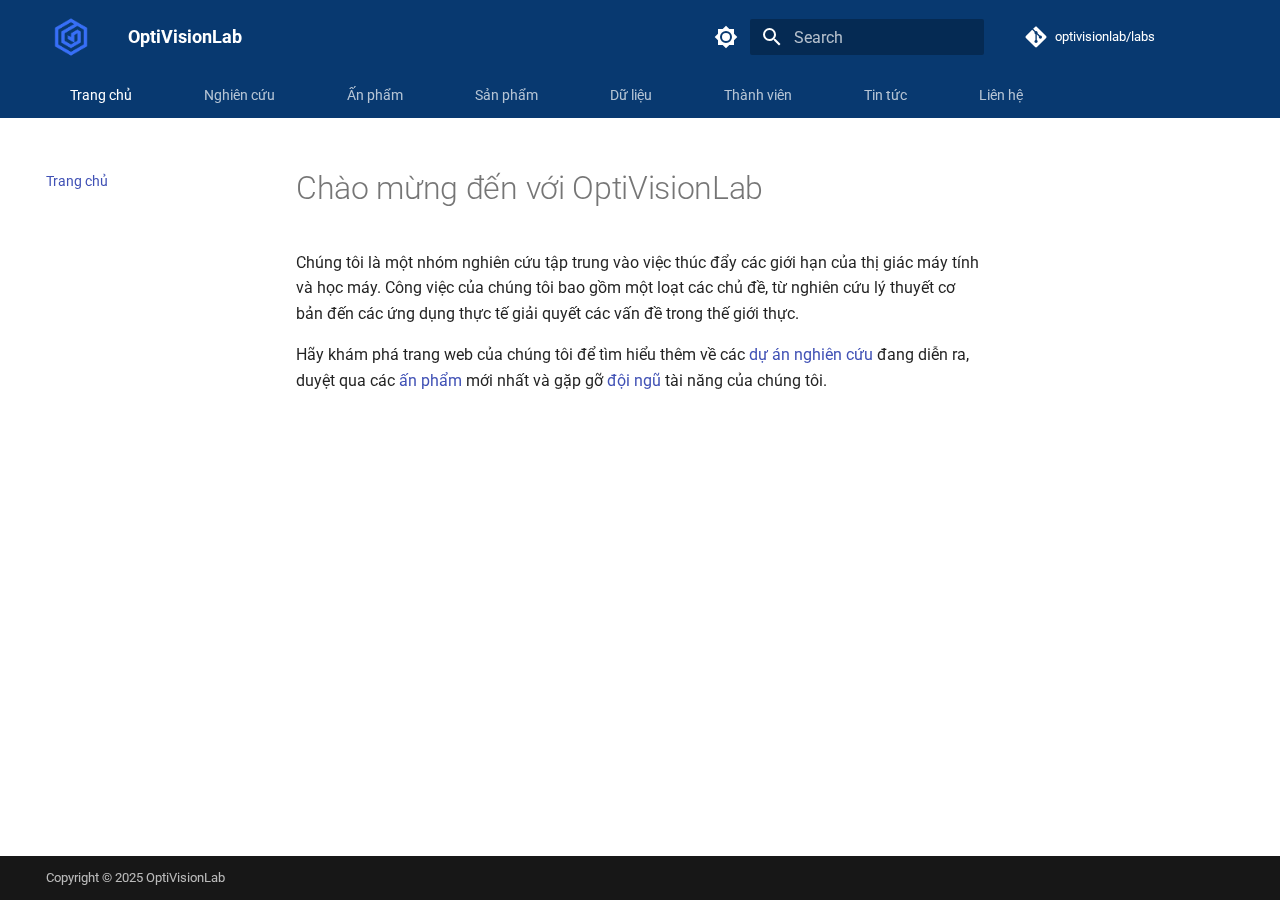
<file: index.html>
<!doctype html>
<html lang="en" class="no-js">
  <head>
    
      <meta charset="utf-8">
      <meta name="viewport" content="width=device-width,initial-scale=1">
      
        <meta name="description" content="Chúng tôi là một nhóm nghiên cứu tập trung vào việc thúc đẩy các giới hạn của thị giác máy tính và học máy. Công việc của chúng tôi bao gồm một loạt các chủ đề, từ nghiên cứu lý thuyết cơ bản đến các ứng dụng thực tế giải quyết các vấn đề trong thế giới thực.">
      
      
      
        <link rel="canonical" href="https://optivisionlab.github.io/labs/">
      
      
      
        <link rel="next" href="research/">
      
      
      <link rel="icon" href="assets/logo.png">
      <meta name="generator" content="mkdocs-1.6.1, mkdocs-material-9.6.22">
    
    
      
        <title>OptiVisionLab</title>
      
    
    
      <link rel="stylesheet" href="assets/stylesheets/main.84d31ad4.min.css">
      
        
        <link rel="stylesheet" href="assets/stylesheets/palette.06af60db.min.css">
      
      


    
    
      
    
    
      
        
        
        <link rel="preconnect" href="https://fonts.gstatic.com" crossorigin>
        <link rel="stylesheet" href="https://fonts.googleapis.com/css?family=Roboto:300,300i,400,400i,700,700i%7CRoboto+Mono:400,400i,700,700i&display=fallback">
        <style>:root{--md-text-font:"Roboto";--md-code-font:"Roboto Mono"}</style>
      
    
    
      <link rel="stylesheet" href="assets/custom.css">
    
    <script>__md_scope=new URL(".",location),__md_hash=e=>[...e].reduce(((e,_)=>(e<<5)-e+_.charCodeAt(0)),0),__md_get=(e,_=localStorage,t=__md_scope)=>JSON.parse(_.getItem(t.pathname+"."+e)),__md_set=(e,_,t=localStorage,a=__md_scope)=>{try{t.setItem(a.pathname+"."+e,JSON.stringify(_))}catch(e){}}</script>
    
      

    
    
    
  </head>
  
  
    
    
      
    
    
    
    
    <body dir="ltr" data-md-color-scheme="default" data-md-color-primary="indigo" data-md-color-accent="indigo">
  
    
    <input class="md-toggle" data-md-toggle="drawer" type="checkbox" id="__drawer" autocomplete="off">
    <input class="md-toggle" data-md-toggle="search" type="checkbox" id="__search" autocomplete="off">
    <label class="md-overlay" for="__drawer"></label>
    <div data-md-component="skip">
      
        
        <a href="#chao-mung-en-voi-optivisionlab" class="md-skip">
          Skip to content
        </a>
      
    </div>
    <div data-md-component="announce">
      
    </div>
    
    
      

<header class="md-header" data-md-component="header">
  <nav class="md-header__inner md-grid" aria-label="Header">
    <a href="." title="OptiVisionLab" class="md-header__button md-logo" aria-label="OptiVisionLab" data-md-component="logo">
      
  <img src="assets/logo.png" alt="logo">

    </a>
    <label class="md-header__button md-icon" for="__drawer">
      
      <svg xmlns="http://www.w3.org/2000/svg" viewBox="0 0 24 24"><path d="M3 6h18v2H3zm0 5h18v2H3zm0 5h18v2H3z"/></svg>
    </label>
    <div class="md-header__title" data-md-component="header-title">
      <div class="md-header__ellipsis">
        <div class="md-header__topic">
          <span class="md-ellipsis">
            OptiVisionLab
          </span>
        </div>
        <div class="md-header__topic" data-md-component="header-topic">
          <span class="md-ellipsis">
            
              Trang chủ
            
          </span>
        </div>
      </div>
    </div>
    
      
        <form class="md-header__option" data-md-component="palette">
  
    
    
    
    <input class="md-option" data-md-color-media="" data-md-color-scheme="default" data-md-color-primary="indigo" data-md-color-accent="indigo"  aria-label="Switch to dark mode"  type="radio" name="__palette" id="__palette_0">
    
      <label class="md-header__button md-icon" title="Switch to dark mode" for="__palette_1" hidden>
        <svg xmlns="http://www.w3.org/2000/svg" viewBox="0 0 24 24"><path d="M12 8a4 4 0 0 0-4 4 4 4 0 0 0 4 4 4 4 0 0 0 4-4 4 4 0 0 0-4-4m0 10a6 6 0 0 1-6-6 6 6 0 0 1 6-6 6 6 0 0 1 6 6 6 6 0 0 1-6 6m8-9.31V4h-4.69L12 .69 8.69 4H4v4.69L.69 12 4 15.31V20h4.69L12 23.31 15.31 20H20v-4.69L23.31 12z"/></svg>
      </label>
    
  
    
    
    
    <input class="md-option" data-md-color-media="" data-md-color-scheme="slate" data-md-color-primary="indigo" data-md-color-accent="indigo"  aria-label="Switch to light mode"  type="radio" name="__palette" id="__palette_1">
    
      <label class="md-header__button md-icon" title="Switch to light mode" for="__palette_0" hidden>
        <svg xmlns="http://www.w3.org/2000/svg" viewBox="0 0 24 24"><path d="M12 18c-.89 0-1.74-.2-2.5-.55C11.56 16.5 13 14.42 13 12s-1.44-4.5-3.5-5.45C10.26 6.2 11.11 6 12 6a6 6 0 0 1 6 6 6 6 0 0 1-6 6m8-9.31V4h-4.69L12 .69 8.69 4H4v4.69L.69 12 4 15.31V20h4.69L12 23.31 15.31 20H20v-4.69L23.31 12z"/></svg>
      </label>
    
  
</form>
      
    
    
      <script>var palette=__md_get("__palette");if(palette&&palette.color){if("(prefers-color-scheme)"===palette.color.media){var media=matchMedia("(prefers-color-scheme: light)"),input=document.querySelector(media.matches?"[data-md-color-media='(prefers-color-scheme: light)']":"[data-md-color-media='(prefers-color-scheme: dark)']");palette.color.media=input.getAttribute("data-md-color-media"),palette.color.scheme=input.getAttribute("data-md-color-scheme"),palette.color.primary=input.getAttribute("data-md-color-primary"),palette.color.accent=input.getAttribute("data-md-color-accent")}for(var[key,value]of Object.entries(palette.color))document.body.setAttribute("data-md-color-"+key,value)}</script>
    
    
    
      
      
        <label class="md-header__button md-icon" for="__search">
          
          <svg xmlns="http://www.w3.org/2000/svg" viewBox="0 0 24 24"><path d="M9.5 3A6.5 6.5 0 0 1 16 9.5c0 1.61-.59 3.09-1.56 4.23l.27.27h.79l5 5-1.5 1.5-5-5v-.79l-.27-.27A6.52 6.52 0 0 1 9.5 16 6.5 6.5 0 0 1 3 9.5 6.5 6.5 0 0 1 9.5 3m0 2C7 5 5 7 5 9.5S7 14 9.5 14 14 12 14 9.5 12 5 9.5 5"/></svg>
        </label>
        <div class="md-search" data-md-component="search" role="dialog">
  <label class="md-search__overlay" for="__search"></label>
  <div class="md-search__inner" role="search">
    <form class="md-search__form" name="search">
      <input type="text" class="md-search__input" name="query" aria-label="Search" placeholder="Search" autocapitalize="off" autocorrect="off" autocomplete="off" spellcheck="false" data-md-component="search-query" required>
      <label class="md-search__icon md-icon" for="__search">
        
        <svg xmlns="http://www.w3.org/2000/svg" viewBox="0 0 24 24"><path d="M9.5 3A6.5 6.5 0 0 1 16 9.5c0 1.61-.59 3.09-1.56 4.23l.27.27h.79l5 5-1.5 1.5-5-5v-.79l-.27-.27A6.52 6.52 0 0 1 9.5 16 6.5 6.5 0 0 1 3 9.5 6.5 6.5 0 0 1 9.5 3m0 2C7 5 5 7 5 9.5S7 14 9.5 14 14 12 14 9.5 12 5 9.5 5"/></svg>
        
        <svg xmlns="http://www.w3.org/2000/svg" viewBox="0 0 24 24"><path d="M20 11v2H8l5.5 5.5-1.42 1.42L4.16 12l7.92-7.92L13.5 5.5 8 11z"/></svg>
      </label>
      <nav class="md-search__options" aria-label="Search">
        
        <button type="reset" class="md-search__icon md-icon" title="Clear" aria-label="Clear" tabindex="-1">
          
          <svg xmlns="http://www.w3.org/2000/svg" viewBox="0 0 24 24"><path d="M19 6.41 17.59 5 12 10.59 6.41 5 5 6.41 10.59 12 5 17.59 6.41 19 12 13.41 17.59 19 19 17.59 13.41 12z"/></svg>
        </button>
      </nav>
      
        <div class="md-search__suggest" data-md-component="search-suggest"></div>
      
    </form>
    <div class="md-search__output">
      <div class="md-search__scrollwrap" tabindex="0" data-md-scrollfix>
        <div class="md-search-result" data-md-component="search-result">
          <div class="md-search-result__meta">
            Initializing search
          </div>
          <ol class="md-search-result__list" role="presentation"></ol>
        </div>
      </div>
    </div>
  </div>
</div>
      
    
    
      <div class="md-header__source">
        <a href="https://github.com/optivisionlab/labs" title="Go to repository" class="md-source" data-md-component="source">
  <div class="md-source__icon md-icon">
    
    <svg xmlns="http://www.w3.org/2000/svg" viewBox="0 0 448 512"><!--! Font Awesome Free 7.1.0 by @fontawesome - https://fontawesome.com License - https://fontawesome.com/license/free (Icons: CC BY 4.0, Fonts: SIL OFL 1.1, Code: MIT License) Copyright 2025 Fonticons, Inc.--><path d="M439.6 236.1 244 40.5c-5.4-5.5-12.8-8.5-20.4-8.5s-15 3-20.4 8.4L162.5 81l51.5 51.5c27.1-9.1 52.7 16.8 43.4 43.7l49.7 49.7c34.2-11.8 61.2 31 35.5 56.7-26.5 26.5-70.2-2.9-56-37.3L240.3 199v121.9c25.3 12.5 22.3 41.8 9.1 55-6.4 6.4-15.2 10.1-24.3 10.1s-17.8-3.6-24.3-10.1c-17.6-17.6-11.1-46.9 11.2-56v-123c-20.8-8.5-24.6-30.7-18.6-45L142.6 101 8.5 235.1C3 240.6 0 247.9 0 255.5s3 15 8.5 20.4l195.6 195.7c5.4 5.4 12.7 8.4 20.4 8.4s15-3 20.4-8.4l194.7-194.7c5.4-5.4 8.4-12.8 8.4-20.4s-3-15-8.4-20.4"/></svg>
  </div>
  <div class="md-source__repository">
    optivisionlab/labs
  </div>
</a>
      </div>
    
  </nav>
  
</header>
    
    <div class="md-container" data-md-component="container">
      
      
        
          
            
<nav class="md-tabs" aria-label="Tabs" data-md-component="tabs">
  <div class="md-grid">
    <ul class="md-tabs__list">
      
        
  
  
  
    
  
  
    <li class="md-tabs__item md-tabs__item--active">
      <a href="." class="md-tabs__link">
        
  
  
    
  
  Trang chủ

      </a>
    </li>
  

      
        
  
  
  
  
    
    
      <li class="md-tabs__item">
        <a href="research/" class="md-tabs__link">
          
  
  
  Nghiên cứu

        </a>
      </li>
    
  

      
        
  
  
  
  
    <li class="md-tabs__item">
      <a href="publications/" class="md-tabs__link">
        
  
  
    
  
  Ấn phẩm

      </a>
    </li>
  

      
        
  
  
  
  
    <li class="md-tabs__item">
      <a href="products/" class="md-tabs__link">
        
  
  
    
  
  Sản phẩm

      </a>
    </li>
  

      
        
  
  
  
  
    <li class="md-tabs__item">
      <a href="datasets/" class="md-tabs__link">
        
  
  
    
  
  Dữ liệu

      </a>
    </li>
  

      
        
  
  
  
  
    <li class="md-tabs__item">
      <a href="people/" class="md-tabs__link">
        
  
  
    
  
  Thành viên

      </a>
    </li>
  

      
        
  
  
  
  
    <li class="md-tabs__item">
      <a href="news/" class="md-tabs__link">
        
  
  
    
  
  Tin tức

      </a>
    </li>
  

      
        
  
  
  
  
    <li class="md-tabs__item">
      <a href="contact/" class="md-tabs__link">
        
  
  
    
  
  Liên hệ

      </a>
    </li>
  

      
    </ul>
  </div>
</nav>
          
        
      
      <main class="md-main" data-md-component="main">
        <div class="md-main__inner md-grid">
          
            
              
              <div class="md-sidebar md-sidebar--primary" data-md-component="sidebar" data-md-type="navigation" >
                <div class="md-sidebar__scrollwrap">
                  <div class="md-sidebar__inner">
                    


  


<nav class="md-nav md-nav--primary md-nav--lifted" aria-label="Navigation" data-md-level="0">
  <label class="md-nav__title" for="__drawer">
    <a href="." title="OptiVisionLab" class="md-nav__button md-logo" aria-label="OptiVisionLab" data-md-component="logo">
      
  <img src="assets/logo.png" alt="logo">

    </a>
    OptiVisionLab
  </label>
  
    <div class="md-nav__source">
      <a href="https://github.com/optivisionlab/labs" title="Go to repository" class="md-source" data-md-component="source">
  <div class="md-source__icon md-icon">
    
    <svg xmlns="http://www.w3.org/2000/svg" viewBox="0 0 448 512"><!--! Font Awesome Free 7.1.0 by @fontawesome - https://fontawesome.com License - https://fontawesome.com/license/free (Icons: CC BY 4.0, Fonts: SIL OFL 1.1, Code: MIT License) Copyright 2025 Fonticons, Inc.--><path d="M439.6 236.1 244 40.5c-5.4-5.5-12.8-8.5-20.4-8.5s-15 3-20.4 8.4L162.5 81l51.5 51.5c27.1-9.1 52.7 16.8 43.4 43.7l49.7 49.7c34.2-11.8 61.2 31 35.5 56.7-26.5 26.5-70.2-2.9-56-37.3L240.3 199v121.9c25.3 12.5 22.3 41.8 9.1 55-6.4 6.4-15.2 10.1-24.3 10.1s-17.8-3.6-24.3-10.1c-17.6-17.6-11.1-46.9 11.2-56v-123c-20.8-8.5-24.6-30.7-18.6-45L142.6 101 8.5 235.1C3 240.6 0 247.9 0 255.5s3 15 8.5 20.4l195.6 195.7c5.4 5.4 12.7 8.4 20.4 8.4s15-3 20.4-8.4l194.7-194.7c5.4-5.4 8.4-12.8 8.4-20.4s-3-15-8.4-20.4"/></svg>
  </div>
  <div class="md-source__repository">
    optivisionlab/labs
  </div>
</a>
    </div>
  
  <ul class="md-nav__list" data-md-scrollfix>
    
      
      
  
  
    
  
  
  
    <li class="md-nav__item md-nav__item--active">
      
      <input class="md-nav__toggle md-toggle" type="checkbox" id="__toc">
      
      
        
      
      
      <a href="." class="md-nav__link md-nav__link--active">
        
  
  
  <span class="md-ellipsis">
    Trang chủ
    
  </span>
  

      </a>
      
    </li>
  

    
      
      
  
  
  
  
    
    
    
    
      
      
        
      
    
    
    <li class="md-nav__item md-nav__item--nested">
      
        
        
        <input class="md-nav__toggle md-toggle " type="checkbox" id="__nav_2" >
        
          
          <label class="md-nav__link" for="__nav_2" id="__nav_2_label" tabindex="0">
            
  
  
  <span class="md-ellipsis">
    Nghiên cứu
    
  </span>
  

            <span class="md-nav__icon md-icon"></span>
          </label>
        
        <nav class="md-nav" data-md-level="1" aria-labelledby="__nav_2_label" aria-expanded="false">
          <label class="md-nav__title" for="__nav_2">
            <span class="md-nav__icon md-icon"></span>
            Nghiên cứu
          </label>
          <ul class="md-nav__list" data-md-scrollfix>
            
              
                
  
  
  
  
    <li class="md-nav__item">
      <a href="research/" class="md-nav__link">
        
  
  
  <span class="md-ellipsis">
    Tổng quan
    
  </span>
  

      </a>
    </li>
  

              
            
              
                
  
  
  
  
    <li class="md-nav__item">
      <a href="posts/post1/" class="md-nav__link">
        
  
  
  <span class="md-ellipsis">
    Tiêu đề bài viết đầu tiên
    
  </span>
  

      </a>
    </li>
  

              
            
          </ul>
        </nav>
      
    </li>
  

    
      
      
  
  
  
  
    <li class="md-nav__item">
      <a href="publications/" class="md-nav__link">
        
  
  
  <span class="md-ellipsis">
    Ấn phẩm
    
  </span>
  

      </a>
    </li>
  

    
      
      
  
  
  
  
    <li class="md-nav__item">
      <a href="products/" class="md-nav__link">
        
  
  
  <span class="md-ellipsis">
    Sản phẩm
    
  </span>
  

      </a>
    </li>
  

    
      
      
  
  
  
  
    <li class="md-nav__item">
      <a href="datasets/" class="md-nav__link">
        
  
  
  <span class="md-ellipsis">
    Dữ liệu
    
  </span>
  

      </a>
    </li>
  

    
      
      
  
  
  
  
    <li class="md-nav__item">
      <a href="people/" class="md-nav__link">
        
  
  
  <span class="md-ellipsis">
    Thành viên
    
  </span>
  

      </a>
    </li>
  

    
      
      
  
  
  
  
    <li class="md-nav__item">
      <a href="news/" class="md-nav__link">
        
  
  
  <span class="md-ellipsis">
    Tin tức
    
  </span>
  

      </a>
    </li>
  

    
      
      
  
  
  
  
    <li class="md-nav__item">
      <a href="contact/" class="md-nav__link">
        
  
  
  <span class="md-ellipsis">
    Liên hệ
    
  </span>
  

      </a>
    </li>
  

    
  </ul>
</nav>
                  </div>
                </div>
              </div>
            
            
              
              <div class="md-sidebar md-sidebar--secondary" data-md-component="sidebar" data-md-type="toc" >
                <div class="md-sidebar__scrollwrap">
                  <div class="md-sidebar__inner">
                    

<nav class="md-nav md-nav--secondary" aria-label="Table of contents">
  
  
  
    
  
  
</nav>
                  </div>
                </div>
              </div>
            
          
          
            <div class="md-content" data-md-component="content">
              <article class="md-content__inner md-typeset">
                
                  


  
  


<h1 id="chao-mung-en-voi-optivisionlab">Chào mừng đến với OptiVisionLab</h1>
<p>Chúng tôi là một nhóm nghiên cứu tập trung vào việc thúc đẩy các giới hạn của thị giác máy tính và học máy. Công việc của chúng tôi bao gồm một loạt các chủ đề, từ nghiên cứu lý thuyết cơ bản đến các ứng dụng thực tế giải quyết các vấn đề trong thế giới thực.</p>
<p>Hãy khám phá trang web của chúng tôi để tìm hiểu thêm về các <a href="research/">dự án nghiên cứu</a> đang diễn ra, duyệt qua các <a href="publications/">ấn phẩm</a> mới nhất và gặp gỡ <a href="people/">đội ngũ</a> tài năng của chúng tôi.</p>












                
              </article>
            </div>
          
          
<script>var target=document.getElementById(location.hash.slice(1));target&&target.name&&(target.checked=target.name.startsWith("__tabbed_"))</script>
        </div>
        
          <button type="button" class="md-top md-icon" data-md-component="top" hidden>
  
  <svg xmlns="http://www.w3.org/2000/svg" viewBox="0 0 24 24"><path d="M13 20h-2V8l-5.5 5.5-1.42-1.42L12 4.16l7.92 7.92-1.42 1.42L13 8z"/></svg>
  Back to top
</button>
        
      </main>
      
  <footer class="md-footer">
    <div class="md-footer-meta md-typeset">
      <div class="md-footer-meta__inner md-grid">
        <div class="md-copyright">
          
            <div class="md-copyright__highlight">
              Copyright © 2025 OptiVisionLab
            </div>
          
        </div>
      </div>
    </div>
  </footer>

    </div>
    <div class="md-dialog" data-md-component="dialog">
      <div class="md-dialog__inner md-typeset"></div>
    </div>
    
    
    
      
      <script id="__config" type="application/json">{"base": ".", "features": ["content.code.copy", "navigation.tabs", "navigation.sections", "navigation.top", "search.suggest", "search.highlight", "header.autohide"], "search": "assets/javascripts/workers/search.973d3a69.min.js", "tags": null, "translations": {"clipboard.copied": "Copied to clipboard", "clipboard.copy": "Copy to clipboard", "search.result.more.one": "1 more on this page", "search.result.more.other": "# more on this page", "search.result.none": "No matching documents", "search.result.one": "1 matching document", "search.result.other": "# matching documents", "search.result.placeholder": "Type to start searching", "search.result.term.missing": "Missing", "select.version": "Select version"}, "version": null}</script>
    
    
      <script src="assets/javascripts/bundle.f55a23d4.min.js"></script>
      
    
  </body>
</html>
</file>
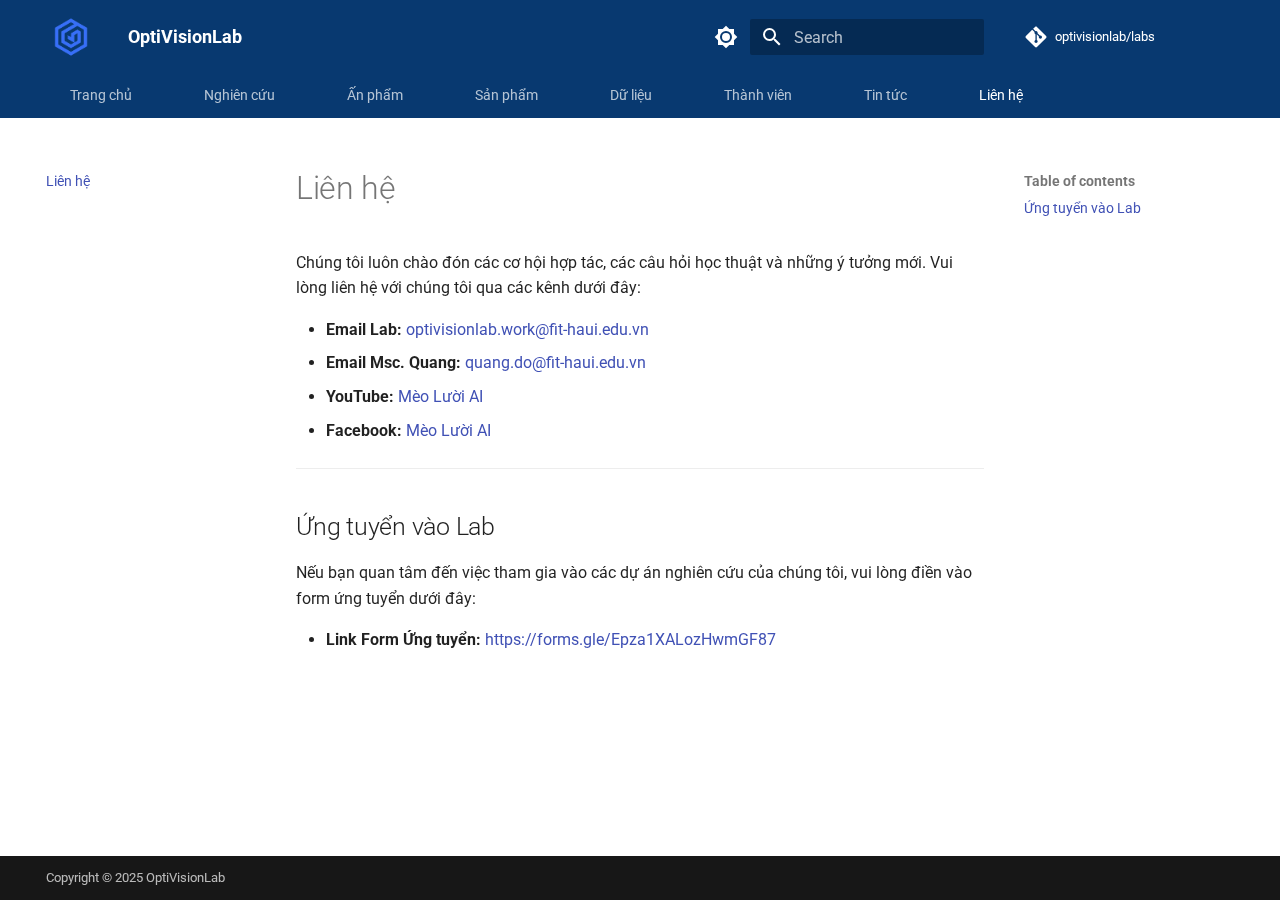
<file: contact/index.html>
<!doctype html>
<html lang="en" class="no-js">
  <head>
    
      <meta charset="utf-8">
      <meta name="viewport" content="width=device-width,initial-scale=1">
      
        <meta name="description" content="Chúng tôi là một nhóm nghiên cứu tập trung vào việc thúc đẩy các giới hạn của thị giác máy tính và học máy. Công việc của chúng tôi bao gồm một loạt các chủ đề, từ nghiên cứu lý thuyết cơ bản đến các ứng dụng thực tế giải quyết các vấn đề trong thế giới thực.">
      
      
      
        <link rel="canonical" href="https://optivisionlab.github.io/labs/contact/">
      
      
        <link rel="prev" href="../news/">
      
      
      
      <link rel="icon" href="../assets/logo.png">
      <meta name="generator" content="mkdocs-1.6.1, mkdocs-material-9.6.22">
    
    
      
        <title>Liên hệ - OptiVisionLab</title>
      
    
    
      <link rel="stylesheet" href="../assets/stylesheets/main.84d31ad4.min.css">
      
        
        <link rel="stylesheet" href="../assets/stylesheets/palette.06af60db.min.css">
      
      


    
    
      
    
    
      
        
        
        <link rel="preconnect" href="https://fonts.gstatic.com" crossorigin>
        <link rel="stylesheet" href="https://fonts.googleapis.com/css?family=Roboto:300,300i,400,400i,700,700i%7CRoboto+Mono:400,400i,700,700i&display=fallback">
        <style>:root{--md-text-font:"Roboto";--md-code-font:"Roboto Mono"}</style>
      
    
    
      <link rel="stylesheet" href="../assets/custom.css">
    
    <script>__md_scope=new URL("..",location),__md_hash=e=>[...e].reduce(((e,_)=>(e<<5)-e+_.charCodeAt(0)),0),__md_get=(e,_=localStorage,t=__md_scope)=>JSON.parse(_.getItem(t.pathname+"."+e)),__md_set=(e,_,t=localStorage,a=__md_scope)=>{try{t.setItem(a.pathname+"."+e,JSON.stringify(_))}catch(e){}}</script>
    
      

    
    
    
  </head>
  
  
    
    
      
    
    
    
    
    <body dir="ltr" data-md-color-scheme="default" data-md-color-primary="indigo" data-md-color-accent="indigo">
  
    
    <input class="md-toggle" data-md-toggle="drawer" type="checkbox" id="__drawer" autocomplete="off">
    <input class="md-toggle" data-md-toggle="search" type="checkbox" id="__search" autocomplete="off">
    <label class="md-overlay" for="__drawer"></label>
    <div data-md-component="skip">
      
        
        <a href="#lien-he" class="md-skip">
          Skip to content
        </a>
      
    </div>
    <div data-md-component="announce">
      
    </div>
    
    
      

<header class="md-header" data-md-component="header">
  <nav class="md-header__inner md-grid" aria-label="Header">
    <a href=".." title="OptiVisionLab" class="md-header__button md-logo" aria-label="OptiVisionLab" data-md-component="logo">
      
  <img src="../assets/logo.png" alt="logo">

    </a>
    <label class="md-header__button md-icon" for="__drawer">
      
      <svg xmlns="http://www.w3.org/2000/svg" viewBox="0 0 24 24"><path d="M3 6h18v2H3zm0 5h18v2H3zm0 5h18v2H3z"/></svg>
    </label>
    <div class="md-header__title" data-md-component="header-title">
      <div class="md-header__ellipsis">
        <div class="md-header__topic">
          <span class="md-ellipsis">
            OptiVisionLab
          </span>
        </div>
        <div class="md-header__topic" data-md-component="header-topic">
          <span class="md-ellipsis">
            
              Liên hệ
            
          </span>
        </div>
      </div>
    </div>
    
      
        <form class="md-header__option" data-md-component="palette">
  
    
    
    
    <input class="md-option" data-md-color-media="" data-md-color-scheme="default" data-md-color-primary="indigo" data-md-color-accent="indigo"  aria-label="Switch to dark mode"  type="radio" name="__palette" id="__palette_0">
    
      <label class="md-header__button md-icon" title="Switch to dark mode" for="__palette_1" hidden>
        <svg xmlns="http://www.w3.org/2000/svg" viewBox="0 0 24 24"><path d="M12 8a4 4 0 0 0-4 4 4 4 0 0 0 4 4 4 4 0 0 0 4-4 4 4 0 0 0-4-4m0 10a6 6 0 0 1-6-6 6 6 0 0 1 6-6 6 6 0 0 1 6 6 6 6 0 0 1-6 6m8-9.31V4h-4.69L12 .69 8.69 4H4v4.69L.69 12 4 15.31V20h4.69L12 23.31 15.31 20H20v-4.69L23.31 12z"/></svg>
      </label>
    
  
    
    
    
    <input class="md-option" data-md-color-media="" data-md-color-scheme="slate" data-md-color-primary="indigo" data-md-color-accent="indigo"  aria-label="Switch to light mode"  type="radio" name="__palette" id="__palette_1">
    
      <label class="md-header__button md-icon" title="Switch to light mode" for="__palette_0" hidden>
        <svg xmlns="http://www.w3.org/2000/svg" viewBox="0 0 24 24"><path d="M12 18c-.89 0-1.74-.2-2.5-.55C11.56 16.5 13 14.42 13 12s-1.44-4.5-3.5-5.45C10.26 6.2 11.11 6 12 6a6 6 0 0 1 6 6 6 6 0 0 1-6 6m8-9.31V4h-4.69L12 .69 8.69 4H4v4.69L.69 12 4 15.31V20h4.69L12 23.31 15.31 20H20v-4.69L23.31 12z"/></svg>
      </label>
    
  
</form>
      
    
    
      <script>var palette=__md_get("__palette");if(palette&&palette.color){if("(prefers-color-scheme)"===palette.color.media){var media=matchMedia("(prefers-color-scheme: light)"),input=document.querySelector(media.matches?"[data-md-color-media='(prefers-color-scheme: light)']":"[data-md-color-media='(prefers-color-scheme: dark)']");palette.color.media=input.getAttribute("data-md-color-media"),palette.color.scheme=input.getAttribute("data-md-color-scheme"),palette.color.primary=input.getAttribute("data-md-color-primary"),palette.color.accent=input.getAttribute("data-md-color-accent")}for(var[key,value]of Object.entries(palette.color))document.body.setAttribute("data-md-color-"+key,value)}</script>
    
    
    
      
      
        <label class="md-header__button md-icon" for="__search">
          
          <svg xmlns="http://www.w3.org/2000/svg" viewBox="0 0 24 24"><path d="M9.5 3A6.5 6.5 0 0 1 16 9.5c0 1.61-.59 3.09-1.56 4.23l.27.27h.79l5 5-1.5 1.5-5-5v-.79l-.27-.27A6.52 6.52 0 0 1 9.5 16 6.5 6.5 0 0 1 3 9.5 6.5 6.5 0 0 1 9.5 3m0 2C7 5 5 7 5 9.5S7 14 9.5 14 14 12 14 9.5 12 5 9.5 5"/></svg>
        </label>
        <div class="md-search" data-md-component="search" role="dialog">
  <label class="md-search__overlay" for="__search"></label>
  <div class="md-search__inner" role="search">
    <form class="md-search__form" name="search">
      <input type="text" class="md-search__input" name="query" aria-label="Search" placeholder="Search" autocapitalize="off" autocorrect="off" autocomplete="off" spellcheck="false" data-md-component="search-query" required>
      <label class="md-search__icon md-icon" for="__search">
        
        <svg xmlns="http://www.w3.org/2000/svg" viewBox="0 0 24 24"><path d="M9.5 3A6.5 6.5 0 0 1 16 9.5c0 1.61-.59 3.09-1.56 4.23l.27.27h.79l5 5-1.5 1.5-5-5v-.79l-.27-.27A6.52 6.52 0 0 1 9.5 16 6.5 6.5 0 0 1 3 9.5 6.5 6.5 0 0 1 9.5 3m0 2C7 5 5 7 5 9.5S7 14 9.5 14 14 12 14 9.5 12 5 9.5 5"/></svg>
        
        <svg xmlns="http://www.w3.org/2000/svg" viewBox="0 0 24 24"><path d="M20 11v2H8l5.5 5.5-1.42 1.42L4.16 12l7.92-7.92L13.5 5.5 8 11z"/></svg>
      </label>
      <nav class="md-search__options" aria-label="Search">
        
        <button type="reset" class="md-search__icon md-icon" title="Clear" aria-label="Clear" tabindex="-1">
          
          <svg xmlns="http://www.w3.org/2000/svg" viewBox="0 0 24 24"><path d="M19 6.41 17.59 5 12 10.59 6.41 5 5 6.41 10.59 12 5 17.59 6.41 19 12 13.41 17.59 19 19 17.59 13.41 12z"/></svg>
        </button>
      </nav>
      
        <div class="md-search__suggest" data-md-component="search-suggest"></div>
      
    </form>
    <div class="md-search__output">
      <div class="md-search__scrollwrap" tabindex="0" data-md-scrollfix>
        <div class="md-search-result" data-md-component="search-result">
          <div class="md-search-result__meta">
            Initializing search
          </div>
          <ol class="md-search-result__list" role="presentation"></ol>
        </div>
      </div>
    </div>
  </div>
</div>
      
    
    
      <div class="md-header__source">
        <a href="https://github.com/optivisionlab/labs" title="Go to repository" class="md-source" data-md-component="source">
  <div class="md-source__icon md-icon">
    
    <svg xmlns="http://www.w3.org/2000/svg" viewBox="0 0 448 512"><!--! Font Awesome Free 7.1.0 by @fontawesome - https://fontawesome.com License - https://fontawesome.com/license/free (Icons: CC BY 4.0, Fonts: SIL OFL 1.1, Code: MIT License) Copyright 2025 Fonticons, Inc.--><path d="M439.6 236.1 244 40.5c-5.4-5.5-12.8-8.5-20.4-8.5s-15 3-20.4 8.4L162.5 81l51.5 51.5c27.1-9.1 52.7 16.8 43.4 43.7l49.7 49.7c34.2-11.8 61.2 31 35.5 56.7-26.5 26.5-70.2-2.9-56-37.3L240.3 199v121.9c25.3 12.5 22.3 41.8 9.1 55-6.4 6.4-15.2 10.1-24.3 10.1s-17.8-3.6-24.3-10.1c-17.6-17.6-11.1-46.9 11.2-56v-123c-20.8-8.5-24.6-30.7-18.6-45L142.6 101 8.5 235.1C3 240.6 0 247.9 0 255.5s3 15 8.5 20.4l195.6 195.7c5.4 5.4 12.7 8.4 20.4 8.4s15-3 20.4-8.4l194.7-194.7c5.4-5.4 8.4-12.8 8.4-20.4s-3-15-8.4-20.4"/></svg>
  </div>
  <div class="md-source__repository">
    optivisionlab/labs
  </div>
</a>
      </div>
    
  </nav>
  
</header>
    
    <div class="md-container" data-md-component="container">
      
      
        
          
            
<nav class="md-tabs" aria-label="Tabs" data-md-component="tabs">
  <div class="md-grid">
    <ul class="md-tabs__list">
      
        
  
  
  
  
    <li class="md-tabs__item">
      <a href=".." class="md-tabs__link">
        
  
  
    
  
  Trang chủ

      </a>
    </li>
  

      
        
  
  
  
  
    
    
      <li class="md-tabs__item">
        <a href="../research/" class="md-tabs__link">
          
  
  
  Nghiên cứu

        </a>
      </li>
    
  

      
        
  
  
  
  
    <li class="md-tabs__item">
      <a href="../publications/" class="md-tabs__link">
        
  
  
    
  
  Ấn phẩm

      </a>
    </li>
  

      
        
  
  
  
  
    <li class="md-tabs__item">
      <a href="../products/" class="md-tabs__link">
        
  
  
    
  
  Sản phẩm

      </a>
    </li>
  

      
        
  
  
  
  
    <li class="md-tabs__item">
      <a href="../datasets/" class="md-tabs__link">
        
  
  
    
  
  Dữ liệu

      </a>
    </li>
  

      
        
  
  
  
  
    <li class="md-tabs__item">
      <a href="../people/" class="md-tabs__link">
        
  
  
    
  
  Thành viên

      </a>
    </li>
  

      
        
  
  
  
  
    <li class="md-tabs__item">
      <a href="../news/" class="md-tabs__link">
        
  
  
    
  
  Tin tức

      </a>
    </li>
  

      
        
  
  
  
    
  
  
    <li class="md-tabs__item md-tabs__item--active">
      <a href="./" class="md-tabs__link">
        
  
  
    
  
  Liên hệ

      </a>
    </li>
  

      
    </ul>
  </div>
</nav>
          
        
      
      <main class="md-main" data-md-component="main">
        <div class="md-main__inner md-grid">
          
            
              
              <div class="md-sidebar md-sidebar--primary" data-md-component="sidebar" data-md-type="navigation" >
                <div class="md-sidebar__scrollwrap">
                  <div class="md-sidebar__inner">
                    


  


<nav class="md-nav md-nav--primary md-nav--lifted" aria-label="Navigation" data-md-level="0">
  <label class="md-nav__title" for="__drawer">
    <a href=".." title="OptiVisionLab" class="md-nav__button md-logo" aria-label="OptiVisionLab" data-md-component="logo">
      
  <img src="../assets/logo.png" alt="logo">

    </a>
    OptiVisionLab
  </label>
  
    <div class="md-nav__source">
      <a href="https://github.com/optivisionlab/labs" title="Go to repository" class="md-source" data-md-component="source">
  <div class="md-source__icon md-icon">
    
    <svg xmlns="http://www.w3.org/2000/svg" viewBox="0 0 448 512"><!--! Font Awesome Free 7.1.0 by @fontawesome - https://fontawesome.com License - https://fontawesome.com/license/free (Icons: CC BY 4.0, Fonts: SIL OFL 1.1, Code: MIT License) Copyright 2025 Fonticons, Inc.--><path d="M439.6 236.1 244 40.5c-5.4-5.5-12.8-8.5-20.4-8.5s-15 3-20.4 8.4L162.5 81l51.5 51.5c27.1-9.1 52.7 16.8 43.4 43.7l49.7 49.7c34.2-11.8 61.2 31 35.5 56.7-26.5 26.5-70.2-2.9-56-37.3L240.3 199v121.9c25.3 12.5 22.3 41.8 9.1 55-6.4 6.4-15.2 10.1-24.3 10.1s-17.8-3.6-24.3-10.1c-17.6-17.6-11.1-46.9 11.2-56v-123c-20.8-8.5-24.6-30.7-18.6-45L142.6 101 8.5 235.1C3 240.6 0 247.9 0 255.5s3 15 8.5 20.4l195.6 195.7c5.4 5.4 12.7 8.4 20.4 8.4s15-3 20.4-8.4l194.7-194.7c5.4-5.4 8.4-12.8 8.4-20.4s-3-15-8.4-20.4"/></svg>
  </div>
  <div class="md-source__repository">
    optivisionlab/labs
  </div>
</a>
    </div>
  
  <ul class="md-nav__list" data-md-scrollfix>
    
      
      
  
  
  
  
    <li class="md-nav__item">
      <a href=".." class="md-nav__link">
        
  
  
  <span class="md-ellipsis">
    Trang chủ
    
  </span>
  

      </a>
    </li>
  

    
      
      
  
  
  
  
    
    
    
    
      
      
        
      
    
    
    <li class="md-nav__item md-nav__item--nested">
      
        
        
        <input class="md-nav__toggle md-toggle " type="checkbox" id="__nav_2" >
        
          
          <label class="md-nav__link" for="__nav_2" id="__nav_2_label" tabindex="0">
            
  
  
  <span class="md-ellipsis">
    Nghiên cứu
    
  </span>
  

            <span class="md-nav__icon md-icon"></span>
          </label>
        
        <nav class="md-nav" data-md-level="1" aria-labelledby="__nav_2_label" aria-expanded="false">
          <label class="md-nav__title" for="__nav_2">
            <span class="md-nav__icon md-icon"></span>
            Nghiên cứu
          </label>
          <ul class="md-nav__list" data-md-scrollfix>
            
              
                
  
  
  
  
    <li class="md-nav__item">
      <a href="../research/" class="md-nav__link">
        
  
  
  <span class="md-ellipsis">
    Tổng quan
    
  </span>
  

      </a>
    </li>
  

              
            
              
                
  
  
  
  
    <li class="md-nav__item">
      <a href="../posts/post1/" class="md-nav__link">
        
  
  
  <span class="md-ellipsis">
    Tiêu đề bài viết đầu tiên
    
  </span>
  

      </a>
    </li>
  

              
            
          </ul>
        </nav>
      
    </li>
  

    
      
      
  
  
  
  
    <li class="md-nav__item">
      <a href="../publications/" class="md-nav__link">
        
  
  
  <span class="md-ellipsis">
    Ấn phẩm
    
  </span>
  

      </a>
    </li>
  

    
      
      
  
  
  
  
    <li class="md-nav__item">
      <a href="../products/" class="md-nav__link">
        
  
  
  <span class="md-ellipsis">
    Sản phẩm
    
  </span>
  

      </a>
    </li>
  

    
      
      
  
  
  
  
    <li class="md-nav__item">
      <a href="../datasets/" class="md-nav__link">
        
  
  
  <span class="md-ellipsis">
    Dữ liệu
    
  </span>
  

      </a>
    </li>
  

    
      
      
  
  
  
  
    <li class="md-nav__item">
      <a href="../people/" class="md-nav__link">
        
  
  
  <span class="md-ellipsis">
    Thành viên
    
  </span>
  

      </a>
    </li>
  

    
      
      
  
  
  
  
    <li class="md-nav__item">
      <a href="../news/" class="md-nav__link">
        
  
  
  <span class="md-ellipsis">
    Tin tức
    
  </span>
  

      </a>
    </li>
  

    
      
      
  
  
    
  
  
  
    <li class="md-nav__item md-nav__item--active">
      
      <input class="md-nav__toggle md-toggle" type="checkbox" id="__toc">
      
      
        
      
      
        <label class="md-nav__link md-nav__link--active" for="__toc">
          
  
  
  <span class="md-ellipsis">
    Liên hệ
    
  </span>
  

          <span class="md-nav__icon md-icon"></span>
        </label>
      
      <a href="./" class="md-nav__link md-nav__link--active">
        
  
  
  <span class="md-ellipsis">
    Liên hệ
    
  </span>
  

      </a>
      
        

<nav class="md-nav md-nav--secondary" aria-label="Table of contents">
  
  
  
    
  
  
    <label class="md-nav__title" for="__toc">
      <span class="md-nav__icon md-icon"></span>
      Table of contents
    </label>
    <ul class="md-nav__list" data-md-component="toc" data-md-scrollfix>
      
        <li class="md-nav__item">
  <a href="#ung-tuyen-vao-lab" class="md-nav__link">
    <span class="md-ellipsis">
      Ứng tuyển vào Lab
    </span>
  </a>
  
</li>
      
    </ul>
  
</nav>
      
    </li>
  

    
  </ul>
</nav>
                  </div>
                </div>
              </div>
            
            
              
              <div class="md-sidebar md-sidebar--secondary" data-md-component="sidebar" data-md-type="toc" >
                <div class="md-sidebar__scrollwrap">
                  <div class="md-sidebar__inner">
                    

<nav class="md-nav md-nav--secondary" aria-label="Table of contents">
  
  
  
    
  
  
    <label class="md-nav__title" for="__toc">
      <span class="md-nav__icon md-icon"></span>
      Table of contents
    </label>
    <ul class="md-nav__list" data-md-component="toc" data-md-scrollfix>
      
        <li class="md-nav__item">
  <a href="#ung-tuyen-vao-lab" class="md-nav__link">
    <span class="md-ellipsis">
      Ứng tuyển vào Lab
    </span>
  </a>
  
</li>
      
    </ul>
  
</nav>
                  </div>
                </div>
              </div>
            
          
          
            <div class="md-content" data-md-component="content">
              <article class="md-content__inner md-typeset">
                
                  


  
  


<h1 id="lien-he">Liên hệ</h1>
<p>Chúng tôi luôn chào đón các cơ hội hợp tác, các câu hỏi học thuật và những ý tưởng mới. Vui lòng liên hệ với chúng tôi qua các kênh dưới đây:</p>
<ul>
<li><strong>Email Lab:</strong> <a href="mailto:optivisionlab.work@fit-haui.edu.vn">optivisionlab.work@fit-haui.edu.vn</a></li>
<li><strong>Email Msc. Quang:</strong> <a href="mailto:quang.do@fit-haui.edu.vn">quang.do@fit-haui.edu.vn</a></li>
<li><strong>YouTube:</strong> <a href="https://www.youtube.com/@meoluoiai">Mèo Lười AI</a></li>
<li><strong>Facebook:</strong> <a href="https://www.facebook.com/meoluoiai/">Mèo Lười AI</a></li>
</ul>
<hr />
<h2 id="ung-tuyen-vao-lab">Ứng tuyển vào Lab</h2>
<p>Nếu bạn quan tâm đến việc tham gia vào các dự án nghiên cứu của chúng tôi, vui lòng điền vào form ứng tuyển dưới đây:</p>
<ul>
<li><strong>Link Form Ứng tuyển:</strong> <a href="https://forms.gle/Epza1XALozHwmGF87">https://forms.gle/Epza1XALozHwmGF87</a></li>
</ul>












                
              </article>
            </div>
          
          
<script>var target=document.getElementById(location.hash.slice(1));target&&target.name&&(target.checked=target.name.startsWith("__tabbed_"))</script>
        </div>
        
          <button type="button" class="md-top md-icon" data-md-component="top" hidden>
  
  <svg xmlns="http://www.w3.org/2000/svg" viewBox="0 0 24 24"><path d="M13 20h-2V8l-5.5 5.5-1.42-1.42L12 4.16l7.92 7.92-1.42 1.42L13 8z"/></svg>
  Back to top
</button>
        
      </main>
      
  <footer class="md-footer">
    <div class="md-footer-meta md-typeset">
      <div class="md-footer-meta__inner md-grid">
        <div class="md-copyright">
          
            <div class="md-copyright__highlight">
              Copyright © 2025 OptiVisionLab
            </div>
          
        </div>
      </div>
    </div>
  </footer>

    </div>
    <div class="md-dialog" data-md-component="dialog">
      <div class="md-dialog__inner md-typeset"></div>
    </div>
    
    
    
      
      <script id="__config" type="application/json">{"base": "..", "features": ["content.code.copy", "navigation.tabs", "navigation.sections", "navigation.top", "search.suggest", "search.highlight", "header.autohide"], "search": "../assets/javascripts/workers/search.973d3a69.min.js", "tags": null, "translations": {"clipboard.copied": "Copied to clipboard", "clipboard.copy": "Copy to clipboard", "search.result.more.one": "1 more on this page", "search.result.more.other": "# more on this page", "search.result.none": "No matching documents", "search.result.one": "1 matching document", "search.result.other": "# matching documents", "search.result.placeholder": "Type to start searching", "search.result.term.missing": "Missing", "select.version": "Select version"}, "version": null}</script>
    
    
      <script src="../assets/javascripts/bundle.f55a23d4.min.js"></script>
      
    
  </body>
</html>
</file>
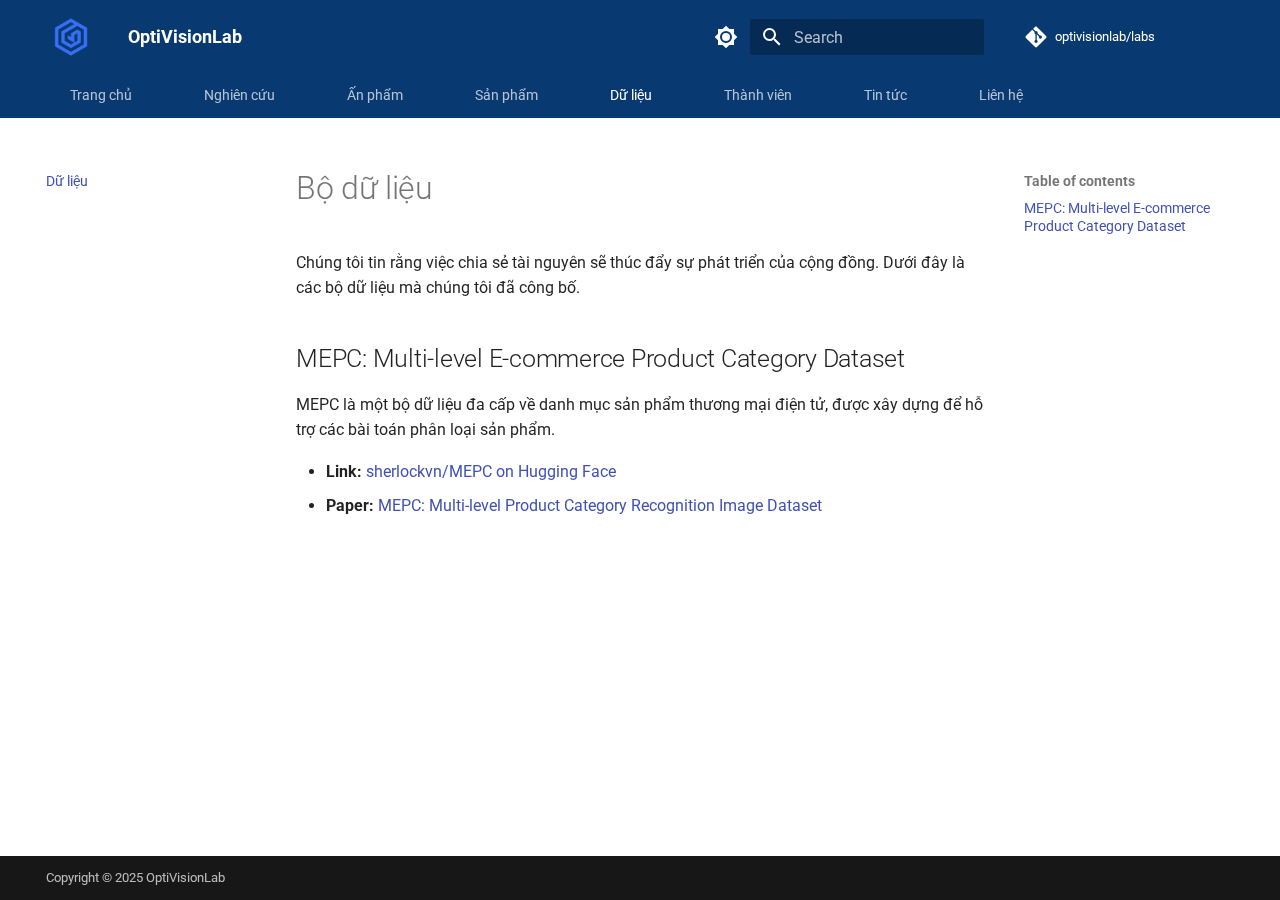
<file: datasets/index.html>
<!doctype html>
<html lang="en" class="no-js">
  <head>
    
      <meta charset="utf-8">
      <meta name="viewport" content="width=device-width,initial-scale=1">
      
        <meta name="description" content="Chúng tôi là một nhóm nghiên cứu tập trung vào việc thúc đẩy các giới hạn của thị giác máy tính và học máy. Công việc của chúng tôi bao gồm một loạt các chủ đề, từ nghiên cứu lý thuyết cơ bản đến các ứng dụng thực tế giải quyết các vấn đề trong thế giới thực.">
      
      
      
        <link rel="canonical" href="https://optivisionlab.github.io/labs/datasets/">
      
      
        <link rel="prev" href="../products/">
      
      
        <link rel="next" href="../people/">
      
      
      <link rel="icon" href="../assets/logo.png">
      <meta name="generator" content="mkdocs-1.6.1, mkdocs-material-9.6.22">
    
    
      
        <title>Dữ liệu - OptiVisionLab</title>
      
    
    
      <link rel="stylesheet" href="../assets/stylesheets/main.84d31ad4.min.css">
      
        
        <link rel="stylesheet" href="../assets/stylesheets/palette.06af60db.min.css">
      
      


    
    
      
    
    
      
        
        
        <link rel="preconnect" href="https://fonts.gstatic.com" crossorigin>
        <link rel="stylesheet" href="https://fonts.googleapis.com/css?family=Roboto:300,300i,400,400i,700,700i%7CRoboto+Mono:400,400i,700,700i&display=fallback">
        <style>:root{--md-text-font:"Roboto";--md-code-font:"Roboto Mono"}</style>
      
    
    
      <link rel="stylesheet" href="../assets/custom.css">
    
    <script>__md_scope=new URL("..",location),__md_hash=e=>[...e].reduce(((e,_)=>(e<<5)-e+_.charCodeAt(0)),0),__md_get=(e,_=localStorage,t=__md_scope)=>JSON.parse(_.getItem(t.pathname+"."+e)),__md_set=(e,_,t=localStorage,a=__md_scope)=>{try{t.setItem(a.pathname+"."+e,JSON.stringify(_))}catch(e){}}</script>
    
      

    
    
    
  </head>
  
  
    
    
      
    
    
    
    
    <body dir="ltr" data-md-color-scheme="default" data-md-color-primary="indigo" data-md-color-accent="indigo">
  
    
    <input class="md-toggle" data-md-toggle="drawer" type="checkbox" id="__drawer" autocomplete="off">
    <input class="md-toggle" data-md-toggle="search" type="checkbox" id="__search" autocomplete="off">
    <label class="md-overlay" for="__drawer"></label>
    <div data-md-component="skip">
      
        
        <a href="#bo-du-lieu" class="md-skip">
          Skip to content
        </a>
      
    </div>
    <div data-md-component="announce">
      
    </div>
    
    
      

<header class="md-header" data-md-component="header">
  <nav class="md-header__inner md-grid" aria-label="Header">
    <a href=".." title="OptiVisionLab" class="md-header__button md-logo" aria-label="OptiVisionLab" data-md-component="logo">
      
  <img src="../assets/logo.png" alt="logo">

    </a>
    <label class="md-header__button md-icon" for="__drawer">
      
      <svg xmlns="http://www.w3.org/2000/svg" viewBox="0 0 24 24"><path d="M3 6h18v2H3zm0 5h18v2H3zm0 5h18v2H3z"/></svg>
    </label>
    <div class="md-header__title" data-md-component="header-title">
      <div class="md-header__ellipsis">
        <div class="md-header__topic">
          <span class="md-ellipsis">
            OptiVisionLab
          </span>
        </div>
        <div class="md-header__topic" data-md-component="header-topic">
          <span class="md-ellipsis">
            
              Dữ liệu
            
          </span>
        </div>
      </div>
    </div>
    
      
        <form class="md-header__option" data-md-component="palette">
  
    
    
    
    <input class="md-option" data-md-color-media="" data-md-color-scheme="default" data-md-color-primary="indigo" data-md-color-accent="indigo"  aria-label="Switch to dark mode"  type="radio" name="__palette" id="__palette_0">
    
      <label class="md-header__button md-icon" title="Switch to dark mode" for="__palette_1" hidden>
        <svg xmlns="http://www.w3.org/2000/svg" viewBox="0 0 24 24"><path d="M12 8a4 4 0 0 0-4 4 4 4 0 0 0 4 4 4 4 0 0 0 4-4 4 4 0 0 0-4-4m0 10a6 6 0 0 1-6-6 6 6 0 0 1 6-6 6 6 0 0 1 6 6 6 6 0 0 1-6 6m8-9.31V4h-4.69L12 .69 8.69 4H4v4.69L.69 12 4 15.31V20h4.69L12 23.31 15.31 20H20v-4.69L23.31 12z"/></svg>
      </label>
    
  
    
    
    
    <input class="md-option" data-md-color-media="" data-md-color-scheme="slate" data-md-color-primary="indigo" data-md-color-accent="indigo"  aria-label="Switch to light mode"  type="radio" name="__palette" id="__palette_1">
    
      <label class="md-header__button md-icon" title="Switch to light mode" for="__palette_0" hidden>
        <svg xmlns="http://www.w3.org/2000/svg" viewBox="0 0 24 24"><path d="M12 18c-.89 0-1.74-.2-2.5-.55C11.56 16.5 13 14.42 13 12s-1.44-4.5-3.5-5.45C10.26 6.2 11.11 6 12 6a6 6 0 0 1 6 6 6 6 0 0 1-6 6m8-9.31V4h-4.69L12 .69 8.69 4H4v4.69L.69 12 4 15.31V20h4.69L12 23.31 15.31 20H20v-4.69L23.31 12z"/></svg>
      </label>
    
  
</form>
      
    
    
      <script>var palette=__md_get("__palette");if(palette&&palette.color){if("(prefers-color-scheme)"===palette.color.media){var media=matchMedia("(prefers-color-scheme: light)"),input=document.querySelector(media.matches?"[data-md-color-media='(prefers-color-scheme: light)']":"[data-md-color-media='(prefers-color-scheme: dark)']");palette.color.media=input.getAttribute("data-md-color-media"),palette.color.scheme=input.getAttribute("data-md-color-scheme"),palette.color.primary=input.getAttribute("data-md-color-primary"),palette.color.accent=input.getAttribute("data-md-color-accent")}for(var[key,value]of Object.entries(palette.color))document.body.setAttribute("data-md-color-"+key,value)}</script>
    
    
    
      
      
        <label class="md-header__button md-icon" for="__search">
          
          <svg xmlns="http://www.w3.org/2000/svg" viewBox="0 0 24 24"><path d="M9.5 3A6.5 6.5 0 0 1 16 9.5c0 1.61-.59 3.09-1.56 4.23l.27.27h.79l5 5-1.5 1.5-5-5v-.79l-.27-.27A6.52 6.52 0 0 1 9.5 16 6.5 6.5 0 0 1 3 9.5 6.5 6.5 0 0 1 9.5 3m0 2C7 5 5 7 5 9.5S7 14 9.5 14 14 12 14 9.5 12 5 9.5 5"/></svg>
        </label>
        <div class="md-search" data-md-component="search" role="dialog">
  <label class="md-search__overlay" for="__search"></label>
  <div class="md-search__inner" role="search">
    <form class="md-search__form" name="search">
      <input type="text" class="md-search__input" name="query" aria-label="Search" placeholder="Search" autocapitalize="off" autocorrect="off" autocomplete="off" spellcheck="false" data-md-component="search-query" required>
      <label class="md-search__icon md-icon" for="__search">
        
        <svg xmlns="http://www.w3.org/2000/svg" viewBox="0 0 24 24"><path d="M9.5 3A6.5 6.5 0 0 1 16 9.5c0 1.61-.59 3.09-1.56 4.23l.27.27h.79l5 5-1.5 1.5-5-5v-.79l-.27-.27A6.52 6.52 0 0 1 9.5 16 6.5 6.5 0 0 1 3 9.5 6.5 6.5 0 0 1 9.5 3m0 2C7 5 5 7 5 9.5S7 14 9.5 14 14 12 14 9.5 12 5 9.5 5"/></svg>
        
        <svg xmlns="http://www.w3.org/2000/svg" viewBox="0 0 24 24"><path d="M20 11v2H8l5.5 5.5-1.42 1.42L4.16 12l7.92-7.92L13.5 5.5 8 11z"/></svg>
      </label>
      <nav class="md-search__options" aria-label="Search">
        
        <button type="reset" class="md-search__icon md-icon" title="Clear" aria-label="Clear" tabindex="-1">
          
          <svg xmlns="http://www.w3.org/2000/svg" viewBox="0 0 24 24"><path d="M19 6.41 17.59 5 12 10.59 6.41 5 5 6.41 10.59 12 5 17.59 6.41 19 12 13.41 17.59 19 19 17.59 13.41 12z"/></svg>
        </button>
      </nav>
      
        <div class="md-search__suggest" data-md-component="search-suggest"></div>
      
    </form>
    <div class="md-search__output">
      <div class="md-search__scrollwrap" tabindex="0" data-md-scrollfix>
        <div class="md-search-result" data-md-component="search-result">
          <div class="md-search-result__meta">
            Initializing search
          </div>
          <ol class="md-search-result__list" role="presentation"></ol>
        </div>
      </div>
    </div>
  </div>
</div>
      
    
    
      <div class="md-header__source">
        <a href="https://github.com/optivisionlab/labs" title="Go to repository" class="md-source" data-md-component="source">
  <div class="md-source__icon md-icon">
    
    <svg xmlns="http://www.w3.org/2000/svg" viewBox="0 0 448 512"><!--! Font Awesome Free 7.1.0 by @fontawesome - https://fontawesome.com License - https://fontawesome.com/license/free (Icons: CC BY 4.0, Fonts: SIL OFL 1.1, Code: MIT License) Copyright 2025 Fonticons, Inc.--><path d="M439.6 236.1 244 40.5c-5.4-5.5-12.8-8.5-20.4-8.5s-15 3-20.4 8.4L162.5 81l51.5 51.5c27.1-9.1 52.7 16.8 43.4 43.7l49.7 49.7c34.2-11.8 61.2 31 35.5 56.7-26.5 26.5-70.2-2.9-56-37.3L240.3 199v121.9c25.3 12.5 22.3 41.8 9.1 55-6.4 6.4-15.2 10.1-24.3 10.1s-17.8-3.6-24.3-10.1c-17.6-17.6-11.1-46.9 11.2-56v-123c-20.8-8.5-24.6-30.7-18.6-45L142.6 101 8.5 235.1C3 240.6 0 247.9 0 255.5s3 15 8.5 20.4l195.6 195.7c5.4 5.4 12.7 8.4 20.4 8.4s15-3 20.4-8.4l194.7-194.7c5.4-5.4 8.4-12.8 8.4-20.4s-3-15-8.4-20.4"/></svg>
  </div>
  <div class="md-source__repository">
    optivisionlab/labs
  </div>
</a>
      </div>
    
  </nav>
  
</header>
    
    <div class="md-container" data-md-component="container">
      
      
        
          
            
<nav class="md-tabs" aria-label="Tabs" data-md-component="tabs">
  <div class="md-grid">
    <ul class="md-tabs__list">
      
        
  
  
  
  
    <li class="md-tabs__item">
      <a href=".." class="md-tabs__link">
        
  
  
    
  
  Trang chủ

      </a>
    </li>
  

      
        
  
  
  
  
    
    
      <li class="md-tabs__item">
        <a href="../research/" class="md-tabs__link">
          
  
  
  Nghiên cứu

        </a>
      </li>
    
  

      
        
  
  
  
  
    <li class="md-tabs__item">
      <a href="../publications/" class="md-tabs__link">
        
  
  
    
  
  Ấn phẩm

      </a>
    </li>
  

      
        
  
  
  
  
    <li class="md-tabs__item">
      <a href="../products/" class="md-tabs__link">
        
  
  
    
  
  Sản phẩm

      </a>
    </li>
  

      
        
  
  
  
    
  
  
    <li class="md-tabs__item md-tabs__item--active">
      <a href="./" class="md-tabs__link">
        
  
  
    
  
  Dữ liệu

      </a>
    </li>
  

      
        
  
  
  
  
    <li class="md-tabs__item">
      <a href="../people/" class="md-tabs__link">
        
  
  
    
  
  Thành viên

      </a>
    </li>
  

      
        
  
  
  
  
    <li class="md-tabs__item">
      <a href="../news/" class="md-tabs__link">
        
  
  
    
  
  Tin tức

      </a>
    </li>
  

      
        
  
  
  
  
    <li class="md-tabs__item">
      <a href="../contact/" class="md-tabs__link">
        
  
  
    
  
  Liên hệ

      </a>
    </li>
  

      
    </ul>
  </div>
</nav>
          
        
      
      <main class="md-main" data-md-component="main">
        <div class="md-main__inner md-grid">
          
            
              
              <div class="md-sidebar md-sidebar--primary" data-md-component="sidebar" data-md-type="navigation" >
                <div class="md-sidebar__scrollwrap">
                  <div class="md-sidebar__inner">
                    


  


<nav class="md-nav md-nav--primary md-nav--lifted" aria-label="Navigation" data-md-level="0">
  <label class="md-nav__title" for="__drawer">
    <a href=".." title="OptiVisionLab" class="md-nav__button md-logo" aria-label="OptiVisionLab" data-md-component="logo">
      
  <img src="../assets/logo.png" alt="logo">

    </a>
    OptiVisionLab
  </label>
  
    <div class="md-nav__source">
      <a href="https://github.com/optivisionlab/labs" title="Go to repository" class="md-source" data-md-component="source">
  <div class="md-source__icon md-icon">
    
    <svg xmlns="http://www.w3.org/2000/svg" viewBox="0 0 448 512"><!--! Font Awesome Free 7.1.0 by @fontawesome - https://fontawesome.com License - https://fontawesome.com/license/free (Icons: CC BY 4.0, Fonts: SIL OFL 1.1, Code: MIT License) Copyright 2025 Fonticons, Inc.--><path d="M439.6 236.1 244 40.5c-5.4-5.5-12.8-8.5-20.4-8.5s-15 3-20.4 8.4L162.5 81l51.5 51.5c27.1-9.1 52.7 16.8 43.4 43.7l49.7 49.7c34.2-11.8 61.2 31 35.5 56.7-26.5 26.5-70.2-2.9-56-37.3L240.3 199v121.9c25.3 12.5 22.3 41.8 9.1 55-6.4 6.4-15.2 10.1-24.3 10.1s-17.8-3.6-24.3-10.1c-17.6-17.6-11.1-46.9 11.2-56v-123c-20.8-8.5-24.6-30.7-18.6-45L142.6 101 8.5 235.1C3 240.6 0 247.9 0 255.5s3 15 8.5 20.4l195.6 195.7c5.4 5.4 12.7 8.4 20.4 8.4s15-3 20.4-8.4l194.7-194.7c5.4-5.4 8.4-12.8 8.4-20.4s-3-15-8.4-20.4"/></svg>
  </div>
  <div class="md-source__repository">
    optivisionlab/labs
  </div>
</a>
    </div>
  
  <ul class="md-nav__list" data-md-scrollfix>
    
      
      
  
  
  
  
    <li class="md-nav__item">
      <a href=".." class="md-nav__link">
        
  
  
  <span class="md-ellipsis">
    Trang chủ
    
  </span>
  

      </a>
    </li>
  

    
      
      
  
  
  
  
    
    
    
    
      
      
        
      
    
    
    <li class="md-nav__item md-nav__item--nested">
      
        
        
        <input class="md-nav__toggle md-toggle " type="checkbox" id="__nav_2" >
        
          
          <label class="md-nav__link" for="__nav_2" id="__nav_2_label" tabindex="0">
            
  
  
  <span class="md-ellipsis">
    Nghiên cứu
    
  </span>
  

            <span class="md-nav__icon md-icon"></span>
          </label>
        
        <nav class="md-nav" data-md-level="1" aria-labelledby="__nav_2_label" aria-expanded="false">
          <label class="md-nav__title" for="__nav_2">
            <span class="md-nav__icon md-icon"></span>
            Nghiên cứu
          </label>
          <ul class="md-nav__list" data-md-scrollfix>
            
              
                
  
  
  
  
    <li class="md-nav__item">
      <a href="../research/" class="md-nav__link">
        
  
  
  <span class="md-ellipsis">
    Tổng quan
    
  </span>
  

      </a>
    </li>
  

              
            
              
                
  
  
  
  
    <li class="md-nav__item">
      <a href="../posts/post1/" class="md-nav__link">
        
  
  
  <span class="md-ellipsis">
    Tiêu đề bài viết đầu tiên
    
  </span>
  

      </a>
    </li>
  

              
            
          </ul>
        </nav>
      
    </li>
  

    
      
      
  
  
  
  
    <li class="md-nav__item">
      <a href="../publications/" class="md-nav__link">
        
  
  
  <span class="md-ellipsis">
    Ấn phẩm
    
  </span>
  

      </a>
    </li>
  

    
      
      
  
  
  
  
    <li class="md-nav__item">
      <a href="../products/" class="md-nav__link">
        
  
  
  <span class="md-ellipsis">
    Sản phẩm
    
  </span>
  

      </a>
    </li>
  

    
      
      
  
  
    
  
  
  
    <li class="md-nav__item md-nav__item--active">
      
      <input class="md-nav__toggle md-toggle" type="checkbox" id="__toc">
      
      
        
      
      
        <label class="md-nav__link md-nav__link--active" for="__toc">
          
  
  
  <span class="md-ellipsis">
    Dữ liệu
    
  </span>
  

          <span class="md-nav__icon md-icon"></span>
        </label>
      
      <a href="./" class="md-nav__link md-nav__link--active">
        
  
  
  <span class="md-ellipsis">
    Dữ liệu
    
  </span>
  

      </a>
      
        

<nav class="md-nav md-nav--secondary" aria-label="Table of contents">
  
  
  
    
  
  
    <label class="md-nav__title" for="__toc">
      <span class="md-nav__icon md-icon"></span>
      Table of contents
    </label>
    <ul class="md-nav__list" data-md-component="toc" data-md-scrollfix>
      
        <li class="md-nav__item">
  <a href="#mepc-multi-level-e-commerce-product-category-dataset" class="md-nav__link">
    <span class="md-ellipsis">
      MEPC: Multi-level E-commerce Product Category Dataset
    </span>
  </a>
  
</li>
      
    </ul>
  
</nav>
      
    </li>
  

    
      
      
  
  
  
  
    <li class="md-nav__item">
      <a href="../people/" class="md-nav__link">
        
  
  
  <span class="md-ellipsis">
    Thành viên
    
  </span>
  

      </a>
    </li>
  

    
      
      
  
  
  
  
    <li class="md-nav__item">
      <a href="../news/" class="md-nav__link">
        
  
  
  <span class="md-ellipsis">
    Tin tức
    
  </span>
  

      </a>
    </li>
  

    
      
      
  
  
  
  
    <li class="md-nav__item">
      <a href="../contact/" class="md-nav__link">
        
  
  
  <span class="md-ellipsis">
    Liên hệ
    
  </span>
  

      </a>
    </li>
  

    
  </ul>
</nav>
                  </div>
                </div>
              </div>
            
            
              
              <div class="md-sidebar md-sidebar--secondary" data-md-component="sidebar" data-md-type="toc" >
                <div class="md-sidebar__scrollwrap">
                  <div class="md-sidebar__inner">
                    

<nav class="md-nav md-nav--secondary" aria-label="Table of contents">
  
  
  
    
  
  
    <label class="md-nav__title" for="__toc">
      <span class="md-nav__icon md-icon"></span>
      Table of contents
    </label>
    <ul class="md-nav__list" data-md-component="toc" data-md-scrollfix>
      
        <li class="md-nav__item">
  <a href="#mepc-multi-level-e-commerce-product-category-dataset" class="md-nav__link">
    <span class="md-ellipsis">
      MEPC: Multi-level E-commerce Product Category Dataset
    </span>
  </a>
  
</li>
      
    </ul>
  
</nav>
                  </div>
                </div>
              </div>
            
          
          
            <div class="md-content" data-md-component="content">
              <article class="md-content__inner md-typeset">
                
                  


  
  


<h1 id="bo-du-lieu">Bộ dữ liệu</h1>
<p>Chúng tôi tin rằng việc chia sẻ tài nguyên sẽ thúc đẩy sự phát triển của cộng đồng. Dưới đây là các bộ dữ liệu mà chúng tôi đã công bố.</p>
<h2 id="mepc-multi-level-e-commerce-product-category-dataset">MEPC: Multi-level E-commerce Product Category Dataset</h2>
<p>MEPC là một bộ dữ liệu đa cấp về danh mục sản phẩm thương mại điện tử, được xây dựng để hỗ trợ các bài toán phân loại sản phẩm.</p>
<ul>
<li><strong>Link:</strong> <a href="https://huggingface.co/datasets/sherlockvn/MEPC">sherlockvn/MEPC on Hugging Face</a></li>
<li><strong>Paper:</strong> <a href="https://doi.org/10.1007/978-981-96-4282-3_18">MEPC: Multi-level Product Category Recognition Image Dataset</a></li>
</ul>












                
              </article>
            </div>
          
          
<script>var target=document.getElementById(location.hash.slice(1));target&&target.name&&(target.checked=target.name.startsWith("__tabbed_"))</script>
        </div>
        
          <button type="button" class="md-top md-icon" data-md-component="top" hidden>
  
  <svg xmlns="http://www.w3.org/2000/svg" viewBox="0 0 24 24"><path d="M13 20h-2V8l-5.5 5.5-1.42-1.42L12 4.16l7.92 7.92-1.42 1.42L13 8z"/></svg>
  Back to top
</button>
        
      </main>
      
  <footer class="md-footer">
    <div class="md-footer-meta md-typeset">
      <div class="md-footer-meta__inner md-grid">
        <div class="md-copyright">
          
            <div class="md-copyright__highlight">
              Copyright © 2025 OptiVisionLab
            </div>
          
        </div>
      </div>
    </div>
  </footer>

    </div>
    <div class="md-dialog" data-md-component="dialog">
      <div class="md-dialog__inner md-typeset"></div>
    </div>
    
    
    
      
      <script id="__config" type="application/json">{"base": "..", "features": ["content.code.copy", "navigation.tabs", "navigation.sections", "navigation.top", "search.suggest", "search.highlight", "header.autohide"], "search": "../assets/javascripts/workers/search.973d3a69.min.js", "tags": null, "translations": {"clipboard.copied": "Copied to clipboard", "clipboard.copy": "Copy to clipboard", "search.result.more.one": "1 more on this page", "search.result.more.other": "# more on this page", "search.result.none": "No matching documents", "search.result.one": "1 matching document", "search.result.other": "# matching documents", "search.result.placeholder": "Type to start searching", "search.result.term.missing": "Missing", "select.version": "Select version"}, "version": null}</script>
    
    
      <script src="../assets/javascripts/bundle.f55a23d4.min.js"></script>
      
    
  </body>
</html>
</file>
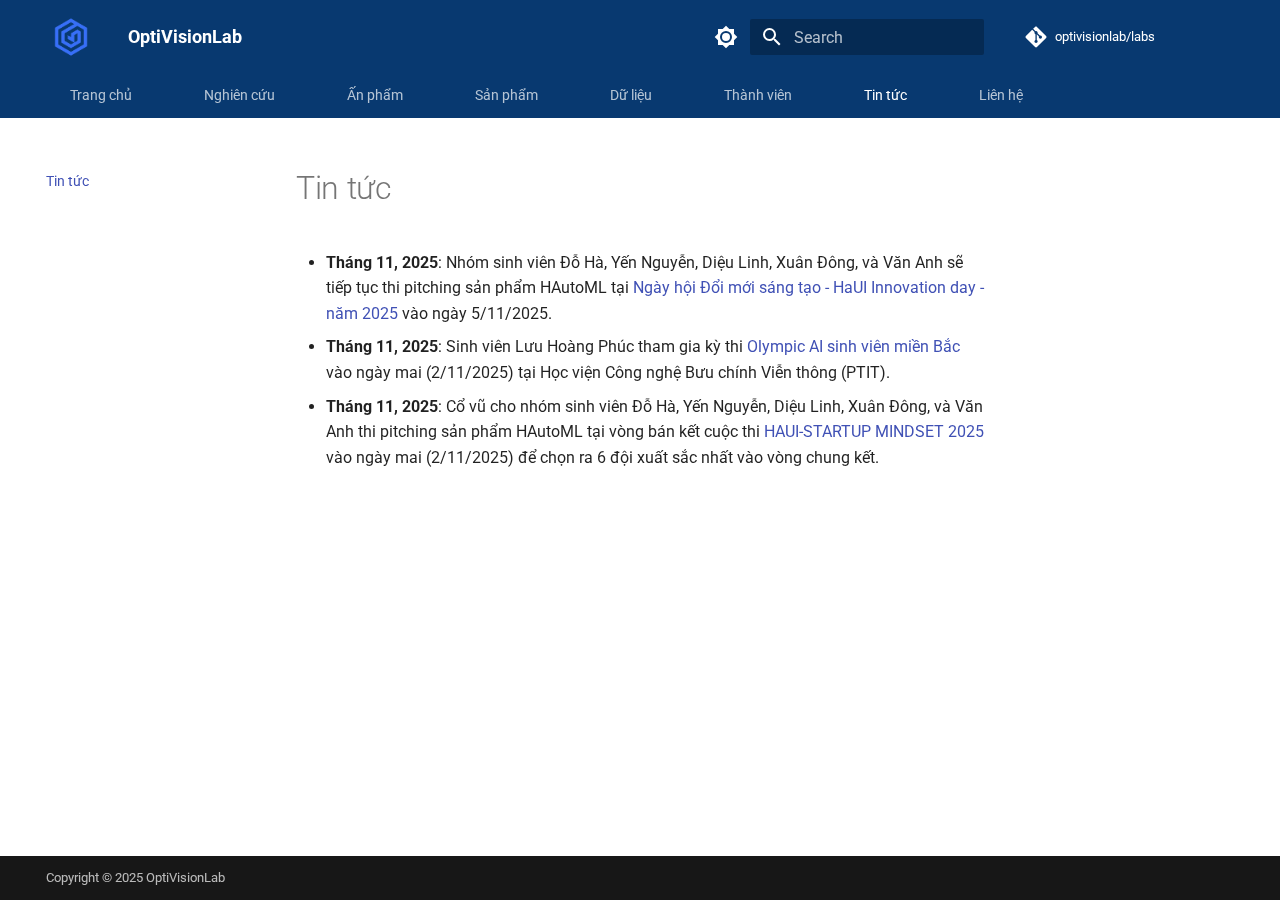
<file: news/index.html>
<!doctype html>
<html lang="en" class="no-js">
  <head>
    
      <meta charset="utf-8">
      <meta name="viewport" content="width=device-width,initial-scale=1">
      
        <meta name="description" content="Chúng tôi là một nhóm nghiên cứu tập trung vào việc thúc đẩy các giới hạn của thị giác máy tính và học máy. Công việc của chúng tôi bao gồm một loạt các chủ đề, từ nghiên cứu lý thuyết cơ bản đến các ứng dụng thực tế giải quyết các vấn đề trong thế giới thực.">
      
      
      
        <link rel="canonical" href="https://optivisionlab.github.io/labs/news/">
      
      
        <link rel="prev" href="../people/">
      
      
        <link rel="next" href="../contact/">
      
      
      <link rel="icon" href="../assets/logo.png">
      <meta name="generator" content="mkdocs-1.6.1, mkdocs-material-9.6.22">
    
    
      
        <title>Tin tức - OptiVisionLab</title>
      
    
    
      <link rel="stylesheet" href="../assets/stylesheets/main.84d31ad4.min.css">
      
        
        <link rel="stylesheet" href="../assets/stylesheets/palette.06af60db.min.css">
      
      


    
    
      
    
    
      
        
        
        <link rel="preconnect" href="https://fonts.gstatic.com" crossorigin>
        <link rel="stylesheet" href="https://fonts.googleapis.com/css?family=Roboto:300,300i,400,400i,700,700i%7CRoboto+Mono:400,400i,700,700i&display=fallback">
        <style>:root{--md-text-font:"Roboto";--md-code-font:"Roboto Mono"}</style>
      
    
    
      <link rel="stylesheet" href="../assets/custom.css">
    
    <script>__md_scope=new URL("..",location),__md_hash=e=>[...e].reduce(((e,_)=>(e<<5)-e+_.charCodeAt(0)),0),__md_get=(e,_=localStorage,t=__md_scope)=>JSON.parse(_.getItem(t.pathname+"."+e)),__md_set=(e,_,t=localStorage,a=__md_scope)=>{try{t.setItem(a.pathname+"."+e,JSON.stringify(_))}catch(e){}}</script>
    
      

    
    
    
  </head>
  
  
    
    
      
    
    
    
    
    <body dir="ltr" data-md-color-scheme="default" data-md-color-primary="indigo" data-md-color-accent="indigo">
  
    
    <input class="md-toggle" data-md-toggle="drawer" type="checkbox" id="__drawer" autocomplete="off">
    <input class="md-toggle" data-md-toggle="search" type="checkbox" id="__search" autocomplete="off">
    <label class="md-overlay" for="__drawer"></label>
    <div data-md-component="skip">
      
        
        <a href="#tin-tuc" class="md-skip">
          Skip to content
        </a>
      
    </div>
    <div data-md-component="announce">
      
    </div>
    
    
      

<header class="md-header" data-md-component="header">
  <nav class="md-header__inner md-grid" aria-label="Header">
    <a href=".." title="OptiVisionLab" class="md-header__button md-logo" aria-label="OptiVisionLab" data-md-component="logo">
      
  <img src="../assets/logo.png" alt="logo">

    </a>
    <label class="md-header__button md-icon" for="__drawer">
      
      <svg xmlns="http://www.w3.org/2000/svg" viewBox="0 0 24 24"><path d="M3 6h18v2H3zm0 5h18v2H3zm0 5h18v2H3z"/></svg>
    </label>
    <div class="md-header__title" data-md-component="header-title">
      <div class="md-header__ellipsis">
        <div class="md-header__topic">
          <span class="md-ellipsis">
            OptiVisionLab
          </span>
        </div>
        <div class="md-header__topic" data-md-component="header-topic">
          <span class="md-ellipsis">
            
              Tin tức
            
          </span>
        </div>
      </div>
    </div>
    
      
        <form class="md-header__option" data-md-component="palette">
  
    
    
    
    <input class="md-option" data-md-color-media="" data-md-color-scheme="default" data-md-color-primary="indigo" data-md-color-accent="indigo"  aria-label="Switch to dark mode"  type="radio" name="__palette" id="__palette_0">
    
      <label class="md-header__button md-icon" title="Switch to dark mode" for="__palette_1" hidden>
        <svg xmlns="http://www.w3.org/2000/svg" viewBox="0 0 24 24"><path d="M12 8a4 4 0 0 0-4 4 4 4 0 0 0 4 4 4 4 0 0 0 4-4 4 4 0 0 0-4-4m0 10a6 6 0 0 1-6-6 6 6 0 0 1 6-6 6 6 0 0 1 6 6 6 6 0 0 1-6 6m8-9.31V4h-4.69L12 .69 8.69 4H4v4.69L.69 12 4 15.31V20h4.69L12 23.31 15.31 20H20v-4.69L23.31 12z"/></svg>
      </label>
    
  
    
    
    
    <input class="md-option" data-md-color-media="" data-md-color-scheme="slate" data-md-color-primary="indigo" data-md-color-accent="indigo"  aria-label="Switch to light mode"  type="radio" name="__palette" id="__palette_1">
    
      <label class="md-header__button md-icon" title="Switch to light mode" for="__palette_0" hidden>
        <svg xmlns="http://www.w3.org/2000/svg" viewBox="0 0 24 24"><path d="M12 18c-.89 0-1.74-.2-2.5-.55C11.56 16.5 13 14.42 13 12s-1.44-4.5-3.5-5.45C10.26 6.2 11.11 6 12 6a6 6 0 0 1 6 6 6 6 0 0 1-6 6m8-9.31V4h-4.69L12 .69 8.69 4H4v4.69L.69 12 4 15.31V20h4.69L12 23.31 15.31 20H20v-4.69L23.31 12z"/></svg>
      </label>
    
  
</form>
      
    
    
      <script>var palette=__md_get("__palette");if(palette&&palette.color){if("(prefers-color-scheme)"===palette.color.media){var media=matchMedia("(prefers-color-scheme: light)"),input=document.querySelector(media.matches?"[data-md-color-media='(prefers-color-scheme: light)']":"[data-md-color-media='(prefers-color-scheme: dark)']");palette.color.media=input.getAttribute("data-md-color-media"),palette.color.scheme=input.getAttribute("data-md-color-scheme"),palette.color.primary=input.getAttribute("data-md-color-primary"),palette.color.accent=input.getAttribute("data-md-color-accent")}for(var[key,value]of Object.entries(palette.color))document.body.setAttribute("data-md-color-"+key,value)}</script>
    
    
    
      
      
        <label class="md-header__button md-icon" for="__search">
          
          <svg xmlns="http://www.w3.org/2000/svg" viewBox="0 0 24 24"><path d="M9.5 3A6.5 6.5 0 0 1 16 9.5c0 1.61-.59 3.09-1.56 4.23l.27.27h.79l5 5-1.5 1.5-5-5v-.79l-.27-.27A6.52 6.52 0 0 1 9.5 16 6.5 6.5 0 0 1 3 9.5 6.5 6.5 0 0 1 9.5 3m0 2C7 5 5 7 5 9.5S7 14 9.5 14 14 12 14 9.5 12 5 9.5 5"/></svg>
        </label>
        <div class="md-search" data-md-component="search" role="dialog">
  <label class="md-search__overlay" for="__search"></label>
  <div class="md-search__inner" role="search">
    <form class="md-search__form" name="search">
      <input type="text" class="md-search__input" name="query" aria-label="Search" placeholder="Search" autocapitalize="off" autocorrect="off" autocomplete="off" spellcheck="false" data-md-component="search-query" required>
      <label class="md-search__icon md-icon" for="__search">
        
        <svg xmlns="http://www.w3.org/2000/svg" viewBox="0 0 24 24"><path d="M9.5 3A6.5 6.5 0 0 1 16 9.5c0 1.61-.59 3.09-1.56 4.23l.27.27h.79l5 5-1.5 1.5-5-5v-.79l-.27-.27A6.52 6.52 0 0 1 9.5 16 6.5 6.5 0 0 1 3 9.5 6.5 6.5 0 0 1 9.5 3m0 2C7 5 5 7 5 9.5S7 14 9.5 14 14 12 14 9.5 12 5 9.5 5"/></svg>
        
        <svg xmlns="http://www.w3.org/2000/svg" viewBox="0 0 24 24"><path d="M20 11v2H8l5.5 5.5-1.42 1.42L4.16 12l7.92-7.92L13.5 5.5 8 11z"/></svg>
      </label>
      <nav class="md-search__options" aria-label="Search">
        
        <button type="reset" class="md-search__icon md-icon" title="Clear" aria-label="Clear" tabindex="-1">
          
          <svg xmlns="http://www.w3.org/2000/svg" viewBox="0 0 24 24"><path d="M19 6.41 17.59 5 12 10.59 6.41 5 5 6.41 10.59 12 5 17.59 6.41 19 12 13.41 17.59 19 19 17.59 13.41 12z"/></svg>
        </button>
      </nav>
      
        <div class="md-search__suggest" data-md-component="search-suggest"></div>
      
    </form>
    <div class="md-search__output">
      <div class="md-search__scrollwrap" tabindex="0" data-md-scrollfix>
        <div class="md-search-result" data-md-component="search-result">
          <div class="md-search-result__meta">
            Initializing search
          </div>
          <ol class="md-search-result__list" role="presentation"></ol>
        </div>
      </div>
    </div>
  </div>
</div>
      
    
    
      <div class="md-header__source">
        <a href="https://github.com/optivisionlab/labs" title="Go to repository" class="md-source" data-md-component="source">
  <div class="md-source__icon md-icon">
    
    <svg xmlns="http://www.w3.org/2000/svg" viewBox="0 0 448 512"><!--! Font Awesome Free 7.1.0 by @fontawesome - https://fontawesome.com License - https://fontawesome.com/license/free (Icons: CC BY 4.0, Fonts: SIL OFL 1.1, Code: MIT License) Copyright 2025 Fonticons, Inc.--><path d="M439.6 236.1 244 40.5c-5.4-5.5-12.8-8.5-20.4-8.5s-15 3-20.4 8.4L162.5 81l51.5 51.5c27.1-9.1 52.7 16.8 43.4 43.7l49.7 49.7c34.2-11.8 61.2 31 35.5 56.7-26.5 26.5-70.2-2.9-56-37.3L240.3 199v121.9c25.3 12.5 22.3 41.8 9.1 55-6.4 6.4-15.2 10.1-24.3 10.1s-17.8-3.6-24.3-10.1c-17.6-17.6-11.1-46.9 11.2-56v-123c-20.8-8.5-24.6-30.7-18.6-45L142.6 101 8.5 235.1C3 240.6 0 247.9 0 255.5s3 15 8.5 20.4l195.6 195.7c5.4 5.4 12.7 8.4 20.4 8.4s15-3 20.4-8.4l194.7-194.7c5.4-5.4 8.4-12.8 8.4-20.4s-3-15-8.4-20.4"/></svg>
  </div>
  <div class="md-source__repository">
    optivisionlab/labs
  </div>
</a>
      </div>
    
  </nav>
  
</header>
    
    <div class="md-container" data-md-component="container">
      
      
        
          
            
<nav class="md-tabs" aria-label="Tabs" data-md-component="tabs">
  <div class="md-grid">
    <ul class="md-tabs__list">
      
        
  
  
  
  
    <li class="md-tabs__item">
      <a href=".." class="md-tabs__link">
        
  
  
    
  
  Trang chủ

      </a>
    </li>
  

      
        
  
  
  
  
    
    
      <li class="md-tabs__item">
        <a href="../research/" class="md-tabs__link">
          
  
  
  Nghiên cứu

        </a>
      </li>
    
  

      
        
  
  
  
  
    <li class="md-tabs__item">
      <a href="../publications/" class="md-tabs__link">
        
  
  
    
  
  Ấn phẩm

      </a>
    </li>
  

      
        
  
  
  
  
    <li class="md-tabs__item">
      <a href="../products/" class="md-tabs__link">
        
  
  
    
  
  Sản phẩm

      </a>
    </li>
  

      
        
  
  
  
  
    <li class="md-tabs__item">
      <a href="../datasets/" class="md-tabs__link">
        
  
  
    
  
  Dữ liệu

      </a>
    </li>
  

      
        
  
  
  
  
    <li class="md-tabs__item">
      <a href="../people/" class="md-tabs__link">
        
  
  
    
  
  Thành viên

      </a>
    </li>
  

      
        
  
  
  
    
  
  
    <li class="md-tabs__item md-tabs__item--active">
      <a href="./" class="md-tabs__link">
        
  
  
    
  
  Tin tức

      </a>
    </li>
  

      
        
  
  
  
  
    <li class="md-tabs__item">
      <a href="../contact/" class="md-tabs__link">
        
  
  
    
  
  Liên hệ

      </a>
    </li>
  

      
    </ul>
  </div>
</nav>
          
        
      
      <main class="md-main" data-md-component="main">
        <div class="md-main__inner md-grid">
          
            
              
              <div class="md-sidebar md-sidebar--primary" data-md-component="sidebar" data-md-type="navigation" >
                <div class="md-sidebar__scrollwrap">
                  <div class="md-sidebar__inner">
                    


  


<nav class="md-nav md-nav--primary md-nav--lifted" aria-label="Navigation" data-md-level="0">
  <label class="md-nav__title" for="__drawer">
    <a href=".." title="OptiVisionLab" class="md-nav__button md-logo" aria-label="OptiVisionLab" data-md-component="logo">
      
  <img src="../assets/logo.png" alt="logo">

    </a>
    OptiVisionLab
  </label>
  
    <div class="md-nav__source">
      <a href="https://github.com/optivisionlab/labs" title="Go to repository" class="md-source" data-md-component="source">
  <div class="md-source__icon md-icon">
    
    <svg xmlns="http://www.w3.org/2000/svg" viewBox="0 0 448 512"><!--! Font Awesome Free 7.1.0 by @fontawesome - https://fontawesome.com License - https://fontawesome.com/license/free (Icons: CC BY 4.0, Fonts: SIL OFL 1.1, Code: MIT License) Copyright 2025 Fonticons, Inc.--><path d="M439.6 236.1 244 40.5c-5.4-5.5-12.8-8.5-20.4-8.5s-15 3-20.4 8.4L162.5 81l51.5 51.5c27.1-9.1 52.7 16.8 43.4 43.7l49.7 49.7c34.2-11.8 61.2 31 35.5 56.7-26.5 26.5-70.2-2.9-56-37.3L240.3 199v121.9c25.3 12.5 22.3 41.8 9.1 55-6.4 6.4-15.2 10.1-24.3 10.1s-17.8-3.6-24.3-10.1c-17.6-17.6-11.1-46.9 11.2-56v-123c-20.8-8.5-24.6-30.7-18.6-45L142.6 101 8.5 235.1C3 240.6 0 247.9 0 255.5s3 15 8.5 20.4l195.6 195.7c5.4 5.4 12.7 8.4 20.4 8.4s15-3 20.4-8.4l194.7-194.7c5.4-5.4 8.4-12.8 8.4-20.4s-3-15-8.4-20.4"/></svg>
  </div>
  <div class="md-source__repository">
    optivisionlab/labs
  </div>
</a>
    </div>
  
  <ul class="md-nav__list" data-md-scrollfix>
    
      
      
  
  
  
  
    <li class="md-nav__item">
      <a href=".." class="md-nav__link">
        
  
  
  <span class="md-ellipsis">
    Trang chủ
    
  </span>
  

      </a>
    </li>
  

    
      
      
  
  
  
  
    
    
    
    
      
      
        
      
    
    
    <li class="md-nav__item md-nav__item--nested">
      
        
        
        <input class="md-nav__toggle md-toggle " type="checkbox" id="__nav_2" >
        
          
          <label class="md-nav__link" for="__nav_2" id="__nav_2_label" tabindex="0">
            
  
  
  <span class="md-ellipsis">
    Nghiên cứu
    
  </span>
  

            <span class="md-nav__icon md-icon"></span>
          </label>
        
        <nav class="md-nav" data-md-level="1" aria-labelledby="__nav_2_label" aria-expanded="false">
          <label class="md-nav__title" for="__nav_2">
            <span class="md-nav__icon md-icon"></span>
            Nghiên cứu
          </label>
          <ul class="md-nav__list" data-md-scrollfix>
            
              
                
  
  
  
  
    <li class="md-nav__item">
      <a href="../research/" class="md-nav__link">
        
  
  
  <span class="md-ellipsis">
    Tổng quan
    
  </span>
  

      </a>
    </li>
  

              
            
              
                
  
  
  
  
    <li class="md-nav__item">
      <a href="../posts/post1/" class="md-nav__link">
        
  
  
  <span class="md-ellipsis">
    Tiêu đề bài viết đầu tiên
    
  </span>
  

      </a>
    </li>
  

              
            
          </ul>
        </nav>
      
    </li>
  

    
      
      
  
  
  
  
    <li class="md-nav__item">
      <a href="../publications/" class="md-nav__link">
        
  
  
  <span class="md-ellipsis">
    Ấn phẩm
    
  </span>
  

      </a>
    </li>
  

    
      
      
  
  
  
  
    <li class="md-nav__item">
      <a href="../products/" class="md-nav__link">
        
  
  
  <span class="md-ellipsis">
    Sản phẩm
    
  </span>
  

      </a>
    </li>
  

    
      
      
  
  
  
  
    <li class="md-nav__item">
      <a href="../datasets/" class="md-nav__link">
        
  
  
  <span class="md-ellipsis">
    Dữ liệu
    
  </span>
  

      </a>
    </li>
  

    
      
      
  
  
  
  
    <li class="md-nav__item">
      <a href="../people/" class="md-nav__link">
        
  
  
  <span class="md-ellipsis">
    Thành viên
    
  </span>
  

      </a>
    </li>
  

    
      
      
  
  
    
  
  
  
    <li class="md-nav__item md-nav__item--active">
      
      <input class="md-nav__toggle md-toggle" type="checkbox" id="__toc">
      
      
        
      
      
      <a href="./" class="md-nav__link md-nav__link--active">
        
  
  
  <span class="md-ellipsis">
    Tin tức
    
  </span>
  

      </a>
      
    </li>
  

    
      
      
  
  
  
  
    <li class="md-nav__item">
      <a href="../contact/" class="md-nav__link">
        
  
  
  <span class="md-ellipsis">
    Liên hệ
    
  </span>
  

      </a>
    </li>
  

    
  </ul>
</nav>
                  </div>
                </div>
              </div>
            
            
              
              <div class="md-sidebar md-sidebar--secondary" data-md-component="sidebar" data-md-type="toc" >
                <div class="md-sidebar__scrollwrap">
                  <div class="md-sidebar__inner">
                    

<nav class="md-nav md-nav--secondary" aria-label="Table of contents">
  
  
  
    
  
  
</nav>
                  </div>
                </div>
              </div>
            
          
          
            <div class="md-content" data-md-component="content">
              <article class="md-content__inner md-typeset">
                
                  


  
  


<h1 id="tin-tuc">Tin tức</h1>
<ul>
<li><strong>Tháng 11, 2025</strong>: Nhóm sinh viên Đỗ Hà, Yến Nguyễn, Diệu Linh, Xuân Đông, và Văn Anh sẽ tiếp tục thi pitching sản phẩm HAutoML tại <a href="https://www.haui.edu.vn/vn/thong-bao/to-chuc-ngay-hoi-doi-moi-sang-tao-haui-innovation-day-nam-2025/66993">Ngày hội Đổi mới sáng tạo - HaUI Innovation day - năm 2025</a> vào ngày 5/11/2025.</li>
<li><strong>Tháng 11, 2025</strong>: Sinh viên Lưu Hoàng Phúc tham gia kỳ thi <a href="https://www.olp.vn/olympic-ai-sinh-vi%C3%AAn">Olympic AI sinh viên miền Bắc</a> vào ngày mai (2/11/2025) tại Học viện Công nghệ Bưu chính Viễn thông (PTIT).</li>
<li><strong>Tháng 11, 2025</strong>: Cổ vũ cho nhóm sinh viên Đỗ Hà, Yến Nguyễn, Diệu Linh, Xuân Đông, và Văn Anh thi pitching sản phẩm HAutoML tại vòng bán kết cuộc thi <a href="https://www.haui.edu.vn/vn/thong-bao/to-chuc-cuoc-thi-sinh-vien-voi-y-tuong-khoi-nghiep-sang-tao-haui-startup-mindset-nam-2025/66913">HAUI-STARTUP MINDSET 2025</a> vào ngày mai (2/11/2025) để chọn ra 6 đội xuất sắc nhất vào vòng chung kết.</li>
</ul>












                
              </article>
            </div>
          
          
<script>var target=document.getElementById(location.hash.slice(1));target&&target.name&&(target.checked=target.name.startsWith("__tabbed_"))</script>
        </div>
        
          <button type="button" class="md-top md-icon" data-md-component="top" hidden>
  
  <svg xmlns="http://www.w3.org/2000/svg" viewBox="0 0 24 24"><path d="M13 20h-2V8l-5.5 5.5-1.42-1.42L12 4.16l7.92 7.92-1.42 1.42L13 8z"/></svg>
  Back to top
</button>
        
      </main>
      
  <footer class="md-footer">
    <div class="md-footer-meta md-typeset">
      <div class="md-footer-meta__inner md-grid">
        <div class="md-copyright">
          
            <div class="md-copyright__highlight">
              Copyright © 2025 OptiVisionLab
            </div>
          
        </div>
      </div>
    </div>
  </footer>

    </div>
    <div class="md-dialog" data-md-component="dialog">
      <div class="md-dialog__inner md-typeset"></div>
    </div>
    
    
    
      
      <script id="__config" type="application/json">{"base": "..", "features": ["content.code.copy", "navigation.tabs", "navigation.sections", "navigation.top", "search.suggest", "search.highlight", "header.autohide"], "search": "../assets/javascripts/workers/search.973d3a69.min.js", "tags": null, "translations": {"clipboard.copied": "Copied to clipboard", "clipboard.copy": "Copy to clipboard", "search.result.more.one": "1 more on this page", "search.result.more.other": "# more on this page", "search.result.none": "No matching documents", "search.result.one": "1 matching document", "search.result.other": "# matching documents", "search.result.placeholder": "Type to start searching", "search.result.term.missing": "Missing", "select.version": "Select version"}, "version": null}</script>
    
    
      <script src="../assets/javascripts/bundle.f55a23d4.min.js"></script>
      
    
  </body>
</html>
</file>
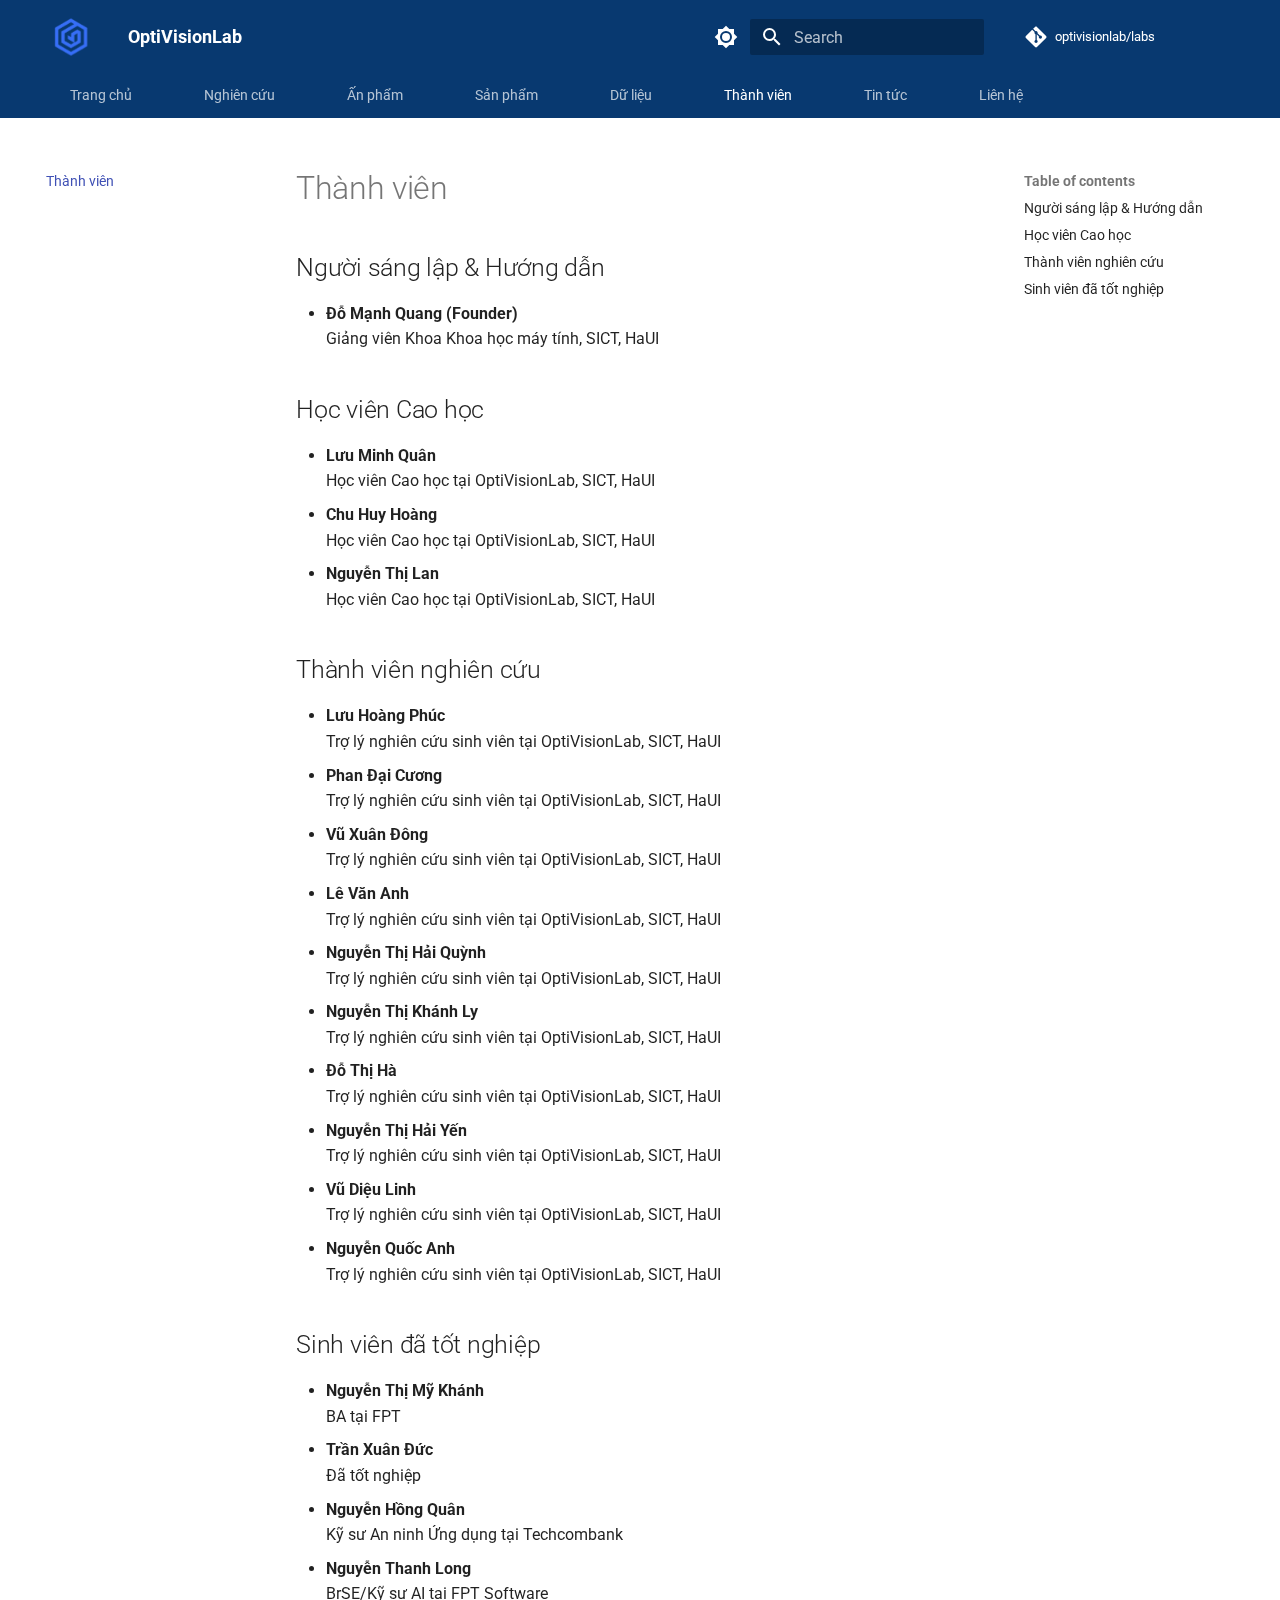
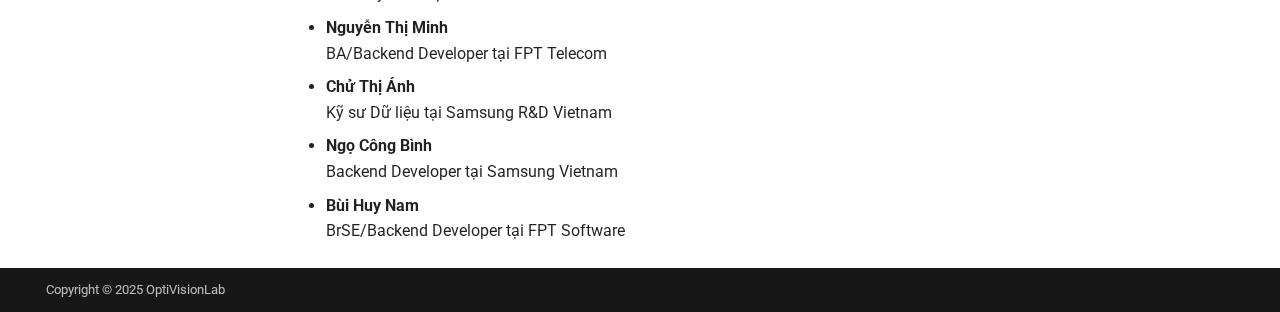
<file: people/index.html>
<!doctype html>
<html lang="en" class="no-js">
  <head>
    
      <meta charset="utf-8">
      <meta name="viewport" content="width=device-width,initial-scale=1">
      
        <meta name="description" content="Chúng tôi là một nhóm nghiên cứu tập trung vào việc thúc đẩy các giới hạn của thị giác máy tính và học máy. Công việc của chúng tôi bao gồm một loạt các chủ đề, từ nghiên cứu lý thuyết cơ bản đến các ứng dụng thực tế giải quyết các vấn đề trong thế giới thực.">
      
      
      
        <link rel="canonical" href="https://optivisionlab.github.io/labs/people/">
      
      
        <link rel="prev" href="../datasets/">
      
      
        <link rel="next" href="../news/">
      
      
      <link rel="icon" href="../assets/logo.png">
      <meta name="generator" content="mkdocs-1.6.1, mkdocs-material-9.6.22">
    
    
      
        <title>Thành viên - OptiVisionLab</title>
      
    
    
      <link rel="stylesheet" href="../assets/stylesheets/main.84d31ad4.min.css">
      
        
        <link rel="stylesheet" href="../assets/stylesheets/palette.06af60db.min.css">
      
      


    
    
      
    
    
      
        
        
        <link rel="preconnect" href="https://fonts.gstatic.com" crossorigin>
        <link rel="stylesheet" href="https://fonts.googleapis.com/css?family=Roboto:300,300i,400,400i,700,700i%7CRoboto+Mono:400,400i,700,700i&display=fallback">
        <style>:root{--md-text-font:"Roboto";--md-code-font:"Roboto Mono"}</style>
      
    
    
      <link rel="stylesheet" href="../assets/custom.css">
    
    <script>__md_scope=new URL("..",location),__md_hash=e=>[...e].reduce(((e,_)=>(e<<5)-e+_.charCodeAt(0)),0),__md_get=(e,_=localStorage,t=__md_scope)=>JSON.parse(_.getItem(t.pathname+"."+e)),__md_set=(e,_,t=localStorage,a=__md_scope)=>{try{t.setItem(a.pathname+"."+e,JSON.stringify(_))}catch(e){}}</script>
    
      

    
    
    
  </head>
  
  
    
    
      
    
    
    
    
    <body dir="ltr" data-md-color-scheme="default" data-md-color-primary="indigo" data-md-color-accent="indigo">
  
    
    <input class="md-toggle" data-md-toggle="drawer" type="checkbox" id="__drawer" autocomplete="off">
    <input class="md-toggle" data-md-toggle="search" type="checkbox" id="__search" autocomplete="off">
    <label class="md-overlay" for="__drawer"></label>
    <div data-md-component="skip">
      
        
        <a href="#thanh-vien" class="md-skip">
          Skip to content
        </a>
      
    </div>
    <div data-md-component="announce">
      
    </div>
    
    
      

<header class="md-header" data-md-component="header">
  <nav class="md-header__inner md-grid" aria-label="Header">
    <a href=".." title="OptiVisionLab" class="md-header__button md-logo" aria-label="OptiVisionLab" data-md-component="logo">
      
  <img src="../assets/logo.png" alt="logo">

    </a>
    <label class="md-header__button md-icon" for="__drawer">
      
      <svg xmlns="http://www.w3.org/2000/svg" viewBox="0 0 24 24"><path d="M3 6h18v2H3zm0 5h18v2H3zm0 5h18v2H3z"/></svg>
    </label>
    <div class="md-header__title" data-md-component="header-title">
      <div class="md-header__ellipsis">
        <div class="md-header__topic">
          <span class="md-ellipsis">
            OptiVisionLab
          </span>
        </div>
        <div class="md-header__topic" data-md-component="header-topic">
          <span class="md-ellipsis">
            
              Thành viên
            
          </span>
        </div>
      </div>
    </div>
    
      
        <form class="md-header__option" data-md-component="palette">
  
    
    
    
    <input class="md-option" data-md-color-media="" data-md-color-scheme="default" data-md-color-primary="indigo" data-md-color-accent="indigo"  aria-label="Switch to dark mode"  type="radio" name="__palette" id="__palette_0">
    
      <label class="md-header__button md-icon" title="Switch to dark mode" for="__palette_1" hidden>
        <svg xmlns="http://www.w3.org/2000/svg" viewBox="0 0 24 24"><path d="M12 8a4 4 0 0 0-4 4 4 4 0 0 0 4 4 4 4 0 0 0 4-4 4 4 0 0 0-4-4m0 10a6 6 0 0 1-6-6 6 6 0 0 1 6-6 6 6 0 0 1 6 6 6 6 0 0 1-6 6m8-9.31V4h-4.69L12 .69 8.69 4H4v4.69L.69 12 4 15.31V20h4.69L12 23.31 15.31 20H20v-4.69L23.31 12z"/></svg>
      </label>
    
  
    
    
    
    <input class="md-option" data-md-color-media="" data-md-color-scheme="slate" data-md-color-primary="indigo" data-md-color-accent="indigo"  aria-label="Switch to light mode"  type="radio" name="__palette" id="__palette_1">
    
      <label class="md-header__button md-icon" title="Switch to light mode" for="__palette_0" hidden>
        <svg xmlns="http://www.w3.org/2000/svg" viewBox="0 0 24 24"><path d="M12 18c-.89 0-1.74-.2-2.5-.55C11.56 16.5 13 14.42 13 12s-1.44-4.5-3.5-5.45C10.26 6.2 11.11 6 12 6a6 6 0 0 1 6 6 6 6 0 0 1-6 6m8-9.31V4h-4.69L12 .69 8.69 4H4v4.69L.69 12 4 15.31V20h4.69L12 23.31 15.31 20H20v-4.69L23.31 12z"/></svg>
      </label>
    
  
</form>
      
    
    
      <script>var palette=__md_get("__palette");if(palette&&palette.color){if("(prefers-color-scheme)"===palette.color.media){var media=matchMedia("(prefers-color-scheme: light)"),input=document.querySelector(media.matches?"[data-md-color-media='(prefers-color-scheme: light)']":"[data-md-color-media='(prefers-color-scheme: dark)']");palette.color.media=input.getAttribute("data-md-color-media"),palette.color.scheme=input.getAttribute("data-md-color-scheme"),palette.color.primary=input.getAttribute("data-md-color-primary"),palette.color.accent=input.getAttribute("data-md-color-accent")}for(var[key,value]of Object.entries(palette.color))document.body.setAttribute("data-md-color-"+key,value)}</script>
    
    
    
      
      
        <label class="md-header__button md-icon" for="__search">
          
          <svg xmlns="http://www.w3.org/2000/svg" viewBox="0 0 24 24"><path d="M9.5 3A6.5 6.5 0 0 1 16 9.5c0 1.61-.59 3.09-1.56 4.23l.27.27h.79l5 5-1.5 1.5-5-5v-.79l-.27-.27A6.52 6.52 0 0 1 9.5 16 6.5 6.5 0 0 1 3 9.5 6.5 6.5 0 0 1 9.5 3m0 2C7 5 5 7 5 9.5S7 14 9.5 14 14 12 14 9.5 12 5 9.5 5"/></svg>
        </label>
        <div class="md-search" data-md-component="search" role="dialog">
  <label class="md-search__overlay" for="__search"></label>
  <div class="md-search__inner" role="search">
    <form class="md-search__form" name="search">
      <input type="text" class="md-search__input" name="query" aria-label="Search" placeholder="Search" autocapitalize="off" autocorrect="off" autocomplete="off" spellcheck="false" data-md-component="search-query" required>
      <label class="md-search__icon md-icon" for="__search">
        
        <svg xmlns="http://www.w3.org/2000/svg" viewBox="0 0 24 24"><path d="M9.5 3A6.5 6.5 0 0 1 16 9.5c0 1.61-.59 3.09-1.56 4.23l.27.27h.79l5 5-1.5 1.5-5-5v-.79l-.27-.27A6.52 6.52 0 0 1 9.5 16 6.5 6.5 0 0 1 3 9.5 6.5 6.5 0 0 1 9.5 3m0 2C7 5 5 7 5 9.5S7 14 9.5 14 14 12 14 9.5 12 5 9.5 5"/></svg>
        
        <svg xmlns="http://www.w3.org/2000/svg" viewBox="0 0 24 24"><path d="M20 11v2H8l5.5 5.5-1.42 1.42L4.16 12l7.92-7.92L13.5 5.5 8 11z"/></svg>
      </label>
      <nav class="md-search__options" aria-label="Search">
        
        <button type="reset" class="md-search__icon md-icon" title="Clear" aria-label="Clear" tabindex="-1">
          
          <svg xmlns="http://www.w3.org/2000/svg" viewBox="0 0 24 24"><path d="M19 6.41 17.59 5 12 10.59 6.41 5 5 6.41 10.59 12 5 17.59 6.41 19 12 13.41 17.59 19 19 17.59 13.41 12z"/></svg>
        </button>
      </nav>
      
        <div class="md-search__suggest" data-md-component="search-suggest"></div>
      
    </form>
    <div class="md-search__output">
      <div class="md-search__scrollwrap" tabindex="0" data-md-scrollfix>
        <div class="md-search-result" data-md-component="search-result">
          <div class="md-search-result__meta">
            Initializing search
          </div>
          <ol class="md-search-result__list" role="presentation"></ol>
        </div>
      </div>
    </div>
  </div>
</div>
      
    
    
      <div class="md-header__source">
        <a href="https://github.com/optivisionlab/labs" title="Go to repository" class="md-source" data-md-component="source">
  <div class="md-source__icon md-icon">
    
    <svg xmlns="http://www.w3.org/2000/svg" viewBox="0 0 448 512"><!--! Font Awesome Free 7.1.0 by @fontawesome - https://fontawesome.com License - https://fontawesome.com/license/free (Icons: CC BY 4.0, Fonts: SIL OFL 1.1, Code: MIT License) Copyright 2025 Fonticons, Inc.--><path d="M439.6 236.1 244 40.5c-5.4-5.5-12.8-8.5-20.4-8.5s-15 3-20.4 8.4L162.5 81l51.5 51.5c27.1-9.1 52.7 16.8 43.4 43.7l49.7 49.7c34.2-11.8 61.2 31 35.5 56.7-26.5 26.5-70.2-2.9-56-37.3L240.3 199v121.9c25.3 12.5 22.3 41.8 9.1 55-6.4 6.4-15.2 10.1-24.3 10.1s-17.8-3.6-24.3-10.1c-17.6-17.6-11.1-46.9 11.2-56v-123c-20.8-8.5-24.6-30.7-18.6-45L142.6 101 8.5 235.1C3 240.6 0 247.9 0 255.5s3 15 8.5 20.4l195.6 195.7c5.4 5.4 12.7 8.4 20.4 8.4s15-3 20.4-8.4l194.7-194.7c5.4-5.4 8.4-12.8 8.4-20.4s-3-15-8.4-20.4"/></svg>
  </div>
  <div class="md-source__repository">
    optivisionlab/labs
  </div>
</a>
      </div>
    
  </nav>
  
</header>
    
    <div class="md-container" data-md-component="container">
      
      
        
          
            
<nav class="md-tabs" aria-label="Tabs" data-md-component="tabs">
  <div class="md-grid">
    <ul class="md-tabs__list">
      
        
  
  
  
  
    <li class="md-tabs__item">
      <a href=".." class="md-tabs__link">
        
  
  
    
  
  Trang chủ

      </a>
    </li>
  

      
        
  
  
  
  
    
    
      <li class="md-tabs__item">
        <a href="../research/" class="md-tabs__link">
          
  
  
  Nghiên cứu

        </a>
      </li>
    
  

      
        
  
  
  
  
    <li class="md-tabs__item">
      <a href="../publications/" class="md-tabs__link">
        
  
  
    
  
  Ấn phẩm

      </a>
    </li>
  

      
        
  
  
  
  
    <li class="md-tabs__item">
      <a href="../products/" class="md-tabs__link">
        
  
  
    
  
  Sản phẩm

      </a>
    </li>
  

      
        
  
  
  
  
    <li class="md-tabs__item">
      <a href="../datasets/" class="md-tabs__link">
        
  
  
    
  
  Dữ liệu

      </a>
    </li>
  

      
        
  
  
  
    
  
  
    <li class="md-tabs__item md-tabs__item--active">
      <a href="./" class="md-tabs__link">
        
  
  
    
  
  Thành viên

      </a>
    </li>
  

      
        
  
  
  
  
    <li class="md-tabs__item">
      <a href="../news/" class="md-tabs__link">
        
  
  
    
  
  Tin tức

      </a>
    </li>
  

      
        
  
  
  
  
    <li class="md-tabs__item">
      <a href="../contact/" class="md-tabs__link">
        
  
  
    
  
  Liên hệ

      </a>
    </li>
  

      
    </ul>
  </div>
</nav>
          
        
      
      <main class="md-main" data-md-component="main">
        <div class="md-main__inner md-grid">
          
            
              
              <div class="md-sidebar md-sidebar--primary" data-md-component="sidebar" data-md-type="navigation" >
                <div class="md-sidebar__scrollwrap">
                  <div class="md-sidebar__inner">
                    


  


<nav class="md-nav md-nav--primary md-nav--lifted" aria-label="Navigation" data-md-level="0">
  <label class="md-nav__title" for="__drawer">
    <a href=".." title="OptiVisionLab" class="md-nav__button md-logo" aria-label="OptiVisionLab" data-md-component="logo">
      
  <img src="../assets/logo.png" alt="logo">

    </a>
    OptiVisionLab
  </label>
  
    <div class="md-nav__source">
      <a href="https://github.com/optivisionlab/labs" title="Go to repository" class="md-source" data-md-component="source">
  <div class="md-source__icon md-icon">
    
    <svg xmlns="http://www.w3.org/2000/svg" viewBox="0 0 448 512"><!--! Font Awesome Free 7.1.0 by @fontawesome - https://fontawesome.com License - https://fontawesome.com/license/free (Icons: CC BY 4.0, Fonts: SIL OFL 1.1, Code: MIT License) Copyright 2025 Fonticons, Inc.--><path d="M439.6 236.1 244 40.5c-5.4-5.5-12.8-8.5-20.4-8.5s-15 3-20.4 8.4L162.5 81l51.5 51.5c27.1-9.1 52.7 16.8 43.4 43.7l49.7 49.7c34.2-11.8 61.2 31 35.5 56.7-26.5 26.5-70.2-2.9-56-37.3L240.3 199v121.9c25.3 12.5 22.3 41.8 9.1 55-6.4 6.4-15.2 10.1-24.3 10.1s-17.8-3.6-24.3-10.1c-17.6-17.6-11.1-46.9 11.2-56v-123c-20.8-8.5-24.6-30.7-18.6-45L142.6 101 8.5 235.1C3 240.6 0 247.9 0 255.5s3 15 8.5 20.4l195.6 195.7c5.4 5.4 12.7 8.4 20.4 8.4s15-3 20.4-8.4l194.7-194.7c5.4-5.4 8.4-12.8 8.4-20.4s-3-15-8.4-20.4"/></svg>
  </div>
  <div class="md-source__repository">
    optivisionlab/labs
  </div>
</a>
    </div>
  
  <ul class="md-nav__list" data-md-scrollfix>
    
      
      
  
  
  
  
    <li class="md-nav__item">
      <a href=".." class="md-nav__link">
        
  
  
  <span class="md-ellipsis">
    Trang chủ
    
  </span>
  

      </a>
    </li>
  

    
      
      
  
  
  
  
    
    
    
    
      
      
        
      
    
    
    <li class="md-nav__item md-nav__item--nested">
      
        
        
        <input class="md-nav__toggle md-toggle " type="checkbox" id="__nav_2" >
        
          
          <label class="md-nav__link" for="__nav_2" id="__nav_2_label" tabindex="0">
            
  
  
  <span class="md-ellipsis">
    Nghiên cứu
    
  </span>
  

            <span class="md-nav__icon md-icon"></span>
          </label>
        
        <nav class="md-nav" data-md-level="1" aria-labelledby="__nav_2_label" aria-expanded="false">
          <label class="md-nav__title" for="__nav_2">
            <span class="md-nav__icon md-icon"></span>
            Nghiên cứu
          </label>
          <ul class="md-nav__list" data-md-scrollfix>
            
              
                
  
  
  
  
    <li class="md-nav__item">
      <a href="../research/" class="md-nav__link">
        
  
  
  <span class="md-ellipsis">
    Tổng quan
    
  </span>
  

      </a>
    </li>
  

              
            
              
                
  
  
  
  
    <li class="md-nav__item">
      <a href="../posts/post1/" class="md-nav__link">
        
  
  
  <span class="md-ellipsis">
    Tiêu đề bài viết đầu tiên
    
  </span>
  

      </a>
    </li>
  

              
            
          </ul>
        </nav>
      
    </li>
  

    
      
      
  
  
  
  
    <li class="md-nav__item">
      <a href="../publications/" class="md-nav__link">
        
  
  
  <span class="md-ellipsis">
    Ấn phẩm
    
  </span>
  

      </a>
    </li>
  

    
      
      
  
  
  
  
    <li class="md-nav__item">
      <a href="../products/" class="md-nav__link">
        
  
  
  <span class="md-ellipsis">
    Sản phẩm
    
  </span>
  

      </a>
    </li>
  

    
      
      
  
  
  
  
    <li class="md-nav__item">
      <a href="../datasets/" class="md-nav__link">
        
  
  
  <span class="md-ellipsis">
    Dữ liệu
    
  </span>
  

      </a>
    </li>
  

    
      
      
  
  
    
  
  
  
    <li class="md-nav__item md-nav__item--active">
      
      <input class="md-nav__toggle md-toggle" type="checkbox" id="__toc">
      
      
        
      
      
        <label class="md-nav__link md-nav__link--active" for="__toc">
          
  
  
  <span class="md-ellipsis">
    Thành viên
    
  </span>
  

          <span class="md-nav__icon md-icon"></span>
        </label>
      
      <a href="./" class="md-nav__link md-nav__link--active">
        
  
  
  <span class="md-ellipsis">
    Thành viên
    
  </span>
  

      </a>
      
        

<nav class="md-nav md-nav--secondary" aria-label="Table of contents">
  
  
  
    
  
  
    <label class="md-nav__title" for="__toc">
      <span class="md-nav__icon md-icon"></span>
      Table of contents
    </label>
    <ul class="md-nav__list" data-md-component="toc" data-md-scrollfix>
      
        <li class="md-nav__item">
  <a href="#nguoi-sang-lap-huong-dan" class="md-nav__link">
    <span class="md-ellipsis">
      Người sáng lập &amp; Hướng dẫn
    </span>
  </a>
  
</li>
      
        <li class="md-nav__item">
  <a href="#hoc-vien-cao-hoc" class="md-nav__link">
    <span class="md-ellipsis">
      Học viên Cao học
    </span>
  </a>
  
</li>
      
        <li class="md-nav__item">
  <a href="#thanh-vien-nghien-cuu" class="md-nav__link">
    <span class="md-ellipsis">
      Thành viên nghiên cứu
    </span>
  </a>
  
</li>
      
        <li class="md-nav__item">
  <a href="#sinh-vien-a-tot-nghiep" class="md-nav__link">
    <span class="md-ellipsis">
      Sinh viên đã tốt nghiệp
    </span>
  </a>
  
</li>
      
    </ul>
  
</nav>
      
    </li>
  

    
      
      
  
  
  
  
    <li class="md-nav__item">
      <a href="../news/" class="md-nav__link">
        
  
  
  <span class="md-ellipsis">
    Tin tức
    
  </span>
  

      </a>
    </li>
  

    
      
      
  
  
  
  
    <li class="md-nav__item">
      <a href="../contact/" class="md-nav__link">
        
  
  
  <span class="md-ellipsis">
    Liên hệ
    
  </span>
  

      </a>
    </li>
  

    
  </ul>
</nav>
                  </div>
                </div>
              </div>
            
            
              
              <div class="md-sidebar md-sidebar--secondary" data-md-component="sidebar" data-md-type="toc" >
                <div class="md-sidebar__scrollwrap">
                  <div class="md-sidebar__inner">
                    

<nav class="md-nav md-nav--secondary" aria-label="Table of contents">
  
  
  
    
  
  
    <label class="md-nav__title" for="__toc">
      <span class="md-nav__icon md-icon"></span>
      Table of contents
    </label>
    <ul class="md-nav__list" data-md-component="toc" data-md-scrollfix>
      
        <li class="md-nav__item">
  <a href="#nguoi-sang-lap-huong-dan" class="md-nav__link">
    <span class="md-ellipsis">
      Người sáng lập &amp; Hướng dẫn
    </span>
  </a>
  
</li>
      
        <li class="md-nav__item">
  <a href="#hoc-vien-cao-hoc" class="md-nav__link">
    <span class="md-ellipsis">
      Học viên Cao học
    </span>
  </a>
  
</li>
      
        <li class="md-nav__item">
  <a href="#thanh-vien-nghien-cuu" class="md-nav__link">
    <span class="md-ellipsis">
      Thành viên nghiên cứu
    </span>
  </a>
  
</li>
      
        <li class="md-nav__item">
  <a href="#sinh-vien-a-tot-nghiep" class="md-nav__link">
    <span class="md-ellipsis">
      Sinh viên đã tốt nghiệp
    </span>
  </a>
  
</li>
      
    </ul>
  
</nav>
                  </div>
                </div>
              </div>
            
          
          
            <div class="md-content" data-md-component="content">
              <article class="md-content__inner md-typeset">
                
                  


  
  


<h1 id="thanh-vien">Thành viên</h1>
<h2 id="nguoi-sang-lap-huong-dan">Người sáng lập &amp; Hướng dẫn</h2>
<ul>
<li><strong>Đỗ Mạnh Quang (Founder)</strong><br />
  Giảng viên Khoa Khoa học máy tính, SICT, HaUI</li>
</ul>
<h2 id="hoc-vien-cao-hoc">Học viên Cao học</h2>
<ul>
<li><strong>Lưu Minh Quân</strong><br />
  Học viên Cao học tại OptiVisionLab, SICT, HaUI</li>
<li><strong>Chu Huy Hoàng</strong><br />
  Học viên Cao học tại OptiVisionLab, SICT, HaUI</li>
<li><strong>Nguyễn Thị Lan</strong><br />
  Học viên Cao học tại OptiVisionLab, SICT, HaUI</li>
</ul>
<h2 id="thanh-vien-nghien-cuu">Thành viên nghiên cứu</h2>
<ul>
<li><strong>Lưu Hoàng Phúc</strong><br />
  Trợ lý nghiên cứu sinh viên tại OptiVisionLab, SICT, HaUI</li>
<li><strong>Phan Đại Cương</strong><br />
  Trợ lý nghiên cứu sinh viên tại OptiVisionLab, SICT, HaUI</li>
<li><strong>Vũ Xuân Đông</strong><br />
  Trợ lý nghiên cứu sinh viên tại OptiVisionLab, SICT, HaUI</li>
<li><strong>Lê Văn Anh</strong><br />
  Trợ lý nghiên cứu sinh viên tại OptiVisionLab, SICT, HaUI</li>
<li><strong>Nguyễn Thị Hải Quỳnh</strong><br />
  Trợ lý nghiên cứu sinh viên tại OptiVisionLab, SICT, HaUI</li>
<li><strong>Nguyễn Thị Khánh Ly</strong><br />
  Trợ lý nghiên cứu sinh viên tại OptiVisionLab, SICT, HaUI</li>
<li><strong>Đỗ Thị Hà</strong><br />
  Trợ lý nghiên cứu sinh viên tại OptiVisionLab, SICT, HaUI</li>
<li><strong>Nguyễn Thị Hải Yến</strong><br />
  Trợ lý nghiên cứu sinh viên tại OptiVisionLab, SICT, HaUI</li>
<li><strong>Vũ Diệu Linh</strong><br />
  Trợ lý nghiên cứu sinh viên tại OptiVisionLab, SICT, HaUI</li>
<li><strong>Nguyễn Quốc Anh</strong><br />
  Trợ lý nghiên cứu sinh viên tại OptiVisionLab, SICT, HaUI</li>
</ul>
<h2 id="sinh-vien-a-tot-nghiep">Sinh viên đã tốt nghiệp</h2>
<ul>
<li><strong>Nguyễn Thị Mỹ Khánh</strong><br />
  BA tại FPT</li>
<li><strong>Trần Xuân Đức</strong><br />
  Đã tốt nghiệp</li>
<li><strong>Nguyễn Hồng Quân</strong><br />
  Kỹ sư An ninh Ứng dụng tại Techcombank</li>
<li><strong>Nguyễn Thanh Long</strong><br />
  BrSE/Kỹ sư AI tại FPT Software</li>
<li><strong>Nguyễn Thị Minh</strong><br />
  BA/Backend Developer tại FPT Telecom</li>
<li><strong>Chử Thị Ánh</strong><br />
  Kỹ sư Dữ liệu tại Samsung R&amp;D Vietnam</li>
<li><strong>Ngọ Công Bình</strong><br />
  Backend Developer tại Samsung Vietnam</li>
<li><strong>Bùi Huy Nam</strong><br />
  BrSE/Backend Developer tại FPT Software</li>
</ul>












                
              </article>
            </div>
          
          
<script>var target=document.getElementById(location.hash.slice(1));target&&target.name&&(target.checked=target.name.startsWith("__tabbed_"))</script>
        </div>
        
          <button type="button" class="md-top md-icon" data-md-component="top" hidden>
  
  <svg xmlns="http://www.w3.org/2000/svg" viewBox="0 0 24 24"><path d="M13 20h-2V8l-5.5 5.5-1.42-1.42L12 4.16l7.92 7.92-1.42 1.42L13 8z"/></svg>
  Back to top
</button>
        
      </main>
      
  <footer class="md-footer">
    <div class="md-footer-meta md-typeset">
      <div class="md-footer-meta__inner md-grid">
        <div class="md-copyright">
          
            <div class="md-copyright__highlight">
              Copyright © 2025 OptiVisionLab
            </div>
          
        </div>
      </div>
    </div>
  </footer>

    </div>
    <div class="md-dialog" data-md-component="dialog">
      <div class="md-dialog__inner md-typeset"></div>
    </div>
    
    
    
      
      <script id="__config" type="application/json">{"base": "..", "features": ["content.code.copy", "navigation.tabs", "navigation.sections", "navigation.top", "search.suggest", "search.highlight", "header.autohide"], "search": "../assets/javascripts/workers/search.973d3a69.min.js", "tags": null, "translations": {"clipboard.copied": "Copied to clipboard", "clipboard.copy": "Copy to clipboard", "search.result.more.one": "1 more on this page", "search.result.more.other": "# more on this page", "search.result.none": "No matching documents", "search.result.one": "1 matching document", "search.result.other": "# matching documents", "search.result.placeholder": "Type to start searching", "search.result.term.missing": "Missing", "select.version": "Select version"}, "version": null}</script>
    
    
      <script src="../assets/javascripts/bundle.f55a23d4.min.js"></script>
      
    
  </body>
</html>
</file>
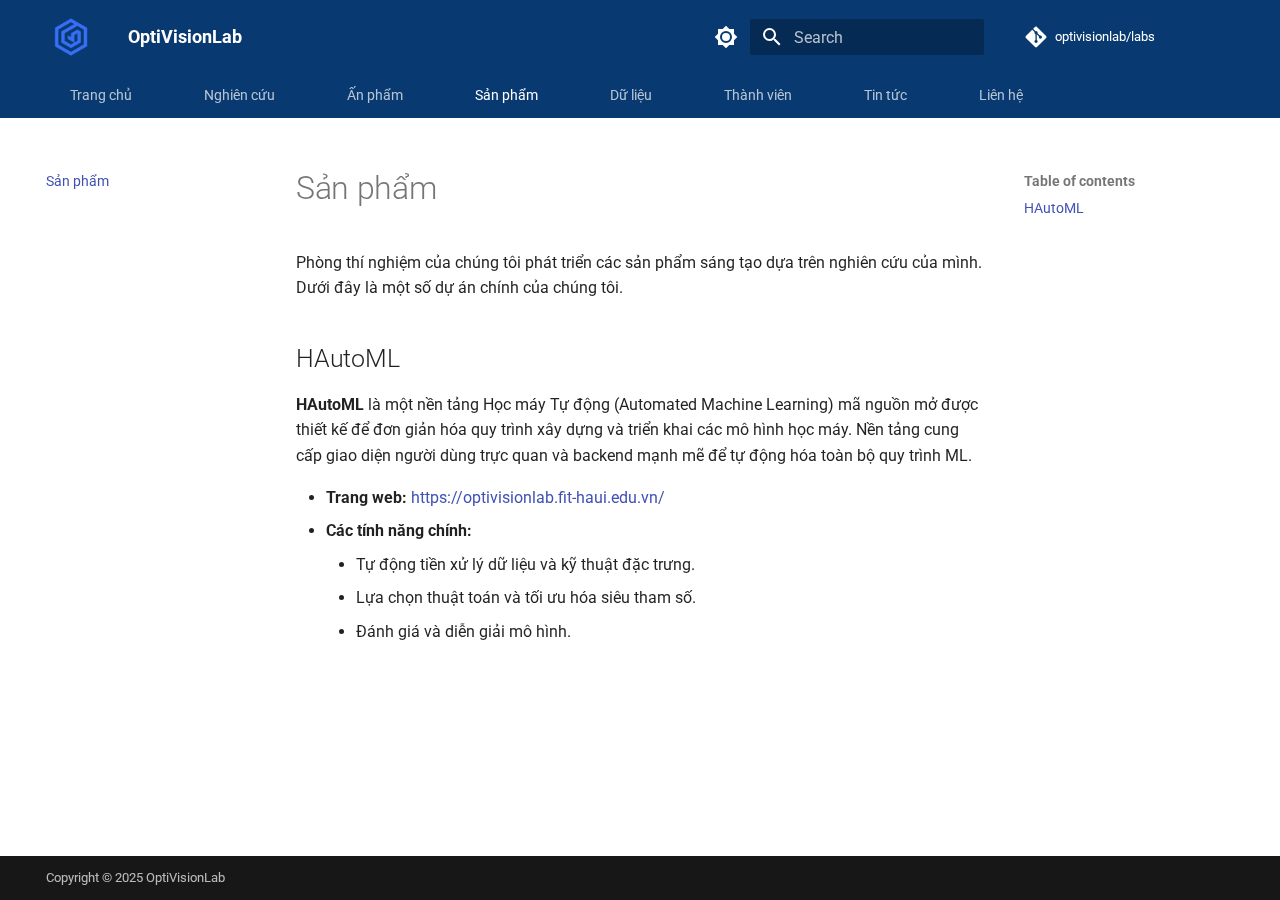
<file: products/index.html>
<!doctype html>
<html lang="en" class="no-js">
  <head>
    
      <meta charset="utf-8">
      <meta name="viewport" content="width=device-width,initial-scale=1">
      
        <meta name="description" content="Chúng tôi là một nhóm nghiên cứu tập trung vào việc thúc đẩy các giới hạn của thị giác máy tính và học máy. Công việc của chúng tôi bao gồm một loạt các chủ đề, từ nghiên cứu lý thuyết cơ bản đến các ứng dụng thực tế giải quyết các vấn đề trong thế giới thực.">
      
      
      
        <link rel="canonical" href="https://optivisionlab.github.io/labs/products/">
      
      
        <link rel="prev" href="../publications/">
      
      
        <link rel="next" href="../datasets/">
      
      
      <link rel="icon" href="../assets/logo.png">
      <meta name="generator" content="mkdocs-1.6.1, mkdocs-material-9.6.22">
    
    
      
        <title>Sản phẩm - OptiVisionLab</title>
      
    
    
      <link rel="stylesheet" href="../assets/stylesheets/main.84d31ad4.min.css">
      
        
        <link rel="stylesheet" href="../assets/stylesheets/palette.06af60db.min.css">
      
      


    
    
      
    
    
      
        
        
        <link rel="preconnect" href="https://fonts.gstatic.com" crossorigin>
        <link rel="stylesheet" href="https://fonts.googleapis.com/css?family=Roboto:300,300i,400,400i,700,700i%7CRoboto+Mono:400,400i,700,700i&display=fallback">
        <style>:root{--md-text-font:"Roboto";--md-code-font:"Roboto Mono"}</style>
      
    
    
      <link rel="stylesheet" href="../assets/custom.css">
    
    <script>__md_scope=new URL("..",location),__md_hash=e=>[...e].reduce(((e,_)=>(e<<5)-e+_.charCodeAt(0)),0),__md_get=(e,_=localStorage,t=__md_scope)=>JSON.parse(_.getItem(t.pathname+"."+e)),__md_set=(e,_,t=localStorage,a=__md_scope)=>{try{t.setItem(a.pathname+"."+e,JSON.stringify(_))}catch(e){}}</script>
    
      

    
    
    
  </head>
  
  
    
    
      
    
    
    
    
    <body dir="ltr" data-md-color-scheme="default" data-md-color-primary="indigo" data-md-color-accent="indigo">
  
    
    <input class="md-toggle" data-md-toggle="drawer" type="checkbox" id="__drawer" autocomplete="off">
    <input class="md-toggle" data-md-toggle="search" type="checkbox" id="__search" autocomplete="off">
    <label class="md-overlay" for="__drawer"></label>
    <div data-md-component="skip">
      
        
        <a href="#san-pham" class="md-skip">
          Skip to content
        </a>
      
    </div>
    <div data-md-component="announce">
      
    </div>
    
    
      

<header class="md-header" data-md-component="header">
  <nav class="md-header__inner md-grid" aria-label="Header">
    <a href=".." title="OptiVisionLab" class="md-header__button md-logo" aria-label="OptiVisionLab" data-md-component="logo">
      
  <img src="../assets/logo.png" alt="logo">

    </a>
    <label class="md-header__button md-icon" for="__drawer">
      
      <svg xmlns="http://www.w3.org/2000/svg" viewBox="0 0 24 24"><path d="M3 6h18v2H3zm0 5h18v2H3zm0 5h18v2H3z"/></svg>
    </label>
    <div class="md-header__title" data-md-component="header-title">
      <div class="md-header__ellipsis">
        <div class="md-header__topic">
          <span class="md-ellipsis">
            OptiVisionLab
          </span>
        </div>
        <div class="md-header__topic" data-md-component="header-topic">
          <span class="md-ellipsis">
            
              Sản phẩm
            
          </span>
        </div>
      </div>
    </div>
    
      
        <form class="md-header__option" data-md-component="palette">
  
    
    
    
    <input class="md-option" data-md-color-media="" data-md-color-scheme="default" data-md-color-primary="indigo" data-md-color-accent="indigo"  aria-label="Switch to dark mode"  type="radio" name="__palette" id="__palette_0">
    
      <label class="md-header__button md-icon" title="Switch to dark mode" for="__palette_1" hidden>
        <svg xmlns="http://www.w3.org/2000/svg" viewBox="0 0 24 24"><path d="M12 8a4 4 0 0 0-4 4 4 4 0 0 0 4 4 4 4 0 0 0 4-4 4 4 0 0 0-4-4m0 10a6 6 0 0 1-6-6 6 6 0 0 1 6-6 6 6 0 0 1 6 6 6 6 0 0 1-6 6m8-9.31V4h-4.69L12 .69 8.69 4H4v4.69L.69 12 4 15.31V20h4.69L12 23.31 15.31 20H20v-4.69L23.31 12z"/></svg>
      </label>
    
  
    
    
    
    <input class="md-option" data-md-color-media="" data-md-color-scheme="slate" data-md-color-primary="indigo" data-md-color-accent="indigo"  aria-label="Switch to light mode"  type="radio" name="__palette" id="__palette_1">
    
      <label class="md-header__button md-icon" title="Switch to light mode" for="__palette_0" hidden>
        <svg xmlns="http://www.w3.org/2000/svg" viewBox="0 0 24 24"><path d="M12 18c-.89 0-1.74-.2-2.5-.55C11.56 16.5 13 14.42 13 12s-1.44-4.5-3.5-5.45C10.26 6.2 11.11 6 12 6a6 6 0 0 1 6 6 6 6 0 0 1-6 6m8-9.31V4h-4.69L12 .69 8.69 4H4v4.69L.69 12 4 15.31V20h4.69L12 23.31 15.31 20H20v-4.69L23.31 12z"/></svg>
      </label>
    
  
</form>
      
    
    
      <script>var palette=__md_get("__palette");if(palette&&palette.color){if("(prefers-color-scheme)"===palette.color.media){var media=matchMedia("(prefers-color-scheme: light)"),input=document.querySelector(media.matches?"[data-md-color-media='(prefers-color-scheme: light)']":"[data-md-color-media='(prefers-color-scheme: dark)']");palette.color.media=input.getAttribute("data-md-color-media"),palette.color.scheme=input.getAttribute("data-md-color-scheme"),palette.color.primary=input.getAttribute("data-md-color-primary"),palette.color.accent=input.getAttribute("data-md-color-accent")}for(var[key,value]of Object.entries(palette.color))document.body.setAttribute("data-md-color-"+key,value)}</script>
    
    
    
      
      
        <label class="md-header__button md-icon" for="__search">
          
          <svg xmlns="http://www.w3.org/2000/svg" viewBox="0 0 24 24"><path d="M9.5 3A6.5 6.5 0 0 1 16 9.5c0 1.61-.59 3.09-1.56 4.23l.27.27h.79l5 5-1.5 1.5-5-5v-.79l-.27-.27A6.52 6.52 0 0 1 9.5 16 6.5 6.5 0 0 1 3 9.5 6.5 6.5 0 0 1 9.5 3m0 2C7 5 5 7 5 9.5S7 14 9.5 14 14 12 14 9.5 12 5 9.5 5"/></svg>
        </label>
        <div class="md-search" data-md-component="search" role="dialog">
  <label class="md-search__overlay" for="__search"></label>
  <div class="md-search__inner" role="search">
    <form class="md-search__form" name="search">
      <input type="text" class="md-search__input" name="query" aria-label="Search" placeholder="Search" autocapitalize="off" autocorrect="off" autocomplete="off" spellcheck="false" data-md-component="search-query" required>
      <label class="md-search__icon md-icon" for="__search">
        
        <svg xmlns="http://www.w3.org/2000/svg" viewBox="0 0 24 24"><path d="M9.5 3A6.5 6.5 0 0 1 16 9.5c0 1.61-.59 3.09-1.56 4.23l.27.27h.79l5 5-1.5 1.5-5-5v-.79l-.27-.27A6.52 6.52 0 0 1 9.5 16 6.5 6.5 0 0 1 3 9.5 6.5 6.5 0 0 1 9.5 3m0 2C7 5 5 7 5 9.5S7 14 9.5 14 14 12 14 9.5 12 5 9.5 5"/></svg>
        
        <svg xmlns="http://www.w3.org/2000/svg" viewBox="0 0 24 24"><path d="M20 11v2H8l5.5 5.5-1.42 1.42L4.16 12l7.92-7.92L13.5 5.5 8 11z"/></svg>
      </label>
      <nav class="md-search__options" aria-label="Search">
        
        <button type="reset" class="md-search__icon md-icon" title="Clear" aria-label="Clear" tabindex="-1">
          
          <svg xmlns="http://www.w3.org/2000/svg" viewBox="0 0 24 24"><path d="M19 6.41 17.59 5 12 10.59 6.41 5 5 6.41 10.59 12 5 17.59 6.41 19 12 13.41 17.59 19 19 17.59 13.41 12z"/></svg>
        </button>
      </nav>
      
        <div class="md-search__suggest" data-md-component="search-suggest"></div>
      
    </form>
    <div class="md-search__output">
      <div class="md-search__scrollwrap" tabindex="0" data-md-scrollfix>
        <div class="md-search-result" data-md-component="search-result">
          <div class="md-search-result__meta">
            Initializing search
          </div>
          <ol class="md-search-result__list" role="presentation"></ol>
        </div>
      </div>
    </div>
  </div>
</div>
      
    
    
      <div class="md-header__source">
        <a href="https://github.com/optivisionlab/labs" title="Go to repository" class="md-source" data-md-component="source">
  <div class="md-source__icon md-icon">
    
    <svg xmlns="http://www.w3.org/2000/svg" viewBox="0 0 448 512"><!--! Font Awesome Free 7.1.0 by @fontawesome - https://fontawesome.com License - https://fontawesome.com/license/free (Icons: CC BY 4.0, Fonts: SIL OFL 1.1, Code: MIT License) Copyright 2025 Fonticons, Inc.--><path d="M439.6 236.1 244 40.5c-5.4-5.5-12.8-8.5-20.4-8.5s-15 3-20.4 8.4L162.5 81l51.5 51.5c27.1-9.1 52.7 16.8 43.4 43.7l49.7 49.7c34.2-11.8 61.2 31 35.5 56.7-26.5 26.5-70.2-2.9-56-37.3L240.3 199v121.9c25.3 12.5 22.3 41.8 9.1 55-6.4 6.4-15.2 10.1-24.3 10.1s-17.8-3.6-24.3-10.1c-17.6-17.6-11.1-46.9 11.2-56v-123c-20.8-8.5-24.6-30.7-18.6-45L142.6 101 8.5 235.1C3 240.6 0 247.9 0 255.5s3 15 8.5 20.4l195.6 195.7c5.4 5.4 12.7 8.4 20.4 8.4s15-3 20.4-8.4l194.7-194.7c5.4-5.4 8.4-12.8 8.4-20.4s-3-15-8.4-20.4"/></svg>
  </div>
  <div class="md-source__repository">
    optivisionlab/labs
  </div>
</a>
      </div>
    
  </nav>
  
</header>
    
    <div class="md-container" data-md-component="container">
      
      
        
          
            
<nav class="md-tabs" aria-label="Tabs" data-md-component="tabs">
  <div class="md-grid">
    <ul class="md-tabs__list">
      
        
  
  
  
  
    <li class="md-tabs__item">
      <a href=".." class="md-tabs__link">
        
  
  
    
  
  Trang chủ

      </a>
    </li>
  

      
        
  
  
  
  
    
    
      <li class="md-tabs__item">
        <a href="../research/" class="md-tabs__link">
          
  
  
  Nghiên cứu

        </a>
      </li>
    
  

      
        
  
  
  
  
    <li class="md-tabs__item">
      <a href="../publications/" class="md-tabs__link">
        
  
  
    
  
  Ấn phẩm

      </a>
    </li>
  

      
        
  
  
  
    
  
  
    <li class="md-tabs__item md-tabs__item--active">
      <a href="./" class="md-tabs__link">
        
  
  
    
  
  Sản phẩm

      </a>
    </li>
  

      
        
  
  
  
  
    <li class="md-tabs__item">
      <a href="../datasets/" class="md-tabs__link">
        
  
  
    
  
  Dữ liệu

      </a>
    </li>
  

      
        
  
  
  
  
    <li class="md-tabs__item">
      <a href="../people/" class="md-tabs__link">
        
  
  
    
  
  Thành viên

      </a>
    </li>
  

      
        
  
  
  
  
    <li class="md-tabs__item">
      <a href="../news/" class="md-tabs__link">
        
  
  
    
  
  Tin tức

      </a>
    </li>
  

      
        
  
  
  
  
    <li class="md-tabs__item">
      <a href="../contact/" class="md-tabs__link">
        
  
  
    
  
  Liên hệ

      </a>
    </li>
  

      
    </ul>
  </div>
</nav>
          
        
      
      <main class="md-main" data-md-component="main">
        <div class="md-main__inner md-grid">
          
            
              
              <div class="md-sidebar md-sidebar--primary" data-md-component="sidebar" data-md-type="navigation" >
                <div class="md-sidebar__scrollwrap">
                  <div class="md-sidebar__inner">
                    


  


<nav class="md-nav md-nav--primary md-nav--lifted" aria-label="Navigation" data-md-level="0">
  <label class="md-nav__title" for="__drawer">
    <a href=".." title="OptiVisionLab" class="md-nav__button md-logo" aria-label="OptiVisionLab" data-md-component="logo">
      
  <img src="../assets/logo.png" alt="logo">

    </a>
    OptiVisionLab
  </label>
  
    <div class="md-nav__source">
      <a href="https://github.com/optivisionlab/labs" title="Go to repository" class="md-source" data-md-component="source">
  <div class="md-source__icon md-icon">
    
    <svg xmlns="http://www.w3.org/2000/svg" viewBox="0 0 448 512"><!--! Font Awesome Free 7.1.0 by @fontawesome - https://fontawesome.com License - https://fontawesome.com/license/free (Icons: CC BY 4.0, Fonts: SIL OFL 1.1, Code: MIT License) Copyright 2025 Fonticons, Inc.--><path d="M439.6 236.1 244 40.5c-5.4-5.5-12.8-8.5-20.4-8.5s-15 3-20.4 8.4L162.5 81l51.5 51.5c27.1-9.1 52.7 16.8 43.4 43.7l49.7 49.7c34.2-11.8 61.2 31 35.5 56.7-26.5 26.5-70.2-2.9-56-37.3L240.3 199v121.9c25.3 12.5 22.3 41.8 9.1 55-6.4 6.4-15.2 10.1-24.3 10.1s-17.8-3.6-24.3-10.1c-17.6-17.6-11.1-46.9 11.2-56v-123c-20.8-8.5-24.6-30.7-18.6-45L142.6 101 8.5 235.1C3 240.6 0 247.9 0 255.5s3 15 8.5 20.4l195.6 195.7c5.4 5.4 12.7 8.4 20.4 8.4s15-3 20.4-8.4l194.7-194.7c5.4-5.4 8.4-12.8 8.4-20.4s-3-15-8.4-20.4"/></svg>
  </div>
  <div class="md-source__repository">
    optivisionlab/labs
  </div>
</a>
    </div>
  
  <ul class="md-nav__list" data-md-scrollfix>
    
      
      
  
  
  
  
    <li class="md-nav__item">
      <a href=".." class="md-nav__link">
        
  
  
  <span class="md-ellipsis">
    Trang chủ
    
  </span>
  

      </a>
    </li>
  

    
      
      
  
  
  
  
    
    
    
    
      
      
        
      
    
    
    <li class="md-nav__item md-nav__item--nested">
      
        
        
        <input class="md-nav__toggle md-toggle " type="checkbox" id="__nav_2" >
        
          
          <label class="md-nav__link" for="__nav_2" id="__nav_2_label" tabindex="0">
            
  
  
  <span class="md-ellipsis">
    Nghiên cứu
    
  </span>
  

            <span class="md-nav__icon md-icon"></span>
          </label>
        
        <nav class="md-nav" data-md-level="1" aria-labelledby="__nav_2_label" aria-expanded="false">
          <label class="md-nav__title" for="__nav_2">
            <span class="md-nav__icon md-icon"></span>
            Nghiên cứu
          </label>
          <ul class="md-nav__list" data-md-scrollfix>
            
              
                
  
  
  
  
    <li class="md-nav__item">
      <a href="../research/" class="md-nav__link">
        
  
  
  <span class="md-ellipsis">
    Tổng quan
    
  </span>
  

      </a>
    </li>
  

              
            
              
                
  
  
  
  
    <li class="md-nav__item">
      <a href="../posts/post1/" class="md-nav__link">
        
  
  
  <span class="md-ellipsis">
    Tiêu đề bài viết đầu tiên
    
  </span>
  

      </a>
    </li>
  

              
            
          </ul>
        </nav>
      
    </li>
  

    
      
      
  
  
  
  
    <li class="md-nav__item">
      <a href="../publications/" class="md-nav__link">
        
  
  
  <span class="md-ellipsis">
    Ấn phẩm
    
  </span>
  

      </a>
    </li>
  

    
      
      
  
  
    
  
  
  
    <li class="md-nav__item md-nav__item--active">
      
      <input class="md-nav__toggle md-toggle" type="checkbox" id="__toc">
      
      
        
      
      
        <label class="md-nav__link md-nav__link--active" for="__toc">
          
  
  
  <span class="md-ellipsis">
    Sản phẩm
    
  </span>
  

          <span class="md-nav__icon md-icon"></span>
        </label>
      
      <a href="./" class="md-nav__link md-nav__link--active">
        
  
  
  <span class="md-ellipsis">
    Sản phẩm
    
  </span>
  

      </a>
      
        

<nav class="md-nav md-nav--secondary" aria-label="Table of contents">
  
  
  
    
  
  
    <label class="md-nav__title" for="__toc">
      <span class="md-nav__icon md-icon"></span>
      Table of contents
    </label>
    <ul class="md-nav__list" data-md-component="toc" data-md-scrollfix>
      
        <li class="md-nav__item">
  <a href="#hautoml" class="md-nav__link">
    <span class="md-ellipsis">
      HAutoML
    </span>
  </a>
  
</li>
      
    </ul>
  
</nav>
      
    </li>
  

    
      
      
  
  
  
  
    <li class="md-nav__item">
      <a href="../datasets/" class="md-nav__link">
        
  
  
  <span class="md-ellipsis">
    Dữ liệu
    
  </span>
  

      </a>
    </li>
  

    
      
      
  
  
  
  
    <li class="md-nav__item">
      <a href="../people/" class="md-nav__link">
        
  
  
  <span class="md-ellipsis">
    Thành viên
    
  </span>
  

      </a>
    </li>
  

    
      
      
  
  
  
  
    <li class="md-nav__item">
      <a href="../news/" class="md-nav__link">
        
  
  
  <span class="md-ellipsis">
    Tin tức
    
  </span>
  

      </a>
    </li>
  

    
      
      
  
  
  
  
    <li class="md-nav__item">
      <a href="../contact/" class="md-nav__link">
        
  
  
  <span class="md-ellipsis">
    Liên hệ
    
  </span>
  

      </a>
    </li>
  

    
  </ul>
</nav>
                  </div>
                </div>
              </div>
            
            
              
              <div class="md-sidebar md-sidebar--secondary" data-md-component="sidebar" data-md-type="toc" >
                <div class="md-sidebar__scrollwrap">
                  <div class="md-sidebar__inner">
                    

<nav class="md-nav md-nav--secondary" aria-label="Table of contents">
  
  
  
    
  
  
    <label class="md-nav__title" for="__toc">
      <span class="md-nav__icon md-icon"></span>
      Table of contents
    </label>
    <ul class="md-nav__list" data-md-component="toc" data-md-scrollfix>
      
        <li class="md-nav__item">
  <a href="#hautoml" class="md-nav__link">
    <span class="md-ellipsis">
      HAutoML
    </span>
  </a>
  
</li>
      
    </ul>
  
</nav>
                  </div>
                </div>
              </div>
            
          
          
            <div class="md-content" data-md-component="content">
              <article class="md-content__inner md-typeset">
                
                  


  
  


<h1 id="san-pham">Sản phẩm</h1>
<p>Phòng thí nghiệm của chúng tôi phát triển các sản phẩm sáng tạo dựa trên nghiên cứu của mình. Dưới đây là một số dự án chính của chúng tôi.</p>
<h2 id="hautoml">HAutoML</h2>
<p><strong>HAutoML</strong> là một nền tảng Học máy Tự động (Automated Machine Learning) mã nguồn mở được thiết kế để đơn giản hóa quy trình xây dựng và triển khai các mô hình học máy. Nền tảng cung cấp giao diện người dùng trực quan và backend mạnh mẽ để tự động hóa toàn bộ quy trình ML.</p>
<ul>
<li><strong>Trang web:</strong> <a href="https://optivisionlab.fit-haui.edu.vn/">https://optivisionlab.fit-haui.edu.vn/</a></li>
<li><strong>Các tính năng chính:</strong><ul>
<li>Tự động tiền xử lý dữ liệu và kỹ thuật đặc trưng.</li>
<li>Lựa chọn thuật toán và tối ưu hóa siêu tham số.</li>
<li>Đánh giá và diễn giải mô hình.</li>
</ul>
</li>
</ul>












                
              </article>
            </div>
          
          
<script>var target=document.getElementById(location.hash.slice(1));target&&target.name&&(target.checked=target.name.startsWith("__tabbed_"))</script>
        </div>
        
          <button type="button" class="md-top md-icon" data-md-component="top" hidden>
  
  <svg xmlns="http://www.w3.org/2000/svg" viewBox="0 0 24 24"><path d="M13 20h-2V8l-5.5 5.5-1.42-1.42L12 4.16l7.92 7.92-1.42 1.42L13 8z"/></svg>
  Back to top
</button>
        
      </main>
      
  <footer class="md-footer">
    <div class="md-footer-meta md-typeset">
      <div class="md-footer-meta__inner md-grid">
        <div class="md-copyright">
          
            <div class="md-copyright__highlight">
              Copyright © 2025 OptiVisionLab
            </div>
          
        </div>
      </div>
    </div>
  </footer>

    </div>
    <div class="md-dialog" data-md-component="dialog">
      <div class="md-dialog__inner md-typeset"></div>
    </div>
    
    
    
      
      <script id="__config" type="application/json">{"base": "..", "features": ["content.code.copy", "navigation.tabs", "navigation.sections", "navigation.top", "search.suggest", "search.highlight", "header.autohide"], "search": "../assets/javascripts/workers/search.973d3a69.min.js", "tags": null, "translations": {"clipboard.copied": "Copied to clipboard", "clipboard.copy": "Copy to clipboard", "search.result.more.one": "1 more on this page", "search.result.more.other": "# more on this page", "search.result.none": "No matching documents", "search.result.one": "1 matching document", "search.result.other": "# matching documents", "search.result.placeholder": "Type to start searching", "search.result.term.missing": "Missing", "select.version": "Select version"}, "version": null}</script>
    
    
      <script src="../assets/javascripts/bundle.f55a23d4.min.js"></script>
      
    
  </body>
</html>
</file>
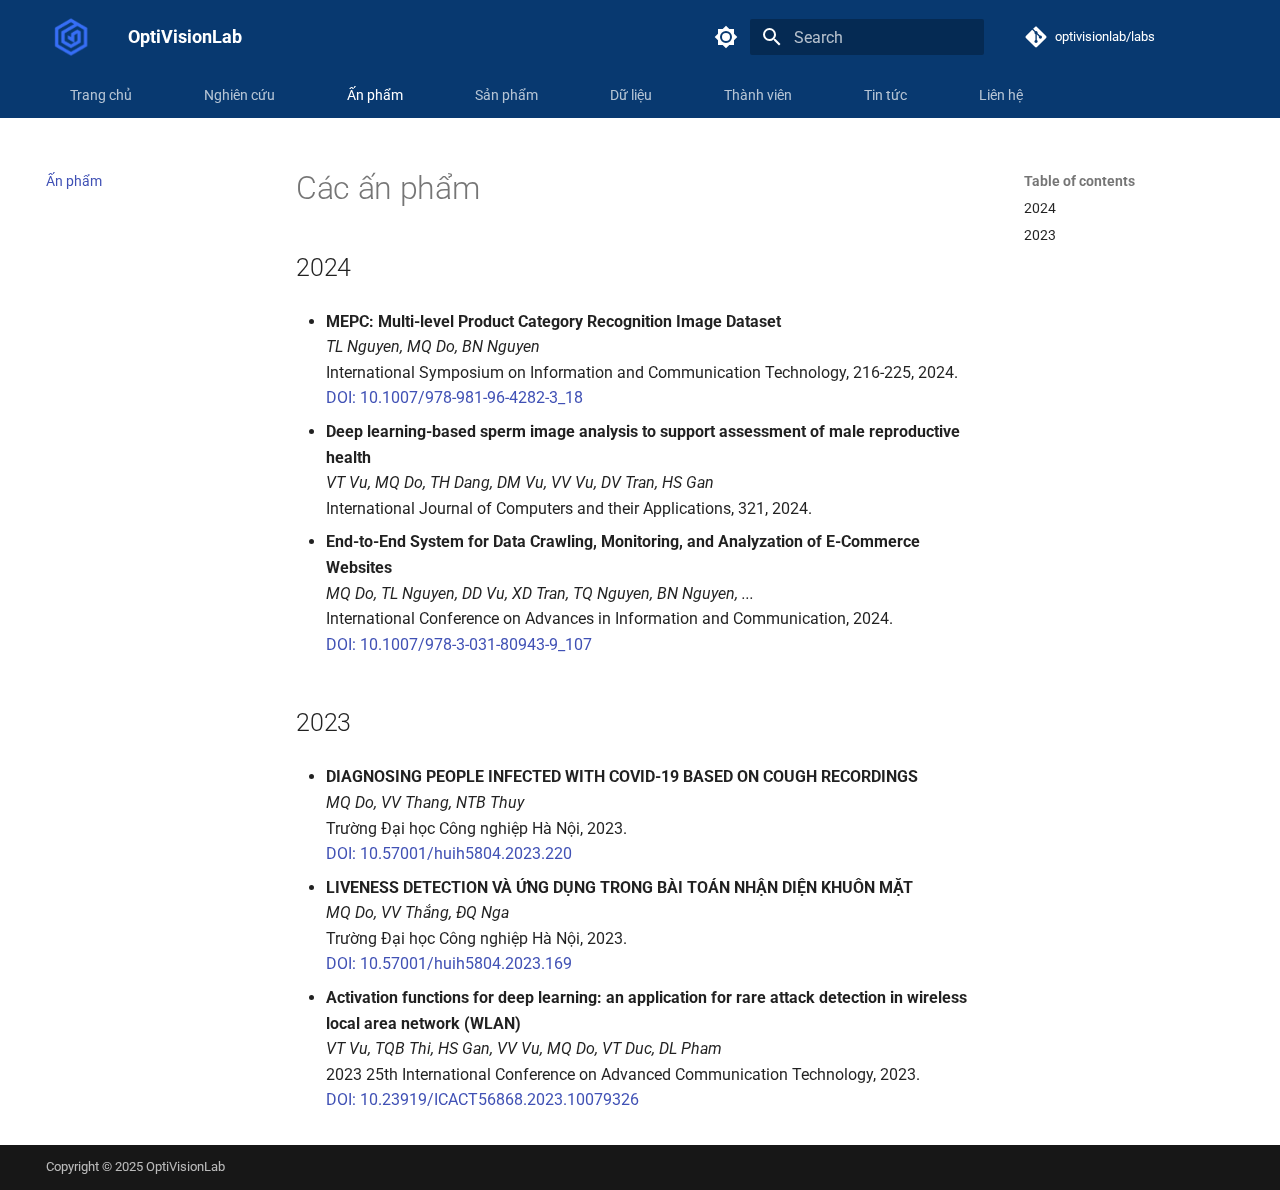
<file: publications/index.html>
<!doctype html>
<html lang="en" class="no-js">
  <head>
    
      <meta charset="utf-8">
      <meta name="viewport" content="width=device-width,initial-scale=1">
      
        <meta name="description" content="Chúng tôi là một nhóm nghiên cứu tập trung vào việc thúc đẩy các giới hạn của thị giác máy tính và học máy. Công việc của chúng tôi bao gồm một loạt các chủ đề, từ nghiên cứu lý thuyết cơ bản đến các ứng dụng thực tế giải quyết các vấn đề trong thế giới thực.">
      
      
      
        <link rel="canonical" href="https://optivisionlab.github.io/labs/publications/">
      
      
        <link rel="prev" href="../posts/post1/">
      
      
        <link rel="next" href="../products/">
      
      
      <link rel="icon" href="../assets/logo.png">
      <meta name="generator" content="mkdocs-1.6.1, mkdocs-material-9.6.22">
    
    
      
        <title>Ấn phẩm - OptiVisionLab</title>
      
    
    
      <link rel="stylesheet" href="../assets/stylesheets/main.84d31ad4.min.css">
      
        
        <link rel="stylesheet" href="../assets/stylesheets/palette.06af60db.min.css">
      
      


    
    
      
    
    
      
        
        
        <link rel="preconnect" href="https://fonts.gstatic.com" crossorigin>
        <link rel="stylesheet" href="https://fonts.googleapis.com/css?family=Roboto:300,300i,400,400i,700,700i%7CRoboto+Mono:400,400i,700,700i&display=fallback">
        <style>:root{--md-text-font:"Roboto";--md-code-font:"Roboto Mono"}</style>
      
    
    
      <link rel="stylesheet" href="../assets/custom.css">
    
    <script>__md_scope=new URL("..",location),__md_hash=e=>[...e].reduce(((e,_)=>(e<<5)-e+_.charCodeAt(0)),0),__md_get=(e,_=localStorage,t=__md_scope)=>JSON.parse(_.getItem(t.pathname+"."+e)),__md_set=(e,_,t=localStorage,a=__md_scope)=>{try{t.setItem(a.pathname+"."+e,JSON.stringify(_))}catch(e){}}</script>
    
      

    
    
    
  </head>
  
  
    
    
      
    
    
    
    
    <body dir="ltr" data-md-color-scheme="default" data-md-color-primary="indigo" data-md-color-accent="indigo">
  
    
    <input class="md-toggle" data-md-toggle="drawer" type="checkbox" id="__drawer" autocomplete="off">
    <input class="md-toggle" data-md-toggle="search" type="checkbox" id="__search" autocomplete="off">
    <label class="md-overlay" for="__drawer"></label>
    <div data-md-component="skip">
      
        
        <a href="#cac-an-pham" class="md-skip">
          Skip to content
        </a>
      
    </div>
    <div data-md-component="announce">
      
    </div>
    
    
      

<header class="md-header" data-md-component="header">
  <nav class="md-header__inner md-grid" aria-label="Header">
    <a href=".." title="OptiVisionLab" class="md-header__button md-logo" aria-label="OptiVisionLab" data-md-component="logo">
      
  <img src="../assets/logo.png" alt="logo">

    </a>
    <label class="md-header__button md-icon" for="__drawer">
      
      <svg xmlns="http://www.w3.org/2000/svg" viewBox="0 0 24 24"><path d="M3 6h18v2H3zm0 5h18v2H3zm0 5h18v2H3z"/></svg>
    </label>
    <div class="md-header__title" data-md-component="header-title">
      <div class="md-header__ellipsis">
        <div class="md-header__topic">
          <span class="md-ellipsis">
            OptiVisionLab
          </span>
        </div>
        <div class="md-header__topic" data-md-component="header-topic">
          <span class="md-ellipsis">
            
              Ấn phẩm
            
          </span>
        </div>
      </div>
    </div>
    
      
        <form class="md-header__option" data-md-component="palette">
  
    
    
    
    <input class="md-option" data-md-color-media="" data-md-color-scheme="default" data-md-color-primary="indigo" data-md-color-accent="indigo"  aria-label="Switch to dark mode"  type="radio" name="__palette" id="__palette_0">
    
      <label class="md-header__button md-icon" title="Switch to dark mode" for="__palette_1" hidden>
        <svg xmlns="http://www.w3.org/2000/svg" viewBox="0 0 24 24"><path d="M12 8a4 4 0 0 0-4 4 4 4 0 0 0 4 4 4 4 0 0 0 4-4 4 4 0 0 0-4-4m0 10a6 6 0 0 1-6-6 6 6 0 0 1 6-6 6 6 0 0 1 6 6 6 6 0 0 1-6 6m8-9.31V4h-4.69L12 .69 8.69 4H4v4.69L.69 12 4 15.31V20h4.69L12 23.31 15.31 20H20v-4.69L23.31 12z"/></svg>
      </label>
    
  
    
    
    
    <input class="md-option" data-md-color-media="" data-md-color-scheme="slate" data-md-color-primary="indigo" data-md-color-accent="indigo"  aria-label="Switch to light mode"  type="radio" name="__palette" id="__palette_1">
    
      <label class="md-header__button md-icon" title="Switch to light mode" for="__palette_0" hidden>
        <svg xmlns="http://www.w3.org/2000/svg" viewBox="0 0 24 24"><path d="M12 18c-.89 0-1.74-.2-2.5-.55C11.56 16.5 13 14.42 13 12s-1.44-4.5-3.5-5.45C10.26 6.2 11.11 6 12 6a6 6 0 0 1 6 6 6 6 0 0 1-6 6m8-9.31V4h-4.69L12 .69 8.69 4H4v4.69L.69 12 4 15.31V20h4.69L12 23.31 15.31 20H20v-4.69L23.31 12z"/></svg>
      </label>
    
  
</form>
      
    
    
      <script>var palette=__md_get("__palette");if(palette&&palette.color){if("(prefers-color-scheme)"===palette.color.media){var media=matchMedia("(prefers-color-scheme: light)"),input=document.querySelector(media.matches?"[data-md-color-media='(prefers-color-scheme: light)']":"[data-md-color-media='(prefers-color-scheme: dark)']");palette.color.media=input.getAttribute("data-md-color-media"),palette.color.scheme=input.getAttribute("data-md-color-scheme"),palette.color.primary=input.getAttribute("data-md-color-primary"),palette.color.accent=input.getAttribute("data-md-color-accent")}for(var[key,value]of Object.entries(palette.color))document.body.setAttribute("data-md-color-"+key,value)}</script>
    
    
    
      
      
        <label class="md-header__button md-icon" for="__search">
          
          <svg xmlns="http://www.w3.org/2000/svg" viewBox="0 0 24 24"><path d="M9.5 3A6.5 6.5 0 0 1 16 9.5c0 1.61-.59 3.09-1.56 4.23l.27.27h.79l5 5-1.5 1.5-5-5v-.79l-.27-.27A6.52 6.52 0 0 1 9.5 16 6.5 6.5 0 0 1 3 9.5 6.5 6.5 0 0 1 9.5 3m0 2C7 5 5 7 5 9.5S7 14 9.5 14 14 12 14 9.5 12 5 9.5 5"/></svg>
        </label>
        <div class="md-search" data-md-component="search" role="dialog">
  <label class="md-search__overlay" for="__search"></label>
  <div class="md-search__inner" role="search">
    <form class="md-search__form" name="search">
      <input type="text" class="md-search__input" name="query" aria-label="Search" placeholder="Search" autocapitalize="off" autocorrect="off" autocomplete="off" spellcheck="false" data-md-component="search-query" required>
      <label class="md-search__icon md-icon" for="__search">
        
        <svg xmlns="http://www.w3.org/2000/svg" viewBox="0 0 24 24"><path d="M9.5 3A6.5 6.5 0 0 1 16 9.5c0 1.61-.59 3.09-1.56 4.23l.27.27h.79l5 5-1.5 1.5-5-5v-.79l-.27-.27A6.52 6.52 0 0 1 9.5 16 6.5 6.5 0 0 1 3 9.5 6.5 6.5 0 0 1 9.5 3m0 2C7 5 5 7 5 9.5S7 14 9.5 14 14 12 14 9.5 12 5 9.5 5"/></svg>
        
        <svg xmlns="http://www.w3.org/2000/svg" viewBox="0 0 24 24"><path d="M20 11v2H8l5.5 5.5-1.42 1.42L4.16 12l7.92-7.92L13.5 5.5 8 11z"/></svg>
      </label>
      <nav class="md-search__options" aria-label="Search">
        
        <button type="reset" class="md-search__icon md-icon" title="Clear" aria-label="Clear" tabindex="-1">
          
          <svg xmlns="http://www.w3.org/2000/svg" viewBox="0 0 24 24"><path d="M19 6.41 17.59 5 12 10.59 6.41 5 5 6.41 10.59 12 5 17.59 6.41 19 12 13.41 17.59 19 19 17.59 13.41 12z"/></svg>
        </button>
      </nav>
      
        <div class="md-search__suggest" data-md-component="search-suggest"></div>
      
    </form>
    <div class="md-search__output">
      <div class="md-search__scrollwrap" tabindex="0" data-md-scrollfix>
        <div class="md-search-result" data-md-component="search-result">
          <div class="md-search-result__meta">
            Initializing search
          </div>
          <ol class="md-search-result__list" role="presentation"></ol>
        </div>
      </div>
    </div>
  </div>
</div>
      
    
    
      <div class="md-header__source">
        <a href="https://github.com/optivisionlab/labs" title="Go to repository" class="md-source" data-md-component="source">
  <div class="md-source__icon md-icon">
    
    <svg xmlns="http://www.w3.org/2000/svg" viewBox="0 0 448 512"><!--! Font Awesome Free 7.1.0 by @fontawesome - https://fontawesome.com License - https://fontawesome.com/license/free (Icons: CC BY 4.0, Fonts: SIL OFL 1.1, Code: MIT License) Copyright 2025 Fonticons, Inc.--><path d="M439.6 236.1 244 40.5c-5.4-5.5-12.8-8.5-20.4-8.5s-15 3-20.4 8.4L162.5 81l51.5 51.5c27.1-9.1 52.7 16.8 43.4 43.7l49.7 49.7c34.2-11.8 61.2 31 35.5 56.7-26.5 26.5-70.2-2.9-56-37.3L240.3 199v121.9c25.3 12.5 22.3 41.8 9.1 55-6.4 6.4-15.2 10.1-24.3 10.1s-17.8-3.6-24.3-10.1c-17.6-17.6-11.1-46.9 11.2-56v-123c-20.8-8.5-24.6-30.7-18.6-45L142.6 101 8.5 235.1C3 240.6 0 247.9 0 255.5s3 15 8.5 20.4l195.6 195.7c5.4 5.4 12.7 8.4 20.4 8.4s15-3 20.4-8.4l194.7-194.7c5.4-5.4 8.4-12.8 8.4-20.4s-3-15-8.4-20.4"/></svg>
  </div>
  <div class="md-source__repository">
    optivisionlab/labs
  </div>
</a>
      </div>
    
  </nav>
  
</header>
    
    <div class="md-container" data-md-component="container">
      
      
        
          
            
<nav class="md-tabs" aria-label="Tabs" data-md-component="tabs">
  <div class="md-grid">
    <ul class="md-tabs__list">
      
        
  
  
  
  
    <li class="md-tabs__item">
      <a href=".." class="md-tabs__link">
        
  
  
    
  
  Trang chủ

      </a>
    </li>
  

      
        
  
  
  
  
    
    
      <li class="md-tabs__item">
        <a href="../research/" class="md-tabs__link">
          
  
  
  Nghiên cứu

        </a>
      </li>
    
  

      
        
  
  
  
    
  
  
    <li class="md-tabs__item md-tabs__item--active">
      <a href="./" class="md-tabs__link">
        
  
  
    
  
  Ấn phẩm

      </a>
    </li>
  

      
        
  
  
  
  
    <li class="md-tabs__item">
      <a href="../products/" class="md-tabs__link">
        
  
  
    
  
  Sản phẩm

      </a>
    </li>
  

      
        
  
  
  
  
    <li class="md-tabs__item">
      <a href="../datasets/" class="md-tabs__link">
        
  
  
    
  
  Dữ liệu

      </a>
    </li>
  

      
        
  
  
  
  
    <li class="md-tabs__item">
      <a href="../people/" class="md-tabs__link">
        
  
  
    
  
  Thành viên

      </a>
    </li>
  

      
        
  
  
  
  
    <li class="md-tabs__item">
      <a href="../news/" class="md-tabs__link">
        
  
  
    
  
  Tin tức

      </a>
    </li>
  

      
        
  
  
  
  
    <li class="md-tabs__item">
      <a href="../contact/" class="md-tabs__link">
        
  
  
    
  
  Liên hệ

      </a>
    </li>
  

      
    </ul>
  </div>
</nav>
          
        
      
      <main class="md-main" data-md-component="main">
        <div class="md-main__inner md-grid">
          
            
              
              <div class="md-sidebar md-sidebar--primary" data-md-component="sidebar" data-md-type="navigation" >
                <div class="md-sidebar__scrollwrap">
                  <div class="md-sidebar__inner">
                    


  


<nav class="md-nav md-nav--primary md-nav--lifted" aria-label="Navigation" data-md-level="0">
  <label class="md-nav__title" for="__drawer">
    <a href=".." title="OptiVisionLab" class="md-nav__button md-logo" aria-label="OptiVisionLab" data-md-component="logo">
      
  <img src="../assets/logo.png" alt="logo">

    </a>
    OptiVisionLab
  </label>
  
    <div class="md-nav__source">
      <a href="https://github.com/optivisionlab/labs" title="Go to repository" class="md-source" data-md-component="source">
  <div class="md-source__icon md-icon">
    
    <svg xmlns="http://www.w3.org/2000/svg" viewBox="0 0 448 512"><!--! Font Awesome Free 7.1.0 by @fontawesome - https://fontawesome.com License - https://fontawesome.com/license/free (Icons: CC BY 4.0, Fonts: SIL OFL 1.1, Code: MIT License) Copyright 2025 Fonticons, Inc.--><path d="M439.6 236.1 244 40.5c-5.4-5.5-12.8-8.5-20.4-8.5s-15 3-20.4 8.4L162.5 81l51.5 51.5c27.1-9.1 52.7 16.8 43.4 43.7l49.7 49.7c34.2-11.8 61.2 31 35.5 56.7-26.5 26.5-70.2-2.9-56-37.3L240.3 199v121.9c25.3 12.5 22.3 41.8 9.1 55-6.4 6.4-15.2 10.1-24.3 10.1s-17.8-3.6-24.3-10.1c-17.6-17.6-11.1-46.9 11.2-56v-123c-20.8-8.5-24.6-30.7-18.6-45L142.6 101 8.5 235.1C3 240.6 0 247.9 0 255.5s3 15 8.5 20.4l195.6 195.7c5.4 5.4 12.7 8.4 20.4 8.4s15-3 20.4-8.4l194.7-194.7c5.4-5.4 8.4-12.8 8.4-20.4s-3-15-8.4-20.4"/></svg>
  </div>
  <div class="md-source__repository">
    optivisionlab/labs
  </div>
</a>
    </div>
  
  <ul class="md-nav__list" data-md-scrollfix>
    
      
      
  
  
  
  
    <li class="md-nav__item">
      <a href=".." class="md-nav__link">
        
  
  
  <span class="md-ellipsis">
    Trang chủ
    
  </span>
  

      </a>
    </li>
  

    
      
      
  
  
  
  
    
    
    
    
      
      
        
      
    
    
    <li class="md-nav__item md-nav__item--nested">
      
        
        
        <input class="md-nav__toggle md-toggle " type="checkbox" id="__nav_2" >
        
          
          <label class="md-nav__link" for="__nav_2" id="__nav_2_label" tabindex="0">
            
  
  
  <span class="md-ellipsis">
    Nghiên cứu
    
  </span>
  

            <span class="md-nav__icon md-icon"></span>
          </label>
        
        <nav class="md-nav" data-md-level="1" aria-labelledby="__nav_2_label" aria-expanded="false">
          <label class="md-nav__title" for="__nav_2">
            <span class="md-nav__icon md-icon"></span>
            Nghiên cứu
          </label>
          <ul class="md-nav__list" data-md-scrollfix>
            
              
                
  
  
  
  
    <li class="md-nav__item">
      <a href="../research/" class="md-nav__link">
        
  
  
  <span class="md-ellipsis">
    Tổng quan
    
  </span>
  

      </a>
    </li>
  

              
            
              
                
  
  
  
  
    <li class="md-nav__item">
      <a href="../posts/post1/" class="md-nav__link">
        
  
  
  <span class="md-ellipsis">
    Tiêu đề bài viết đầu tiên
    
  </span>
  

      </a>
    </li>
  

              
            
          </ul>
        </nav>
      
    </li>
  

    
      
      
  
  
    
  
  
  
    <li class="md-nav__item md-nav__item--active">
      
      <input class="md-nav__toggle md-toggle" type="checkbox" id="__toc">
      
      
        
      
      
        <label class="md-nav__link md-nav__link--active" for="__toc">
          
  
  
  <span class="md-ellipsis">
    Ấn phẩm
    
  </span>
  

          <span class="md-nav__icon md-icon"></span>
        </label>
      
      <a href="./" class="md-nav__link md-nav__link--active">
        
  
  
  <span class="md-ellipsis">
    Ấn phẩm
    
  </span>
  

      </a>
      
        

<nav class="md-nav md-nav--secondary" aria-label="Table of contents">
  
  
  
    
  
  
    <label class="md-nav__title" for="__toc">
      <span class="md-nav__icon md-icon"></span>
      Table of contents
    </label>
    <ul class="md-nav__list" data-md-component="toc" data-md-scrollfix>
      
        <li class="md-nav__item">
  <a href="#2024" class="md-nav__link">
    <span class="md-ellipsis">
      2024
    </span>
  </a>
  
</li>
      
        <li class="md-nav__item">
  <a href="#2023" class="md-nav__link">
    <span class="md-ellipsis">
      2023
    </span>
  </a>
  
</li>
      
    </ul>
  
</nav>
      
    </li>
  

    
      
      
  
  
  
  
    <li class="md-nav__item">
      <a href="../products/" class="md-nav__link">
        
  
  
  <span class="md-ellipsis">
    Sản phẩm
    
  </span>
  

      </a>
    </li>
  

    
      
      
  
  
  
  
    <li class="md-nav__item">
      <a href="../datasets/" class="md-nav__link">
        
  
  
  <span class="md-ellipsis">
    Dữ liệu
    
  </span>
  

      </a>
    </li>
  

    
      
      
  
  
  
  
    <li class="md-nav__item">
      <a href="../people/" class="md-nav__link">
        
  
  
  <span class="md-ellipsis">
    Thành viên
    
  </span>
  

      </a>
    </li>
  

    
      
      
  
  
  
  
    <li class="md-nav__item">
      <a href="../news/" class="md-nav__link">
        
  
  
  <span class="md-ellipsis">
    Tin tức
    
  </span>
  

      </a>
    </li>
  

    
      
      
  
  
  
  
    <li class="md-nav__item">
      <a href="../contact/" class="md-nav__link">
        
  
  
  <span class="md-ellipsis">
    Liên hệ
    
  </span>
  

      </a>
    </li>
  

    
  </ul>
</nav>
                  </div>
                </div>
              </div>
            
            
              
              <div class="md-sidebar md-sidebar--secondary" data-md-component="sidebar" data-md-type="toc" >
                <div class="md-sidebar__scrollwrap">
                  <div class="md-sidebar__inner">
                    

<nav class="md-nav md-nav--secondary" aria-label="Table of contents">
  
  
  
    
  
  
    <label class="md-nav__title" for="__toc">
      <span class="md-nav__icon md-icon"></span>
      Table of contents
    </label>
    <ul class="md-nav__list" data-md-component="toc" data-md-scrollfix>
      
        <li class="md-nav__item">
  <a href="#2024" class="md-nav__link">
    <span class="md-ellipsis">
      2024
    </span>
  </a>
  
</li>
      
        <li class="md-nav__item">
  <a href="#2023" class="md-nav__link">
    <span class="md-ellipsis">
      2023
    </span>
  </a>
  
</li>
      
    </ul>
  
</nav>
                  </div>
                </div>
              </div>
            
          
          
            <div class="md-content" data-md-component="content">
              <article class="md-content__inner md-typeset">
                
                  


  
  


<h1 id="cac-an-pham">Các ấn phẩm</h1>
<h2 id="2024">2024</h2>
<ul>
<li>
<p><strong>MEPC: Multi-level Product Category Recognition Image Dataset</strong><br />
<em>TL Nguyen, MQ Do, BN Nguyen</em><br />
  International Symposium on Information and Communication Technology, 216-225, 2024.<br />
<a href="https://doi.org/10.1007/978-981-96-4282-3_18">DOI: 10.1007/978-981-96-4282-3_18</a></p>
</li>
<li>
<p><strong>Deep learning-based sperm image analysis to support assessment of male reproductive health</strong><br />
<em>VT Vu, MQ Do, TH Dang, DM Vu, VV Vu, DV Tran, HS Gan</em><br />
  International Journal of Computers and their Applications, 321, 2024.</p>
</li>
<li>
<p><strong>End-to-End System for Data Crawling, Monitoring, and Analyzation of E-Commerce Websites</strong><br />
<em>MQ Do, TL Nguyen, DD Vu, XD Tran, TQ Nguyen, BN Nguyen, ...</em><br />
  International Conference on Advances in Information and Communication, 2024.<br />
<a href="https://doi.org/10.1007/978-3-031-80943-9_107">DOI: 10.1007/978-3-031-80943-9_107</a></p>
</li>
</ul>
<h2 id="2023">2023</h2>
<ul>
<li>
<p><strong>DIAGNOSING PEOPLE INFECTED WITH COVID-19 BASED ON COUGH RECORDINGS</strong><br />
<em>MQ Do, VV Thang, NTB Thuy</em><br />
  Trường Đại học Công nghiệp Hà Nội, 2023.<br />
<a href="https://doi.org/10.57001/huih5804.2023.220">DOI: 10.57001/huih5804.2023.220</a></p>
</li>
<li>
<p><strong>LIVENESS DETECTION VÀ ỨNG DỤNG TRONG BÀI TOÁN NHẬN DIỆN KHUÔN MẶT</strong><br />
<em>MQ Do, VV Thắng, ĐQ Nga</em><br />
  Trường Đại học Công nghiệp Hà Nội, 2023.<br />
<a href="https://doi.org/10.57001/huih5804.2023.169">DOI: 10.57001/huih5804.2023.169</a></p>
</li>
<li>
<p><strong>Activation functions for deep learning: an application for rare attack detection in wireless local area network (WLAN)</strong><br />
<em>VT Vu, TQB Thi, HS Gan, VV Vu, MQ Do, VT Duc, DL Pham</em><br />
  2023 25th International Conference on Advanced Communication Technology, 2023.<br />
<a href="https://doi.org/10.23919/icact56868.2023.10079326">DOI: 10.23919/ICACT56868.2023.10079326</a></p>
</li>
</ul>












                
              </article>
            </div>
          
          
<script>var target=document.getElementById(location.hash.slice(1));target&&target.name&&(target.checked=target.name.startsWith("__tabbed_"))</script>
        </div>
        
          <button type="button" class="md-top md-icon" data-md-component="top" hidden>
  
  <svg xmlns="http://www.w3.org/2000/svg" viewBox="0 0 24 24"><path d="M13 20h-2V8l-5.5 5.5-1.42-1.42L12 4.16l7.92 7.92-1.42 1.42L13 8z"/></svg>
  Back to top
</button>
        
      </main>
      
  <footer class="md-footer">
    <div class="md-footer-meta md-typeset">
      <div class="md-footer-meta__inner md-grid">
        <div class="md-copyright">
          
            <div class="md-copyright__highlight">
              Copyright © 2025 OptiVisionLab
            </div>
          
        </div>
      </div>
    </div>
  </footer>

    </div>
    <div class="md-dialog" data-md-component="dialog">
      <div class="md-dialog__inner md-typeset"></div>
    </div>
    
    
    
      
      <script id="__config" type="application/json">{"base": "..", "features": ["content.code.copy", "navigation.tabs", "navigation.sections", "navigation.top", "search.suggest", "search.highlight", "header.autohide"], "search": "../assets/javascripts/workers/search.973d3a69.min.js", "tags": null, "translations": {"clipboard.copied": "Copied to clipboard", "clipboard.copy": "Copy to clipboard", "search.result.more.one": "1 more on this page", "search.result.more.other": "# more on this page", "search.result.none": "No matching documents", "search.result.one": "1 matching document", "search.result.other": "# matching documents", "search.result.placeholder": "Type to start searching", "search.result.term.missing": "Missing", "select.version": "Select version"}, "version": null}</script>
    
    
      <script src="../assets/javascripts/bundle.f55a23d4.min.js"></script>
      
    
  </body>
</html>
</file>
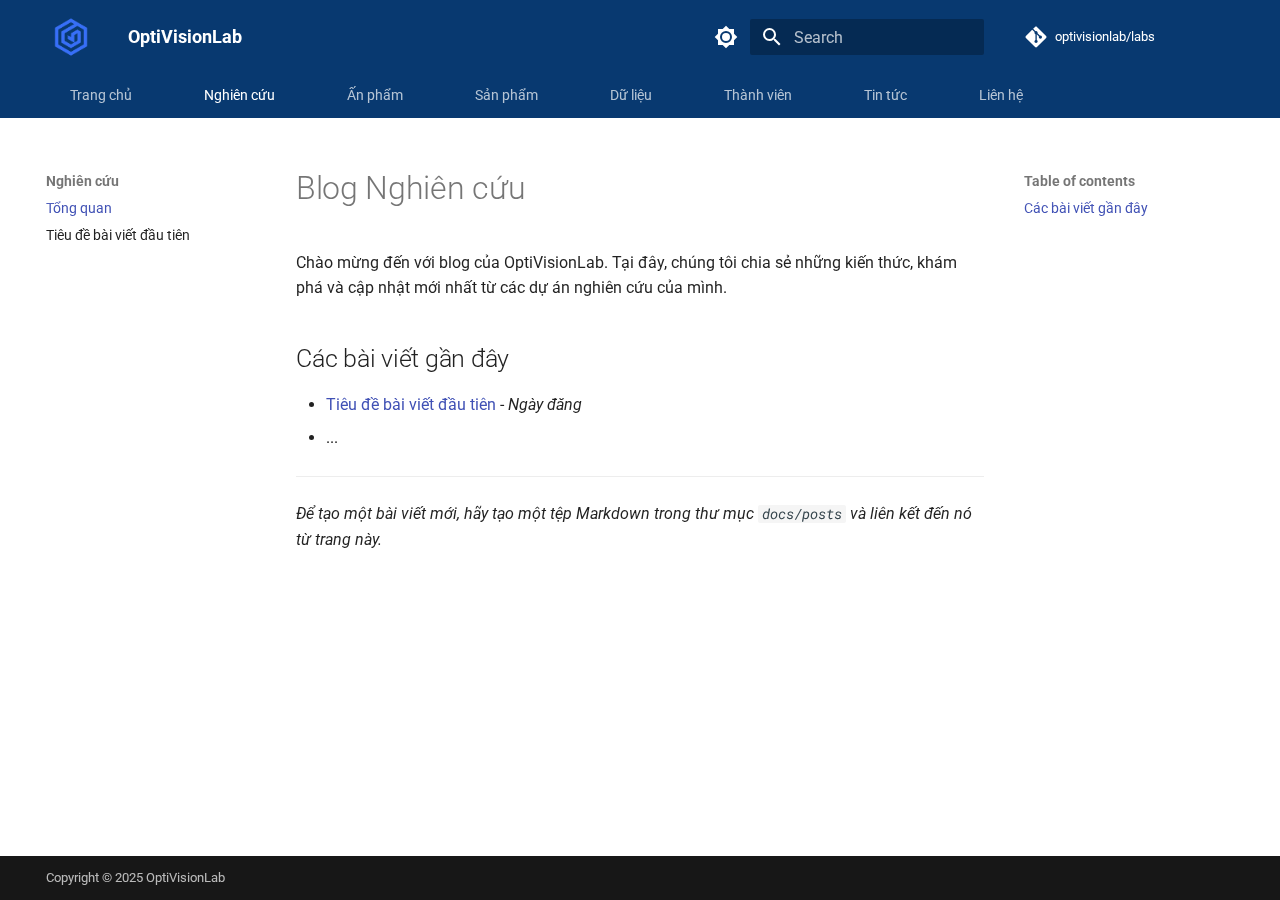
<file: research/index.html>
<!doctype html>
<html lang="en" class="no-js">
  <head>
    
      <meta charset="utf-8">
      <meta name="viewport" content="width=device-width,initial-scale=1">
      
        <meta name="description" content="Chúng tôi là một nhóm nghiên cứu tập trung vào việc thúc đẩy các giới hạn của thị giác máy tính và học máy. Công việc của chúng tôi bao gồm một loạt các chủ đề, từ nghiên cứu lý thuyết cơ bản đến các ứng dụng thực tế giải quyết các vấn đề trong thế giới thực.">
      
      
      
        <link rel="canonical" href="https://optivisionlab.github.io/labs/research/">
      
      
        <link rel="prev" href="..">
      
      
        <link rel="next" href="../posts/post1/">
      
      
      <link rel="icon" href="../assets/logo.png">
      <meta name="generator" content="mkdocs-1.6.1, mkdocs-material-9.6.22">
    
    
      
        <title>Tổng quan - OptiVisionLab</title>
      
    
    
      <link rel="stylesheet" href="../assets/stylesheets/main.84d31ad4.min.css">
      
        
        <link rel="stylesheet" href="../assets/stylesheets/palette.06af60db.min.css">
      
      


    
    
      
    
    
      
        
        
        <link rel="preconnect" href="https://fonts.gstatic.com" crossorigin>
        <link rel="stylesheet" href="https://fonts.googleapis.com/css?family=Roboto:300,300i,400,400i,700,700i%7CRoboto+Mono:400,400i,700,700i&display=fallback">
        <style>:root{--md-text-font:"Roboto";--md-code-font:"Roboto Mono"}</style>
      
    
    
      <link rel="stylesheet" href="../assets/custom.css">
    
    <script>__md_scope=new URL("..",location),__md_hash=e=>[...e].reduce(((e,_)=>(e<<5)-e+_.charCodeAt(0)),0),__md_get=(e,_=localStorage,t=__md_scope)=>JSON.parse(_.getItem(t.pathname+"."+e)),__md_set=(e,_,t=localStorage,a=__md_scope)=>{try{t.setItem(a.pathname+"."+e,JSON.stringify(_))}catch(e){}}</script>
    
      

    
    
    
  </head>
  
  
    
    
      
    
    
    
    
    <body dir="ltr" data-md-color-scheme="default" data-md-color-primary="indigo" data-md-color-accent="indigo">
  
    
    <input class="md-toggle" data-md-toggle="drawer" type="checkbox" id="__drawer" autocomplete="off">
    <input class="md-toggle" data-md-toggle="search" type="checkbox" id="__search" autocomplete="off">
    <label class="md-overlay" for="__drawer"></label>
    <div data-md-component="skip">
      
        
        <a href="#blog-nghien-cuu" class="md-skip">
          Skip to content
        </a>
      
    </div>
    <div data-md-component="announce">
      
    </div>
    
    
      

<header class="md-header" data-md-component="header">
  <nav class="md-header__inner md-grid" aria-label="Header">
    <a href=".." title="OptiVisionLab" class="md-header__button md-logo" aria-label="OptiVisionLab" data-md-component="logo">
      
  <img src="../assets/logo.png" alt="logo">

    </a>
    <label class="md-header__button md-icon" for="__drawer">
      
      <svg xmlns="http://www.w3.org/2000/svg" viewBox="0 0 24 24"><path d="M3 6h18v2H3zm0 5h18v2H3zm0 5h18v2H3z"/></svg>
    </label>
    <div class="md-header__title" data-md-component="header-title">
      <div class="md-header__ellipsis">
        <div class="md-header__topic">
          <span class="md-ellipsis">
            OptiVisionLab
          </span>
        </div>
        <div class="md-header__topic" data-md-component="header-topic">
          <span class="md-ellipsis">
            
              Tổng quan
            
          </span>
        </div>
      </div>
    </div>
    
      
        <form class="md-header__option" data-md-component="palette">
  
    
    
    
    <input class="md-option" data-md-color-media="" data-md-color-scheme="default" data-md-color-primary="indigo" data-md-color-accent="indigo"  aria-label="Switch to dark mode"  type="radio" name="__palette" id="__palette_0">
    
      <label class="md-header__button md-icon" title="Switch to dark mode" for="__palette_1" hidden>
        <svg xmlns="http://www.w3.org/2000/svg" viewBox="0 0 24 24"><path d="M12 8a4 4 0 0 0-4 4 4 4 0 0 0 4 4 4 4 0 0 0 4-4 4 4 0 0 0-4-4m0 10a6 6 0 0 1-6-6 6 6 0 0 1 6-6 6 6 0 0 1 6 6 6 6 0 0 1-6 6m8-9.31V4h-4.69L12 .69 8.69 4H4v4.69L.69 12 4 15.31V20h4.69L12 23.31 15.31 20H20v-4.69L23.31 12z"/></svg>
      </label>
    
  
    
    
    
    <input class="md-option" data-md-color-media="" data-md-color-scheme="slate" data-md-color-primary="indigo" data-md-color-accent="indigo"  aria-label="Switch to light mode"  type="radio" name="__palette" id="__palette_1">
    
      <label class="md-header__button md-icon" title="Switch to light mode" for="__palette_0" hidden>
        <svg xmlns="http://www.w3.org/2000/svg" viewBox="0 0 24 24"><path d="M12 18c-.89 0-1.74-.2-2.5-.55C11.56 16.5 13 14.42 13 12s-1.44-4.5-3.5-5.45C10.26 6.2 11.11 6 12 6a6 6 0 0 1 6 6 6 6 0 0 1-6 6m8-9.31V4h-4.69L12 .69 8.69 4H4v4.69L.69 12 4 15.31V20h4.69L12 23.31 15.31 20H20v-4.69L23.31 12z"/></svg>
      </label>
    
  
</form>
      
    
    
      <script>var palette=__md_get("__palette");if(palette&&palette.color){if("(prefers-color-scheme)"===palette.color.media){var media=matchMedia("(prefers-color-scheme: light)"),input=document.querySelector(media.matches?"[data-md-color-media='(prefers-color-scheme: light)']":"[data-md-color-media='(prefers-color-scheme: dark)']");palette.color.media=input.getAttribute("data-md-color-media"),palette.color.scheme=input.getAttribute("data-md-color-scheme"),palette.color.primary=input.getAttribute("data-md-color-primary"),palette.color.accent=input.getAttribute("data-md-color-accent")}for(var[key,value]of Object.entries(palette.color))document.body.setAttribute("data-md-color-"+key,value)}</script>
    
    
    
      
      
        <label class="md-header__button md-icon" for="__search">
          
          <svg xmlns="http://www.w3.org/2000/svg" viewBox="0 0 24 24"><path d="M9.5 3A6.5 6.5 0 0 1 16 9.5c0 1.61-.59 3.09-1.56 4.23l.27.27h.79l5 5-1.5 1.5-5-5v-.79l-.27-.27A6.52 6.52 0 0 1 9.5 16 6.5 6.5 0 0 1 3 9.5 6.5 6.5 0 0 1 9.5 3m0 2C7 5 5 7 5 9.5S7 14 9.5 14 14 12 14 9.5 12 5 9.5 5"/></svg>
        </label>
        <div class="md-search" data-md-component="search" role="dialog">
  <label class="md-search__overlay" for="__search"></label>
  <div class="md-search__inner" role="search">
    <form class="md-search__form" name="search">
      <input type="text" class="md-search__input" name="query" aria-label="Search" placeholder="Search" autocapitalize="off" autocorrect="off" autocomplete="off" spellcheck="false" data-md-component="search-query" required>
      <label class="md-search__icon md-icon" for="__search">
        
        <svg xmlns="http://www.w3.org/2000/svg" viewBox="0 0 24 24"><path d="M9.5 3A6.5 6.5 0 0 1 16 9.5c0 1.61-.59 3.09-1.56 4.23l.27.27h.79l5 5-1.5 1.5-5-5v-.79l-.27-.27A6.52 6.52 0 0 1 9.5 16 6.5 6.5 0 0 1 3 9.5 6.5 6.5 0 0 1 9.5 3m0 2C7 5 5 7 5 9.5S7 14 9.5 14 14 12 14 9.5 12 5 9.5 5"/></svg>
        
        <svg xmlns="http://www.w3.org/2000/svg" viewBox="0 0 24 24"><path d="M20 11v2H8l5.5 5.5-1.42 1.42L4.16 12l7.92-7.92L13.5 5.5 8 11z"/></svg>
      </label>
      <nav class="md-search__options" aria-label="Search">
        
        <button type="reset" class="md-search__icon md-icon" title="Clear" aria-label="Clear" tabindex="-1">
          
          <svg xmlns="http://www.w3.org/2000/svg" viewBox="0 0 24 24"><path d="M19 6.41 17.59 5 12 10.59 6.41 5 5 6.41 10.59 12 5 17.59 6.41 19 12 13.41 17.59 19 19 17.59 13.41 12z"/></svg>
        </button>
      </nav>
      
        <div class="md-search__suggest" data-md-component="search-suggest"></div>
      
    </form>
    <div class="md-search__output">
      <div class="md-search__scrollwrap" tabindex="0" data-md-scrollfix>
        <div class="md-search-result" data-md-component="search-result">
          <div class="md-search-result__meta">
            Initializing search
          </div>
          <ol class="md-search-result__list" role="presentation"></ol>
        </div>
      </div>
    </div>
  </div>
</div>
      
    
    
      <div class="md-header__source">
        <a href="https://github.com/optivisionlab/labs" title="Go to repository" class="md-source" data-md-component="source">
  <div class="md-source__icon md-icon">
    
    <svg xmlns="http://www.w3.org/2000/svg" viewBox="0 0 448 512"><!--! Font Awesome Free 7.1.0 by @fontawesome - https://fontawesome.com License - https://fontawesome.com/license/free (Icons: CC BY 4.0, Fonts: SIL OFL 1.1, Code: MIT License) Copyright 2025 Fonticons, Inc.--><path d="M439.6 236.1 244 40.5c-5.4-5.5-12.8-8.5-20.4-8.5s-15 3-20.4 8.4L162.5 81l51.5 51.5c27.1-9.1 52.7 16.8 43.4 43.7l49.7 49.7c34.2-11.8 61.2 31 35.5 56.7-26.5 26.5-70.2-2.9-56-37.3L240.3 199v121.9c25.3 12.5 22.3 41.8 9.1 55-6.4 6.4-15.2 10.1-24.3 10.1s-17.8-3.6-24.3-10.1c-17.6-17.6-11.1-46.9 11.2-56v-123c-20.8-8.5-24.6-30.7-18.6-45L142.6 101 8.5 235.1C3 240.6 0 247.9 0 255.5s3 15 8.5 20.4l195.6 195.7c5.4 5.4 12.7 8.4 20.4 8.4s15-3 20.4-8.4l194.7-194.7c5.4-5.4 8.4-12.8 8.4-20.4s-3-15-8.4-20.4"/></svg>
  </div>
  <div class="md-source__repository">
    optivisionlab/labs
  </div>
</a>
      </div>
    
  </nav>
  
</header>
    
    <div class="md-container" data-md-component="container">
      
      
        
          
            
<nav class="md-tabs" aria-label="Tabs" data-md-component="tabs">
  <div class="md-grid">
    <ul class="md-tabs__list">
      
        
  
  
  
  
    <li class="md-tabs__item">
      <a href=".." class="md-tabs__link">
        
  
  
    
  
  Trang chủ

      </a>
    </li>
  

      
        
  
  
  
    
  
  
    
    
      <li class="md-tabs__item md-tabs__item--active">
        <a href="./" class="md-tabs__link">
          
  
  
  Nghiên cứu

        </a>
      </li>
    
  

      
        
  
  
  
  
    <li class="md-tabs__item">
      <a href="../publications/" class="md-tabs__link">
        
  
  
    
  
  Ấn phẩm

      </a>
    </li>
  

      
        
  
  
  
  
    <li class="md-tabs__item">
      <a href="../products/" class="md-tabs__link">
        
  
  
    
  
  Sản phẩm

      </a>
    </li>
  

      
        
  
  
  
  
    <li class="md-tabs__item">
      <a href="../datasets/" class="md-tabs__link">
        
  
  
    
  
  Dữ liệu

      </a>
    </li>
  

      
        
  
  
  
  
    <li class="md-tabs__item">
      <a href="../people/" class="md-tabs__link">
        
  
  
    
  
  Thành viên

      </a>
    </li>
  

      
        
  
  
  
  
    <li class="md-tabs__item">
      <a href="../news/" class="md-tabs__link">
        
  
  
    
  
  Tin tức

      </a>
    </li>
  

      
        
  
  
  
  
    <li class="md-tabs__item">
      <a href="../contact/" class="md-tabs__link">
        
  
  
    
  
  Liên hệ

      </a>
    </li>
  

      
    </ul>
  </div>
</nav>
          
        
      
      <main class="md-main" data-md-component="main">
        <div class="md-main__inner md-grid">
          
            
              
              <div class="md-sidebar md-sidebar--primary" data-md-component="sidebar" data-md-type="navigation" >
                <div class="md-sidebar__scrollwrap">
                  <div class="md-sidebar__inner">
                    


  


<nav class="md-nav md-nav--primary md-nav--lifted" aria-label="Navigation" data-md-level="0">
  <label class="md-nav__title" for="__drawer">
    <a href=".." title="OptiVisionLab" class="md-nav__button md-logo" aria-label="OptiVisionLab" data-md-component="logo">
      
  <img src="../assets/logo.png" alt="logo">

    </a>
    OptiVisionLab
  </label>
  
    <div class="md-nav__source">
      <a href="https://github.com/optivisionlab/labs" title="Go to repository" class="md-source" data-md-component="source">
  <div class="md-source__icon md-icon">
    
    <svg xmlns="http://www.w3.org/2000/svg" viewBox="0 0 448 512"><!--! Font Awesome Free 7.1.0 by @fontawesome - https://fontawesome.com License - https://fontawesome.com/license/free (Icons: CC BY 4.0, Fonts: SIL OFL 1.1, Code: MIT License) Copyright 2025 Fonticons, Inc.--><path d="M439.6 236.1 244 40.5c-5.4-5.5-12.8-8.5-20.4-8.5s-15 3-20.4 8.4L162.5 81l51.5 51.5c27.1-9.1 52.7 16.8 43.4 43.7l49.7 49.7c34.2-11.8 61.2 31 35.5 56.7-26.5 26.5-70.2-2.9-56-37.3L240.3 199v121.9c25.3 12.5 22.3 41.8 9.1 55-6.4 6.4-15.2 10.1-24.3 10.1s-17.8-3.6-24.3-10.1c-17.6-17.6-11.1-46.9 11.2-56v-123c-20.8-8.5-24.6-30.7-18.6-45L142.6 101 8.5 235.1C3 240.6 0 247.9 0 255.5s3 15 8.5 20.4l195.6 195.7c5.4 5.4 12.7 8.4 20.4 8.4s15-3 20.4-8.4l194.7-194.7c5.4-5.4 8.4-12.8 8.4-20.4s-3-15-8.4-20.4"/></svg>
  </div>
  <div class="md-source__repository">
    optivisionlab/labs
  </div>
</a>
    </div>
  
  <ul class="md-nav__list" data-md-scrollfix>
    
      
      
  
  
  
  
    <li class="md-nav__item">
      <a href=".." class="md-nav__link">
        
  
  
  <span class="md-ellipsis">
    Trang chủ
    
  </span>
  

      </a>
    </li>
  

    
      
      
  
  
    
  
  
  
    
    
    
    
      
        
        
      
      
        
      
    
    
    <li class="md-nav__item md-nav__item--active md-nav__item--section md-nav__item--nested">
      
        
        
        <input class="md-nav__toggle md-toggle " type="checkbox" id="__nav_2" checked>
        
          
          <label class="md-nav__link" for="__nav_2" id="__nav_2_label" tabindex="">
            
  
  
  <span class="md-ellipsis">
    Nghiên cứu
    
  </span>
  

            <span class="md-nav__icon md-icon"></span>
          </label>
        
        <nav class="md-nav" data-md-level="1" aria-labelledby="__nav_2_label" aria-expanded="true">
          <label class="md-nav__title" for="__nav_2">
            <span class="md-nav__icon md-icon"></span>
            Nghiên cứu
          </label>
          <ul class="md-nav__list" data-md-scrollfix>
            
              
                
  
  
    
  
  
  
    <li class="md-nav__item md-nav__item--active">
      
      <input class="md-nav__toggle md-toggle" type="checkbox" id="__toc">
      
      
        
      
      
        <label class="md-nav__link md-nav__link--active" for="__toc">
          
  
  
  <span class="md-ellipsis">
    Tổng quan
    
  </span>
  

          <span class="md-nav__icon md-icon"></span>
        </label>
      
      <a href="./" class="md-nav__link md-nav__link--active">
        
  
  
  <span class="md-ellipsis">
    Tổng quan
    
  </span>
  

      </a>
      
        

<nav class="md-nav md-nav--secondary" aria-label="Table of contents">
  
  
  
    
  
  
    <label class="md-nav__title" for="__toc">
      <span class="md-nav__icon md-icon"></span>
      Table of contents
    </label>
    <ul class="md-nav__list" data-md-component="toc" data-md-scrollfix>
      
        <li class="md-nav__item">
  <a href="#cac-bai-viet-gan-ay" class="md-nav__link">
    <span class="md-ellipsis">
      Các bài viết gần đây
    </span>
  </a>
  
</li>
      
    </ul>
  
</nav>
      
    </li>
  

              
            
              
                
  
  
  
  
    <li class="md-nav__item">
      <a href="../posts/post1/" class="md-nav__link">
        
  
  
  <span class="md-ellipsis">
    Tiêu đề bài viết đầu tiên
    
  </span>
  

      </a>
    </li>
  

              
            
          </ul>
        </nav>
      
    </li>
  

    
      
      
  
  
  
  
    <li class="md-nav__item">
      <a href="../publications/" class="md-nav__link">
        
  
  
  <span class="md-ellipsis">
    Ấn phẩm
    
  </span>
  

      </a>
    </li>
  

    
      
      
  
  
  
  
    <li class="md-nav__item">
      <a href="../products/" class="md-nav__link">
        
  
  
  <span class="md-ellipsis">
    Sản phẩm
    
  </span>
  

      </a>
    </li>
  

    
      
      
  
  
  
  
    <li class="md-nav__item">
      <a href="../datasets/" class="md-nav__link">
        
  
  
  <span class="md-ellipsis">
    Dữ liệu
    
  </span>
  

      </a>
    </li>
  

    
      
      
  
  
  
  
    <li class="md-nav__item">
      <a href="../people/" class="md-nav__link">
        
  
  
  <span class="md-ellipsis">
    Thành viên
    
  </span>
  

      </a>
    </li>
  

    
      
      
  
  
  
  
    <li class="md-nav__item">
      <a href="../news/" class="md-nav__link">
        
  
  
  <span class="md-ellipsis">
    Tin tức
    
  </span>
  

      </a>
    </li>
  

    
      
      
  
  
  
  
    <li class="md-nav__item">
      <a href="../contact/" class="md-nav__link">
        
  
  
  <span class="md-ellipsis">
    Liên hệ
    
  </span>
  

      </a>
    </li>
  

    
  </ul>
</nav>
                  </div>
                </div>
              </div>
            
            
              
              <div class="md-sidebar md-sidebar--secondary" data-md-component="sidebar" data-md-type="toc" >
                <div class="md-sidebar__scrollwrap">
                  <div class="md-sidebar__inner">
                    

<nav class="md-nav md-nav--secondary" aria-label="Table of contents">
  
  
  
    
  
  
    <label class="md-nav__title" for="__toc">
      <span class="md-nav__icon md-icon"></span>
      Table of contents
    </label>
    <ul class="md-nav__list" data-md-component="toc" data-md-scrollfix>
      
        <li class="md-nav__item">
  <a href="#cac-bai-viet-gan-ay" class="md-nav__link">
    <span class="md-ellipsis">
      Các bài viết gần đây
    </span>
  </a>
  
</li>
      
    </ul>
  
</nav>
                  </div>
                </div>
              </div>
            
          
          
            <div class="md-content" data-md-component="content">
              <article class="md-content__inner md-typeset">
                
                  


  
  


<h1 id="blog-nghien-cuu">Blog Nghiên cứu</h1>
<p>Chào mừng đến với blog của OptiVisionLab. Tại đây, chúng tôi chia sẻ những kiến thức, khám phá và cập nhật mới nhất từ các dự án nghiên cứu của mình.</p>
<h2 id="cac-bai-viet-gan-ay">Các bài viết gần đây</h2>
<ul>
<li><a href="../posts/post1/">Tiêu đề bài viết đầu tiên</a> - <em>Ngày đăng</em></li>
<li>...</li>
</ul>
<hr />
<p><em>Để tạo một bài viết mới, hãy tạo một tệp Markdown trong thư mục <code>docs/posts</code> và liên kết đến nó từ trang này.</em></p>












                
              </article>
            </div>
          
          
<script>var target=document.getElementById(location.hash.slice(1));target&&target.name&&(target.checked=target.name.startsWith("__tabbed_"))</script>
        </div>
        
          <button type="button" class="md-top md-icon" data-md-component="top" hidden>
  
  <svg xmlns="http://www.w3.org/2000/svg" viewBox="0 0 24 24"><path d="M13 20h-2V8l-5.5 5.5-1.42-1.42L12 4.16l7.92 7.92-1.42 1.42L13 8z"/></svg>
  Back to top
</button>
        
      </main>
      
  <footer class="md-footer">
    <div class="md-footer-meta md-typeset">
      <div class="md-footer-meta__inner md-grid">
        <div class="md-copyright">
          
            <div class="md-copyright__highlight">
              Copyright © 2025 OptiVisionLab
            </div>
          
        </div>
      </div>
    </div>
  </footer>

    </div>
    <div class="md-dialog" data-md-component="dialog">
      <div class="md-dialog__inner md-typeset"></div>
    </div>
    
    
    
      
      <script id="__config" type="application/json">{"base": "..", "features": ["content.code.copy", "navigation.tabs", "navigation.sections", "navigation.top", "search.suggest", "search.highlight", "header.autohide"], "search": "../assets/javascripts/workers/search.973d3a69.min.js", "tags": null, "translations": {"clipboard.copied": "Copied to clipboard", "clipboard.copy": "Copy to clipboard", "search.result.more.one": "1 more on this page", "search.result.more.other": "# more on this page", "search.result.none": "No matching documents", "search.result.one": "1 matching document", "search.result.other": "# matching documents", "search.result.placeholder": "Type to start searching", "search.result.term.missing": "Missing", "select.version": "Select version"}, "version": null}</script>
    
    
      <script src="../assets/javascripts/bundle.f55a23d4.min.js"></script>
      
    
  </body>
</html>
</file>
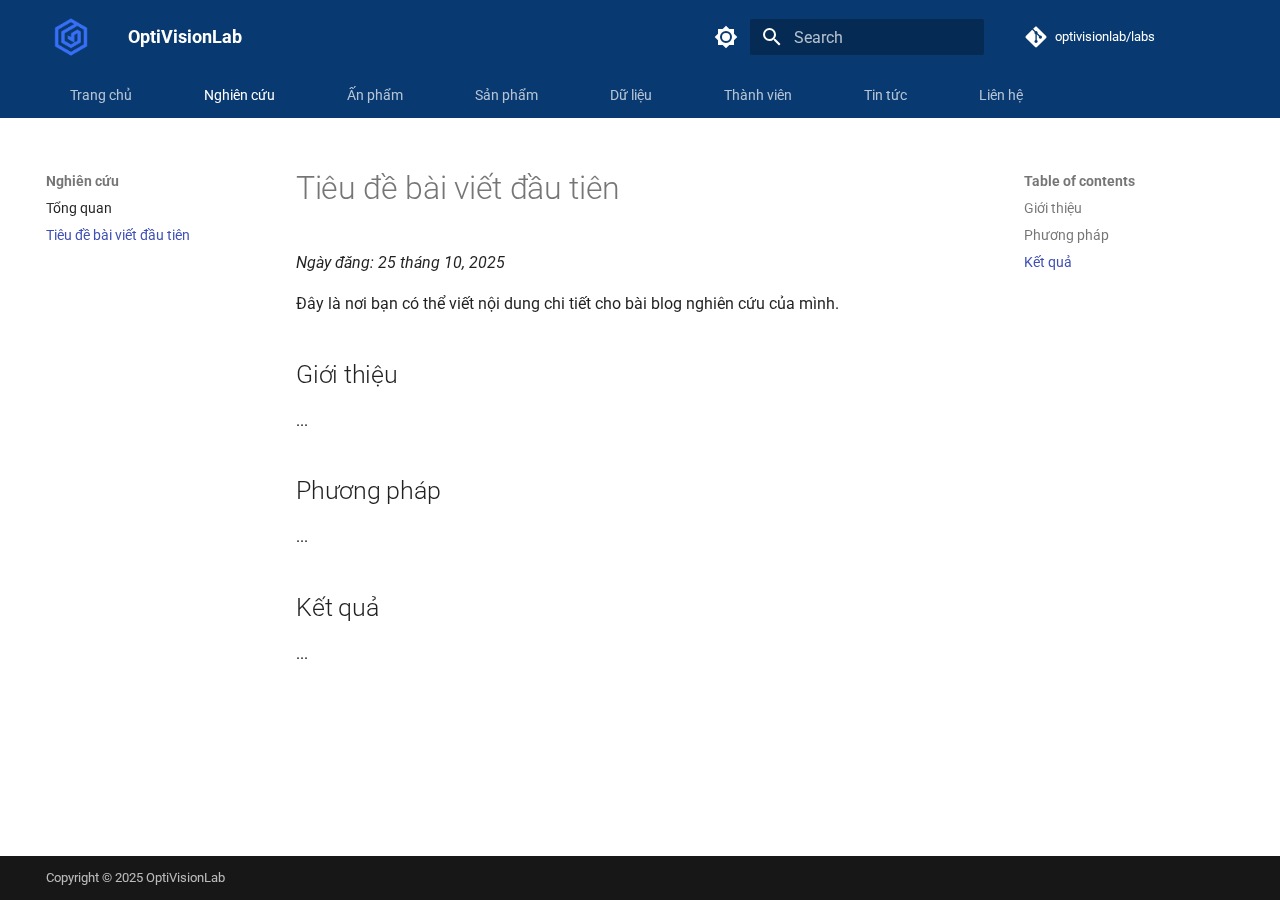
<file: posts/post1/index.html>
<!doctype html>
<html lang="en" class="no-js">
  <head>
    
      <meta charset="utf-8">
      <meta name="viewport" content="width=device-width,initial-scale=1">
      
        <meta name="description" content="Chúng tôi là một nhóm nghiên cứu tập trung vào việc thúc đẩy các giới hạn của thị giác máy tính và học máy. Công việc của chúng tôi bao gồm một loạt các chủ đề, từ nghiên cứu lý thuyết cơ bản đến các ứng dụng thực tế giải quyết các vấn đề trong thế giới thực.">
      
      
      
        <link rel="canonical" href="https://optivisionlab.github.io/labs/posts/post1/">
      
      
        <link rel="prev" href="../../research/">
      
      
        <link rel="next" href="../../publications/">
      
      
      <link rel="icon" href="../../assets/logo.png">
      <meta name="generator" content="mkdocs-1.6.1, mkdocs-material-9.6.22">
    
    
      
        <title>Tiêu đề bài viết đầu tiên - OptiVisionLab</title>
      
    
    
      <link rel="stylesheet" href="../../assets/stylesheets/main.84d31ad4.min.css">
      
        
        <link rel="stylesheet" href="../../assets/stylesheets/palette.06af60db.min.css">
      
      


    
    
      
    
    
      
        
        
        <link rel="preconnect" href="https://fonts.gstatic.com" crossorigin>
        <link rel="stylesheet" href="https://fonts.googleapis.com/css?family=Roboto:300,300i,400,400i,700,700i%7CRoboto+Mono:400,400i,700,700i&display=fallback">
        <style>:root{--md-text-font:"Roboto";--md-code-font:"Roboto Mono"}</style>
      
    
    
      <link rel="stylesheet" href="../../assets/custom.css">
    
    <script>__md_scope=new URL("../..",location),__md_hash=e=>[...e].reduce(((e,_)=>(e<<5)-e+_.charCodeAt(0)),0),__md_get=(e,_=localStorage,t=__md_scope)=>JSON.parse(_.getItem(t.pathname+"."+e)),__md_set=(e,_,t=localStorage,a=__md_scope)=>{try{t.setItem(a.pathname+"."+e,JSON.stringify(_))}catch(e){}}</script>
    
      

    
    
    
  </head>
  
  
    
    
      
    
    
    
    
    <body dir="ltr" data-md-color-scheme="default" data-md-color-primary="indigo" data-md-color-accent="indigo">
  
    
    <input class="md-toggle" data-md-toggle="drawer" type="checkbox" id="__drawer" autocomplete="off">
    <input class="md-toggle" data-md-toggle="search" type="checkbox" id="__search" autocomplete="off">
    <label class="md-overlay" for="__drawer"></label>
    <div data-md-component="skip">
      
        
        <a href="#tieu-e-bai-viet-au-tien" class="md-skip">
          Skip to content
        </a>
      
    </div>
    <div data-md-component="announce">
      
    </div>
    
    
      

<header class="md-header" data-md-component="header">
  <nav class="md-header__inner md-grid" aria-label="Header">
    <a href="../.." title="OptiVisionLab" class="md-header__button md-logo" aria-label="OptiVisionLab" data-md-component="logo">
      
  <img src="../../assets/logo.png" alt="logo">

    </a>
    <label class="md-header__button md-icon" for="__drawer">
      
      <svg xmlns="http://www.w3.org/2000/svg" viewBox="0 0 24 24"><path d="M3 6h18v2H3zm0 5h18v2H3zm0 5h18v2H3z"/></svg>
    </label>
    <div class="md-header__title" data-md-component="header-title">
      <div class="md-header__ellipsis">
        <div class="md-header__topic">
          <span class="md-ellipsis">
            OptiVisionLab
          </span>
        </div>
        <div class="md-header__topic" data-md-component="header-topic">
          <span class="md-ellipsis">
            
              Tiêu đề bài viết đầu tiên
            
          </span>
        </div>
      </div>
    </div>
    
      
        <form class="md-header__option" data-md-component="palette">
  
    
    
    
    <input class="md-option" data-md-color-media="" data-md-color-scheme="default" data-md-color-primary="indigo" data-md-color-accent="indigo"  aria-label="Switch to dark mode"  type="radio" name="__palette" id="__palette_0">
    
      <label class="md-header__button md-icon" title="Switch to dark mode" for="__palette_1" hidden>
        <svg xmlns="http://www.w3.org/2000/svg" viewBox="0 0 24 24"><path d="M12 8a4 4 0 0 0-4 4 4 4 0 0 0 4 4 4 4 0 0 0 4-4 4 4 0 0 0-4-4m0 10a6 6 0 0 1-6-6 6 6 0 0 1 6-6 6 6 0 0 1 6 6 6 6 0 0 1-6 6m8-9.31V4h-4.69L12 .69 8.69 4H4v4.69L.69 12 4 15.31V20h4.69L12 23.31 15.31 20H20v-4.69L23.31 12z"/></svg>
      </label>
    
  
    
    
    
    <input class="md-option" data-md-color-media="" data-md-color-scheme="slate" data-md-color-primary="indigo" data-md-color-accent="indigo"  aria-label="Switch to light mode"  type="radio" name="__palette" id="__palette_1">
    
      <label class="md-header__button md-icon" title="Switch to light mode" for="__palette_0" hidden>
        <svg xmlns="http://www.w3.org/2000/svg" viewBox="0 0 24 24"><path d="M12 18c-.89 0-1.74-.2-2.5-.55C11.56 16.5 13 14.42 13 12s-1.44-4.5-3.5-5.45C10.26 6.2 11.11 6 12 6a6 6 0 0 1 6 6 6 6 0 0 1-6 6m8-9.31V4h-4.69L12 .69 8.69 4H4v4.69L.69 12 4 15.31V20h4.69L12 23.31 15.31 20H20v-4.69L23.31 12z"/></svg>
      </label>
    
  
</form>
      
    
    
      <script>var palette=__md_get("__palette");if(palette&&palette.color){if("(prefers-color-scheme)"===palette.color.media){var media=matchMedia("(prefers-color-scheme: light)"),input=document.querySelector(media.matches?"[data-md-color-media='(prefers-color-scheme: light)']":"[data-md-color-media='(prefers-color-scheme: dark)']");palette.color.media=input.getAttribute("data-md-color-media"),palette.color.scheme=input.getAttribute("data-md-color-scheme"),palette.color.primary=input.getAttribute("data-md-color-primary"),palette.color.accent=input.getAttribute("data-md-color-accent")}for(var[key,value]of Object.entries(palette.color))document.body.setAttribute("data-md-color-"+key,value)}</script>
    
    
    
      
      
        <label class="md-header__button md-icon" for="__search">
          
          <svg xmlns="http://www.w3.org/2000/svg" viewBox="0 0 24 24"><path d="M9.5 3A6.5 6.5 0 0 1 16 9.5c0 1.61-.59 3.09-1.56 4.23l.27.27h.79l5 5-1.5 1.5-5-5v-.79l-.27-.27A6.52 6.52 0 0 1 9.5 16 6.5 6.5 0 0 1 3 9.5 6.5 6.5 0 0 1 9.5 3m0 2C7 5 5 7 5 9.5S7 14 9.5 14 14 12 14 9.5 12 5 9.5 5"/></svg>
        </label>
        <div class="md-search" data-md-component="search" role="dialog">
  <label class="md-search__overlay" for="__search"></label>
  <div class="md-search__inner" role="search">
    <form class="md-search__form" name="search">
      <input type="text" class="md-search__input" name="query" aria-label="Search" placeholder="Search" autocapitalize="off" autocorrect="off" autocomplete="off" spellcheck="false" data-md-component="search-query" required>
      <label class="md-search__icon md-icon" for="__search">
        
        <svg xmlns="http://www.w3.org/2000/svg" viewBox="0 0 24 24"><path d="M9.5 3A6.5 6.5 0 0 1 16 9.5c0 1.61-.59 3.09-1.56 4.23l.27.27h.79l5 5-1.5 1.5-5-5v-.79l-.27-.27A6.52 6.52 0 0 1 9.5 16 6.5 6.5 0 0 1 3 9.5 6.5 6.5 0 0 1 9.5 3m0 2C7 5 5 7 5 9.5S7 14 9.5 14 14 12 14 9.5 12 5 9.5 5"/></svg>
        
        <svg xmlns="http://www.w3.org/2000/svg" viewBox="0 0 24 24"><path d="M20 11v2H8l5.5 5.5-1.42 1.42L4.16 12l7.92-7.92L13.5 5.5 8 11z"/></svg>
      </label>
      <nav class="md-search__options" aria-label="Search">
        
        <button type="reset" class="md-search__icon md-icon" title="Clear" aria-label="Clear" tabindex="-1">
          
          <svg xmlns="http://www.w3.org/2000/svg" viewBox="0 0 24 24"><path d="M19 6.41 17.59 5 12 10.59 6.41 5 5 6.41 10.59 12 5 17.59 6.41 19 12 13.41 17.59 19 19 17.59 13.41 12z"/></svg>
        </button>
      </nav>
      
        <div class="md-search__suggest" data-md-component="search-suggest"></div>
      
    </form>
    <div class="md-search__output">
      <div class="md-search__scrollwrap" tabindex="0" data-md-scrollfix>
        <div class="md-search-result" data-md-component="search-result">
          <div class="md-search-result__meta">
            Initializing search
          </div>
          <ol class="md-search-result__list" role="presentation"></ol>
        </div>
      </div>
    </div>
  </div>
</div>
      
    
    
      <div class="md-header__source">
        <a href="https://github.com/optivisionlab/labs" title="Go to repository" class="md-source" data-md-component="source">
  <div class="md-source__icon md-icon">
    
    <svg xmlns="http://www.w3.org/2000/svg" viewBox="0 0 448 512"><!--! Font Awesome Free 7.1.0 by @fontawesome - https://fontawesome.com License - https://fontawesome.com/license/free (Icons: CC BY 4.0, Fonts: SIL OFL 1.1, Code: MIT License) Copyright 2025 Fonticons, Inc.--><path d="M439.6 236.1 244 40.5c-5.4-5.5-12.8-8.5-20.4-8.5s-15 3-20.4 8.4L162.5 81l51.5 51.5c27.1-9.1 52.7 16.8 43.4 43.7l49.7 49.7c34.2-11.8 61.2 31 35.5 56.7-26.5 26.5-70.2-2.9-56-37.3L240.3 199v121.9c25.3 12.5 22.3 41.8 9.1 55-6.4 6.4-15.2 10.1-24.3 10.1s-17.8-3.6-24.3-10.1c-17.6-17.6-11.1-46.9 11.2-56v-123c-20.8-8.5-24.6-30.7-18.6-45L142.6 101 8.5 235.1C3 240.6 0 247.9 0 255.5s3 15 8.5 20.4l195.6 195.7c5.4 5.4 12.7 8.4 20.4 8.4s15-3 20.4-8.4l194.7-194.7c5.4-5.4 8.4-12.8 8.4-20.4s-3-15-8.4-20.4"/></svg>
  </div>
  <div class="md-source__repository">
    optivisionlab/labs
  </div>
</a>
      </div>
    
  </nav>
  
</header>
    
    <div class="md-container" data-md-component="container">
      
      
        
          
            
<nav class="md-tabs" aria-label="Tabs" data-md-component="tabs">
  <div class="md-grid">
    <ul class="md-tabs__list">
      
        
  
  
  
  
    <li class="md-tabs__item">
      <a href="../.." class="md-tabs__link">
        
  
  
    
  
  Trang chủ

      </a>
    </li>
  

      
        
  
  
  
    
  
  
    
    
      <li class="md-tabs__item md-tabs__item--active">
        <a href="../../research/" class="md-tabs__link">
          
  
  
  Nghiên cứu

        </a>
      </li>
    
  

      
        
  
  
  
  
    <li class="md-tabs__item">
      <a href="../../publications/" class="md-tabs__link">
        
  
  
    
  
  Ấn phẩm

      </a>
    </li>
  

      
        
  
  
  
  
    <li class="md-tabs__item">
      <a href="../../products/" class="md-tabs__link">
        
  
  
    
  
  Sản phẩm

      </a>
    </li>
  

      
        
  
  
  
  
    <li class="md-tabs__item">
      <a href="../../datasets/" class="md-tabs__link">
        
  
  
    
  
  Dữ liệu

      </a>
    </li>
  

      
        
  
  
  
  
    <li class="md-tabs__item">
      <a href="../../people/" class="md-tabs__link">
        
  
  
    
  
  Thành viên

      </a>
    </li>
  

      
        
  
  
  
  
    <li class="md-tabs__item">
      <a href="../../news/" class="md-tabs__link">
        
  
  
    
  
  Tin tức

      </a>
    </li>
  

      
        
  
  
  
  
    <li class="md-tabs__item">
      <a href="../../contact/" class="md-tabs__link">
        
  
  
    
  
  Liên hệ

      </a>
    </li>
  

      
    </ul>
  </div>
</nav>
          
        
      
      <main class="md-main" data-md-component="main">
        <div class="md-main__inner md-grid">
          
            
              
              <div class="md-sidebar md-sidebar--primary" data-md-component="sidebar" data-md-type="navigation" >
                <div class="md-sidebar__scrollwrap">
                  <div class="md-sidebar__inner">
                    


  


<nav class="md-nav md-nav--primary md-nav--lifted" aria-label="Navigation" data-md-level="0">
  <label class="md-nav__title" for="__drawer">
    <a href="../.." title="OptiVisionLab" class="md-nav__button md-logo" aria-label="OptiVisionLab" data-md-component="logo">
      
  <img src="../../assets/logo.png" alt="logo">

    </a>
    OptiVisionLab
  </label>
  
    <div class="md-nav__source">
      <a href="https://github.com/optivisionlab/labs" title="Go to repository" class="md-source" data-md-component="source">
  <div class="md-source__icon md-icon">
    
    <svg xmlns="http://www.w3.org/2000/svg" viewBox="0 0 448 512"><!--! Font Awesome Free 7.1.0 by @fontawesome - https://fontawesome.com License - https://fontawesome.com/license/free (Icons: CC BY 4.0, Fonts: SIL OFL 1.1, Code: MIT License) Copyright 2025 Fonticons, Inc.--><path d="M439.6 236.1 244 40.5c-5.4-5.5-12.8-8.5-20.4-8.5s-15 3-20.4 8.4L162.5 81l51.5 51.5c27.1-9.1 52.7 16.8 43.4 43.7l49.7 49.7c34.2-11.8 61.2 31 35.5 56.7-26.5 26.5-70.2-2.9-56-37.3L240.3 199v121.9c25.3 12.5 22.3 41.8 9.1 55-6.4 6.4-15.2 10.1-24.3 10.1s-17.8-3.6-24.3-10.1c-17.6-17.6-11.1-46.9 11.2-56v-123c-20.8-8.5-24.6-30.7-18.6-45L142.6 101 8.5 235.1C3 240.6 0 247.9 0 255.5s3 15 8.5 20.4l195.6 195.7c5.4 5.4 12.7 8.4 20.4 8.4s15-3 20.4-8.4l194.7-194.7c5.4-5.4 8.4-12.8 8.4-20.4s-3-15-8.4-20.4"/></svg>
  </div>
  <div class="md-source__repository">
    optivisionlab/labs
  </div>
</a>
    </div>
  
  <ul class="md-nav__list" data-md-scrollfix>
    
      
      
  
  
  
  
    <li class="md-nav__item">
      <a href="../.." class="md-nav__link">
        
  
  
  <span class="md-ellipsis">
    Trang chủ
    
  </span>
  

      </a>
    </li>
  

    
      
      
  
  
    
  
  
  
    
    
    
    
      
        
        
      
      
        
      
    
    
    <li class="md-nav__item md-nav__item--active md-nav__item--section md-nav__item--nested">
      
        
        
        <input class="md-nav__toggle md-toggle " type="checkbox" id="__nav_2" checked>
        
          
          <label class="md-nav__link" for="__nav_2" id="__nav_2_label" tabindex="">
            
  
  
  <span class="md-ellipsis">
    Nghiên cứu
    
  </span>
  

            <span class="md-nav__icon md-icon"></span>
          </label>
        
        <nav class="md-nav" data-md-level="1" aria-labelledby="__nav_2_label" aria-expanded="true">
          <label class="md-nav__title" for="__nav_2">
            <span class="md-nav__icon md-icon"></span>
            Nghiên cứu
          </label>
          <ul class="md-nav__list" data-md-scrollfix>
            
              
                
  
  
  
  
    <li class="md-nav__item">
      <a href="../../research/" class="md-nav__link">
        
  
  
  <span class="md-ellipsis">
    Tổng quan
    
  </span>
  

      </a>
    </li>
  

              
            
              
                
  
  
    
  
  
  
    <li class="md-nav__item md-nav__item--active">
      
      <input class="md-nav__toggle md-toggle" type="checkbox" id="__toc">
      
      
        
      
      
        <label class="md-nav__link md-nav__link--active" for="__toc">
          
  
  
  <span class="md-ellipsis">
    Tiêu đề bài viết đầu tiên
    
  </span>
  

          <span class="md-nav__icon md-icon"></span>
        </label>
      
      <a href="./" class="md-nav__link md-nav__link--active">
        
  
  
  <span class="md-ellipsis">
    Tiêu đề bài viết đầu tiên
    
  </span>
  

      </a>
      
        

<nav class="md-nav md-nav--secondary" aria-label="Table of contents">
  
  
  
    
  
  
    <label class="md-nav__title" for="__toc">
      <span class="md-nav__icon md-icon"></span>
      Table of contents
    </label>
    <ul class="md-nav__list" data-md-component="toc" data-md-scrollfix>
      
        <li class="md-nav__item">
  <a href="#gioi-thieu" class="md-nav__link">
    <span class="md-ellipsis">
      Giới thiệu
    </span>
  </a>
  
</li>
      
        <li class="md-nav__item">
  <a href="#phuong-phap" class="md-nav__link">
    <span class="md-ellipsis">
      Phương pháp
    </span>
  </a>
  
</li>
      
        <li class="md-nav__item">
  <a href="#ket-qua" class="md-nav__link">
    <span class="md-ellipsis">
      Kết quả
    </span>
  </a>
  
</li>
      
    </ul>
  
</nav>
      
    </li>
  

              
            
          </ul>
        </nav>
      
    </li>
  

    
      
      
  
  
  
  
    <li class="md-nav__item">
      <a href="../../publications/" class="md-nav__link">
        
  
  
  <span class="md-ellipsis">
    Ấn phẩm
    
  </span>
  

      </a>
    </li>
  

    
      
      
  
  
  
  
    <li class="md-nav__item">
      <a href="../../products/" class="md-nav__link">
        
  
  
  <span class="md-ellipsis">
    Sản phẩm
    
  </span>
  

      </a>
    </li>
  

    
      
      
  
  
  
  
    <li class="md-nav__item">
      <a href="../../datasets/" class="md-nav__link">
        
  
  
  <span class="md-ellipsis">
    Dữ liệu
    
  </span>
  

      </a>
    </li>
  

    
      
      
  
  
  
  
    <li class="md-nav__item">
      <a href="../../people/" class="md-nav__link">
        
  
  
  <span class="md-ellipsis">
    Thành viên
    
  </span>
  

      </a>
    </li>
  

    
      
      
  
  
  
  
    <li class="md-nav__item">
      <a href="../../news/" class="md-nav__link">
        
  
  
  <span class="md-ellipsis">
    Tin tức
    
  </span>
  

      </a>
    </li>
  

    
      
      
  
  
  
  
    <li class="md-nav__item">
      <a href="../../contact/" class="md-nav__link">
        
  
  
  <span class="md-ellipsis">
    Liên hệ
    
  </span>
  

      </a>
    </li>
  

    
  </ul>
</nav>
                  </div>
                </div>
              </div>
            
            
              
              <div class="md-sidebar md-sidebar--secondary" data-md-component="sidebar" data-md-type="toc" >
                <div class="md-sidebar__scrollwrap">
                  <div class="md-sidebar__inner">
                    

<nav class="md-nav md-nav--secondary" aria-label="Table of contents">
  
  
  
    
  
  
    <label class="md-nav__title" for="__toc">
      <span class="md-nav__icon md-icon"></span>
      Table of contents
    </label>
    <ul class="md-nav__list" data-md-component="toc" data-md-scrollfix>
      
        <li class="md-nav__item">
  <a href="#gioi-thieu" class="md-nav__link">
    <span class="md-ellipsis">
      Giới thiệu
    </span>
  </a>
  
</li>
      
        <li class="md-nav__item">
  <a href="#phuong-phap" class="md-nav__link">
    <span class="md-ellipsis">
      Phương pháp
    </span>
  </a>
  
</li>
      
        <li class="md-nav__item">
  <a href="#ket-qua" class="md-nav__link">
    <span class="md-ellipsis">
      Kết quả
    </span>
  </a>
  
</li>
      
    </ul>
  
</nav>
                  </div>
                </div>
              </div>
            
          
          
            <div class="md-content" data-md-component="content">
              <article class="md-content__inner md-typeset">
                
                  


  
  


<h1 id="tieu-e-bai-viet-au-tien">Tiêu đề bài viết đầu tiên</h1>
<p><em>Ngày đăng: 25 tháng 10, 2025</em></p>
<p>Đây là nơi bạn có thể viết nội dung chi tiết cho bài blog nghiên cứu của mình.</p>
<h2 id="gioi-thieu">Giới thiệu</h2>
<p>...</p>
<h2 id="phuong-phap">Phương pháp</h2>
<p>...</p>
<h2 id="ket-qua">Kết quả</h2>
<p>...</p>












                
              </article>
            </div>
          
          
<script>var target=document.getElementById(location.hash.slice(1));target&&target.name&&(target.checked=target.name.startsWith("__tabbed_"))</script>
        </div>
        
          <button type="button" class="md-top md-icon" data-md-component="top" hidden>
  
  <svg xmlns="http://www.w3.org/2000/svg" viewBox="0 0 24 24"><path d="M13 20h-2V8l-5.5 5.5-1.42-1.42L12 4.16l7.92 7.92-1.42 1.42L13 8z"/></svg>
  Back to top
</button>
        
      </main>
      
  <footer class="md-footer">
    <div class="md-footer-meta md-typeset">
      <div class="md-footer-meta__inner md-grid">
        <div class="md-copyright">
          
            <div class="md-copyright__highlight">
              Copyright © 2025 OptiVisionLab
            </div>
          
        </div>
      </div>
    </div>
  </footer>

    </div>
    <div class="md-dialog" data-md-component="dialog">
      <div class="md-dialog__inner md-typeset"></div>
    </div>
    
    
    
      
      <script id="__config" type="application/json">{"base": "../..", "features": ["content.code.copy", "navigation.tabs", "navigation.sections", "navigation.top", "search.suggest", "search.highlight", "header.autohide"], "search": "../../assets/javascripts/workers/search.973d3a69.min.js", "tags": null, "translations": {"clipboard.copied": "Copied to clipboard", "clipboard.copy": "Copy to clipboard", "search.result.more.one": "1 more on this page", "search.result.more.other": "# more on this page", "search.result.none": "No matching documents", "search.result.one": "1 matching document", "search.result.other": "# matching documents", "search.result.placeholder": "Type to start searching", "search.result.term.missing": "Missing", "select.version": "Select version"}, "version": null}</script>
    
    
      <script src="../../assets/javascripts/bundle.f55a23d4.min.js"></script>
      
    
  </body>
</html>
</file>
<file: assets/custom.css>
/* Tăng kích thước logo trong header */
.md-header__button.md-logo img, 
.md-header__button.md-logo svg {
  height: 2.5rem; /* Điều chỉnh lại kích thước logo cho phù hợp với header mới */
  width: auto;
}

/* Giảm khoảng cách giữa logo và tiêu đề */
.md-header__button.md-logo {
  margin-right: 0.2rem; /* Giảm khoảng cách bên phải */
}

/* Giảm chiều cao của header và đổi màu nền */
.md-header {
  height: 3.5rem; /* Bạn có thể điều chỉnh giá trị này */
  background-color: #083970;
}

/* Đổi màu nền của thanh menu */
.md-tabs {
  background-color: #083970;
}

/* Tăng phạm vi nhấp chuột cho các mục menu */
.md-tabs__link {
  padding: 0 1.2rem; /* Tăng padding ngang */
}

/* Căn giữa copyright trong footer */
.md-copyright {
  text-align: center;
}
</file>
<file: assets/stylesheets/main.84d31ad4.min.css>
@charset "UTF-8";html{-webkit-text-size-adjust:none;-moz-text-size-adjust:none;text-size-adjust:none;box-sizing:border-box}*,:after,:before{box-sizing:inherit}@media (prefers-reduced-motion){*,:after,:before{transition:none!important}}body{margin:0}a,button,input,label{-webkit-tap-highlight-color:transparent}a{color:inherit;text-decoration:none}hr{border:0;box-sizing:initial;display:block;height:.05rem;overflow:visible;padding:0}small{font-size:80%}sub,sup{line-height:1em}img{border-style:none}table{border-collapse:initial;border-spacing:0}td,th{font-weight:400;vertical-align:top}button{background:#0000;border:0;font-family:inherit;font-size:inherit;margin:0;padding:0}input{border:0;outline:none}:root{--md-primary-fg-color:#4051b5;--md-primary-fg-color--light:#5d6cc0;--md-primary-fg-color--dark:#303fa1;--md-primary-bg-color:#fff;--md-primary-bg-color--light:#ffffffb3;--md-accent-fg-color:#526cfe;--md-accent-fg-color--transparent:#526cfe1a;--md-accent-bg-color:#fff;--md-accent-bg-color--light:#ffffffb3}[data-md-color-scheme=default]{color-scheme:light}[data-md-color-scheme=default] img[src$="#gh-dark-mode-only"],[data-md-color-scheme=default] img[src$="#only-dark"]{display:none}:root,[data-md-color-scheme=default]{--md-hue:225deg;--md-default-fg-color:#000000de;--md-default-fg-color--light:#0000008a;--md-default-fg-color--lighter:#00000052;--md-default-fg-color--lightest:#00000012;--md-default-bg-color:#fff;--md-default-bg-color--light:#ffffffb3;--md-default-bg-color--lighter:#ffffff4d;--md-default-bg-color--lightest:#ffffff1f;--md-code-fg-color:#36464e;--md-code-bg-color:#f5f5f5;--md-code-hl-color:#4287ff;--md-code-hl-color--light:#4287ff1a;--md-code-hl-number-color:#d52a2a;--md-code-hl-special-color:#db1457;--md-code-hl-function-color:#a846b9;--md-code-hl-constant-color:#6e59d9;--md-code-hl-keyword-color:#3f6ec6;--md-code-hl-string-color:#1c7d4d;--md-code-hl-name-color:var(--md-code-fg-color);--md-code-hl-operator-color:var(--md-default-fg-color--light);--md-code-hl-punctuation-color:var(--md-default-fg-color--light);--md-code-hl-comment-color:var(--md-default-fg-color--light);--md-code-hl-generic-color:var(--md-default-fg-color--light);--md-code-hl-variable-color:var(--md-default-fg-color--light);--md-typeset-color:var(--md-default-fg-color);--md-typeset-a-color:var(--md-primary-fg-color);--md-typeset-del-color:#f5503d26;--md-typeset-ins-color:#0bd57026;--md-typeset-kbd-color:#fafafa;--md-typeset-kbd-accent-color:#fff;--md-typeset-kbd-border-color:#b8b8b8;--md-typeset-mark-color:#ffff0080;--md-typeset-table-color:#0000001f;--md-typeset-table-color--light:rgba(0,0,0,.035);--md-admonition-fg-color:var(--md-default-fg-color);--md-admonition-bg-color:var(--md-default-bg-color);--md-warning-fg-color:#000000de;--md-warning-bg-color:#ff9;--md-footer-fg-color:#fff;--md-footer-fg-color--light:#ffffffb3;--md-footer-fg-color--lighter:#ffffff73;--md-footer-bg-color:#000000de;--md-footer-bg-color--dark:#00000052;--md-shadow-z1:0 0.2rem 0.5rem #0000000d,0 0 0.05rem #0000001a;--md-shadow-z2:0 0.2rem 0.5rem #0000001a,0 0 0.05rem #00000040;--md-shadow-z3:0 0.2rem 0.5rem #0003,0 0 0.05rem #00000059}.md-icon svg{fill:currentcolor;display:block;height:1.2rem;width:1.2rem}body{-webkit-font-smoothing:antialiased;-moz-osx-font-smoothing:grayscale;--md-text-font-family:var(--md-text-font,_),-apple-system,BlinkMacSystemFont,Helvetica,Arial,sans-serif;--md-code-font-family:var(--md-code-font,_),SFMono-Regular,Consolas,Menlo,monospace}aside,body,input{font-feature-settings:"kern","liga";color:var(--md-typeset-color);font-family:var(--md-text-font-family)}code,kbd,pre{font-feature-settings:"kern";font-family:var(--md-code-font-family)}:root{--md-typeset-table-sort-icon:url('data:image/svg+xml;charset=utf-8,<svg xmlns="http://www.w3.org/2000/svg" viewBox="0 0 24 24"><path d="m18 21-4-4h3V7h-3l4-4 4 4h-3v10h3M2 19v-2h10v2M2 13v-2h7v2M2 7V5h4v2z"/></svg>');--md-typeset-table-sort-icon--asc:url('data:image/svg+xml;charset=utf-8,<svg xmlns="http://www.w3.org/2000/svg" viewBox="0 0 24 24"><path d="M19 17h3l-4 4-4-4h3V3h2M2 17h10v2H2M6 5v2H2V5m0 6h7v2H2z"/></svg>');--md-typeset-table-sort-icon--desc:url('data:image/svg+xml;charset=utf-8,<svg xmlns="http://www.w3.org/2000/svg" viewBox="0 0 24 24"><path d="M19 7h3l-4-4-4 4h3v14h2M2 17h10v2H2M6 5v2H2V5m0 6h7v2H2z"/></svg>')}.md-typeset{-webkit-print-color-adjust:exact;color-adjust:exact;font-size:.8rem;line-height:1.6;overflow-wrap:break-word}@media print{.md-typeset{font-size:.68rem}}.md-typeset blockquote,.md-typeset dl,.md-typeset figure,.md-typeset ol,.md-typeset pre,.md-typeset ul{margin-bottom:1em;margin-top:1em}.md-typeset h1{color:var(--md-default-fg-color--light);font-size:2em;line-height:1.3;margin:0 0 1.25em}.md-typeset h1,.md-typeset h2{font-weight:300;letter-spacing:-.01em}.md-typeset h2{font-size:1.5625em;line-height:1.4;margin:1.6em 0 .64em}.md-typeset h3{font-size:1.25em;font-weight:400;letter-spacing:-.01em;line-height:1.5;margin:1.6em 0 .8em}.md-typeset h2+h3{margin-top:.8em}.md-typeset h4{font-weight:700;letter-spacing:-.01em;margin:1em 0}.md-typeset h5,.md-typeset h6{color:var(--md-default-fg-color--light);font-size:.8em;font-weight:700;letter-spacing:-.01em;margin:1.25em 0}.md-typeset h5{text-transform:uppercase}.md-typeset h5 code{text-transform:none}.md-typeset hr{border-bottom:.05rem solid var(--md-default-fg-color--lightest);display:flow-root;margin:1.5em 0}.md-typeset a{color:var(--md-typeset-a-color);word-break:break-word}.md-typeset a,.md-typeset a:before{transition:color 125ms}.md-typeset a:focus,.md-typeset a:hover{color:var(--md-accent-fg-color)}.md-typeset a:focus code,.md-typeset a:hover code{background-color:var(--md-accent-fg-color--transparent)}.md-typeset a code{color:currentcolor;transition:background-color 125ms}.md-typeset a.focus-visible{outline-color:var(--md-accent-fg-color);outline-offset:.2rem}.md-typeset code,.md-typeset kbd,.md-typeset pre{color:var(--md-code-fg-color);direction:ltr;font-variant-ligatures:none}@media print{.md-typeset code,.md-typeset kbd,.md-typeset pre{white-space:pre-wrap}}.md-typeset code{background-color:var(--md-code-bg-color);border-radius:.1rem;-webkit-box-decoration-break:clone;box-decoration-break:clone;font-size:.85em;padding:0 .2941176471em;word-break:break-word}.md-typeset code:not(.focus-visible){-webkit-tap-highlight-color:transparent;outline:none}.md-typeset pre{display:flow-root;line-height:1.4;position:relative}.md-typeset pre>code{-webkit-box-decoration-break:slice;box-decoration-break:slice;box-shadow:none;display:block;margin:0;outline-color:var(--md-accent-fg-color);overflow:auto;padding:.7720588235em 1.1764705882em;scrollbar-color:var(--md-default-fg-color--lighter) #0000;scrollbar-width:thin;touch-action:auto;word-break:normal}.md-typeset pre>code:hover{scrollbar-color:var(--md-accent-fg-color) #0000}.md-typeset pre>code::-webkit-scrollbar{height:.2rem;width:.2rem}.md-typeset pre>code::-webkit-scrollbar-thumb{background-color:var(--md-default-fg-color--lighter)}.md-typeset pre>code::-webkit-scrollbar-thumb:hover{background-color:var(--md-accent-fg-color)}.md-typeset kbd{background-color:var(--md-typeset-kbd-color);border-radius:.1rem;box-shadow:0 .1rem 0 .05rem var(--md-typeset-kbd-border-color),0 .1rem 0 var(--md-typeset-kbd-border-color),0 -.1rem .2rem var(--md-typeset-kbd-accent-color) inset;color:var(--md-default-fg-color);display:inline-block;font-size:.75em;padding:0 .6666666667em;vertical-align:text-top;word-break:break-word}.md-typeset mark{background-color:var(--md-typeset-mark-color);-webkit-box-decoration-break:clone;box-decoration-break:clone;color:inherit;word-break:break-word}.md-typeset abbr{border-bottom:.05rem dotted var(--md-default-fg-color--light);cursor:help;text-decoration:none}.md-typeset small{opacity:.75}[dir=ltr] .md-typeset sub,[dir=ltr] .md-typeset sup{margin-left:.078125em}[dir=rtl] .md-typeset sub,[dir=rtl] .md-typeset sup{margin-right:.078125em}[dir=ltr] .md-typeset blockquote{padding-left:.6rem}[dir=rtl] .md-typeset blockquote{padding-right:.6rem}[dir=ltr] .md-typeset blockquote{border-left:.2rem solid var(--md-default-fg-color--lighter)}[dir=rtl] .md-typeset blockquote{border-right:.2rem solid var(--md-default-fg-color--lighter)}.md-typeset blockquote{color:var(--md-default-fg-color--light);margin-left:0;margin-right:0}.md-typeset ul{list-style-type:disc}.md-typeset ul[type]{list-style-type:revert-layer}[dir=ltr] .md-typeset ol,[dir=ltr] .md-typeset ul{margin-left:.625em}[dir=rtl] .md-typeset ol,[dir=rtl] .md-typeset ul{margin-right:.625em}.md-typeset ol,.md-typeset ul{padding:0}.md-typeset ol:not([hidden]),.md-typeset ul:not([hidden]){display:flow-root}.md-typeset ol ol,.md-typeset ul ol{list-style-type:lower-alpha}.md-typeset ol ol ol,.md-typeset ul ol ol{list-style-type:lower-roman}.md-typeset ol ol ol ol,.md-typeset ul ol ol ol{list-style-type:upper-alpha}.md-typeset ol ol ol ol ol,.md-typeset ul ol ol ol ol{list-style-type:upper-roman}.md-typeset ol[type],.md-typeset ul[type]{list-style-type:revert-layer}[dir=ltr] .md-typeset ol li,[dir=ltr] .md-typeset ul li{margin-left:1.25em}[dir=rtl] .md-typeset ol li,[dir=rtl] .md-typeset ul li{margin-right:1.25em}.md-typeset ol li,.md-typeset ul li{margin-bottom:.5em}.md-typeset ol li blockquote,.md-typeset ol li p,.md-typeset ul li blockquote,.md-typeset ul li p{margin:.5em 0}.md-typeset ol li:last-child,.md-typeset ul li:last-child{margin-bottom:0}[dir=ltr] .md-typeset ol li ol,[dir=ltr] .md-typeset ol li ul,[dir=ltr] .md-typeset ul li ol,[dir=ltr] .md-typeset ul li ul{margin-left:.625em}[dir=rtl] .md-typeset ol li ol,[dir=rtl] .md-typeset ol li ul,[dir=rtl] .md-typeset ul li ol,[dir=rtl] .md-typeset ul li ul{margin-right:.625em}.md-typeset ol li ol,.md-typeset ol li ul,.md-typeset ul li ol,.md-typeset ul li ul{margin-bottom:.5em;margin-top:.5em}[dir=ltr] .md-typeset dd{margin-left:1.875em}[dir=rtl] .md-typeset dd{margin-right:1.875em}.md-typeset dd{margin-bottom:1.5em;margin-top:1em}.md-typeset img,.md-typeset svg,.md-typeset video{height:auto;max-width:100%}.md-typeset img[align=left]{margin:1em 1em 1em 0}.md-typeset img[align=right]{margin:1em 0 1em 1em}.md-typeset img[align]:only-child{margin-top:0}.md-typeset figure{display:flow-root;margin:1em auto;max-width:100%;text-align:center;width:fit-content}.md-typeset figure img{display:block;margin:0 auto}.md-typeset figcaption{font-style:italic;margin:1em auto;max-width:24rem}.md-typeset iframe{max-width:100%}.md-typeset table:not([class]){background-color:var(--md-default-bg-color);border:.05rem solid var(--md-typeset-table-color);border-radius:.1rem;display:inline-block;font-size:.64rem;max-width:100%;overflow:auto;touch-action:auto}@media print{.md-typeset table:not([class]){display:table}}.md-typeset table:not([class])+*{margin-top:1.5em}.md-typeset table:not([class]) td>:first-child,.md-typeset table:not([class]) th>:first-child{margin-top:0}.md-typeset table:not([class]) td>:last-child,.md-typeset table:not([class]) th>:last-child{margin-bottom:0}.md-typeset table:not([class]) td:not([align]),.md-typeset table:not([class]) th:not([align]){text-align:left}[dir=rtl] .md-typeset table:not([class]) td:not([align]),[dir=rtl] .md-typeset table:not([class]) th:not([align]){text-align:right}.md-typeset table:not([class]) th{font-weight:700;min-width:5rem;padding:.9375em 1.25em;vertical-align:top}.md-typeset table:not([class]) td{border-top:.05rem solid var(--md-typeset-table-color);padding:.9375em 1.25em;vertical-align:top}.md-typeset table:not([class]) tbody tr{transition:background-color 125ms}.md-typeset table:not([class]) tbody tr:hover{background-color:var(--md-typeset-table-color--light);box-shadow:0 .05rem 0 var(--md-default-bg-color) inset}.md-typeset table:not([class]) a{word-break:normal}.md-typeset table th[role=columnheader]{cursor:pointer}[dir=ltr] .md-typeset table th[role=columnheader]:after{margin-left:.5em}[dir=rtl] .md-typeset table th[role=columnheader]:after{margin-right:.5em}.md-typeset table th[role=columnheader]:after{content:"";display:inline-block;height:1.2em;-webkit-mask-image:var(--md-typeset-table-sort-icon);mask-image:var(--md-typeset-table-sort-icon);-webkit-mask-repeat:no-repeat;mask-repeat:no-repeat;-webkit-mask-size:contain;mask-size:contain;transition:background-color 125ms;vertical-align:text-bottom;width:1.2em}.md-typeset table th[role=columnheader]:hover:after{background-color:var(--md-default-fg-color--lighter)}.md-typeset table th[role=columnheader][aria-sort=ascending]:after{background-color:var(--md-default-fg-color--light);-webkit-mask-image:var(--md-typeset-table-sort-icon--asc);mask-image:var(--md-typeset-table-sort-icon--asc)}.md-typeset table th[role=columnheader][aria-sort=descending]:after{background-color:var(--md-default-fg-color--light);-webkit-mask-image:var(--md-typeset-table-sort-icon--desc);mask-image:var(--md-typeset-table-sort-icon--desc)}.md-typeset__scrollwrap{margin:1em -.8rem;overflow-x:auto;touch-action:auto}.md-typeset__table{display:inline-block;margin-bottom:.5em;padding:0 .8rem}@media print{.md-typeset__table{display:block}}html .md-typeset__table table{display:table;margin:0;overflow:hidden;width:100%}@media screen and (max-width:44.984375em){.md-content__inner>pre{margin:1em -.8rem}.md-content__inner>pre code{border-radius:0}}.md-typeset .md-author{border-radius:100%;display:block;flex-shrink:0;height:1.6rem;overflow:hidden;position:relative;transition:color 125ms,transform 125ms;width:1.6rem}.md-typeset .md-author img{display:block}.md-typeset .md-author--more{background:var(--md-default-fg-color--lightest);color:var(--md-default-fg-color--lighter);font-size:.6rem;font-weight:700;line-height:1.6rem;text-align:center}.md-typeset .md-author--long{height:2.4rem;width:2.4rem}.md-typeset a.md-author{transform:scale(1)}.md-typeset a.md-author img{border-radius:100%;filter:grayscale(100%) opacity(75%);transition:filter 125ms}.md-typeset a.md-author:focus,.md-typeset a.md-author:hover{transform:scale(1.1);z-index:1}.md-typeset a.md-author:focus img,.md-typeset a.md-author:hover img{filter:grayscale(0)}.md-banner{background-color:var(--md-footer-bg-color);color:var(--md-footer-fg-color);overflow:auto}@media print{.md-banner{display:none}}.md-banner--warning{background-color:var(--md-warning-bg-color);color:var(--md-warning-fg-color)}.md-banner__inner{font-size:.7rem;margin:.6rem auto;padding:0 .8rem}[dir=ltr] .md-banner__button{float:right}[dir=rtl] .md-banner__button{float:left}.md-banner__button{color:inherit;cursor:pointer;transition:opacity .25s}.no-js .md-banner__button{display:none}.md-banner__button:hover{opacity:.7}html{font-size:125%;height:100%;overflow-x:hidden}@media screen and (min-width:100em){html{font-size:137.5%}}@media screen and (min-width:125em){html{font-size:150%}}body{background-color:var(--md-default-bg-color);display:flex;flex-direction:column;font-size:.5rem;min-height:100%;position:relative;width:100%}@media print{body{display:block}}@media screen and (max-width:59.984375em){body[data-md-scrolllock]{position:fixed}}.md-grid{margin-left:auto;margin-right:auto;max-width:61rem}.md-container{display:flex;flex-direction:column;flex-grow:1}@media print{.md-container{display:block}}.md-main{flex-grow:1}.md-main__inner{display:flex;height:100%;margin-top:1.5rem}.md-ellipsis{overflow:hidden;text-overflow:ellipsis}.md-toggle{display:none}.md-option{height:0;opacity:0;position:absolute;width:0}.md-option:checked+label:not([hidden]){display:block}.md-option.focus-visible+label{outline-color:var(--md-accent-fg-color);outline-style:auto}.md-skip{background-color:var(--md-default-fg-color);border-radius:.1rem;color:var(--md-default-bg-color);font-size:.64rem;margin:.5rem;opacity:0;outline-color:var(--md-accent-fg-color);padding:.3rem .5rem;position:fixed;transform:translateY(.4rem);z-index:-1}.md-skip:focus{opacity:1;transform:translateY(0);transition:transform .25s cubic-bezier(.4,0,.2,1),opacity 175ms 75ms;z-index:10}@page{margin:25mm}:root{--md-clipboard-icon:url('data:image/svg+xml;charset=utf-8,<svg xmlns="http://www.w3.org/2000/svg" viewBox="0 0 24 24"><path d="M19 21H8V7h11m0-2H8a2 2 0 0 0-2 2v14a2 2 0 0 0 2 2h11a2 2 0 0 0 2-2V7a2 2 0 0 0-2-2m-3-4H4a2 2 0 0 0-2 2v14h2V3h12z"/></svg>')}.md-clipboard{border-radius:.1rem;color:var(--md-default-fg-color--lightest);cursor:pointer;height:1.5em;outline-color:var(--md-accent-fg-color);outline-offset:.1rem;position:absolute;right:.5em;top:.5em;transition:color .25s;width:1.5em;z-index:1}@media print{.md-clipboard{display:none}}.md-clipboard:not(.focus-visible){-webkit-tap-highlight-color:transparent;outline:none}:hover>.md-clipboard{color:var(--md-default-fg-color--light)}.md-clipboard:focus,.md-clipboard:hover{color:var(--md-accent-fg-color)}.md-clipboard:after{background-color:currentcolor;content:"";display:block;height:1.125em;margin:0 auto;-webkit-mask-image:var(--md-clipboard-icon);mask-image:var(--md-clipboard-icon);-webkit-mask-position:center;mask-position:center;-webkit-mask-repeat:no-repeat;mask-repeat:no-repeat;-webkit-mask-size:contain;mask-size:contain;width:1.125em}.md-clipboard--inline{cursor:pointer}.md-clipboard--inline code{transition:color .25s,background-color .25s}.md-clipboard--inline:focus code,.md-clipboard--inline:hover code{background-color:var(--md-accent-fg-color--transparent);color:var(--md-accent-fg-color)}.md-typeset .md-code__content{display:grid}@keyframes consent{0%{opacity:0;transform:translateY(100%)}to{opacity:1;transform:translateY(0)}}@keyframes overlay{0%{opacity:0}to{opacity:1}}.md-consent__overlay{animation:overlay .25s both;-webkit-backdrop-filter:blur(.1rem);backdrop-filter:blur(.1rem);background-color:#0000008a;height:100%;opacity:1;position:fixed;top:0;width:100%;z-index:5}.md-consent__inner{animation:consent .5s cubic-bezier(.1,.7,.1,1) both;background-color:var(--md-default-bg-color);border:0;border-radius:.1rem;bottom:0;box-shadow:0 0 .2rem #0000001a,0 .2rem .4rem #0003;max-height:100%;overflow:auto;padding:0;position:fixed;width:100%;z-index:5}.md-consent__form{padding:.8rem}.md-consent__settings{display:none;margin:1em 0}input:checked+.md-consent__settings{display:block}.md-consent__controls{margin-bottom:.8rem}.md-typeset .md-consent__controls .md-button{display:inline}@media screen and (max-width:44.984375em){.md-typeset .md-consent__controls .md-button{display:block;margin-top:.4rem;text-align:center;width:100%}}.md-consent label{cursor:pointer}.md-content{flex-grow:1;min-width:0}.md-content__inner{margin:0 .8rem 1.2rem;padding-top:.6rem}@media screen and (min-width:76.25em){[dir=ltr] .md-sidebar--primary:not([hidden])~.md-content>.md-content__inner{margin-left:1.2rem}[dir=ltr] .md-sidebar--secondary:not([hidden])~.md-content>.md-content__inner,[dir=rtl] .md-sidebar--primary:not([hidden])~.md-content>.md-content__inner{margin-right:1.2rem}[dir=rtl] .md-sidebar--secondary:not([hidden])~.md-content>.md-content__inner{margin-left:1.2rem}}.md-content__inner:before{content:"";display:block;height:.4rem}.md-content__inner>:last-child{margin-bottom:0}[dir=ltr] .md-content__button{float:right}[dir=rtl] .md-content__button{float:left}[dir=ltr] .md-content__button{margin-left:.4rem}[dir=rtl] .md-content__button{margin-right:.4rem}.md-content__button{margin:.4rem 0;padding:0}@media print{.md-content__button{display:none}}.md-typeset .md-content__button{color:var(--md-default-fg-color--lighter)}.md-content__button svg{display:inline;vertical-align:top}[dir=rtl] .md-content__button svg{transform:scaleX(-1)}[dir=ltr] .md-dialog{right:.8rem}[dir=rtl] .md-dialog{left:.8rem}.md-dialog{background-color:var(--md-default-fg-color);border-radius:.1rem;bottom:.8rem;box-shadow:var(--md-shadow-z3);min-width:11.1rem;opacity:0;padding:.4rem .6rem;pointer-events:none;position:fixed;transform:translateY(100%);transition:transform 0ms .4s,opacity .4s;z-index:4}@media print{.md-dialog{display:none}}.md-dialog--active{opacity:1;pointer-events:auto;transform:translateY(0);transition:transform .4s cubic-bezier(.075,.85,.175,1),opacity .4s}.md-dialog__inner{color:var(--md-default-bg-color);font-size:.7rem}.md-feedback{margin:2em 0 1em;text-align:center}.md-feedback fieldset{border:none;margin:0;padding:0}.md-feedback__title{font-weight:700;margin:1em auto}.md-feedback__inner{position:relative}.md-feedback__list{display:flex;flex-wrap:wrap;place-content:baseline center;position:relative}.md-feedback__list:hover .md-icon:not(:disabled){color:var(--md-default-fg-color--lighter)}:disabled .md-feedback__list{min-height:1.8rem}.md-feedback__icon{color:var(--md-default-fg-color--light);cursor:pointer;flex-shrink:0;margin:0 .1rem;transition:color 125ms}.md-feedback__icon:not(:disabled).md-icon:hover{color:var(--md-accent-fg-color)}.md-feedback__icon:disabled{color:var(--md-default-fg-color--lightest);pointer-events:none}.md-feedback__note{opacity:0;position:relative;transform:translateY(.4rem);transition:transform .4s cubic-bezier(.1,.7,.1,1),opacity .15s}.md-feedback__note>*{margin:0 auto;max-width:16rem}:disabled .md-feedback__note{opacity:1;transform:translateY(0)}@media print{.md-feedback{display:none}}.md-footer{background-color:var(--md-footer-bg-color);color:var(--md-footer-fg-color)}@media print{.md-footer{display:none}}.md-footer__inner{justify-content:space-between;overflow:auto;padding:.2rem}.md-footer__inner:not([hidden]){display:flex}.md-footer__link{align-items:end;display:flex;flex-grow:0.01;margin-bottom:.4rem;margin-top:1rem;max-width:100%;outline-color:var(--md-accent-fg-color);overflow:hidden;transition:opacity .25s}.md-footer__link:focus,.md-footer__link:hover{opacity:.7}[dir=rtl] .md-footer__link svg{transform:scaleX(-1)}@media screen and (max-width:44.984375em){.md-footer__link--prev{flex-shrink:0}.md-footer__link--prev .md-footer__title{display:none}}[dir=ltr] .md-footer__link--next{margin-left:auto}[dir=rtl] .md-footer__link--next{margin-right:auto}.md-footer__link--next{text-align:right}[dir=rtl] .md-footer__link--next{text-align:left}.md-footer__title{flex-grow:1;font-size:.9rem;margin-bottom:.7rem;max-width:calc(100% - 2.4rem);padding:0 1rem;white-space:nowrap}.md-footer__button{margin:.2rem;padding:.4rem}.md-footer__direction{font-size:.64rem;opacity:.7}.md-footer-meta{background-color:var(--md-footer-bg-color--dark)}.md-footer-meta__inner{display:flex;flex-wrap:wrap;justify-content:space-between;padding:.2rem}html .md-footer-meta.md-typeset a{color:var(--md-footer-fg-color--light)}html .md-footer-meta.md-typeset a:focus,html .md-footer-meta.md-typeset a:hover{color:var(--md-footer-fg-color)}.md-copyright{color:var(--md-footer-fg-color--lighter);font-size:.64rem;margin:auto .6rem;padding:.4rem 0;width:100%}@media screen and (min-width:45em){.md-copyright{width:auto}}.md-copyright__highlight{color:var(--md-footer-fg-color--light)}.md-social{display:inline-flex;gap:.2rem;margin:0 .4rem;padding:.2rem 0 .6rem}@media screen and (min-width:45em){.md-social{padding:.6rem 0}}.md-social__link{display:inline-block;height:1.6rem;text-align:center;width:1.6rem}.md-social__link:before{line-height:1.9}.md-social__link svg{fill:currentcolor;max-height:.8rem;vertical-align:-25%}.md-typeset .md-button{border:.1rem solid;border-radius:.1rem;color:var(--md-primary-fg-color);cursor:pointer;display:inline-block;font-weight:700;padding:.625em 2em;transition:color 125ms,background-color 125ms,border-color 125ms}.md-typeset .md-button--primary{background-color:var(--md-primary-fg-color);border-color:var(--md-primary-fg-color);color:var(--md-primary-bg-color)}.md-typeset .md-button:focus,.md-typeset .md-button:hover{background-color:var(--md-accent-fg-color);border-color:var(--md-accent-fg-color);color:var(--md-accent-bg-color)}[dir=ltr] .md-typeset .md-input{border-top-left-radius:.1rem}[dir=ltr] .md-typeset .md-input,[dir=rtl] .md-typeset .md-input{border-top-right-radius:.1rem}[dir=rtl] .md-typeset .md-input{border-top-left-radius:.1rem}.md-typeset .md-input{border-bottom:.1rem solid var(--md-default-fg-color--lighter);box-shadow:var(--md-shadow-z1);font-size:.8rem;height:1.8rem;padding:0 .6rem;transition:border .25s,box-shadow .25s}.md-typeset .md-input:focus,.md-typeset .md-input:hover{border-bottom-color:var(--md-accent-fg-color);box-shadow:var(--md-shadow-z2)}.md-typeset .md-input--stretch{width:100%}.md-header{background-color:var(--md-primary-fg-color);box-shadow:0 0 .2rem #0000,0 .2rem .4rem #0000;color:var(--md-primary-bg-color);display:block;left:0;position:sticky;right:0;top:0;z-index:4}@media print{.md-header{display:none}}.md-header[hidden]{transform:translateY(-100%);transition:transform .25s cubic-bezier(.8,0,.6,1),box-shadow .25s}.md-header--shadow{box-shadow:0 0 .2rem #0000001a,0 .2rem .4rem #0003;transition:transform .25s cubic-bezier(.1,.7,.1,1),box-shadow .25s}.md-header__inner{align-items:center;display:flex;padding:0 .2rem}.md-header__button{color:currentcolor;cursor:pointer;margin:.2rem;outline-color:var(--md-accent-fg-color);padding:.4rem;position:relative;transition:opacity .25s;vertical-align:middle;z-index:1}.md-header__button:hover{opacity:.7}.md-header__button:not([hidden]){display:inline-block}.md-header__button:not(.focus-visible){-webkit-tap-highlight-color:transparent;outline:none}.md-header__button.md-logo{margin:.2rem;padding:.4rem}@media screen and (max-width:76.234375em){.md-header__button.md-logo{display:none}}.md-header__button.md-logo img,.md-header__button.md-logo svg{fill:currentcolor;display:block;height:1.2rem;width:auto}@media screen and (min-width:60em){.md-header__button[for=__search]{display:none}}.no-js .md-header__button[for=__search]{display:none}[dir=rtl] .md-header__button[for=__search] svg{transform:scaleX(-1)}@media screen and (min-width:76.25em){.md-header__button[for=__drawer]{display:none}}.md-header__topic{display:flex;max-width:100%;position:absolute;transition:transform .4s cubic-bezier(.1,.7,.1,1),opacity .15s;white-space:nowrap}.md-header__topic+.md-header__topic{opacity:0;pointer-events:none;transform:translateX(1.25rem);transition:transform .4s cubic-bezier(1,.7,.1,.1),opacity .15s;z-index:-1}[dir=rtl] .md-header__topic+.md-header__topic{transform:translateX(-1.25rem)}.md-header__topic:first-child{font-weight:700}[dir=ltr] .md-header__title{margin-left:1rem;margin-right:.4rem}[dir=rtl] .md-header__title{margin-left:.4rem;margin-right:1rem}.md-header__title{flex-grow:1;font-size:.9rem;height:2.4rem;line-height:2.4rem}.md-header__title--active .md-header__topic{opacity:0;pointer-events:none;transform:translateX(-1.25rem);transition:transform .4s cubic-bezier(1,.7,.1,.1),opacity .15s;z-index:-1}[dir=rtl] .md-header__title--active .md-header__topic{transform:translateX(1.25rem)}.md-header__title--active .md-header__topic+.md-header__topic{opacity:1;pointer-events:auto;transform:translateX(0);transition:transform .4s cubic-bezier(.1,.7,.1,1),opacity .15s;z-index:0}.md-header__title>.md-header__ellipsis{height:100%;position:relative;width:100%}.md-header__option{display:flex;flex-shrink:0;max-width:100%;transition:max-width 0ms .25s,opacity .25s .25s;white-space:nowrap}[data-md-toggle=search]:checked~.md-header .md-header__option{max-width:0;opacity:0;transition:max-width 0ms,opacity 0ms}.md-header__option>input{bottom:0}.md-header__source{display:none}@media screen and (min-width:60em){[dir=ltr] .md-header__source{margin-left:1rem}[dir=rtl] .md-header__source{margin-right:1rem}.md-header__source{display:block;max-width:11.7rem;width:11.7rem}}@media screen and (min-width:76.25em){[dir=ltr] .md-header__source{margin-left:1.4rem}[dir=rtl] .md-header__source{margin-right:1.4rem}}.md-meta{color:var(--md-default-fg-color--light);font-size:.7rem;line-height:1.3}.md-meta__list{display:inline-flex;flex-wrap:wrap;list-style:none;margin:0;padding:0}.md-meta__item:not(:last-child):after{content:"·";margin-left:.2rem;margin-right:.2rem}.md-meta__link{color:var(--md-typeset-a-color)}.md-meta__link:focus,.md-meta__link:hover{color:var(--md-accent-fg-color)}.md-draft{background-color:#ff1744;border-radius:.125em;color:#fff;display:inline-block;font-weight:700;padding-left:.5714285714em;padding-right:.5714285714em}:root{--md-nav-icon--prev:url('data:image/svg+xml;charset=utf-8,<svg xmlns="http://www.w3.org/2000/svg" viewBox="0 0 24 24"><path d="M20 11v2H8l5.5 5.5-1.42 1.42L4.16 12l7.92-7.92L13.5 5.5 8 11z"/></svg>');--md-nav-icon--next:url('data:image/svg+xml;charset=utf-8,<svg xmlns="http://www.w3.org/2000/svg" viewBox="0 0 24 24"><path d="M8.59 16.58 13.17 12 8.59 7.41 10 6l6 6-6 6z"/></svg>');--md-toc-icon:url('data:image/svg+xml;charset=utf-8,<svg xmlns="http://www.w3.org/2000/svg" viewBox="0 0 24 24"><path d="M3 9h14V7H3zm0 4h14v-2H3zm0 4h14v-2H3zm16 0h2v-2h-2zm0-10v2h2V7zm0 6h2v-2h-2z"/></svg>')}.md-nav{font-size:.7rem;line-height:1.3}.md-nav__title{color:var(--md-default-fg-color--light);display:block;font-weight:700;overflow:hidden;padding:0 .6rem;text-overflow:ellipsis}.md-nav__title .md-nav__button{display:none}.md-nav__title .md-nav__button img{height:100%;width:auto}.md-nav__title .md-nav__button.md-logo img,.md-nav__title .md-nav__button.md-logo svg{fill:currentcolor;display:block;height:2.4rem;max-width:100%;object-fit:contain;width:auto}.md-nav__list{list-style:none;margin:0;padding:0}.md-nav__link{align-items:flex-start;display:flex;gap:.4rem;margin-top:.625em;scroll-snap-align:start;transition:color 125ms}.md-nav__link--passed{color:var(--md-default-fg-color--light)}.md-nav__item .md-nav__link--active,.md-nav__item .md-nav__link--active code{color:var(--md-typeset-a-color)}.md-nav__link .md-ellipsis{position:relative}[dir=ltr] .md-nav__link .md-icon:last-child{margin-left:auto}[dir=rtl] .md-nav__link .md-icon:last-child{margin-right:auto}.md-nav__link svg{fill:currentcolor;flex-shrink:0;height:1.3em;position:relative}.md-nav__link[for]:focus,.md-nav__link[for]:hover,.md-nav__link[href]:focus,.md-nav__link[href]:hover{color:var(--md-accent-fg-color);cursor:pointer}.md-nav__link.focus-visible{outline-color:var(--md-accent-fg-color);outline-offset:.2rem}.md-nav--primary .md-nav__link[for=__toc]{display:none}.md-nav--primary .md-nav__link[for=__toc] .md-icon:after{background-color:currentcolor;display:block;height:100%;-webkit-mask-image:var(--md-toc-icon);mask-image:var(--md-toc-icon);width:100%}.md-nav--primary .md-nav__link[for=__toc]~.md-nav{display:none}.md-nav__container>.md-nav__link{margin-top:0}.md-nav__container>.md-nav__link:first-child{flex-grow:1;min-width:0}.md-nav__icon{flex-shrink:0}.md-nav__source{display:none}@media screen and (max-width:76.234375em){.md-nav--primary,.md-nav--primary .md-nav{background-color:var(--md-default-bg-color);display:flex;flex-direction:column;height:100%;left:0;position:absolute;right:0;top:0;z-index:1}.md-nav--primary .md-nav__item,.md-nav--primary .md-nav__title{font-size:.8rem;line-height:1.5}.md-nav--primary .md-nav__title{background-color:var(--md-default-fg-color--lightest);color:var(--md-default-fg-color--light);cursor:pointer;height:5.6rem;line-height:2.4rem;padding:3rem .8rem .2rem;position:relative;white-space:nowrap}[dir=ltr] .md-nav--primary .md-nav__title .md-nav__icon{left:.4rem}[dir=rtl] .md-nav--primary .md-nav__title .md-nav__icon{right:.4rem}.md-nav--primary .md-nav__title .md-nav__icon{display:block;height:1.2rem;margin:.2rem;position:absolute;top:.4rem;width:1.2rem}.md-nav--primary .md-nav__title .md-nav__icon:after{background-color:currentcolor;content:"";display:block;height:100%;-webkit-mask-image:var(--md-nav-icon--prev);mask-image:var(--md-nav-icon--prev);-webkit-mask-position:center;mask-position:center;-webkit-mask-repeat:no-repeat;mask-repeat:no-repeat;-webkit-mask-size:contain;mask-size:contain;width:100%}.md-nav--primary .md-nav__title~.md-nav__list{background-color:var(--md-default-bg-color);box-shadow:0 .05rem 0 var(--md-default-fg-color--lightest) inset;overflow-y:auto;scroll-snap-type:y mandatory;touch-action:pan-y}.md-nav--primary .md-nav__title~.md-nav__list>:first-child{border-top:0}.md-nav--primary .md-nav__title[for=__drawer]{background-color:var(--md-primary-fg-color);color:var(--md-primary-bg-color);font-weight:700}.md-nav--primary .md-nav__title .md-logo{display:block;left:.2rem;margin:.2rem;padding:.4rem;position:absolute;right:.2rem;top:.2rem}.md-nav--primary .md-nav__list{flex:1}.md-nav--primary .md-nav__item{border-top:.05rem solid var(--md-default-fg-color--lightest)}.md-nav--primary .md-nav__item--active>.md-nav__link{color:var(--md-typeset-a-color)}.md-nav--primary .md-nav__item--active>.md-nav__link:focus,.md-nav--primary .md-nav__item--active>.md-nav__link:hover{color:var(--md-accent-fg-color)}.md-nav--primary .md-nav__link{margin-top:0;padding:.6rem .8rem}.md-nav--primary .md-nav__link svg{margin-top:.1em}.md-nav--primary .md-nav__link>.md-nav__link{padding:0}[dir=ltr] .md-nav--primary .md-nav__link .md-nav__icon{margin-right:-.2rem}[dir=rtl] .md-nav--primary .md-nav__link .md-nav__icon{margin-left:-.2rem}.md-nav--primary .md-nav__link .md-nav__icon{font-size:1.2rem;height:1.2rem;width:1.2rem}.md-nav--primary .md-nav__link .md-nav__icon:after{background-color:currentcolor;content:"";display:block;height:100%;-webkit-mask-image:var(--md-nav-icon--next);mask-image:var(--md-nav-icon--next);-webkit-mask-position:center;mask-position:center;-webkit-mask-repeat:no-repeat;mask-repeat:no-repeat;-webkit-mask-size:contain;mask-size:contain;width:100%}[dir=rtl] .md-nav--primary .md-nav__icon:after{transform:scale(-1)}.md-nav--primary .md-nav--secondary .md-nav{background-color:initial;position:static}[dir=ltr] .md-nav--primary .md-nav--secondary .md-nav .md-nav__link{padding-left:1.4rem}[dir=rtl] .md-nav--primary .md-nav--secondary .md-nav .md-nav__link{padding-right:1.4rem}[dir=ltr] .md-nav--primary .md-nav--secondary .md-nav .md-nav .md-nav__link{padding-left:2rem}[dir=rtl] .md-nav--primary .md-nav--secondary .md-nav .md-nav .md-nav__link{padding-right:2rem}[dir=ltr] .md-nav--primary .md-nav--secondary .md-nav .md-nav .md-nav .md-nav__link{padding-left:2.6rem}[dir=rtl] .md-nav--primary .md-nav--secondary .md-nav .md-nav .md-nav .md-nav__link{padding-right:2.6rem}[dir=ltr] .md-nav--primary .md-nav--secondary .md-nav .md-nav .md-nav .md-nav .md-nav__link{padding-left:3.2rem}[dir=rtl] .md-nav--primary .md-nav--secondary .md-nav .md-nav .md-nav .md-nav .md-nav__link{padding-right:3.2rem}.md-nav--secondary{background-color:initial}.md-nav__toggle~.md-nav{display:flex;opacity:0;transform:translateX(100%);transition:transform .25s cubic-bezier(.8,0,.6,1),opacity 125ms 50ms}[dir=rtl] .md-nav__toggle~.md-nav{transform:translateX(-100%)}.md-nav__toggle:checked~.md-nav{opacity:1;transform:translateX(0);transition:transform .25s cubic-bezier(.4,0,.2,1),opacity 125ms 125ms}.md-nav__toggle:checked~.md-nav>.md-nav__list{-webkit-backface-visibility:hidden;backface-visibility:hidden}}@media screen and (max-width:59.984375em){.md-nav--primary .md-nav__link[for=__toc]{display:flex}.md-nav--primary .md-nav__link[for=__toc] .md-icon:after{content:""}.md-nav--primary .md-nav__link[for=__toc]+.md-nav__link{display:none}.md-nav--primary .md-nav__link[for=__toc]~.md-nav{display:flex}.md-nav__source{background-color:var(--md-primary-fg-color--dark);color:var(--md-primary-bg-color);display:block;padding:0 .2rem}}@media screen and (min-width:60em) and (max-width:76.234375em){.md-nav--integrated .md-nav__link[for=__toc]{display:flex}.md-nav--integrated .md-nav__link[for=__toc] .md-icon:after{content:""}.md-nav--integrated .md-nav__link[for=__toc]+.md-nav__link{display:none}.md-nav--integrated .md-nav__link[for=__toc]~.md-nav{display:flex}}@media screen and (min-width:60em){.md-nav{margin-bottom:-.4rem}.md-nav--secondary .md-nav__title{background:var(--md-default-bg-color);box-shadow:0 0 .4rem .4rem var(--md-default-bg-color);position:sticky;top:0;z-index:1}.md-nav--secondary .md-nav__title[for=__toc]{scroll-snap-align:start}.md-nav--secondary .md-nav__title .md-nav__icon{display:none}[dir=ltr] .md-nav--secondary .md-nav__list{padding-left:.6rem}[dir=rtl] .md-nav--secondary .md-nav__list{padding-right:.6rem}.md-nav--secondary .md-nav__list{padding-bottom:.4rem}[dir=ltr] .md-nav--secondary .md-nav__item>.md-nav__link{margin-right:.4rem}[dir=rtl] .md-nav--secondary .md-nav__item>.md-nav__link{margin-left:.4rem}}@media screen and (min-width:76.25em){.md-nav{margin-bottom:-.4rem;transition:max-height .25s cubic-bezier(.86,0,.07,1)}.md-nav--primary .md-nav__title{background:var(--md-default-bg-color);box-shadow:0 0 .4rem .4rem var(--md-default-bg-color);position:sticky;top:0;z-index:1}.md-nav--primary .md-nav__title[for=__drawer]{scroll-snap-align:start}.md-nav--primary .md-nav__title .md-nav__icon{display:none}[dir=ltr] .md-nav--primary .md-nav__list{padding-left:.6rem}[dir=rtl] .md-nav--primary .md-nav__list{padding-right:.6rem}.md-nav--primary .md-nav__list{padding-bottom:.4rem}[dir=ltr] .md-nav--primary .md-nav__item>.md-nav__link{margin-right:.4rem}[dir=rtl] .md-nav--primary .md-nav__item>.md-nav__link{margin-left:.4rem}.md-nav__toggle~.md-nav{display:grid;grid-template-rows:minmax(.4rem,0fr);opacity:0;transition:grid-template-rows .25s cubic-bezier(.86,0,.07,1),opacity .25s,visibility 0ms .25s;visibility:collapse}.md-nav__toggle~.md-nav>.md-nav__list{overflow:hidden}.md-nav__toggle.md-toggle--indeterminate~.md-nav,.md-nav__toggle:checked~.md-nav{grid-template-rows:minmax(.4rem,1fr);opacity:1;transition:grid-template-rows .25s cubic-bezier(.86,0,.07,1),opacity .15s .1s,visibility 0ms;visibility:visible}.md-nav__toggle.md-toggle--indeterminate~.md-nav{transition:none}.md-nav__item--nested>.md-nav>.md-nav__title{display:none}.md-nav__item--section{display:block;margin:1.25em 0}.md-nav__item--section:last-child{margin-bottom:0}.md-nav__item--section>.md-nav__link{font-weight:700}.md-nav__item--section>.md-nav__link[for]{color:var(--md-default-fg-color--light)}.md-nav__item--section>.md-nav__link:not(.md-nav__container){pointer-events:none}.md-nav__item--section>.md-nav__link .md-icon,.md-nav__item--section>.md-nav__link>[for]{display:none}[dir=ltr] .md-nav__item--section>.md-nav{margin-left:-.6rem}[dir=rtl] .md-nav__item--section>.md-nav{margin-right:-.6rem}.md-nav__item--section>.md-nav{display:block;opacity:1;visibility:visible}.md-nav__item--section>.md-nav>.md-nav__list>.md-nav__item{padding:0}.md-nav__icon{border-radius:100%;height:.9rem;transition:background-color .25s;width:.9rem}.md-nav__icon:hover{background-color:var(--md-accent-fg-color--transparent)}.md-nav__icon:after{background-color:currentcolor;border-radius:100%;content:"";display:inline-block;height:100%;-webkit-mask-image:var(--md-nav-icon--next);mask-image:var(--md-nav-icon--next);-webkit-mask-position:center;mask-position:center;-webkit-mask-repeat:no-repeat;mask-repeat:no-repeat;-webkit-mask-size:contain;mask-size:contain;transition:transform .25s;vertical-align:-.1rem;width:100%}[dir=rtl] .md-nav__icon:after{transform:rotate(180deg)}.md-nav__item--nested .md-nav__toggle:checked~.md-nav__link .md-nav__icon:after,.md-nav__item--nested .md-toggle--indeterminate~.md-nav__link .md-nav__icon:after{transform:rotate(90deg)}.md-nav--lifted>.md-nav__list>.md-nav__item,.md-nav--lifted>.md-nav__title{display:none}.md-nav--lifted>.md-nav__list>.md-nav__item--active{display:block}.md-nav--lifted>.md-nav__list>.md-nav__item--active>.md-nav__link{background:var(--md-default-bg-color);box-shadow:0 0 .4rem .4rem var(--md-default-bg-color);margin-top:0;position:sticky;top:0;z-index:1}.md-nav--lifted>.md-nav__list>.md-nav__item--active>.md-nav__link:not(.md-nav__container){pointer-events:none}.md-nav--lifted>.md-nav__list>.md-nav__item--active.md-nav__item--section{margin:0}[dir=ltr] .md-nav--lifted>.md-nav__list>.md-nav__item>.md-nav:not(.md-nav--secondary){margin-left:-.6rem}[dir=rtl] .md-nav--lifted>.md-nav__list>.md-nav__item>.md-nav:not(.md-nav--secondary){margin-right:-.6rem}.md-nav--lifted>.md-nav__list>.md-nav__item>[for]{color:var(--md-default-fg-color--light)}.md-nav--lifted .md-nav[data-md-level="1"]{grid-template-rows:minmax(.4rem,1fr);opacity:1;visibility:visible}[dir=ltr] .md-nav--integrated>.md-nav__list>.md-nav__item--active .md-nav--secondary{border-left:.05rem solid var(--md-primary-fg-color)}[dir=rtl] .md-nav--integrated>.md-nav__list>.md-nav__item--active .md-nav--secondary{border-right:.05rem solid var(--md-primary-fg-color)}.md-nav--integrated>.md-nav__list>.md-nav__item--active .md-nav--secondary{display:block;margin-bottom:1.25em;opacity:1;visibility:visible}.md-nav--integrated>.md-nav__list>.md-nav__item--active .md-nav--secondary>.md-nav__list{overflow:visible;padding-bottom:0}.md-nav--integrated>.md-nav__list>.md-nav__item--active .md-nav--secondary>.md-nav__title{display:none}}.md-pagination{font-size:.8rem;font-weight:700;gap:.4rem}.md-pagination,.md-pagination>*{align-items:center;display:flex;justify-content:center}.md-pagination>*{border-radius:.2rem;height:1.8rem;min-width:1.8rem;text-align:center}.md-pagination__current{background-color:var(--md-default-fg-color--lightest);color:var(--md-default-fg-color--light)}.md-pagination__link{transition:color 125ms,background-color 125ms}.md-pagination__link:focus,.md-pagination__link:hover{background-color:var(--md-accent-fg-color--transparent);color:var(--md-accent-fg-color)}.md-pagination__link:focus svg,.md-pagination__link:hover svg{color:var(--md-accent-fg-color)}.md-pagination__link.focus-visible{outline-color:var(--md-accent-fg-color);outline-offset:.2rem}.md-pagination__link svg{fill:currentcolor;color:var(--md-default-fg-color--lighter);display:block;max-height:100%;width:1.2rem}.md-post__back{border-bottom:.05rem solid var(--md-default-fg-color--lightest);margin-bottom:1.2rem;padding-bottom:1.2rem}@media screen and (max-width:76.234375em){.md-post__back{display:none}}[dir=rtl] .md-post__back svg{transform:scaleX(-1)}.md-post__authors{display:flex;flex-direction:column;gap:.6rem;margin:0 .6rem 1.2rem}.md-post .md-post__meta a{transition:color 125ms}.md-post .md-post__meta a:focus,.md-post .md-post__meta a:hover{color:var(--md-accent-fg-color)}.md-post__title{color:var(--md-default-fg-color--light);font-weight:700}.md-post--excerpt{margin-bottom:3.2rem}.md-post--excerpt .md-post__header{align-items:center;display:flex;gap:.6rem;min-height:1.6rem}.md-post--excerpt .md-post__authors{align-items:center;display:inline-flex;flex-direction:row;gap:.2rem;margin:0;min-height:2.4rem}[dir=ltr] .md-post--excerpt .md-post__meta .md-meta__list{margin-right:.4rem}[dir=rtl] .md-post--excerpt .md-post__meta .md-meta__list{margin-left:.4rem}.md-post--excerpt .md-post__content>:first-child{--md-scroll-margin:6rem;margin-top:0}.md-post>.md-nav--secondary{margin:1em 0}.md-profile{align-items:center;display:flex;font-size:.7rem;gap:.6rem;line-height:1.4;width:100%}.md-profile__description{flex-grow:1}.md-content--post{display:flex}@media screen and (max-width:76.234375em){.md-content--post{flex-flow:column-reverse}}.md-content--post>.md-content__inner{flex-grow:1;min-width:0}@media screen and (min-width:76.25em){[dir=ltr] .md-content--post>.md-content__inner{margin-left:1.2rem}[dir=rtl] .md-content--post>.md-content__inner{margin-right:1.2rem}}@media screen and (max-width:76.234375em){.md-sidebar.md-sidebar--post{padding:0;position:static;width:100%}.md-sidebar.md-sidebar--post .md-sidebar__scrollwrap{overflow:visible}.md-sidebar.md-sidebar--post .md-sidebar__inner{padding:0}.md-sidebar.md-sidebar--post .md-post__meta{margin-left:.6rem;margin-right:.6rem}.md-sidebar.md-sidebar--post .md-nav__item{border:none;display:inline}.md-sidebar.md-sidebar--post .md-nav__list{display:inline-flex;flex-wrap:wrap;gap:.6rem;padding-bottom:.6rem;padding-top:.6rem}.md-sidebar.md-sidebar--post .md-nav__link{padding:0}.md-sidebar.md-sidebar--post .md-nav{height:auto;margin-bottom:0;position:static}}:root{--md-progress-value:0;--md-progress-delay:400ms}.md-progress{background:var(--md-primary-bg-color);height:.075rem;opacity:min(clamp(0,var(--md-progress-value),1),clamp(0,100 - var(--md-progress-value),1));position:fixed;top:0;transform:scaleX(calc(var(--md-progress-value)*1%));transform-origin:left;transition:transform .5s cubic-bezier(.19,1,.22,1),opacity .25s var(--md-progress-delay);width:100%;z-index:4}:root{--md-search-result-icon:url('data:image/svg+xml;charset=utf-8,<svg xmlns="http://www.w3.org/2000/svg" viewBox="0 0 24 24"><path d="M14 2H6a2 2 0 0 0-2 2v16a2 2 0 0 0 2 2h7c-.41-.25-.8-.56-1.14-.9-.33-.33-.61-.7-.86-1.1H6V4h7v5h5v1.18c.71.16 1.39.43 2 .82V8zm6.31 16.9c1.33-2.11.69-4.9-1.4-6.22-2.11-1.33-4.91-.68-6.22 1.4-1.34 2.11-.69 4.89 1.4 6.22 1.46.93 3.32.93 4.79.02L22 23.39 23.39 22zm-3.81.1a2.5 2.5 0 0 1-2.5-2.5 2.5 2.5 0 0 1 2.5-2.5 2.5 2.5 0 0 1 2.5 2.5 2.5 2.5 0 0 1-2.5 2.5"/></svg>')}.md-search{position:relative}@media screen and (min-width:60em){.md-search{padding:.2rem 0}}.no-js .md-search{display:none}.md-search__overlay{opacity:0;z-index:1}@media screen and (max-width:59.984375em){[dir=ltr] .md-search__overlay{left:-2.2rem}[dir=rtl] .md-search__overlay{right:-2.2rem}.md-search__overlay{background-color:var(--md-default-bg-color);border-radius:1rem;height:2rem;overflow:hidden;pointer-events:none;position:absolute;top:-1rem;transform-origin:center;transition:transform .3s .1s,opacity .2s .2s;width:2rem}[data-md-toggle=search]:checked~.md-header .md-search__overlay{opacity:1;transition:transform .4s,opacity .1s}}@media screen and (min-width:60em){[dir=ltr] .md-search__overlay{left:0}[dir=rtl] .md-search__overlay{right:0}.md-search__overlay{background-color:#0000008a;cursor:pointer;height:0;position:fixed;top:0;transition:width 0ms .25s,height 0ms .25s,opacity .25s;width:0}[data-md-toggle=search]:checked~.md-header .md-search__overlay{height:200vh;opacity:1;transition:width 0ms,height 0ms,opacity .25s;width:100%}}@media screen and (max-width:29.984375em){[data-md-toggle=search]:checked~.md-header .md-search__overlay{transform:scale(45)}}@media screen and (min-width:30em) and (max-width:44.984375em){[data-md-toggle=search]:checked~.md-header .md-search__overlay{transform:scale(60)}}@media screen and (min-width:45em) and (max-width:59.984375em){[data-md-toggle=search]:checked~.md-header .md-search__overlay{transform:scale(75)}}.md-search__inner{-webkit-backface-visibility:hidden;backface-visibility:hidden}@media screen and (max-width:59.984375em){[dir=ltr] .md-search__inner{left:0}[dir=rtl] .md-search__inner{right:0}.md-search__inner{height:0;opacity:0;overflow:hidden;position:fixed;top:0;transform:translateX(5%);transition:width 0ms .3s,height 0ms .3s,transform .15s cubic-bezier(.4,0,.2,1) .15s,opacity .15s .15s;width:0;z-index:2}[dir=rtl] .md-search__inner{transform:translateX(-5%)}[data-md-toggle=search]:checked~.md-header .md-search__inner{height:100%;opacity:1;transform:translateX(0);transition:width 0ms 0ms,height 0ms 0ms,transform .15s cubic-bezier(.1,.7,.1,1) .15s,opacity .15s .15s;width:100%}}@media screen and (min-width:60em){[dir=ltr] .md-search__inner{float:right}[dir=rtl] .md-search__inner{float:left}.md-search__inner{padding:.1rem 0;position:relative;transition:width .25s cubic-bezier(.1,.7,.1,1);width:11.7rem}}@media screen and (min-width:60em) and (max-width:76.234375em){[data-md-toggle=search]:checked~.md-header .md-search__inner{width:23.4rem}}@media screen and (min-width:76.25em){[data-md-toggle=search]:checked~.md-header .md-search__inner{width:34.4rem}}.md-search__form{background-color:var(--md-default-bg-color);box-shadow:0 0 .6rem #0000;height:2.4rem;position:relative;transition:color .25s,background-color .25s;z-index:2}@media screen and (min-width:60em){.md-search__form{background-color:#00000042;border-radius:.1rem;height:1.8rem}.md-search__form:hover{background-color:#ffffff1f}}[data-md-toggle=search]:checked~.md-header .md-search__form{background-color:var(--md-default-bg-color);border-radius:.1rem .1rem 0 0;box-shadow:0 0 .6rem #00000012;color:var(--md-default-fg-color)}[dir=ltr] .md-search__input{padding-left:3.6rem;padding-right:2.2rem}[dir=rtl] .md-search__input{padding-left:2.2rem;padding-right:3.6rem}.md-search__input{background:#0000;font-size:.9rem;height:100%;position:relative;text-overflow:ellipsis;width:100%;z-index:2}.md-search__input::placeholder{transition:color .25s}.md-search__input::placeholder,.md-search__input~.md-search__icon{color:var(--md-default-fg-color--light)}.md-search__input::-ms-clear{display:none}@media screen and (max-width:59.984375em){.md-search__input{font-size:.9rem;height:2.4rem;width:100%}}@media screen and (min-width:60em){[dir=ltr] .md-search__input{padding-left:2.2rem}[dir=rtl] .md-search__input{padding-right:2.2rem}.md-search__input{color:inherit;font-size:.8rem}.md-search__input::placeholder{color:var(--md-primary-bg-color--light)}.md-search__input+.md-search__icon{color:var(--md-primary-bg-color)}[data-md-toggle=search]:checked~.md-header .md-search__input{text-overflow:clip}[data-md-toggle=search]:checked~.md-header .md-search__input+.md-search__icon{color:var(--md-default-fg-color--light)}[data-md-toggle=search]:checked~.md-header .md-search__input::placeholder{color:#0000}}.md-search__icon{cursor:pointer;display:inline-block;height:1.2rem;transition:color .25s,opacity .25s;width:1.2rem}.md-search__icon:hover{opacity:.7}[dir=ltr] .md-search__icon[for=__search]{left:.5rem}[dir=rtl] .md-search__icon[for=__search]{right:.5rem}.md-search__icon[for=__search]{position:absolute;top:.3rem;z-index:2}[dir=rtl] .md-search__icon[for=__search] svg{transform:scaleX(-1)}@media screen and (max-width:59.984375em){[dir=ltr] .md-search__icon[for=__search]{left:.8rem}[dir=rtl] .md-search__icon[for=__search]{right:.8rem}.md-search__icon[for=__search]{top:.6rem}.md-search__icon[for=__search] svg:first-child{display:none}}@media screen and (min-width:60em){.md-search__icon[for=__search]{pointer-events:none}.md-search__icon[for=__search] svg:last-child{display:none}}[dir=ltr] .md-search__options{right:.5rem}[dir=rtl] .md-search__options{left:.5rem}.md-search__options{pointer-events:none;position:absolute;top:.3rem;z-index:2}@media screen and (max-width:59.984375em){[dir=ltr] .md-search__options{right:.8rem}[dir=rtl] .md-search__options{left:.8rem}.md-search__options{top:.6rem}}[dir=ltr] .md-search__options>.md-icon{margin-left:.2rem}[dir=rtl] .md-search__options>.md-icon{margin-right:.2rem}.md-search__options>.md-icon{color:var(--md-default-fg-color--light);opacity:0;transform:scale(.75);transition:transform .15s cubic-bezier(.1,.7,.1,1),opacity .15s}.md-search__options>.md-icon:not(.focus-visible){-webkit-tap-highlight-color:transparent;outline:none}[data-md-toggle=search]:checked~.md-header .md-search__input:valid~.md-search__options>.md-icon{opacity:1;pointer-events:auto;transform:scale(1)}[data-md-toggle=search]:checked~.md-header .md-search__input:valid~.md-search__options>.md-icon:hover{opacity:.7}[dir=ltr] .md-search__suggest{padding-left:3.6rem;padding-right:2.2rem}[dir=rtl] .md-search__suggest{padding-left:2.2rem;padding-right:3.6rem}.md-search__suggest{align-items:center;color:var(--md-default-fg-color--lighter);display:flex;font-size:.9rem;height:100%;opacity:0;position:absolute;top:0;transition:opacity 50ms;white-space:nowrap;width:100%}@media screen and (min-width:60em){[dir=ltr] .md-search__suggest{padding-left:2.2rem}[dir=rtl] .md-search__suggest{padding-right:2.2rem}.md-search__suggest{font-size:.8rem}}[data-md-toggle=search]:checked~.md-header .md-search__suggest{opacity:1;transition:opacity .3s .1s}[dir=ltr] .md-search__output{border-bottom-left-radius:.1rem}[dir=ltr] .md-search__output,[dir=rtl] .md-search__output{border-bottom-right-radius:.1rem}[dir=rtl] .md-search__output{border-bottom-left-radius:.1rem}.md-search__output{overflow:hidden;position:absolute;width:100%;z-index:1}@media screen and (max-width:59.984375em){.md-search__output{bottom:0;top:2.4rem}}@media screen and (min-width:60em){.md-search__output{opacity:0;top:1.9rem;transition:opacity .4s}[data-md-toggle=search]:checked~.md-header .md-search__output{box-shadow:var(--md-shadow-z3);opacity:1}}.md-search__scrollwrap{-webkit-backface-visibility:hidden;backface-visibility:hidden;background-color:var(--md-default-bg-color);height:100%;overflow-y:auto;touch-action:pan-y}@media (-webkit-max-device-pixel-ratio:1),(max-resolution:1dppx){.md-search__scrollwrap{transform:translateZ(0)}}@media screen and (min-width:60em) and (max-width:76.234375em){.md-search__scrollwrap{width:23.4rem}}@media screen and (min-width:76.25em){.md-search__scrollwrap{width:34.4rem}}@media screen and (min-width:60em){.md-search__scrollwrap{max-height:0;scrollbar-color:var(--md-default-fg-color--lighter) #0000;scrollbar-width:thin}[data-md-toggle=search]:checked~.md-header .md-search__scrollwrap{max-height:75vh}.md-search__scrollwrap:hover{scrollbar-color:var(--md-accent-fg-color) #0000}.md-search__scrollwrap::-webkit-scrollbar{height:.2rem;width:.2rem}.md-search__scrollwrap::-webkit-scrollbar-thumb{background-color:var(--md-default-fg-color--lighter)}.md-search__scrollwrap::-webkit-scrollbar-thumb:hover{background-color:var(--md-accent-fg-color)}}.md-search-result{color:var(--md-default-fg-color);word-break:break-word}.md-search-result__meta{background-color:var(--md-default-fg-color--lightest);color:var(--md-default-fg-color--light);font-size:.64rem;line-height:1.8rem;padding:0 .8rem;scroll-snap-align:start}@media screen and (min-width:60em){[dir=ltr] .md-search-result__meta{padding-left:2.2rem}[dir=rtl] .md-search-result__meta{padding-right:2.2rem}}.md-search-result__list{list-style:none;margin:0;padding:0;-webkit-user-select:none;user-select:none}.md-search-result__item{box-shadow:0 -.05rem var(--md-default-fg-color--lightest)}.md-search-result__item:first-child{box-shadow:none}.md-search-result__link{display:block;outline:none;scroll-snap-align:start;transition:background-color .25s}.md-search-result__link:focus,.md-search-result__link:hover{background-color:var(--md-accent-fg-color--transparent)}.md-search-result__link:last-child p:last-child{margin-bottom:.6rem}.md-search-result__more>summary{cursor:pointer;display:block;outline:none;position:sticky;scroll-snap-align:start;top:0;z-index:1}.md-search-result__more>summary::marker{display:none}.md-search-result__more>summary::-webkit-details-marker{display:none}.md-search-result__more>summary>div{color:var(--md-typeset-a-color);font-size:.64rem;padding:.75em .8rem;transition:color .25s,background-color .25s}@media screen and (min-width:60em){[dir=ltr] .md-search-result__more>summary>div{padding-left:2.2rem}[dir=rtl] .md-search-result__more>summary>div{padding-right:2.2rem}}.md-search-result__more>summary:focus>div,.md-search-result__more>summary:hover>div{background-color:var(--md-accent-fg-color--transparent);color:var(--md-accent-fg-color)}.md-search-result__more[open]>summary{background-color:var(--md-default-bg-color)}.md-search-result__article{overflow:hidden;padding:0 .8rem;position:relative}@media screen and (min-width:60em){[dir=ltr] .md-search-result__article{padding-left:2.2rem}[dir=rtl] .md-search-result__article{padding-right:2.2rem}}[dir=ltr] .md-search-result__icon{left:0}[dir=rtl] .md-search-result__icon{right:0}.md-search-result__icon{color:var(--md-default-fg-color--light);height:1.2rem;margin:.5rem;position:absolute;width:1.2rem}@media screen and (max-width:59.984375em){.md-search-result__icon{display:none}}.md-search-result__icon:after{background-color:currentcolor;content:"";display:inline-block;height:100%;-webkit-mask-image:var(--md-search-result-icon);mask-image:var(--md-search-result-icon);-webkit-mask-position:center;mask-position:center;-webkit-mask-repeat:no-repeat;mask-repeat:no-repeat;-webkit-mask-size:contain;mask-size:contain;width:100%}[dir=rtl] .md-search-result__icon:after{transform:scaleX(-1)}.md-search-result .md-typeset{color:var(--md-default-fg-color--light);font-size:.64rem;line-height:1.6}.md-search-result .md-typeset h1{color:var(--md-default-fg-color);font-size:.8rem;font-weight:400;line-height:1.4;margin:.55rem 0}.md-search-result .md-typeset h1 mark{text-decoration:none}.md-search-result .md-typeset h2{color:var(--md-default-fg-color);font-size:.64rem;font-weight:700;line-height:1.6;margin:.5em 0}.md-search-result .md-typeset h2 mark{text-decoration:none}.md-search-result__terms{color:var(--md-default-fg-color);display:block;font-size:.64rem;font-style:italic;margin:.5em 0}.md-search-result mark{background-color:initial;color:var(--md-accent-fg-color);text-decoration:underline}.md-select{position:relative;z-index:1}.md-select__inner{background-color:var(--md-default-bg-color);border-radius:.1rem;box-shadow:var(--md-shadow-z2);color:var(--md-default-fg-color);left:50%;margin-top:.2rem;max-height:0;opacity:0;position:absolute;top:calc(100% - .2rem);transform:translate3d(-50%,.3rem,0);transition:transform .25s 375ms,opacity .25s .25s,max-height 0ms .5s}.md-select:focus-within .md-select__inner,.md-select:hover .md-select__inner{max-height:10rem;opacity:1;transform:translate3d(-50%,0,0);transition:transform .25s cubic-bezier(.1,.7,.1,1),opacity .25s,max-height 0ms}.md-select__inner:after{border-bottom:.2rem solid #0000;border-bottom-color:var(--md-default-bg-color);border-left:.2rem solid #0000;border-right:.2rem solid #0000;border-top:0;content:"";height:0;left:50%;margin-left:-.2rem;margin-top:-.2rem;position:absolute;top:0;width:0}.md-select__list{border-radius:.1rem;font-size:.8rem;list-style-type:none;margin:0;max-height:inherit;overflow:auto;padding:0}.md-select__item{line-height:1.8rem}[dir=ltr] .md-select__link{padding-left:.6rem;padding-right:1.2rem}[dir=rtl] .md-select__link{padding-left:1.2rem;padding-right:.6rem}.md-select__link{cursor:pointer;display:block;outline:none;scroll-snap-align:start;transition:background-color .25s,color .25s;width:100%}.md-select__link:focus,.md-select__link:hover{color:var(--md-accent-fg-color)}.md-select__link:focus{background-color:var(--md-default-fg-color--lightest)}.md-sidebar{align-self:flex-start;flex-shrink:0;padding:1.2rem 0;position:sticky;top:2.4rem;width:12.1rem}@media print{.md-sidebar{display:none}}@media screen and (max-width:76.234375em){[dir=ltr] .md-sidebar--primary{left:-12.1rem}[dir=rtl] .md-sidebar--primary{right:-12.1rem}.md-sidebar--primary{background-color:var(--md-default-bg-color);display:block;height:100%;position:fixed;top:0;transform:translateX(0);transition:transform .25s cubic-bezier(.4,0,.2,1),box-shadow .25s;width:12.1rem;z-index:5}[data-md-toggle=drawer]:checked~.md-container .md-sidebar--primary{box-shadow:var(--md-shadow-z3);transform:translateX(12.1rem)}[dir=rtl] [data-md-toggle=drawer]:checked~.md-container .md-sidebar--primary{transform:translateX(-12.1rem)}.md-sidebar--primary .md-sidebar__scrollwrap{bottom:0;left:0;margin:0;overflow:hidden;position:absolute;right:0;scroll-snap-type:none;top:0}}@media screen and (min-width:76.25em){.md-sidebar{height:0}.no-js .md-sidebar{height:auto}.md-header--lifted~.md-container .md-sidebar{top:4.8rem}}.md-sidebar--secondary{display:none;order:2}@media screen and (min-width:60em){.md-sidebar--secondary{height:0}.no-js .md-sidebar--secondary{height:auto}.md-sidebar--secondary:not([hidden]){display:block}.md-sidebar--secondary .md-sidebar__scrollwrap{touch-action:pan-y}}.md-sidebar__scrollwrap{-webkit-backface-visibility:hidden;backface-visibility:hidden;margin:0 .2rem;overflow-y:auto;scrollbar-color:var(--md-default-fg-color--lighter) #0000}@media screen and (min-width:60em){.md-sidebar__scrollwrap{scrollbar-gutter:stable;scrollbar-width:thin}}.md-sidebar__scrollwrap::-webkit-scrollbar{height:.2rem;width:.2rem}.md-sidebar__scrollwrap:focus-within,.md-sidebar__scrollwrap:hover{scrollbar-color:var(--md-accent-fg-color) #0000}.md-sidebar__scrollwrap:focus-within::-webkit-scrollbar-thumb,.md-sidebar__scrollwrap:hover::-webkit-scrollbar-thumb{background-color:var(--md-default-fg-color--lighter)}.md-sidebar__scrollwrap:focus-within::-webkit-scrollbar-thumb:hover,.md-sidebar__scrollwrap:hover::-webkit-scrollbar-thumb:hover{background-color:var(--md-accent-fg-color)}@supports selector(::-webkit-scrollbar){.md-sidebar__scrollwrap{scrollbar-gutter:auto}[dir=ltr] .md-sidebar__inner{padding-right:calc(100% - 11.5rem)}[dir=rtl] .md-sidebar__inner{padding-left:calc(100% - 11.5rem)}}@media screen and (max-width:76.234375em){.md-overlay{background-color:#0000008a;height:0;opacity:0;position:fixed;top:0;transition:width 0ms .25s,height 0ms .25s,opacity .25s;width:0;z-index:5}[data-md-toggle=drawer]:checked~.md-overlay{height:100%;opacity:1;transition:width 0ms,height 0ms,opacity .25s;width:100%}}@keyframes facts{0%{height:0}to{height:.65rem}}@keyframes fact{0%{opacity:0;transform:translateY(100%)}50%{opacity:0}to{opacity:1;transform:translateY(0)}}:root{--md-source-forks-icon:url('data:image/svg+xml;charset=utf-8,<svg xmlns="http://www.w3.org/2000/svg" viewBox="0 0 16 16"><path d="M5 5.372v.878c0 .414.336.75.75.75h4.5a.75.75 0 0 0 .75-.75v-.878a2.25 2.25 0 1 1 1.5 0v.878a2.25 2.25 0 0 1-2.25 2.25h-1.5v2.128a2.251 2.251 0 1 1-1.5 0V8.5h-1.5A2.25 2.25 0 0 1 3.5 6.25v-.878a2.25 2.25 0 1 1 1.5 0M5 3.25a.75.75 0 1 0-1.5 0 .75.75 0 0 0 1.5 0m6.75.75a.75.75 0 1 0 0-1.5.75.75 0 0 0 0 1.5m-3 8.75a.75.75 0 1 0-1.5 0 .75.75 0 0 0 1.5 0"/></svg>');--md-source-repositories-icon:url('data:image/svg+xml;charset=utf-8,<svg xmlns="http://www.w3.org/2000/svg" viewBox="0 0 16 16"><path d="M2 2.5A2.5 2.5 0 0 1 4.5 0h8.75a.75.75 0 0 1 .75.75v12.5a.75.75 0 0 1-.75.75h-2.5a.75.75 0 0 1 0-1.5h1.75v-2h-8a1 1 0 0 0-.714 1.7.75.75 0 1 1-1.072 1.05A2.5 2.5 0 0 1 2 11.5Zm10.5-1h-8a1 1 0 0 0-1 1v6.708A2.5 2.5 0 0 1 4.5 9h8ZM5 12.25a.25.25 0 0 1 .25-.25h3.5a.25.25 0 0 1 .25.25v3.25a.25.25 0 0 1-.4.2l-1.45-1.087a.25.25 0 0 0-.3 0L5.4 15.7a.25.25 0 0 1-.4-.2Z"/></svg>');--md-source-stars-icon:url('data:image/svg+xml;charset=utf-8,<svg xmlns="http://www.w3.org/2000/svg" viewBox="0 0 16 16"><path d="M8 .25a.75.75 0 0 1 .673.418l1.882 3.815 4.21.612a.75.75 0 0 1 .416 1.279l-3.046 2.97.719 4.192a.751.751 0 0 1-1.088.791L8 12.347l-3.766 1.98a.75.75 0 0 1-1.088-.79l.72-4.194L.818 6.374a.75.75 0 0 1 .416-1.28l4.21-.611L7.327.668A.75.75 0 0 1 8 .25m0 2.445L6.615 5.5a.75.75 0 0 1-.564.41l-3.097.45 2.24 2.184a.75.75 0 0 1 .216.664l-.528 3.084 2.769-1.456a.75.75 0 0 1 .698 0l2.77 1.456-.53-3.084a.75.75 0 0 1 .216-.664l2.24-2.183-3.096-.45a.75.75 0 0 1-.564-.41z"/></svg>');--md-source-version-icon:url('data:image/svg+xml;charset=utf-8,<svg xmlns="http://www.w3.org/2000/svg" viewBox="0 0 16 16"><path d="M1 7.775V2.75C1 1.784 1.784 1 2.75 1h5.025c.464 0 .91.184 1.238.513l6.25 6.25a1.75 1.75 0 0 1 0 2.474l-5.026 5.026a1.75 1.75 0 0 1-2.474 0l-6.25-6.25A1.75 1.75 0 0 1 1 7.775m1.5 0c0 .066.026.13.073.177l6.25 6.25a.25.25 0 0 0 .354 0l5.025-5.025a.25.25 0 0 0 0-.354l-6.25-6.25a.25.25 0 0 0-.177-.073H2.75a.25.25 0 0 0-.25.25ZM6 5a1 1 0 1 1 0 2 1 1 0 0 1 0-2"/></svg>')}.md-source{-webkit-backface-visibility:hidden;backface-visibility:hidden;display:block;font-size:.65rem;line-height:1.2;outline-color:var(--md-accent-fg-color);transition:opacity .25s;white-space:nowrap}.md-source:hover{opacity:.7}.md-source__icon{display:inline-block;height:2.4rem;vertical-align:middle;width:2rem}[dir=ltr] .md-source__icon svg{margin-left:.6rem}[dir=rtl] .md-source__icon svg{margin-right:.6rem}.md-source__icon svg{margin-top:.6rem}[dir=ltr] .md-source__icon+.md-source__repository{padding-left:2rem}[dir=rtl] .md-source__icon+.md-source__repository{padding-right:2rem}[dir=ltr] .md-source__icon+.md-source__repository{margin-left:-2rem}[dir=rtl] .md-source__icon+.md-source__repository{margin-right:-2rem}[dir=ltr] .md-source__repository{margin-left:.6rem}[dir=rtl] .md-source__repository{margin-right:.6rem}.md-source__repository{display:inline-block;max-width:calc(100% - 1.2rem);overflow:hidden;text-overflow:ellipsis;vertical-align:middle}.md-source__facts{display:flex;font-size:.55rem;gap:.4rem;list-style-type:none;margin:.1rem 0 0;opacity:.75;overflow:hidden;padding:0;width:100%}.md-source__repository--active .md-source__facts{animation:facts .25s ease-in}.md-source__fact{overflow:hidden;text-overflow:ellipsis}.md-source__repository--active .md-source__fact{animation:fact .4s ease-out}[dir=ltr] .md-source__fact:before{margin-right:.1rem}[dir=rtl] .md-source__fact:before{margin-left:.1rem}.md-source__fact:before{background-color:currentcolor;content:"";display:inline-block;height:.6rem;-webkit-mask-position:center;mask-position:center;-webkit-mask-repeat:no-repeat;mask-repeat:no-repeat;-webkit-mask-size:contain;mask-size:contain;vertical-align:text-top;width:.6rem}.md-source__fact:nth-child(1n+2){flex-shrink:0}.md-source__fact--version:before{-webkit-mask-image:var(--md-source-version-icon);mask-image:var(--md-source-version-icon)}.md-source__fact--stars:before{-webkit-mask-image:var(--md-source-stars-icon);mask-image:var(--md-source-stars-icon)}.md-source__fact--forks:before{-webkit-mask-image:var(--md-source-forks-icon);mask-image:var(--md-source-forks-icon)}.md-source__fact--repositories:before{-webkit-mask-image:var(--md-source-repositories-icon);mask-image:var(--md-source-repositories-icon)}.md-source-file{margin:1em 0}[dir=ltr] .md-source-file__fact{margin-right:.6rem}[dir=rtl] .md-source-file__fact{margin-left:.6rem}.md-source-file__fact{align-items:center;color:var(--md-default-fg-color--light);display:inline-flex;font-size:.68rem;gap:.3rem}.md-source-file__fact .md-icon{flex-shrink:0;margin-bottom:.05rem}[dir=ltr] .md-source-file__fact .md-author{float:left}[dir=rtl] .md-source-file__fact .md-author{float:right}.md-source-file__fact .md-author{margin-right:.2rem}.md-source-file__fact svg{width:.9rem}:root{--md-status:url('data:image/svg+xml;charset=utf-8,<svg xmlns="http://www.w3.org/2000/svg" viewBox="0 0 24 24"><path d="M11 9h2V7h-2m1 13c-4.41 0-8-3.59-8-8s3.59-8 8-8 8 3.59 8 8-3.59 8-8 8m0-18A10 10 0 0 0 2 12a10 10 0 0 0 10 10 10 10 0 0 0 10-10A10 10 0 0 0 12 2m-1 15h2v-6h-2z"/></svg>');--md-status--new:url('data:image/svg+xml;charset=utf-8,<svg xmlns="http://www.w3.org/2000/svg" viewBox="0 0 24 24"><path d="m23 12-2.44-2.78.34-3.68-3.61-.82-1.89-3.18L12 3 8.6 1.54 6.71 4.72l-3.61.81.34 3.68L1 12l2.44 2.78-.34 3.69 3.61.82 1.89 3.18L12 21l3.4 1.46 1.89-3.18 3.61-.82-.34-3.68zm-10 5h-2v-2h2zm0-4h-2V7h2z"/></svg>');--md-status--deprecated:url('data:image/svg+xml;charset=utf-8,<svg xmlns="http://www.w3.org/2000/svg" viewBox="0 0 24 24"><path d="M9 3v1H4v2h1v13a2 2 0 0 0 2 2h10a2 2 0 0 0 2-2V6h1V4h-5V3zm0 5h2v9H9zm4 0h2v9h-2z"/></svg>');--md-status--encrypted:url('data:image/svg+xml;charset=utf-8,<svg xmlns="http://www.w3.org/2000/svg" viewBox="0 0 24 24"><path d="M12 1 3 5v6c0 5.55 3.84 10.74 9 12 5.16-1.26 9-6.45 9-12V5zm0 6c1.4 0 2.8 1.1 2.8 2.5V11c.6 0 1.2.6 1.2 1.3v3.5c0 .6-.6 1.2-1.3 1.2H9.2c-.6 0-1.2-.6-1.2-1.3v-3.5c0-.6.6-1.2 1.2-1.2V9.5C9.2 8.1 10.6 7 12 7m0 1.2c-.8 0-1.5.5-1.5 1.3V11h3V9.5c0-.8-.7-1.3-1.5-1.3"/></svg>')}.md-status:after{background-color:var(--md-default-fg-color--light);content:"";display:inline-block;height:1.125em;-webkit-mask-image:var(--md-status);mask-image:var(--md-status);-webkit-mask-position:center;mask-position:center;-webkit-mask-repeat:no-repeat;mask-repeat:no-repeat;-webkit-mask-size:contain;mask-size:contain;vertical-align:text-bottom;width:1.125em}.md-status:hover:after{background-color:currentcolor}.md-status--new:after{-webkit-mask-image:var(--md-status--new);mask-image:var(--md-status--new)}.md-status--deprecated:after{-webkit-mask-image:var(--md-status--deprecated);mask-image:var(--md-status--deprecated)}.md-status--encrypted:after{-webkit-mask-image:var(--md-status--encrypted);mask-image:var(--md-status--encrypted)}.md-tabs{background-color:var(--md-primary-fg-color);color:var(--md-primary-bg-color);display:block;line-height:1.3;overflow:auto;width:100%;z-index:3}@media print{.md-tabs{display:none}}@media screen and (max-width:76.234375em){.md-tabs{display:none}}.md-tabs[hidden]{pointer-events:none}[dir=ltr] .md-tabs__list{margin-left:.2rem}[dir=rtl] .md-tabs__list{margin-right:.2rem}.md-tabs__list{contain:content;display:flex;list-style:none;margin:0;overflow:auto;padding:0;scrollbar-width:none;white-space:nowrap}.md-tabs__list::-webkit-scrollbar{display:none}.md-tabs__item{height:2.4rem;padding-left:.6rem;padding-right:.6rem}.md-tabs__item--active .md-tabs__link{color:inherit;opacity:1}.md-tabs__link{-webkit-backface-visibility:hidden;backface-visibility:hidden;display:flex;font-size:.7rem;margin-top:.8rem;opacity:.7;outline-color:var(--md-accent-fg-color);outline-offset:.2rem;transition:transform .4s cubic-bezier(.1,.7,.1,1),opacity .25s}.md-tabs__link:focus,.md-tabs__link:hover{color:inherit;opacity:1}[dir=ltr] .md-tabs__link svg{margin-right:.4rem}[dir=rtl] .md-tabs__link svg{margin-left:.4rem}.md-tabs__link svg{fill:currentcolor;height:1.3em}.md-tabs__item:nth-child(2) .md-tabs__link{transition-delay:20ms}.md-tabs__item:nth-child(3) .md-tabs__link{transition-delay:40ms}.md-tabs__item:nth-child(4) .md-tabs__link{transition-delay:60ms}.md-tabs__item:nth-child(5) .md-tabs__link{transition-delay:80ms}.md-tabs__item:nth-child(6) .md-tabs__link{transition-delay:.1s}.md-tabs__item:nth-child(7) .md-tabs__link{transition-delay:.12s}.md-tabs__item:nth-child(8) .md-tabs__link{transition-delay:.14s}.md-tabs__item:nth-child(9) .md-tabs__link{transition-delay:.16s}.md-tabs__item:nth-child(10) .md-tabs__link{transition-delay:.18s}.md-tabs__item:nth-child(11) .md-tabs__link{transition-delay:.2s}.md-tabs__item:nth-child(12) .md-tabs__link{transition-delay:.22s}.md-tabs__item:nth-child(13) .md-tabs__link{transition-delay:.24s}.md-tabs__item:nth-child(14) .md-tabs__link{transition-delay:.26s}.md-tabs__item:nth-child(15) .md-tabs__link{transition-delay:.28s}.md-tabs__item:nth-child(16) .md-tabs__link{transition-delay:.3s}.md-tabs[hidden] .md-tabs__link{opacity:0;transform:translateY(50%);transition:transform 0ms .1s,opacity .1s}:root{--md-tag-icon:url('data:image/svg+xml;charset=utf-8,<svg xmlns="http://www.w3.org/2000/svg" viewBox="0 0 24 24"><path d="m5.41 21 .71-4h-4l.35-2h4l1.06-6h-4l.35-2h4l.71-4h2l-.71 4h6l.71-4h2l-.71 4h4l-.35 2h-4l-1.06 6h4l-.35 2h-4l-.71 4h-2l.71-4h-6l-.71 4zM9.53 9l-1.06 6h6l1.06-6z"/></svg>')}.md-typeset .md-tags:not([hidden]){display:inline-flex;flex-wrap:wrap;gap:.5em;margin-bottom:.75em;margin-top:-.125em}.md-typeset .md-tag{align-items:center;background:var(--md-default-fg-color--lightest);border-radius:2.4rem;display:inline-flex;font-size:.64rem;font-size:min(.8em,.64rem);font-weight:700;gap:.5em;letter-spacing:normal;line-height:1.6;padding:.3125em .78125em}.md-typeset .md-tag[href]{-webkit-tap-highlight-color:transparent;color:inherit;outline:none;transition:color 125ms,background-color 125ms}.md-typeset .md-tag[href]:focus,.md-typeset .md-tag[href]:hover{background-color:var(--md-accent-fg-color);color:var(--md-accent-bg-color)}[id]>.md-typeset .md-tag{vertical-align:text-top}.md-typeset .md-tag-icon:before{background-color:var(--md-default-fg-color--lighter);content:"";display:inline-block;height:1.2em;-webkit-mask-image:var(--md-tag-icon);mask-image:var(--md-tag-icon);-webkit-mask-position:center;mask-position:center;-webkit-mask-repeat:no-repeat;mask-repeat:no-repeat;-webkit-mask-size:contain;mask-size:contain;transition:background-color 125ms;vertical-align:text-bottom;width:1.2em}.md-typeset .md-tag-icon[href]:focus:before,.md-typeset .md-tag-icon[href]:hover:before{background-color:var(--md-accent-bg-color)}@keyframes pulse{0%{transform:scale(.95)}75%{transform:scale(1)}to{transform:scale(.95)}}:root{--md-annotation-bg-icon:url('data:image/svg+xml;charset=utf-8,<svg xmlns="http://www.w3.org/2000/svg" viewBox="0 0 24 24"><path d="M12 2A10 10 0 0 0 2 12a10 10 0 0 0 10 10 10 10 0 0 0 10-10A10 10 0 0 0 12 2"/></svg>');--md-annotation-icon:url('data:image/svg+xml;charset=utf-8,<svg xmlns="http://www.w3.org/2000/svg" viewBox="0 0 24 24"><path d="M17 13h-4v4h-2v-4H7v-2h4V7h2v4h4m-5-9A10 10 0 0 0 2 12a10 10 0 0 0 10 10 10 10 0 0 0 10-10A10 10 0 0 0 12 2"/></svg>')}.md-tooltip{-webkit-backface-visibility:hidden;backface-visibility:hidden;background-color:var(--md-default-bg-color);border-radius:.1rem;box-shadow:var(--md-shadow-z2);color:var(--md-default-fg-color);font-family:var(--md-text-font-family);left:clamp(var(--md-tooltip-0,0rem) + .8rem,var(--md-tooltip-x),100vw + var(--md-tooltip-0,0rem) + .8rem - var(--md-tooltip-width) - 2 * .8rem);max-width:calc(100vw - 1.6rem);opacity:0;position:absolute;top:var(--md-tooltip-y);transform:translateY(-.4rem);transition:transform 0ms .25s,opacity .25s,z-index .25s;width:var(--md-tooltip-width);z-index:0}.md-tooltip--active{opacity:1;transform:translateY(0);transition:transform .25s cubic-bezier(.1,.7,.1,1),opacity .25s,z-index 0ms;z-index:2}.md-tooltip--inline{font-weight:700;-webkit-user-select:none;user-select:none;width:auto}.md-tooltip--inline:not(.md-tooltip--active){transform:translateY(.2rem) scale(.9)}.md-tooltip--inline .md-tooltip__inner{font-size:.5rem;padding:.2rem .4rem}[hidden]+.md-tooltip--inline{display:none}.focus-visible>.md-tooltip,.md-tooltip:target{outline:var(--md-accent-fg-color) auto}.md-tooltip__inner{font-size:.64rem;padding:.8rem}.md-tooltip__inner.md-typeset>:first-child{margin-top:0}.md-tooltip__inner.md-typeset>:last-child{margin-bottom:0}.md-annotation{font-style:normal;font-weight:400;outline:none;text-align:initial;vertical-align:text-bottom;white-space:normal}[dir=rtl] .md-annotation{direction:rtl}code .md-annotation{font-family:var(--md-code-font-family);font-size:inherit}.md-annotation:not([hidden]){display:inline-block;line-height:1.25}.md-annotation__index{border-radius:.01px;cursor:pointer;display:inline-block;margin-left:.4ch;margin-right:.4ch;outline:none;overflow:hidden;position:relative;-webkit-user-select:none;user-select:none;vertical-align:text-top;z-index:0}.md-annotation .md-annotation__index{transition:z-index .25s}@media screen{.md-annotation__index{width:2.2ch}[data-md-visible]>.md-annotation__index{animation:pulse 2s infinite}.md-annotation__index:before{background:var(--md-default-bg-color);-webkit-mask-image:var(--md-annotation-bg-icon);mask-image:var(--md-annotation-bg-icon)}.md-annotation__index:after,.md-annotation__index:before{content:"";height:2.2ch;-webkit-mask-position:center;mask-position:center;-webkit-mask-repeat:no-repeat;mask-repeat:no-repeat;-webkit-mask-size:contain;mask-size:contain;position:absolute;top:-.1ch;width:2.2ch;z-index:-1}.md-annotation__index:after{background-color:var(--md-default-fg-color--lighter);-webkit-mask-image:var(--md-annotation-icon);mask-image:var(--md-annotation-icon);transform:scale(1.0001);transition:background-color .25s,transform .25s}.md-tooltip--active+.md-annotation__index:after{transform:rotate(45deg)}.md-tooltip--active+.md-annotation__index:after,:hover>.md-annotation__index:after{background-color:var(--md-accent-fg-color)}}.md-tooltip--active+.md-annotation__index{animation-play-state:paused;transition-duration:0ms;z-index:2}.md-annotation__index [data-md-annotation-id]{display:inline-block}@media print{.md-annotation__index [data-md-annotation-id]{background:var(--md-default-fg-color--lighter);border-radius:2ch;color:var(--md-default-bg-color);font-weight:700;padding:0 .6ch;white-space:nowrap}.md-annotation__index [data-md-annotation-id]:after{content:attr(data-md-annotation-id)}}.md-typeset .md-annotation-list{counter-reset:annotation;list-style:none!important}.md-typeset .md-annotation-list li{position:relative}[dir=ltr] .md-typeset .md-annotation-list li:before{left:-2.125em}[dir=rtl] .md-typeset .md-annotation-list li:before{right:-2.125em}.md-typeset .md-annotation-list li:before{background:var(--md-default-fg-color--lighter);border-radius:2ch;color:var(--md-default-bg-color);content:counter(annotation);counter-increment:annotation;font-size:.8875em;font-weight:700;height:2ch;line-height:1.25;min-width:2ch;padding:0 .6ch;position:absolute;text-align:center;top:.25em}:root{--md-tooltip-width:20rem;--md-tooltip-tail:0.3rem}.md-tooltip2{-webkit-backface-visibility:hidden;backface-visibility:hidden;color:var(--md-default-fg-color);font-family:var(--md-text-font-family);opacity:0;pointer-events:none;position:absolute;top:calc(var(--md-tooltip-host-y) + var(--md-tooltip-y));transform:translateY(-.4rem);transform-origin:calc(var(--md-tooltip-host-x) + var(--md-tooltip-x)) 0;transition:transform 0ms .25s,opacity .25s,z-index .25s;width:100%;z-index:0}.md-tooltip2:before{border-left:var(--md-tooltip-tail) solid #0000;border-right:var(--md-tooltip-tail) solid #0000;content:"";display:block;left:clamp(1.5 * .8rem,var(--md-tooltip-host-x) + var(--md-tooltip-x) - var(--md-tooltip-tail),100vw - 2 * var(--md-tooltip-tail) - 1.5 * .8rem);position:absolute;z-index:1}.md-tooltip2--top:before{border-top:var(--md-tooltip-tail) solid var(--md-default-bg-color);bottom:calc(var(--md-tooltip-tail)*-1 + .025rem);filter:drop-shadow(0 1px 0 hsla(0,0%,0%,.05))}.md-tooltip2--bottom:before{border-bottom:var(--md-tooltip-tail) solid var(--md-default-bg-color);filter:drop-shadow(0 -1px 0 hsla(0,0%,0%,.05));top:calc(var(--md-tooltip-tail)*-1 + .025rem)}.md-tooltip2--active{opacity:1;transform:translateY(0);transition:transform .4s cubic-bezier(0,1,.5,1),opacity .25s,z-index 0ms;z-index:2}.md-tooltip2__inner{scrollbar-gutter:stable;background-color:var(--md-default-bg-color);border-radius:.1rem;box-shadow:var(--md-shadow-z2);left:clamp(.8rem,var(--md-tooltip-host-x) - .8rem,100vw - var(--md-tooltip-width) - .8rem);max-height:40vh;max-width:calc(100vw - 1.6rem);position:relative;scrollbar-width:thin}.md-tooltip2__inner::-webkit-scrollbar{height:.2rem;width:.2rem}.md-tooltip2__inner::-webkit-scrollbar-thumb{background-color:var(--md-default-fg-color--lighter)}.md-tooltip2__inner::-webkit-scrollbar-thumb:hover{background-color:var(--md-accent-fg-color)}[role=tooltip]>.md-tooltip2__inner{font-size:.5rem;font-weight:700;left:clamp(.8rem,var(--md-tooltip-host-x) + var(--md-tooltip-x) - var(--md-tooltip-width)/2,100vw - var(--md-tooltip-width) - .8rem);max-width:min(100vw - 2 * .8rem,400px);padding:.2rem .4rem;-webkit-user-select:none;user-select:none;width:fit-content}.md-tooltip2__inner.md-typeset>:first-child{margin-top:0}.md-tooltip2__inner.md-typeset>:last-child{margin-bottom:0}[dir=ltr] .md-top{margin-left:50%}[dir=rtl] .md-top{margin-right:50%}.md-top{background-color:var(--md-default-bg-color);border-radius:1.6rem;box-shadow:var(--md-shadow-z2);color:var(--md-default-fg-color--light);cursor:pointer;display:block;font-size:.7rem;outline:none;padding:.4rem .8rem;position:fixed;top:3.2rem;transform:translate(-50%);transition:color 125ms,background-color 125ms,transform 125ms cubic-bezier(.4,0,.2,1),opacity 125ms;z-index:2}@media print{.md-top{display:none}}[dir=rtl] .md-top{transform:translate(50%)}.md-top[hidden]{opacity:0;pointer-events:none;transform:translate(-50%,.2rem);transition-duration:0ms}[dir=rtl] .md-top[hidden]{transform:translate(50%,.2rem)}.md-top:focus,.md-top:hover{background-color:var(--md-accent-fg-color);color:var(--md-accent-bg-color)}.md-top svg{display:inline-block;vertical-align:-.5em}@keyframes hoverfix{0%{pointer-events:none}}:root{--md-version-icon:url('data:image/svg+xml;charset=utf-8,<svg xmlns="http://www.w3.org/2000/svg" viewBox="0 0 320 512"><!--! Font Awesome Free 7.1.0 by @fontawesome - https://fontawesome.com License - https://fontawesome.com/license/free (Icons: CC BY 4.0, Fonts: SIL OFL 1.1, Code: MIT License) Copyright 2025 Fonticons, Inc.--><path d="M140.3 376.8c12.6 10.2 31.1 9.5 42.8-2.2l128-128c9.2-9.2 11.9-22.9 6.9-34.9S301.4 192 288.5 192h-256c-12.9 0-24.6 7.8-29.6 19.8s-2.2 25.7 7 34.8l128 128z"/></svg>')}.md-version{flex-shrink:0;font-size:.8rem;height:2.4rem}[dir=ltr] .md-version__current{margin-left:1.4rem;margin-right:.4rem}[dir=rtl] .md-version__current{margin-left:.4rem;margin-right:1.4rem}.md-version__current{color:inherit;cursor:pointer;outline:none;position:relative;top:.05rem}[dir=ltr] .md-version__current:after{margin-left:.4rem}[dir=rtl] .md-version__current:after{margin-right:.4rem}.md-version__current:after{background-color:currentcolor;content:"";display:inline-block;height:.6rem;-webkit-mask-image:var(--md-version-icon);mask-image:var(--md-version-icon);-webkit-mask-position:center;mask-position:center;-webkit-mask-repeat:no-repeat;mask-repeat:no-repeat;-webkit-mask-size:contain;mask-size:contain;width:.4rem}.md-version__alias{margin-left:.3rem;opacity:.7}.md-version__list{background-color:var(--md-default-bg-color);border-radius:.1rem;box-shadow:var(--md-shadow-z2);color:var(--md-default-fg-color);list-style-type:none;margin:.2rem .8rem;max-height:0;opacity:0;overflow:auto;padding:0;position:absolute;scroll-snap-type:y mandatory;top:.15rem;transition:max-height 0ms .5s,opacity .25s .25s;z-index:3}.md-version:focus-within .md-version__list,.md-version:hover .md-version__list{max-height:10rem;opacity:1;transition:max-height 0ms,opacity .25s}@media (hover:none),(pointer:coarse){.md-version:hover .md-version__list{animation:hoverfix .25s forwards}.md-version:focus-within .md-version__list{animation:none}}.md-version__item{line-height:1.8rem}[dir=ltr] .md-version__link{padding-left:.6rem;padding-right:1.2rem}[dir=rtl] .md-version__link{padding-left:1.2rem;padding-right:.6rem}.md-version__link{cursor:pointer;display:block;outline:none;scroll-snap-align:start;transition:color .25s,background-color .25s;white-space:nowrap;width:100%}.md-version__link:focus,.md-version__link:hover{color:var(--md-accent-fg-color)}.md-version__link:focus{background-color:var(--md-default-fg-color--lightest)}:root{--md-admonition-icon--note:url('data:image/svg+xml;charset=utf-8,<svg xmlns="http://www.w3.org/2000/svg" viewBox="0 0 24 24"><path d="M12 2C6.47 2 2 6.47 2 12s4.47 10 10 10 10-4.47 10-10S17.53 2 12 2m3.1 5.07c.14 0 .28.05.4.16l1.27 1.27c.23.22.23.57 0 .78l-1 1-2.05-2.05 1-1c.1-.11.24-.16.38-.16m-1.97 1.74 2.06 2.06-6.06 6.06H7.07v-2.06z"/></svg>');--md-admonition-icon--abstract:url('data:image/svg+xml;charset=utf-8,<svg xmlns="http://www.w3.org/2000/svg" viewBox="0 0 24 24"><path d="M17 9H7V7h10m0 6H7v-2h10m-3 6H7v-2h7M12 3a1 1 0 0 1 1 1 1 1 0 0 1-1 1 1 1 0 0 1-1-1 1 1 0 0 1 1-1m7 0h-4.18C14.4 1.84 13.3 1 12 1s-2.4.84-2.82 2H5a2 2 0 0 0-2 2v14a2 2 0 0 0 2 2h14a2 2 0 0 0 2-2V5a2 2 0 0 0-2-2"/></svg>');--md-admonition-icon--info:url('data:image/svg+xml;charset=utf-8,<svg xmlns="http://www.w3.org/2000/svg" viewBox="0 0 24 24"><path d="M13 9h-2V7h2m0 10h-2v-6h2m-1-9A10 10 0 0 0 2 12a10 10 0 0 0 10 10 10 10 0 0 0 10-10A10 10 0 0 0 12 2"/></svg>');--md-admonition-icon--tip:url('data:image/svg+xml;charset=utf-8,<svg xmlns="http://www.w3.org/2000/svg" viewBox="0 0 24 24"><path d="M17.66 11.2c-.23-.3-.51-.56-.77-.82-.67-.6-1.43-1.03-2.07-1.66C13.33 7.26 13 4.85 13.95 3c-.95.23-1.78.75-2.49 1.32-2.59 2.08-3.61 5.75-2.39 8.9.04.1.08.2.08.33 0 .22-.15.42-.35.5-.23.1-.47.04-.66-.12a.6.6 0 0 1-.14-.17c-1.13-1.43-1.31-3.48-.55-5.12C5.78 10 4.87 12.3 5 14.47c.06.5.12 1 .29 1.5.14.6.41 1.2.71 1.73 1.08 1.73 2.95 2.97 4.96 3.22 2.14.27 4.43-.12 6.07-1.6 1.83-1.66 2.47-4.32 1.53-6.6l-.13-.26c-.21-.46-.77-1.26-.77-1.26m-3.16 6.3c-.28.24-.74.5-1.1.6-1.12.4-2.24-.16-2.9-.82 1.19-.28 1.9-1.16 2.11-2.05.17-.8-.15-1.46-.28-2.23-.12-.74-.1-1.37.17-2.06.19.38.39.76.63 1.06.77 1 1.98 1.44 2.24 2.8.04.14.06.28.06.43.03.82-.33 1.72-.93 2.27"/></svg>');--md-admonition-icon--success:url('data:image/svg+xml;charset=utf-8,<svg xmlns="http://www.w3.org/2000/svg" viewBox="0 0 24 24"><path d="M21 7 9 19l-5.5-5.5 1.41-1.41L9 16.17 19.59 5.59z"/></svg>');--md-admonition-icon--question:url('data:image/svg+xml;charset=utf-8,<svg xmlns="http://www.w3.org/2000/svg" viewBox="0 0 24 24"><path d="m15.07 11.25-.9.92C13.45 12.89 13 13.5 13 15h-2v-.5c0-1.11.45-2.11 1.17-2.83l1.24-1.26c.37-.36.59-.86.59-1.41a2 2 0 0 0-2-2 2 2 0 0 0-2 2H8a4 4 0 0 1 4-4 4 4 0 0 1 4 4 3.2 3.2 0 0 1-.93 2.25M13 19h-2v-2h2M12 2A10 10 0 0 0 2 12a10 10 0 0 0 10 10 10 10 0 0 0 10-10c0-5.53-4.5-10-10-10"/></svg>');--md-admonition-icon--warning:url('data:image/svg+xml;charset=utf-8,<svg xmlns="http://www.w3.org/2000/svg" viewBox="0 0 24 24"><path d="M13 14h-2V9h2m0 9h-2v-2h2M1 21h22L12 2z"/></svg>');--md-admonition-icon--failure:url('data:image/svg+xml;charset=utf-8,<svg xmlns="http://www.w3.org/2000/svg" viewBox="0 0 24 24"><path d="M19 6.41 17.59 5 12 10.59 6.41 5 5 6.41 10.59 12 5 17.59 6.41 19 12 13.41 17.59 19 19 17.59 13.41 12z"/></svg>');--md-admonition-icon--danger:url('data:image/svg+xml;charset=utf-8,<svg xmlns="http://www.w3.org/2000/svg" viewBox="0 0 24 24"><path d="m11.5 20 4.86-9.73H13V4l-5 9.73h3.5zM12 2c2.75 0 5.1 1 7.05 2.95S22 9.25 22 12s-1 5.1-2.95 7.05S14.75 22 12 22s-5.1-1-7.05-2.95S2 14.75 2 12s1-5.1 2.95-7.05S9.25 2 12 2"/></svg>');--md-admonition-icon--bug:url('data:image/svg+xml;charset=utf-8,<svg xmlns="http://www.w3.org/2000/svg" viewBox="0 0 24 24"><path d="M11 13h2v1h-2zm10-8v6c0 5.5-3.8 10.7-9 12-5.2-1.3-9-6.5-9-12V5l9-4zm-4 5h-2.2c-.2-.6-.6-1.1-1.1-1.5l1.2-1.2-.7-.7L12.8 8H12c-.2 0-.5 0-.7.1L9.9 6.6l-.8.8 1.2 1.2c-.5.3-.9.8-1.1 1.4H7v1h2v1H7v1h2v1H7v1h2.2c.4 1.2 1.5 2 2.8 2s2.4-.8 2.8-2H17v-1h-2v-1h2v-1h-2v-1h2zm-6 2h2v-1h-2z"/></svg>');--md-admonition-icon--example:url('data:image/svg+xml;charset=utf-8,<svg xmlns="http://www.w3.org/2000/svg" viewBox="0 0 24 24"><path d="M7 2v2h1v14a4 4 0 0 0 4 4 4 4 0 0 0 4-4V4h1V2zm4 14c-.6 0-1-.4-1-1s.4-1 1-1 1 .4 1 1-.4 1-1 1m2-4c-.6 0-1-.4-1-1s.4-1 1-1 1 .4 1 1-.4 1-1 1m1-5h-4V4h4z"/></svg>');--md-admonition-icon--quote:url('data:image/svg+xml;charset=utf-8,<svg xmlns="http://www.w3.org/2000/svg" viewBox="0 0 24 24"><path d="M14 17h3l2-4V7h-6v6h3M6 17h3l2-4V7H5v6h3z"/></svg>')}.md-typeset .admonition,.md-typeset details{background-color:var(--md-admonition-bg-color);border:.075rem solid #448aff;border-radius:.2rem;box-shadow:var(--md-shadow-z1);color:var(--md-admonition-fg-color);display:flow-root;font-size:.64rem;margin:1.5625em 0;padding:0 .6rem;page-break-inside:avoid;transition:box-shadow 125ms}@media print{.md-typeset .admonition,.md-typeset details{box-shadow:none}}.md-typeset .admonition:focus-within,.md-typeset details:focus-within{box-shadow:0 0 0 .2rem #448aff1a}.md-typeset .admonition>*,.md-typeset details>*{box-sizing:border-box}.md-typeset .admonition .admonition,.md-typeset .admonition details,.md-typeset details .admonition,.md-typeset details details{margin-bottom:1em;margin-top:1em}.md-typeset .admonition .md-typeset__scrollwrap,.md-typeset details .md-typeset__scrollwrap{margin:1em -.6rem}.md-typeset .admonition .md-typeset__table,.md-typeset details .md-typeset__table{padding:0 .6rem}.md-typeset .admonition>.tabbed-set:only-child,.md-typeset details>.tabbed-set:only-child{margin-top:0}html .md-typeset .admonition>:last-child,html .md-typeset details>:last-child{margin-bottom:.6rem}[dir=ltr] .md-typeset .admonition-title,[dir=ltr] .md-typeset summary{padding-left:2rem;padding-right:.6rem}[dir=rtl] .md-typeset .admonition-title,[dir=rtl] .md-typeset summary{padding-left:.6rem;padding-right:2rem}[dir=ltr] .md-typeset .admonition-title,[dir=ltr] .md-typeset summary{border-left-width:.2rem}[dir=rtl] .md-typeset .admonition-title,[dir=rtl] .md-typeset summary{border-right-width:.2rem}[dir=ltr] .md-typeset .admonition-title,[dir=ltr] .md-typeset summary{border-top-left-radius:.1rem}[dir=ltr] .md-typeset .admonition-title,[dir=ltr] .md-typeset summary,[dir=rtl] .md-typeset .admonition-title,[dir=rtl] .md-typeset summary{border-top-right-radius:.1rem}[dir=rtl] .md-typeset .admonition-title,[dir=rtl] .md-typeset summary{border-top-left-radius:.1rem}.md-typeset .admonition-title,.md-typeset summary{background-color:#448aff1a;border:none;font-weight:700;margin:0 -.6rem;padding-bottom:.4rem;padding-top:.4rem;position:relative}html .md-typeset .admonition-title:last-child,html .md-typeset summary:last-child{margin-bottom:0}[dir=ltr] .md-typeset .admonition-title:before,[dir=ltr] .md-typeset summary:before{left:.6rem}[dir=rtl] .md-typeset .admonition-title:before,[dir=rtl] .md-typeset summary:before{right:.6rem}.md-typeset .admonition-title:before,.md-typeset summary:before{background-color:#448aff;content:"";height:1rem;-webkit-mask-image:var(--md-admonition-icon--note);mask-image:var(--md-admonition-icon--note);-webkit-mask-position:center;mask-position:center;-webkit-mask-repeat:no-repeat;mask-repeat:no-repeat;-webkit-mask-size:contain;mask-size:contain;position:absolute;top:.625em;width:1rem}.md-typeset .admonition-title code,.md-typeset summary code{box-shadow:0 0 0 .05rem var(--md-default-fg-color--lightest)}.md-typeset .admonition.note,.md-typeset details.note{border-color:#448aff}.md-typeset .admonition.note:focus-within,.md-typeset details.note:focus-within{box-shadow:0 0 0 .2rem #448aff1a}.md-typeset .note>.admonition-title,.md-typeset .note>summary{background-color:#448aff1a}.md-typeset .note>.admonition-title:before,.md-typeset .note>summary:before{background-color:#448aff;-webkit-mask-image:var(--md-admonition-icon--note);mask-image:var(--md-admonition-icon--note)}.md-typeset .note>.admonition-title:after,.md-typeset .note>summary:after{color:#448aff}.md-typeset .admonition.abstract,.md-typeset details.abstract{border-color:#00b0ff}.md-typeset .admonition.abstract:focus-within,.md-typeset details.abstract:focus-within{box-shadow:0 0 0 .2rem #00b0ff1a}.md-typeset .abstract>.admonition-title,.md-typeset .abstract>summary{background-color:#00b0ff1a}.md-typeset .abstract>.admonition-title:before,.md-typeset .abstract>summary:before{background-color:#00b0ff;-webkit-mask-image:var(--md-admonition-icon--abstract);mask-image:var(--md-admonition-icon--abstract)}.md-typeset .abstract>.admonition-title:after,.md-typeset .abstract>summary:after{color:#00b0ff}.md-typeset .admonition.info,.md-typeset details.info{border-color:#00b8d4}.md-typeset .admonition.info:focus-within,.md-typeset details.info:focus-within{box-shadow:0 0 0 .2rem #00b8d41a}.md-typeset .info>.admonition-title,.md-typeset .info>summary{background-color:#00b8d41a}.md-typeset .info>.admonition-title:before,.md-typeset .info>summary:before{background-color:#00b8d4;-webkit-mask-image:var(--md-admonition-icon--info);mask-image:var(--md-admonition-icon--info)}.md-typeset .info>.admonition-title:after,.md-typeset .info>summary:after{color:#00b8d4}.md-typeset .admonition.tip,.md-typeset details.tip{border-color:#00bfa5}.md-typeset .admonition.tip:focus-within,.md-typeset details.tip:focus-within{box-shadow:0 0 0 .2rem #00bfa51a}.md-typeset .tip>.admonition-title,.md-typeset .tip>summary{background-color:#00bfa51a}.md-typeset .tip>.admonition-title:before,.md-typeset .tip>summary:before{background-color:#00bfa5;-webkit-mask-image:var(--md-admonition-icon--tip);mask-image:var(--md-admonition-icon--tip)}.md-typeset .tip>.admonition-title:after,.md-typeset .tip>summary:after{color:#00bfa5}.md-typeset .admonition.success,.md-typeset details.success{border-color:#00c853}.md-typeset .admonition.success:focus-within,.md-typeset details.success:focus-within{box-shadow:0 0 0 .2rem #00c8531a}.md-typeset .success>.admonition-title,.md-typeset .success>summary{background-color:#00c8531a}.md-typeset .success>.admonition-title:before,.md-typeset .success>summary:before{background-color:#00c853;-webkit-mask-image:var(--md-admonition-icon--success);mask-image:var(--md-admonition-icon--success)}.md-typeset .success>.admonition-title:after,.md-typeset .success>summary:after{color:#00c853}.md-typeset .admonition.question,.md-typeset details.question{border-color:#64dd17}.md-typeset .admonition.question:focus-within,.md-typeset details.question:focus-within{box-shadow:0 0 0 .2rem #64dd171a}.md-typeset .question>.admonition-title,.md-typeset .question>summary{background-color:#64dd171a}.md-typeset .question>.admonition-title:before,.md-typeset .question>summary:before{background-color:#64dd17;-webkit-mask-image:var(--md-admonition-icon--question);mask-image:var(--md-admonition-icon--question)}.md-typeset .question>.admonition-title:after,.md-typeset .question>summary:after{color:#64dd17}.md-typeset .admonition.warning,.md-typeset details.warning{border-color:#ff9100}.md-typeset .admonition.warning:focus-within,.md-typeset details.warning:focus-within{box-shadow:0 0 0 .2rem #ff91001a}.md-typeset .warning>.admonition-title,.md-typeset .warning>summary{background-color:#ff91001a}.md-typeset .warning>.admonition-title:before,.md-typeset .warning>summary:before{background-color:#ff9100;-webkit-mask-image:var(--md-admonition-icon--warning);mask-image:var(--md-admonition-icon--warning)}.md-typeset .warning>.admonition-title:after,.md-typeset .warning>summary:after{color:#ff9100}.md-typeset .admonition.failure,.md-typeset details.failure{border-color:#ff5252}.md-typeset .admonition.failure:focus-within,.md-typeset details.failure:focus-within{box-shadow:0 0 0 .2rem #ff52521a}.md-typeset .failure>.admonition-title,.md-typeset .failure>summary{background-color:#ff52521a}.md-typeset .failure>.admonition-title:before,.md-typeset .failure>summary:before{background-color:#ff5252;-webkit-mask-image:var(--md-admonition-icon--failure);mask-image:var(--md-admonition-icon--failure)}.md-typeset .failure>.admonition-title:after,.md-typeset .failure>summary:after{color:#ff5252}.md-typeset .admonition.danger,.md-typeset details.danger{border-color:#ff1744}.md-typeset .admonition.danger:focus-within,.md-typeset details.danger:focus-within{box-shadow:0 0 0 .2rem #ff17441a}.md-typeset .danger>.admonition-title,.md-typeset .danger>summary{background-color:#ff17441a}.md-typeset .danger>.admonition-title:before,.md-typeset .danger>summary:before{background-color:#ff1744;-webkit-mask-image:var(--md-admonition-icon--danger);mask-image:var(--md-admonition-icon--danger)}.md-typeset .danger>.admonition-title:after,.md-typeset .danger>summary:after{color:#ff1744}.md-typeset .admonition.bug,.md-typeset details.bug{border-color:#f50057}.md-typeset .admonition.bug:focus-within,.md-typeset details.bug:focus-within{box-shadow:0 0 0 .2rem #f500571a}.md-typeset .bug>.admonition-title,.md-typeset .bug>summary{background-color:#f500571a}.md-typeset .bug>.admonition-title:before,.md-typeset .bug>summary:before{background-color:#f50057;-webkit-mask-image:var(--md-admonition-icon--bug);mask-image:var(--md-admonition-icon--bug)}.md-typeset .bug>.admonition-title:after,.md-typeset .bug>summary:after{color:#f50057}.md-typeset .admonition.example,.md-typeset details.example{border-color:#7c4dff}.md-typeset .admonition.example:focus-within,.md-typeset details.example:focus-within{box-shadow:0 0 0 .2rem #7c4dff1a}.md-typeset .example>.admonition-title,.md-typeset .example>summary{background-color:#7c4dff1a}.md-typeset .example>.admonition-title:before,.md-typeset .example>summary:before{background-color:#7c4dff;-webkit-mask-image:var(--md-admonition-icon--example);mask-image:var(--md-admonition-icon--example)}.md-typeset .example>.admonition-title:after,.md-typeset .example>summary:after{color:#7c4dff}.md-typeset .admonition.quote,.md-typeset details.quote{border-color:#9e9e9e}.md-typeset .admonition.quote:focus-within,.md-typeset details.quote:focus-within{box-shadow:0 0 0 .2rem #9e9e9e1a}.md-typeset .quote>.admonition-title,.md-typeset .quote>summary{background-color:#9e9e9e1a}.md-typeset .quote>.admonition-title:before,.md-typeset .quote>summary:before{background-color:#9e9e9e;-webkit-mask-image:var(--md-admonition-icon--quote);mask-image:var(--md-admonition-icon--quote)}.md-typeset .quote>.admonition-title:after,.md-typeset .quote>summary:after{color:#9e9e9e}:root{--md-footnotes-icon:url('data:image/svg+xml;charset=utf-8,<svg xmlns="http://www.w3.org/2000/svg" viewBox="0 0 24 24"><path d="M19 7v4H5.83l3.58-3.59L8 6l-6 6 6 6 1.41-1.42L5.83 13H21V7z"/></svg>')}.md-typeset .footnote{color:var(--md-default-fg-color--light);font-size:.64rem}[dir=ltr] .md-typeset .footnote>ol{margin-left:0}[dir=rtl] .md-typeset .footnote>ol{margin-right:0}.md-typeset .footnote>ol>li{transition:color 125ms}.md-typeset .footnote>ol>li:target{color:var(--md-default-fg-color)}.md-typeset .footnote>ol>li:focus-within .footnote-backref{opacity:1;transform:translateX(0);transition:none}.md-typeset .footnote>ol>li:hover .footnote-backref,.md-typeset .footnote>ol>li:target .footnote-backref{opacity:1;transform:translateX(0)}.md-typeset .footnote>ol>li>:first-child{margin-top:0}.md-typeset .footnote-ref{font-size:.75em;font-weight:700}html .md-typeset .footnote-ref{outline-offset:.1rem}.md-typeset [id^="fnref:"]:target>.footnote-ref{outline:auto}.md-typeset .footnote-backref{color:var(--md-typeset-a-color);display:inline-block;font-size:0;opacity:0;transform:translateX(.25rem);transition:color .25s,transform .25s .25s,opacity 125ms .25s;vertical-align:text-bottom}@media print{.md-typeset .footnote-backref{color:var(--md-typeset-a-color);opacity:1;transform:translateX(0)}}[dir=rtl] .md-typeset .footnote-backref{transform:translateX(-.25rem)}.md-typeset .footnote-backref:hover{color:var(--md-accent-fg-color)}.md-typeset .footnote-backref:before{background-color:currentcolor;content:"";display:inline-block;height:.8rem;-webkit-mask-image:var(--md-footnotes-icon);mask-image:var(--md-footnotes-icon);-webkit-mask-position:center;mask-position:center;-webkit-mask-repeat:no-repeat;mask-repeat:no-repeat;-webkit-mask-size:contain;mask-size:contain;width:.8rem}[dir=rtl] .md-typeset .footnote-backref:before{transform:scaleX(-1)}[dir=ltr] .md-typeset .headerlink{margin-left:.5rem}[dir=rtl] .md-typeset .headerlink{margin-right:.5rem}.md-typeset .headerlink{color:var(--md-default-fg-color--lighter);display:inline-block;opacity:0;transition:color .25s,opacity 125ms}@media print{.md-typeset .headerlink{display:none}}.md-typeset .headerlink:focus,.md-typeset :hover>.headerlink,.md-typeset :target>.headerlink{opacity:1;transition:color .25s,opacity 125ms}.md-typeset .headerlink:focus,.md-typeset .headerlink:hover,.md-typeset :target>.headerlink{color:var(--md-accent-fg-color)}.md-typeset :target{--md-scroll-margin:3.6rem;--md-scroll-offset:0rem;scroll-margin-top:calc(var(--md-scroll-margin) - var(--md-scroll-offset))}@media screen and (min-width:76.25em){.md-header--lifted~.md-container .md-typeset :target{--md-scroll-margin:6rem}}.md-typeset h1:target,.md-typeset h2:target,.md-typeset h3:target{--md-scroll-offset:0.2rem}.md-typeset h4:target{--md-scroll-offset:0.15rem}.md-typeset div.arithmatex{overflow:auto}@media screen and (max-width:44.984375em){.md-typeset div.arithmatex{margin:0 -.8rem}.md-typeset div.arithmatex>*{width:min-content}}.md-typeset div.arithmatex>*{margin-left:auto!important;margin-right:auto!important;padding:0 .8rem;touch-action:auto}.md-typeset div.arithmatex>* mjx-container{margin:0!important}.md-typeset div.arithmatex mjx-assistive-mml{height:0}.md-typeset del.critic{background-color:var(--md-typeset-del-color)}.md-typeset del.critic,.md-typeset ins.critic{-webkit-box-decoration-break:clone;box-decoration-break:clone}.md-typeset ins.critic{background-color:var(--md-typeset-ins-color)}.md-typeset .critic.comment{-webkit-box-decoration-break:clone;box-decoration-break:clone;color:var(--md-code-hl-comment-color)}.md-typeset .critic.comment:before{content:"/* "}.md-typeset .critic.comment:after{content:" */"}.md-typeset .critic.block{box-shadow:none;display:block;margin:1em 0;overflow:auto;padding-left:.8rem;padding-right:.8rem}.md-typeset .critic.block>:first-child{margin-top:.5em}.md-typeset .critic.block>:last-child{margin-bottom:.5em}:root{--md-details-icon:url('data:image/svg+xml;charset=utf-8,<svg xmlns="http://www.w3.org/2000/svg" viewBox="0 0 24 24"><path d="M8.59 16.58 13.17 12 8.59 7.41 10 6l6 6-6 6z"/></svg>')}.md-typeset details{display:flow-root;overflow:visible;padding-top:0}.md-typeset details[open]>summary:after{transform:rotate(90deg)}.md-typeset details:not([open]){box-shadow:none;padding-bottom:0}.md-typeset details:not([open])>summary{border-radius:.1rem}[dir=ltr] .md-typeset summary{padding-right:1.8rem}[dir=rtl] .md-typeset summary{padding-left:1.8rem}[dir=ltr] .md-typeset summary{border-top-left-radius:.1rem}[dir=ltr] .md-typeset summary,[dir=rtl] .md-typeset summary{border-top-right-radius:.1rem}[dir=rtl] .md-typeset summary{border-top-left-radius:.1rem}.md-typeset summary{cursor:pointer;display:block;min-height:1rem;overflow:hidden}.md-typeset summary.focus-visible{outline-color:var(--md-accent-fg-color);outline-offset:.2rem}.md-typeset summary:not(.focus-visible){-webkit-tap-highlight-color:transparent;outline:none}[dir=ltr] .md-typeset summary:after{right:.4rem}[dir=rtl] .md-typeset summary:after{left:.4rem}.md-typeset summary:after{background-color:currentcolor;content:"";height:1rem;-webkit-mask-image:var(--md-details-icon);mask-image:var(--md-details-icon);-webkit-mask-position:center;mask-position:center;-webkit-mask-repeat:no-repeat;mask-repeat:no-repeat;-webkit-mask-size:contain;mask-size:contain;position:absolute;top:.625em;transform:rotate(0deg);transition:transform .25s;width:1rem}[dir=rtl] .md-typeset summary:after{transform:rotate(180deg)}.md-typeset summary::marker{display:none}.md-typeset summary::-webkit-details-marker{display:none}.md-typeset .emojione,.md-typeset .gemoji,.md-typeset .twemoji{--md-icon-size:1.125em;display:inline-flex;height:var(--md-icon-size);vertical-align:text-top}.md-typeset .emojione svg,.md-typeset .gemoji svg,.md-typeset .twemoji svg{fill:currentcolor;max-height:100%;width:var(--md-icon-size)}.md-typeset .lg,.md-typeset .xl,.md-typeset .xxl,.md-typeset .xxxl{vertical-align:text-bottom}.md-typeset .middle{vertical-align:middle}.md-typeset .lg{--md-icon-size:1.5em}.md-typeset .xl{--md-icon-size:2.25em}.md-typeset .xxl{--md-icon-size:3em}.md-typeset .xxxl{--md-icon-size:4em}.highlight .o,.highlight .ow{color:var(--md-code-hl-operator-color)}.highlight .p{color:var(--md-code-hl-punctuation-color)}.highlight .cpf,.highlight .l,.highlight .s,.highlight .s1,.highlight .s2,.highlight .sb,.highlight .sc,.highlight .si,.highlight .ss{color:var(--md-code-hl-string-color)}.highlight .cp,.highlight .se,.highlight .sh,.highlight .sr,.highlight .sx{color:var(--md-code-hl-special-color)}.highlight .il,.highlight .m,.highlight .mb,.highlight .mf,.highlight .mh,.highlight .mi,.highlight .mo{color:var(--md-code-hl-number-color)}.highlight .k,.highlight .kd,.highlight .kn,.highlight .kp,.highlight .kr,.highlight .kt{color:var(--md-code-hl-keyword-color)}.highlight .kc,.highlight .n{color:var(--md-code-hl-name-color)}.highlight .bp,.highlight .nb,.highlight .no{color:var(--md-code-hl-constant-color)}.highlight .nc,.highlight .ne,.highlight .nf,.highlight .nn{color:var(--md-code-hl-function-color)}.highlight .nd,.highlight .ni,.highlight .nl,.highlight .nt{color:var(--md-code-hl-keyword-color)}.highlight .c,.highlight .c1,.highlight .ch,.highlight .cm,.highlight .cs,.highlight .sd{color:var(--md-code-hl-comment-color)}.highlight .na,.highlight .nv,.highlight .vc,.highlight .vg,.highlight .vi{color:var(--md-code-hl-variable-color)}.highlight .ge,.highlight .gh,.highlight .go,.highlight .gp,.highlight .gr,.highlight .gs,.highlight .gt,.highlight .gu{color:var(--md-code-hl-generic-color)}.highlight .gd,.highlight .gi{border-radius:.1rem;margin:0 -.125em;padding:0 .125em}.highlight .gd{background-color:var(--md-typeset-del-color)}.highlight .gi{background-color:var(--md-typeset-ins-color)}.highlight .hll{background-color:var(--md-code-hl-color--light);box-shadow:2px 0 0 0 var(--md-code-hl-color) inset;display:block;margin:0 -1.1764705882em;padding:0 1.1764705882em}.highlight span.filename{background-color:var(--md-code-bg-color);border-bottom:.05rem solid var(--md-default-fg-color--lightest);border-top-left-radius:.1rem;border-top-right-radius:.1rem;display:flow-root;font-size:.85em;font-weight:700;margin-top:1em;padding:.6617647059em 1.1764705882em;position:relative}.highlight span.filename+pre{margin-top:0}.highlight span.filename+pre>code{border-top-left-radius:0;border-top-right-radius:0}.highlight [data-linenos]:before{background-color:var(--md-code-bg-color);box-shadow:-.05rem 0 var(--md-default-fg-color--lightest) inset;color:var(--md-default-fg-color--light);content:attr(data-linenos);float:left;left:-1.1764705882em;margin-left:-1.1764705882em;margin-right:1.1764705882em;padding-left:1.1764705882em;position:sticky;-webkit-user-select:none;user-select:none;z-index:3}.highlight code a[id]{position:absolute;visibility:hidden}.highlight code[data-md-copying]{display:initial}.highlight code[data-md-copying] .hll{display:contents}.highlight code[data-md-copying] .md-annotation{display:none}.highlighttable{display:flow-root}.highlighttable tbody,.highlighttable td{display:block;padding:0}.highlighttable tr{display:flex}.highlighttable pre{margin:0}.highlighttable th.filename{flex-grow:1;padding:0;text-align:left}.highlighttable th.filename span.filename{margin-top:0}.highlighttable .linenos{background-color:var(--md-code-bg-color);border-bottom-left-radius:.1rem;border-top-left-radius:.1rem;font-size:.85em;padding:.7720588235em 0 .7720588235em 1.1764705882em;-webkit-user-select:none;user-select:none}.highlighttable .linenodiv{box-shadow:-.05rem 0 var(--md-default-fg-color--lightest) inset;padding-right:.5882352941em}.highlighttable .linenodiv pre{color:var(--md-default-fg-color--light);text-align:right}.highlighttable .code{flex:1;min-width:0}.linenodiv a{color:inherit}.md-typeset .highlighttable{direction:ltr;margin:1em 0}.md-typeset .highlighttable>tbody>tr>.code>div>pre>code{border-bottom-left-radius:0;border-top-left-radius:0}.md-typeset .highlight+.result{border:.05rem solid var(--md-code-bg-color);border-bottom-left-radius:.1rem;border-bottom-right-radius:.1rem;border-top-width:.1rem;margin-top:-1.125em;overflow:visible;padding:0 1em}.md-typeset .highlight+.result:after{clear:both;content:"";display:block}@media screen and (max-width:44.984375em){.md-content__inner>.highlight{margin:1em -.8rem}.md-content__inner>.highlight>.filename,.md-content__inner>.highlight>.highlighttable>tbody>tr>.code>div>pre>code,.md-content__inner>.highlight>.highlighttable>tbody>tr>.filename span.filename,.md-content__inner>.highlight>.highlighttable>tbody>tr>.linenos,.md-content__inner>.highlight>pre>code{border-radius:0}.md-content__inner>.highlight+.result{border-left-width:0;border-radius:0;border-right-width:0;margin-left:-.8rem;margin-right:-.8rem}}.md-typeset .keys kbd:after,.md-typeset .keys kbd:before{-moz-osx-font-smoothing:initial;-webkit-font-smoothing:initial;color:inherit;margin:0;position:relative}.md-typeset .keys span{color:var(--md-default-fg-color--light);padding:0 .2em}.md-typeset .keys .key-alt:before,.md-typeset .keys .key-left-alt:before,.md-typeset .keys .key-right-alt:before{content:"⎇";padding-right:.4em}.md-typeset .keys .key-command:before,.md-typeset .keys .key-left-command:before,.md-typeset .keys .key-right-command:before{content:"⌘";padding-right:.4em}.md-typeset .keys .key-control:before,.md-typeset .keys .key-left-control:before,.md-typeset .keys .key-right-control:before{content:"⌃";padding-right:.4em}.md-typeset .keys .key-left-meta:before,.md-typeset .keys .key-meta:before,.md-typeset .keys .key-right-meta:before{content:"◆";padding-right:.4em}.md-typeset .keys .key-left-option:before,.md-typeset .keys .key-option:before,.md-typeset .keys .key-right-option:before{content:"⌥";padding-right:.4em}.md-typeset .keys .key-left-shift:before,.md-typeset .keys .key-right-shift:before,.md-typeset .keys .key-shift:before{content:"⇧";padding-right:.4em}.md-typeset .keys .key-left-super:before,.md-typeset .keys .key-right-super:before,.md-typeset .keys .key-super:before{content:"❖";padding-right:.4em}.md-typeset .keys .key-left-windows:before,.md-typeset .keys .key-right-windows:before,.md-typeset .keys .key-windows:before{content:"⊞";padding-right:.4em}.md-typeset .keys .key-arrow-down:before{content:"↓";padding-right:.4em}.md-typeset .keys .key-arrow-left:before{content:"←";padding-right:.4em}.md-typeset .keys .key-arrow-right:before{content:"→";padding-right:.4em}.md-typeset .keys .key-arrow-up:before{content:"↑";padding-right:.4em}.md-typeset .keys .key-backspace:before{content:"⌫";padding-right:.4em}.md-typeset .keys .key-backtab:before{content:"⇤";padding-right:.4em}.md-typeset .keys .key-caps-lock:before{content:"⇪";padding-right:.4em}.md-typeset .keys .key-clear:before{content:"⌧";padding-right:.4em}.md-typeset .keys .key-context-menu:before{content:"☰";padding-right:.4em}.md-typeset .keys .key-delete:before{content:"⌦";padding-right:.4em}.md-typeset .keys .key-eject:before{content:"⏏";padding-right:.4em}.md-typeset .keys .key-end:before{content:"⤓";padding-right:.4em}.md-typeset .keys .key-escape:before{content:"⎋";padding-right:.4em}.md-typeset .keys .key-home:before{content:"⤒";padding-right:.4em}.md-typeset .keys .key-insert:before{content:"⎀";padding-right:.4em}.md-typeset .keys .key-page-down:before{content:"⇟";padding-right:.4em}.md-typeset .keys .key-page-up:before{content:"⇞";padding-right:.4em}.md-typeset .keys .key-print-screen:before{content:"⎙";padding-right:.4em}.md-typeset .keys .key-tab:after{content:"⇥";padding-left:.4em}.md-typeset .keys .key-num-enter:after{content:"⌤";padding-left:.4em}.md-typeset .keys .key-enter:after{content:"⏎";padding-left:.4em}:root{--md-tabbed-icon--prev:url('data:image/svg+xml;charset=utf-8,<svg xmlns="http://www.w3.org/2000/svg" viewBox="0 0 24 24"><path d="M15.41 16.58 10.83 12l4.58-4.59L14 6l-6 6 6 6z"/></svg>');--md-tabbed-icon--next:url('data:image/svg+xml;charset=utf-8,<svg xmlns="http://www.w3.org/2000/svg" viewBox="0 0 24 24"><path d="M8.59 16.58 13.17 12 8.59 7.41 10 6l6 6-6 6z"/></svg>')}.md-typeset .tabbed-set{border-radius:.1rem;display:flex;flex-flow:column wrap;margin:1em 0;position:relative}.md-typeset .tabbed-set>input{height:0;opacity:0;position:absolute;width:0}.md-typeset .tabbed-set>input:target{--md-scroll-offset:0.625em}.md-typeset .tabbed-set>input.focus-visible~.tabbed-labels:before{background-color:var(--md-accent-fg-color)}.md-typeset .tabbed-labels{-ms-overflow-style:none;box-shadow:0 -.05rem var(--md-default-fg-color--lightest) inset;display:flex;max-width:100%;overflow:auto;scrollbar-width:none}@media print{.md-typeset .tabbed-labels{display:contents}}@media screen{.js .md-typeset .tabbed-labels{position:relative}.js .md-typeset .tabbed-labels:before{background:var(--md-default-fg-color);bottom:0;content:"";display:block;height:2px;left:0;position:absolute;transform:translateX(var(--md-indicator-x));transition:width 225ms,background-color .25s,transform .25s;transition-timing-function:cubic-bezier(.4,0,.2,1);width:var(--md-indicator-width)}}.md-typeset .tabbed-labels::-webkit-scrollbar{display:none}.md-typeset .tabbed-labels>label{border-bottom:.1rem solid #0000;border-radius:.1rem .1rem 0 0;color:var(--md-default-fg-color--light);cursor:pointer;flex-shrink:0;font-size:.64rem;font-weight:700;padding:.78125em 1.25em .625em;scroll-margin-inline-start:1rem;transition:background-color .25s,color .25s;white-space:nowrap;width:auto}@media print{.md-typeset .tabbed-labels>label:first-child{order:1}.md-typeset .tabbed-labels>label:nth-child(2){order:2}.md-typeset .tabbed-labels>label:nth-child(3){order:3}.md-typeset .tabbed-labels>label:nth-child(4){order:4}.md-typeset .tabbed-labels>label:nth-child(5){order:5}.md-typeset .tabbed-labels>label:nth-child(6){order:6}.md-typeset .tabbed-labels>label:nth-child(7){order:7}.md-typeset .tabbed-labels>label:nth-child(8){order:8}.md-typeset .tabbed-labels>label:nth-child(9){order:9}.md-typeset .tabbed-labels>label:nth-child(10){order:10}.md-typeset .tabbed-labels>label:nth-child(11){order:11}.md-typeset .tabbed-labels>label:nth-child(12){order:12}.md-typeset .tabbed-labels>label:nth-child(13){order:13}.md-typeset .tabbed-labels>label:nth-child(14){order:14}.md-typeset .tabbed-labels>label:nth-child(15){order:15}.md-typeset .tabbed-labels>label:nth-child(16){order:16}.md-typeset .tabbed-labels>label:nth-child(17){order:17}.md-typeset .tabbed-labels>label:nth-child(18){order:18}.md-typeset .tabbed-labels>label:nth-child(19){order:19}.md-typeset .tabbed-labels>label:nth-child(20){order:20}}.md-typeset .tabbed-labels>label:hover{color:var(--md-default-fg-color)}.md-typeset .tabbed-labels>label>[href]:first-child{color:inherit}.md-typeset .tabbed-labels--linked>label{padding:0}.md-typeset .tabbed-labels--linked>label>a{display:block;padding:.78125em 1.25em .625em}.md-typeset .tabbed-content{width:100%}@media print{.md-typeset .tabbed-content{display:contents}}.md-typeset .tabbed-block{display:none}@media print{.md-typeset .tabbed-block{display:block}.md-typeset .tabbed-block:first-child{order:1}.md-typeset .tabbed-block:nth-child(2){order:2}.md-typeset .tabbed-block:nth-child(3){order:3}.md-typeset .tabbed-block:nth-child(4){order:4}.md-typeset .tabbed-block:nth-child(5){order:5}.md-typeset .tabbed-block:nth-child(6){order:6}.md-typeset .tabbed-block:nth-child(7){order:7}.md-typeset .tabbed-block:nth-child(8){order:8}.md-typeset .tabbed-block:nth-child(9){order:9}.md-typeset .tabbed-block:nth-child(10){order:10}.md-typeset .tabbed-block:nth-child(11){order:11}.md-typeset .tabbed-block:nth-child(12){order:12}.md-typeset .tabbed-block:nth-child(13){order:13}.md-typeset .tabbed-block:nth-child(14){order:14}.md-typeset .tabbed-block:nth-child(15){order:15}.md-typeset .tabbed-block:nth-child(16){order:16}.md-typeset .tabbed-block:nth-child(17){order:17}.md-typeset .tabbed-block:nth-child(18){order:18}.md-typeset .tabbed-block:nth-child(19){order:19}.md-typeset .tabbed-block:nth-child(20){order:20}}.md-typeset .tabbed-block>.highlight:first-child>pre,.md-typeset .tabbed-block>pre:first-child{margin:0}.md-typeset .tabbed-block>.highlight:first-child>pre>code,.md-typeset .tabbed-block>pre:first-child>code{border-top-left-radius:0;border-top-right-radius:0}.md-typeset .tabbed-block>.highlight:first-child>.filename{border-top-left-radius:0;border-top-right-radius:0;margin:0}.md-typeset .tabbed-block>.highlight:first-child>.highlighttable{margin:0}.md-typeset .tabbed-block>.highlight:first-child>.highlighttable>tbody>tr>.filename span.filename,.md-typeset .tabbed-block>.highlight:first-child>.highlighttable>tbody>tr>.linenos{border-top-left-radius:0;border-top-right-radius:0;margin:0}.md-typeset .tabbed-block>.highlight:first-child>.highlighttable>tbody>tr>.code>div>pre>code{border-top-left-radius:0;border-top-right-radius:0}.md-typeset .tabbed-block>.highlight:first-child+.result{margin-top:-.125em}.md-typeset .tabbed-block>.tabbed-set{margin:0}.md-typeset .tabbed-button{align-self:center;border-radius:100%;color:var(--md-default-fg-color--light);cursor:pointer;display:block;height:.9rem;margin-top:.1rem;pointer-events:auto;transition:background-color .25s;width:.9rem}.md-typeset .tabbed-button:hover{background-color:var(--md-accent-fg-color--transparent);color:var(--md-accent-fg-color)}.md-typeset .tabbed-button:after{background-color:currentcolor;content:"";display:block;height:100%;-webkit-mask-image:var(--md-tabbed-icon--prev);mask-image:var(--md-tabbed-icon--prev);-webkit-mask-position:center;mask-position:center;-webkit-mask-repeat:no-repeat;mask-repeat:no-repeat;-webkit-mask-size:contain;mask-size:contain;transition:background-color .25s,transform .25s;width:100%}.md-typeset .tabbed-control{background:linear-gradient(to right,var(--md-default-bg-color) 60%,#0000);display:flex;height:1.9rem;justify-content:start;pointer-events:none;position:absolute;transition:opacity 125ms;width:1.2rem}[dir=rtl] .md-typeset .tabbed-control{transform:rotate(180deg)}.md-typeset .tabbed-control[hidden]{opacity:0}.md-typeset .tabbed-control--next{background:linear-gradient(to left,var(--md-default-bg-color) 60%,#0000);justify-content:end;right:0}.md-typeset .tabbed-control--next .tabbed-button:after{-webkit-mask-image:var(--md-tabbed-icon--next);mask-image:var(--md-tabbed-icon--next)}@media screen and (max-width:44.984375em){[dir=ltr] .md-content__inner>.tabbed-set .tabbed-labels{padding-left:.8rem}[dir=rtl] .md-content__inner>.tabbed-set .tabbed-labels{padding-right:.8rem}.md-content__inner>.tabbed-set .tabbed-labels{margin:0 -.8rem;max-width:100vw;scroll-padding-inline-start:.8rem}[dir=ltr] .md-content__inner>.tabbed-set .tabbed-labels:after{padding-right:.8rem}[dir=rtl] .md-content__inner>.tabbed-set .tabbed-labels:after{padding-left:.8rem}.md-content__inner>.tabbed-set .tabbed-labels:after{content:""}[dir=ltr] .md-content__inner>.tabbed-set .tabbed-labels~.tabbed-control--prev{padding-left:.8rem}[dir=rtl] .md-content__inner>.tabbed-set .tabbed-labels~.tabbed-control--prev{padding-right:.8rem}[dir=ltr] .md-content__inner>.tabbed-set .tabbed-labels~.tabbed-control--prev{margin-left:-.8rem}[dir=rtl] .md-content__inner>.tabbed-set .tabbed-labels~.tabbed-control--prev{margin-right:-.8rem}.md-content__inner>.tabbed-set .tabbed-labels~.tabbed-control--prev{width:2rem}[dir=ltr] .md-content__inner>.tabbed-set .tabbed-labels~.tabbed-control--next{padding-right:.8rem}[dir=rtl] .md-content__inner>.tabbed-set .tabbed-labels~.tabbed-control--next{padding-left:.8rem}[dir=ltr] .md-content__inner>.tabbed-set .tabbed-labels~.tabbed-control--next{margin-right:-.8rem}[dir=rtl] .md-content__inner>.tabbed-set .tabbed-labels~.tabbed-control--next{margin-left:-.8rem}.md-content__inner>.tabbed-set .tabbed-labels~.tabbed-control--next{width:2rem}}@media screen{.md-typeset .tabbed-set>input:first-child:checked~.tabbed-labels>:first-child,.md-typeset .tabbed-set>input:nth-child(10):checked~.tabbed-labels>:nth-child(10),.md-typeset .tabbed-set>input:nth-child(11):checked~.tabbed-labels>:nth-child(11),.md-typeset .tabbed-set>input:nth-child(12):checked~.tabbed-labels>:nth-child(12),.md-typeset .tabbed-set>input:nth-child(13):checked~.tabbed-labels>:nth-child(13),.md-typeset .tabbed-set>input:nth-child(14):checked~.tabbed-labels>:nth-child(14),.md-typeset .tabbed-set>input:nth-child(15):checked~.tabbed-labels>:nth-child(15),.md-typeset .tabbed-set>input:nth-child(16):checked~.tabbed-labels>:nth-child(16),.md-typeset .tabbed-set>input:nth-child(17):checked~.tabbed-labels>:nth-child(17),.md-typeset .tabbed-set>input:nth-child(18):checked~.tabbed-labels>:nth-child(18),.md-typeset .tabbed-set>input:nth-child(19):checked~.tabbed-labels>:nth-child(19),.md-typeset .tabbed-set>input:nth-child(2):checked~.tabbed-labels>:nth-child(2),.md-typeset .tabbed-set>input:nth-child(20):checked~.tabbed-labels>:nth-child(20),.md-typeset .tabbed-set>input:nth-child(3):checked~.tabbed-labels>:nth-child(3),.md-typeset .tabbed-set>input:nth-child(4):checked~.tabbed-labels>:nth-child(4),.md-typeset .tabbed-set>input:nth-child(5):checked~.tabbed-labels>:nth-child(5),.md-typeset .tabbed-set>input:nth-child(6):checked~.tabbed-labels>:nth-child(6),.md-typeset .tabbed-set>input:nth-child(7):checked~.tabbed-labels>:nth-child(7),.md-typeset .tabbed-set>input:nth-child(8):checked~.tabbed-labels>:nth-child(8),.md-typeset .tabbed-set>input:nth-child(9):checked~.tabbed-labels>:nth-child(9){color:var(--md-default-fg-color)}.md-typeset .no-js .tabbed-set>input:first-child:checked~.tabbed-labels>:first-child,.md-typeset .no-js .tabbed-set>input:nth-child(10):checked~.tabbed-labels>:nth-child(10),.md-typeset .no-js .tabbed-set>input:nth-child(11):checked~.tabbed-labels>:nth-child(11),.md-typeset .no-js .tabbed-set>input:nth-child(12):checked~.tabbed-labels>:nth-child(12),.md-typeset .no-js .tabbed-set>input:nth-child(13):checked~.tabbed-labels>:nth-child(13),.md-typeset .no-js .tabbed-set>input:nth-child(14):checked~.tabbed-labels>:nth-child(14),.md-typeset .no-js .tabbed-set>input:nth-child(15):checked~.tabbed-labels>:nth-child(15),.md-typeset .no-js .tabbed-set>input:nth-child(16):checked~.tabbed-labels>:nth-child(16),.md-typeset .no-js .tabbed-set>input:nth-child(17):checked~.tabbed-labels>:nth-child(17),.md-typeset .no-js .tabbed-set>input:nth-child(18):checked~.tabbed-labels>:nth-child(18),.md-typeset .no-js .tabbed-set>input:nth-child(19):checked~.tabbed-labels>:nth-child(19),.md-typeset .no-js .tabbed-set>input:nth-child(2):checked~.tabbed-labels>:nth-child(2),.md-typeset .no-js .tabbed-set>input:nth-child(20):checked~.tabbed-labels>:nth-child(20),.md-typeset .no-js .tabbed-set>input:nth-child(3):checked~.tabbed-labels>:nth-child(3),.md-typeset .no-js .tabbed-set>input:nth-child(4):checked~.tabbed-labels>:nth-child(4),.md-typeset .no-js .tabbed-set>input:nth-child(5):checked~.tabbed-labels>:nth-child(5),.md-typeset .no-js .tabbed-set>input:nth-child(6):checked~.tabbed-labels>:nth-child(6),.md-typeset .no-js .tabbed-set>input:nth-child(7):checked~.tabbed-labels>:nth-child(7),.md-typeset .no-js .tabbed-set>input:nth-child(8):checked~.tabbed-labels>:nth-child(8),.md-typeset .no-js .tabbed-set>input:nth-child(9):checked~.tabbed-labels>:nth-child(9),.no-js .md-typeset .tabbed-set>input:first-child:checked~.tabbed-labels>:first-child,.no-js .md-typeset .tabbed-set>input:nth-child(10):checked~.tabbed-labels>:nth-child(10),.no-js .md-typeset .tabbed-set>input:nth-child(11):checked~.tabbed-labels>:nth-child(11),.no-js .md-typeset .tabbed-set>input:nth-child(12):checked~.tabbed-labels>:nth-child(12),.no-js .md-typeset .tabbed-set>input:nth-child(13):checked~.tabbed-labels>:nth-child(13),.no-js .md-typeset .tabbed-set>input:nth-child(14):checked~.tabbed-labels>:nth-child(14),.no-js .md-typeset .tabbed-set>input:nth-child(15):checked~.tabbed-labels>:nth-child(15),.no-js .md-typeset .tabbed-set>input:nth-child(16):checked~.tabbed-labels>:nth-child(16),.no-js .md-typeset .tabbed-set>input:nth-child(17):checked~.tabbed-labels>:nth-child(17),.no-js .md-typeset .tabbed-set>input:nth-child(18):checked~.tabbed-labels>:nth-child(18),.no-js .md-typeset .tabbed-set>input:nth-child(19):checked~.tabbed-labels>:nth-child(19),.no-js .md-typeset .tabbed-set>input:nth-child(2):checked~.tabbed-labels>:nth-child(2),.no-js .md-typeset .tabbed-set>input:nth-child(20):checked~.tabbed-labels>:nth-child(20),.no-js .md-typeset .tabbed-set>input:nth-child(3):checked~.tabbed-labels>:nth-child(3),.no-js .md-typeset .tabbed-set>input:nth-child(4):checked~.tabbed-labels>:nth-child(4),.no-js .md-typeset .tabbed-set>input:nth-child(5):checked~.tabbed-labels>:nth-child(5),.no-js .md-typeset .tabbed-set>input:nth-child(6):checked~.tabbed-labels>:nth-child(6),.no-js .md-typeset .tabbed-set>input:nth-child(7):checked~.tabbed-labels>:nth-child(7),.no-js .md-typeset .tabbed-set>input:nth-child(8):checked~.tabbed-labels>:nth-child(8),.no-js .md-typeset .tabbed-set>input:nth-child(9):checked~.tabbed-labels>:nth-child(9){border-color:var(--md-default-fg-color)}}.md-typeset .tabbed-set>input:first-child.focus-visible~.tabbed-labels>:first-child,.md-typeset .tabbed-set>input:nth-child(10).focus-visible~.tabbed-labels>:nth-child(10),.md-typeset .tabbed-set>input:nth-child(11).focus-visible~.tabbed-labels>:nth-child(11),.md-typeset .tabbed-set>input:nth-child(12).focus-visible~.tabbed-labels>:nth-child(12),.md-typeset .tabbed-set>input:nth-child(13).focus-visible~.tabbed-labels>:nth-child(13),.md-typeset .tabbed-set>input:nth-child(14).focus-visible~.tabbed-labels>:nth-child(14),.md-typeset .tabbed-set>input:nth-child(15).focus-visible~.tabbed-labels>:nth-child(15),.md-typeset .tabbed-set>input:nth-child(16).focus-visible~.tabbed-labels>:nth-child(16),.md-typeset .tabbed-set>input:nth-child(17).focus-visible~.tabbed-labels>:nth-child(17),.md-typeset .tabbed-set>input:nth-child(18).focus-visible~.tabbed-labels>:nth-child(18),.md-typeset .tabbed-set>input:nth-child(19).focus-visible~.tabbed-labels>:nth-child(19),.md-typeset .tabbed-set>input:nth-child(2).focus-visible~.tabbed-labels>:nth-child(2),.md-typeset .tabbed-set>input:nth-child(20).focus-visible~.tabbed-labels>:nth-child(20),.md-typeset .tabbed-set>input:nth-child(3).focus-visible~.tabbed-labels>:nth-child(3),.md-typeset .tabbed-set>input:nth-child(4).focus-visible~.tabbed-labels>:nth-child(4),.md-typeset .tabbed-set>input:nth-child(5).focus-visible~.tabbed-labels>:nth-child(5),.md-typeset .tabbed-set>input:nth-child(6).focus-visible~.tabbed-labels>:nth-child(6),.md-typeset .tabbed-set>input:nth-child(7).focus-visible~.tabbed-labels>:nth-child(7),.md-typeset .tabbed-set>input:nth-child(8).focus-visible~.tabbed-labels>:nth-child(8),.md-typeset .tabbed-set>input:nth-child(9).focus-visible~.tabbed-labels>:nth-child(9){color:var(--md-accent-fg-color)}.md-typeset .tabbed-set>input:first-child:checked~.tabbed-content>:first-child,.md-typeset .tabbed-set>input:nth-child(10):checked~.tabbed-content>:nth-child(10),.md-typeset .tabbed-set>input:nth-child(11):checked~.tabbed-content>:nth-child(11),.md-typeset .tabbed-set>input:nth-child(12):checked~.tabbed-content>:nth-child(12),.md-typeset .tabbed-set>input:nth-child(13):checked~.tabbed-content>:nth-child(13),.md-typeset .tabbed-set>input:nth-child(14):checked~.tabbed-content>:nth-child(14),.md-typeset .tabbed-set>input:nth-child(15):checked~.tabbed-content>:nth-child(15),.md-typeset .tabbed-set>input:nth-child(16):checked~.tabbed-content>:nth-child(16),.md-typeset .tabbed-set>input:nth-child(17):checked~.tabbed-content>:nth-child(17),.md-typeset .tabbed-set>input:nth-child(18):checked~.tabbed-content>:nth-child(18),.md-typeset .tabbed-set>input:nth-child(19):checked~.tabbed-content>:nth-child(19),.md-typeset .tabbed-set>input:nth-child(2):checked~.tabbed-content>:nth-child(2),.md-typeset .tabbed-set>input:nth-child(20):checked~.tabbed-content>:nth-child(20),.md-typeset .tabbed-set>input:nth-child(3):checked~.tabbed-content>:nth-child(3),.md-typeset .tabbed-set>input:nth-child(4):checked~.tabbed-content>:nth-child(4),.md-typeset .tabbed-set>input:nth-child(5):checked~.tabbed-content>:nth-child(5),.md-typeset .tabbed-set>input:nth-child(6):checked~.tabbed-content>:nth-child(6),.md-typeset .tabbed-set>input:nth-child(7):checked~.tabbed-content>:nth-child(7),.md-typeset .tabbed-set>input:nth-child(8):checked~.tabbed-content>:nth-child(8),.md-typeset .tabbed-set>input:nth-child(9):checked~.tabbed-content>:nth-child(9){display:block}:root{--md-tasklist-icon:url('data:image/svg+xml;charset=utf-8,<svg xmlns="http://www.w3.org/2000/svg" viewBox="0 0 24 24"><path d="M1 12C1 5.925 5.925 1 12 1s11 4.925 11 11-4.925 11-11 11S1 18.075 1 12m16.28-2.72a.75.75 0 0 0-.018-1.042.75.75 0 0 0-1.042-.018l-5.97 5.97-2.47-2.47a.75.75 0 0 0-1.042.018.75.75 0 0 0-.018 1.042l3 3a.75.75 0 0 0 1.06 0Z"/></svg>');--md-tasklist-icon--checked:url('data:image/svg+xml;charset=utf-8,<svg xmlns="http://www.w3.org/2000/svg" viewBox="0 0 24 24"><path d="M1 12C1 5.925 5.925 1 12 1s11 4.925 11 11-4.925 11-11 11S1 18.075 1 12m16.28-2.72a.75.75 0 0 0-.018-1.042.75.75 0 0 0-1.042-.018l-5.97 5.97-2.47-2.47a.75.75 0 0 0-1.042.018.75.75 0 0 0-.018 1.042l3 3a.75.75 0 0 0 1.06 0Z"/></svg>')}.md-typeset .task-list-item{list-style-type:none;position:relative}[dir=ltr] .md-typeset .task-list-item [type=checkbox]{left:-2em}[dir=rtl] .md-typeset .task-list-item [type=checkbox]{right:-2em}.md-typeset .task-list-item [type=checkbox]{position:absolute;top:.45em}.md-typeset .task-list-control [type=checkbox]{opacity:0;z-index:-1}[dir=ltr] .md-typeset .task-list-indicator:before{left:-1.5em}[dir=rtl] .md-typeset .task-list-indicator:before{right:-1.5em}.md-typeset .task-list-indicator:before{background-color:var(--md-default-fg-color--lightest);content:"";height:1.25em;-webkit-mask-image:var(--md-tasklist-icon);mask-image:var(--md-tasklist-icon);-webkit-mask-position:center;mask-position:center;-webkit-mask-repeat:no-repeat;mask-repeat:no-repeat;-webkit-mask-size:contain;mask-size:contain;position:absolute;top:.15em;width:1.25em}.md-typeset [type=checkbox]:checked+.task-list-indicator:before{background-color:#00e676;-webkit-mask-image:var(--md-tasklist-icon--checked);mask-image:var(--md-tasklist-icon--checked)}@media print{.giscus,[id=__comments]{display:none}}:root>*{--md-mermaid-font-family:var(--md-text-font-family),sans-serif;--md-mermaid-edge-color:var(--md-code-fg-color);--md-mermaid-node-bg-color:var(--md-accent-fg-color--transparent);--md-mermaid-node-fg-color:var(--md-accent-fg-color);--md-mermaid-label-bg-color:var(--md-default-bg-color);--md-mermaid-label-fg-color:var(--md-code-fg-color);--md-mermaid-sequence-actor-bg-color:var(--md-mermaid-label-bg-color);--md-mermaid-sequence-actor-fg-color:var(--md-mermaid-label-fg-color);--md-mermaid-sequence-actor-border-color:var(--md-mermaid-node-fg-color);--md-mermaid-sequence-actor-line-color:var(--md-default-fg-color--lighter);--md-mermaid-sequence-actorman-bg-color:var(--md-mermaid-label-bg-color);--md-mermaid-sequence-actorman-line-color:var(--md-mermaid-node-fg-color);--md-mermaid-sequence-box-bg-color:var(--md-mermaid-node-bg-color);--md-mermaid-sequence-box-fg-color:var(--md-mermaid-edge-color);--md-mermaid-sequence-label-bg-color:var(--md-mermaid-node-bg-color);--md-mermaid-sequence-label-fg-color:var(--md-mermaid-node-fg-color);--md-mermaid-sequence-loop-bg-color:var(--md-mermaid-node-bg-color);--md-mermaid-sequence-loop-fg-color:var(--md-mermaid-edge-color);--md-mermaid-sequence-loop-border-color:var(--md-mermaid-node-fg-color);--md-mermaid-sequence-message-fg-color:var(--md-mermaid-edge-color);--md-mermaid-sequence-message-line-color:var(--md-mermaid-edge-color);--md-mermaid-sequence-note-bg-color:var(--md-mermaid-label-bg-color);--md-mermaid-sequence-note-fg-color:var(--md-mermaid-edge-color);--md-mermaid-sequence-note-border-color:var(--md-mermaid-label-fg-color);--md-mermaid-sequence-number-bg-color:var(--md-mermaid-node-fg-color);--md-mermaid-sequence-number-fg-color:var(--md-accent-bg-color)}.mermaid{line-height:normal;margin:1em 0}.md-typeset .grid{grid-gap:.4rem;display:grid;grid-template-columns:repeat(auto-fit,minmax(min(100%,16rem),1fr));margin:1em 0}.md-typeset .grid.cards>ol,.md-typeset .grid.cards>ul{display:contents}.md-typeset .grid.cards>ol>li,.md-typeset .grid.cards>ul>li,.md-typeset .grid>.card{border:.05rem solid var(--md-default-fg-color--lightest);border-radius:.1rem;display:block;margin:0;padding:.8rem;transition:border .25s,box-shadow .25s}.md-typeset .grid.cards>ol>li:focus-within,.md-typeset .grid.cards>ol>li:hover,.md-typeset .grid.cards>ul>li:focus-within,.md-typeset .grid.cards>ul>li:hover,.md-typeset .grid>.card:focus-within,.md-typeset .grid>.card:hover{border-color:#0000;box-shadow:var(--md-shadow-z2)}.md-typeset .grid.cards>ol>li>hr,.md-typeset .grid.cards>ul>li>hr,.md-typeset .grid>.card>hr{margin-bottom:1em;margin-top:1em}.md-typeset .grid.cards>ol>li>:first-child,.md-typeset .grid.cards>ul>li>:first-child,.md-typeset .grid>.card>:first-child{margin-top:0}.md-typeset .grid.cards>ol>li>:last-child,.md-typeset .grid.cards>ul>li>:last-child,.md-typeset .grid>.card>:last-child{margin-bottom:0}.md-typeset .grid>*,.md-typeset .grid>.admonition,.md-typeset .grid>.highlight>*,.md-typeset .grid>.highlighttable,.md-typeset .grid>.md-typeset details,.md-typeset .grid>details,.md-typeset .grid>pre{margin-bottom:0;margin-top:0}.md-typeset .grid>.highlight>pre:only-child,.md-typeset .grid>.highlight>pre>code,.md-typeset .grid>.highlighttable,.md-typeset .grid>.highlighttable>tbody,.md-typeset .grid>.highlighttable>tbody>tr,.md-typeset .grid>.highlighttable>tbody>tr>.code,.md-typeset .grid>.highlighttable>tbody>tr>.code>.highlight,.md-typeset .grid>.highlighttable>tbody>tr>.code>.highlight>pre,.md-typeset .grid>.highlighttable>tbody>tr>.code>.highlight>pre>code{height:100%}.md-typeset .grid>.tabbed-set{margin-bottom:0;margin-top:0}@media screen and (min-width:45em){[dir=ltr] .md-typeset .inline{float:left}[dir=rtl] .md-typeset .inline{float:right}[dir=ltr] .md-typeset .inline{margin-right:.8rem}[dir=rtl] .md-typeset .inline{margin-left:.8rem}.md-typeset .inline{margin-bottom:.8rem;margin-top:0;width:11.7rem}[dir=ltr] .md-typeset .inline.end{float:right}[dir=rtl] .md-typeset .inline.end{float:left}[dir=ltr] .md-typeset .inline.end{margin-left:.8rem;margin-right:0}[dir=rtl] .md-typeset .inline.end{margin-left:0;margin-right:.8rem}}
</file>
<file: assets/stylesheets/palette.06af60db.min.css>
@media screen{[data-md-color-scheme=slate]{--md-default-fg-color:hsla(var(--md-hue),15%,90%,0.82);--md-default-fg-color--light:hsla(var(--md-hue),15%,90%,0.56);--md-default-fg-color--lighter:hsla(var(--md-hue),15%,90%,0.32);--md-default-fg-color--lightest:hsla(var(--md-hue),15%,90%,0.12);--md-default-bg-color:hsla(var(--md-hue),15%,14%,1);--md-default-bg-color--light:hsla(var(--md-hue),15%,14%,0.54);--md-default-bg-color--lighter:hsla(var(--md-hue),15%,14%,0.26);--md-default-bg-color--lightest:hsla(var(--md-hue),15%,14%,0.07);--md-code-fg-color:hsla(var(--md-hue),18%,86%,0.82);--md-code-bg-color:hsla(var(--md-hue),15%,18%,1);--md-code-hl-color:#2977ff;--md-code-hl-color--light:#2977ff1a;--md-code-hl-number-color:#e6695b;--md-code-hl-special-color:#f06090;--md-code-hl-function-color:#c973d9;--md-code-hl-constant-color:#9383e2;--md-code-hl-keyword-color:#6791e0;--md-code-hl-string-color:#2fb170;--md-code-hl-name-color:var(--md-code-fg-color);--md-code-hl-operator-color:var(--md-default-fg-color--light);--md-code-hl-punctuation-color:var(--md-default-fg-color--light);--md-code-hl-comment-color:var(--md-default-fg-color--light);--md-code-hl-generic-color:var(--md-default-fg-color--light);--md-code-hl-variable-color:var(--md-default-fg-color--light);--md-typeset-color:var(--md-default-fg-color);--md-typeset-a-color:var(--md-primary-fg-color);--md-typeset-kbd-color:hsla(var(--md-hue),15%,90%,0.12);--md-typeset-kbd-accent-color:hsla(var(--md-hue),15%,90%,0.2);--md-typeset-kbd-border-color:hsla(var(--md-hue),15%,14%,1);--md-typeset-mark-color:#4287ff4d;--md-typeset-table-color:hsla(var(--md-hue),15%,95%,0.12);--md-typeset-table-color--light:hsla(var(--md-hue),15%,95%,0.035);--md-admonition-fg-color:var(--md-default-fg-color);--md-admonition-bg-color:var(--md-default-bg-color);--md-footer-bg-color:hsla(var(--md-hue),15%,10%,0.87);--md-footer-bg-color--dark:hsla(var(--md-hue),15%,8%,1);--md-shadow-z1:0 0.2rem 0.5rem #0000000d,0 0 0.05rem #0000001a;--md-shadow-z2:0 0.2rem 0.5rem #00000040,0 0 0.05rem #00000040;--md-shadow-z3:0 0.2rem 0.5rem #0006,0 0 0.05rem #00000059;color-scheme:dark}[data-md-color-scheme=slate] img[src$="#gh-light-mode-only"],[data-md-color-scheme=slate] img[src$="#only-light"]{display:none}[data-md-color-scheme=slate][data-md-color-primary=pink]{--md-typeset-a-color:#ed5487}[data-md-color-scheme=slate][data-md-color-primary=purple]{--md-typeset-a-color:#c46fd3}[data-md-color-scheme=slate][data-md-color-primary=deep-purple]{--md-typeset-a-color:#a47bea}[data-md-color-scheme=slate][data-md-color-primary=indigo]{--md-typeset-a-color:#5488e8}[data-md-color-scheme=slate][data-md-color-primary=teal]{--md-typeset-a-color:#00ccb8}[data-md-color-scheme=slate][data-md-color-primary=green]{--md-typeset-a-color:#71c174}[data-md-color-scheme=slate][data-md-color-primary=deep-orange]{--md-typeset-a-color:#ff764d}[data-md-color-scheme=slate][data-md-color-primary=brown]{--md-typeset-a-color:#c1775c}[data-md-color-scheme=slate][data-md-color-primary=black],[data-md-color-scheme=slate][data-md-color-primary=blue-grey],[data-md-color-scheme=slate][data-md-color-primary=grey],[data-md-color-scheme=slate][data-md-color-primary=white]{--md-typeset-a-color:#5e8bde}[data-md-color-switching] *,[data-md-color-switching] :after,[data-md-color-switching] :before{transition-duration:0ms!important}}[data-md-color-accent=red]{--md-accent-fg-color:#ff1947;--md-accent-fg-color--transparent:#ff19471a;--md-accent-bg-color:#fff;--md-accent-bg-color--light:#ffffffb3}[data-md-color-accent=pink]{--md-accent-fg-color:#f50056;--md-accent-fg-color--transparent:#f500561a;--md-accent-bg-color:#fff;--md-accent-bg-color--light:#ffffffb3}[data-md-color-accent=purple]{--md-accent-fg-color:#df41fb;--md-accent-fg-color--transparent:#df41fb1a;--md-accent-bg-color:#fff;--md-accent-bg-color--light:#ffffffb3}[data-md-color-accent=deep-purple]{--md-accent-fg-color:#7c4dff;--md-accent-fg-color--transparent:#7c4dff1a;--md-accent-bg-color:#fff;--md-accent-bg-color--light:#ffffffb3}[data-md-color-accent=indigo]{--md-accent-fg-color:#526cfe;--md-accent-fg-color--transparent:#526cfe1a;--md-accent-bg-color:#fff;--md-accent-bg-color--light:#ffffffb3}[data-md-color-accent=blue]{--md-accent-fg-color:#4287ff;--md-accent-fg-color--transparent:#4287ff1a;--md-accent-bg-color:#fff;--md-accent-bg-color--light:#ffffffb3}[data-md-color-accent=light-blue]{--md-accent-fg-color:#0091eb;--md-accent-fg-color--transparent:#0091eb1a;--md-accent-bg-color:#fff;--md-accent-bg-color--light:#ffffffb3}[data-md-color-accent=cyan]{--md-accent-fg-color:#00bad6;--md-accent-fg-color--transparent:#00bad61a;--md-accent-bg-color:#fff;--md-accent-bg-color--light:#ffffffb3}[data-md-color-accent=teal]{--md-accent-fg-color:#00bda4;--md-accent-fg-color--transparent:#00bda41a;--md-accent-bg-color:#fff;--md-accent-bg-color--light:#ffffffb3}[data-md-color-accent=green]{--md-accent-fg-color:#00c753;--md-accent-fg-color--transparent:#00c7531a;--md-accent-bg-color:#fff;--md-accent-bg-color--light:#ffffffb3}[data-md-color-accent=light-green]{--md-accent-fg-color:#63de17;--md-accent-fg-color--transparent:#63de171a;--md-accent-bg-color:#fff;--md-accent-bg-color--light:#ffffffb3}[data-md-color-accent=lime]{--md-accent-fg-color:#b0eb00;--md-accent-fg-color--transparent:#b0eb001a;--md-accent-bg-color:#000000de;--md-accent-bg-color--light:#0000008a}[data-md-color-accent=yellow]{--md-accent-fg-color:#ffd500;--md-accent-fg-color--transparent:#ffd5001a;--md-accent-bg-color:#000000de;--md-accent-bg-color--light:#0000008a}[data-md-color-accent=amber]{--md-accent-fg-color:#fa0;--md-accent-fg-color--transparent:#ffaa001a;--md-accent-bg-color:#000000de;--md-accent-bg-color--light:#0000008a}[data-md-color-accent=orange]{--md-accent-fg-color:#ff9100;--md-accent-fg-color--transparent:#ff91001a;--md-accent-bg-color:#000000de;--md-accent-bg-color--light:#0000008a}[data-md-color-accent=deep-orange]{--md-accent-fg-color:#ff6e42;--md-accent-fg-color--transparent:#ff6e421a;--md-accent-bg-color:#fff;--md-accent-bg-color--light:#ffffffb3}[data-md-color-primary=red]{--md-primary-fg-color:#ef5552;--md-primary-fg-color--light:#e57171;--md-primary-fg-color--dark:#e53734;--md-primary-bg-color:#fff;--md-primary-bg-color--light:#ffffffb3}[data-md-color-primary=pink]{--md-primary-fg-color:#e92063;--md-primary-fg-color--light:#ec417a;--md-primary-fg-color--dark:#c3185d;--md-primary-bg-color:#fff;--md-primary-bg-color--light:#ffffffb3}[data-md-color-primary=purple]{--md-primary-fg-color:#ab47bd;--md-primary-fg-color--light:#bb69c9;--md-primary-fg-color--dark:#8c24a8;--md-primary-bg-color:#fff;--md-primary-bg-color--light:#ffffffb3}[data-md-color-primary=deep-purple]{--md-primary-fg-color:#7e56c2;--md-primary-fg-color--light:#9574cd;--md-primary-fg-color--dark:#673ab6;--md-primary-bg-color:#fff;--md-primary-bg-color--light:#ffffffb3}[data-md-color-primary=indigo]{--md-primary-fg-color:#4051b5;--md-primary-fg-color--light:#5d6cc0;--md-primary-fg-color--dark:#303fa1;--md-primary-bg-color:#fff;--md-primary-bg-color--light:#ffffffb3}[data-md-color-primary=blue]{--md-primary-fg-color:#2094f3;--md-primary-fg-color--light:#42a5f5;--md-primary-fg-color--dark:#1975d2;--md-primary-bg-color:#fff;--md-primary-bg-color--light:#ffffffb3}[data-md-color-primary=light-blue]{--md-primary-fg-color:#02a6f2;--md-primary-fg-color--light:#28b5f6;--md-primary-fg-color--dark:#0287cf;--md-primary-bg-color:#fff;--md-primary-bg-color--light:#ffffffb3}[data-md-color-primary=cyan]{--md-primary-fg-color:#00bdd6;--md-primary-fg-color--light:#25c5da;--md-primary-fg-color--dark:#0097a8;--md-primary-bg-color:#fff;--md-primary-bg-color--light:#ffffffb3}[data-md-color-primary=teal]{--md-primary-fg-color:#009485;--md-primary-fg-color--light:#26a699;--md-primary-fg-color--dark:#007a6c;--md-primary-bg-color:#fff;--md-primary-bg-color--light:#ffffffb3}[data-md-color-primary=green]{--md-primary-fg-color:#4cae4f;--md-primary-fg-color--light:#68bb6c;--md-primary-fg-color--dark:#398e3d;--md-primary-bg-color:#fff;--md-primary-bg-color--light:#ffffffb3}[data-md-color-primary=light-green]{--md-primary-fg-color:#8bc34b;--md-primary-fg-color--light:#9ccc66;--md-primary-fg-color--dark:#689f38;--md-primary-bg-color:#fff;--md-primary-bg-color--light:#ffffffb3}[data-md-color-primary=lime]{--md-primary-fg-color:#cbdc38;--md-primary-fg-color--light:#d3e156;--md-primary-fg-color--dark:#b0b52c;--md-primary-bg-color:#000000de;--md-primary-bg-color--light:#0000008a}[data-md-color-primary=yellow]{--md-primary-fg-color:#ffec3d;--md-primary-fg-color--light:#ffee57;--md-primary-fg-color--dark:#fbc02d;--md-primary-bg-color:#000000de;--md-primary-bg-color--light:#0000008a}[data-md-color-primary=amber]{--md-primary-fg-color:#ffc105;--md-primary-fg-color--light:#ffc929;--md-primary-fg-color--dark:#ffa200;--md-primary-bg-color:#000000de;--md-primary-bg-color--light:#0000008a}[data-md-color-primary=orange]{--md-primary-fg-color:#ffa724;--md-primary-fg-color--light:#ffa724;--md-primary-fg-color--dark:#fa8900;--md-primary-bg-color:#000000de;--md-primary-bg-color--light:#0000008a}[data-md-color-primary=deep-orange]{--md-primary-fg-color:#ff6e42;--md-primary-fg-color--light:#ff8a66;--md-primary-fg-color--dark:#f4511f;--md-primary-bg-color:#fff;--md-primary-bg-color--light:#ffffffb3}[data-md-color-primary=brown]{--md-primary-fg-color:#795649;--md-primary-fg-color--light:#8d6e62;--md-primary-fg-color--dark:#5d4037;--md-primary-bg-color:#fff;--md-primary-bg-color--light:#ffffffb3}[data-md-color-primary=grey]{--md-primary-fg-color:#757575;--md-primary-fg-color--light:#9e9e9e;--md-primary-fg-color--dark:#616161;--md-primary-bg-color:#fff;--md-primary-bg-color--light:#ffffffb3;--md-typeset-a-color:#4051b5}[data-md-color-primary=blue-grey]{--md-primary-fg-color:#546d78;--md-primary-fg-color--light:#607c8a;--md-primary-fg-color--dark:#455a63;--md-primary-bg-color:#fff;--md-primary-bg-color--light:#ffffffb3;--md-typeset-a-color:#4051b5}[data-md-color-primary=light-green]:not([data-md-color-scheme=slate]){--md-typeset-a-color:#72ad2e}[data-md-color-primary=lime]:not([data-md-color-scheme=slate]){--md-typeset-a-color:#8b990a}[data-md-color-primary=yellow]:not([data-md-color-scheme=slate]){--md-typeset-a-color:#b8a500}[data-md-color-primary=amber]:not([data-md-color-scheme=slate]){--md-typeset-a-color:#d19d00}[data-md-color-primary=orange]:not([data-md-color-scheme=slate]){--md-typeset-a-color:#e68a00}[data-md-color-primary=white]{--md-primary-fg-color:hsla(var(--md-hue),0%,100%,1);--md-primary-fg-color--light:hsla(var(--md-hue),0%,100%,0.7);--md-primary-fg-color--dark:hsla(var(--md-hue),0%,0%,0.07);--md-primary-bg-color:hsla(var(--md-hue),0%,0%,0.87);--md-primary-bg-color--light:hsla(var(--md-hue),0%,0%,0.54);--md-typeset-a-color:#4051b5}[data-md-color-primary=white] .md-button{color:var(--md-typeset-a-color)}[data-md-color-primary=white] .md-button--primary{background-color:var(--md-typeset-a-color);border-color:var(--md-typeset-a-color);color:hsla(var(--md-hue),0%,100%,1)}@media screen and (min-width:60em){[data-md-color-primary=white] .md-search__form{background-color:hsla(var(--md-hue),0%,0%,.07)}[data-md-color-primary=white] .md-search__form:hover{background-color:hsla(var(--md-hue),0%,0%,.32)}[data-md-color-primary=white] .md-search__input+.md-search__icon{color:hsla(var(--md-hue),0%,0%,.87)}}@media screen and (min-width:76.25em){[data-md-color-primary=white] .md-tabs{border-bottom:.05rem solid #00000012}}[data-md-color-primary=black]{--md-primary-fg-color:hsla(var(--md-hue),15%,9%,1);--md-primary-fg-color--light:hsla(var(--md-hue),15%,9%,0.54);--md-primary-fg-color--dark:hsla(var(--md-hue),15%,9%,1);--md-primary-bg-color:hsla(var(--md-hue),15%,100%,1);--md-primary-bg-color--light:hsla(var(--md-hue),15%,100%,0.7);--md-typeset-a-color:#4051b5}[data-md-color-primary=black] .md-button{color:var(--md-typeset-a-color)}[data-md-color-primary=black] .md-button--primary{background-color:var(--md-typeset-a-color);border-color:var(--md-typeset-a-color);color:hsla(var(--md-hue),0%,100%,1)}[data-md-color-primary=black] .md-header{background-color:hsla(var(--md-hue),15%,9%,1)}@media screen and (max-width:59.984375em){[data-md-color-primary=black] .md-nav__source{background-color:hsla(var(--md-hue),15%,11%,.87)}}@media screen and (max-width:76.234375em){html [data-md-color-primary=black] .md-nav--primary .md-nav__title[for=__drawer]{background-color:hsla(var(--md-hue),15%,9%,1)}}@media screen and (min-width:76.25em){[data-md-color-primary=black] .md-tabs{background-color:hsla(var(--md-hue),15%,9%,1)}}
</file>
